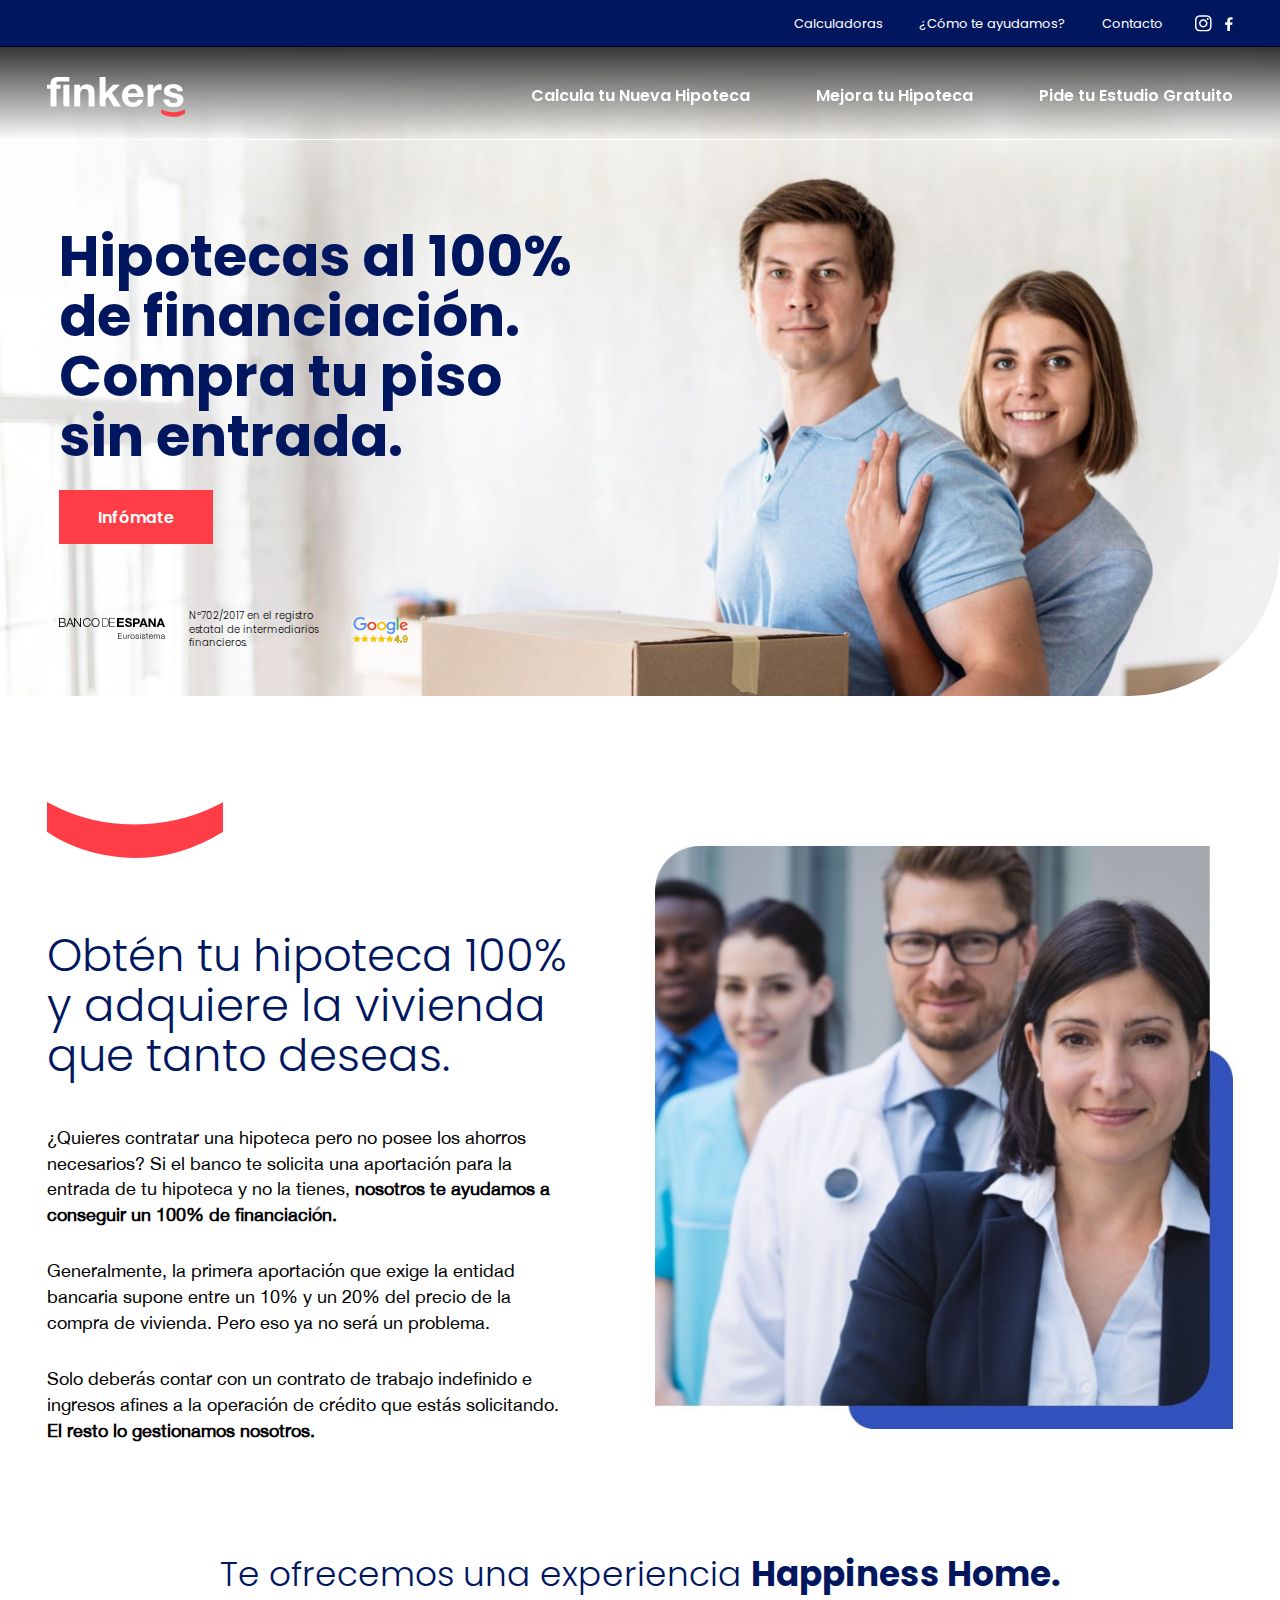
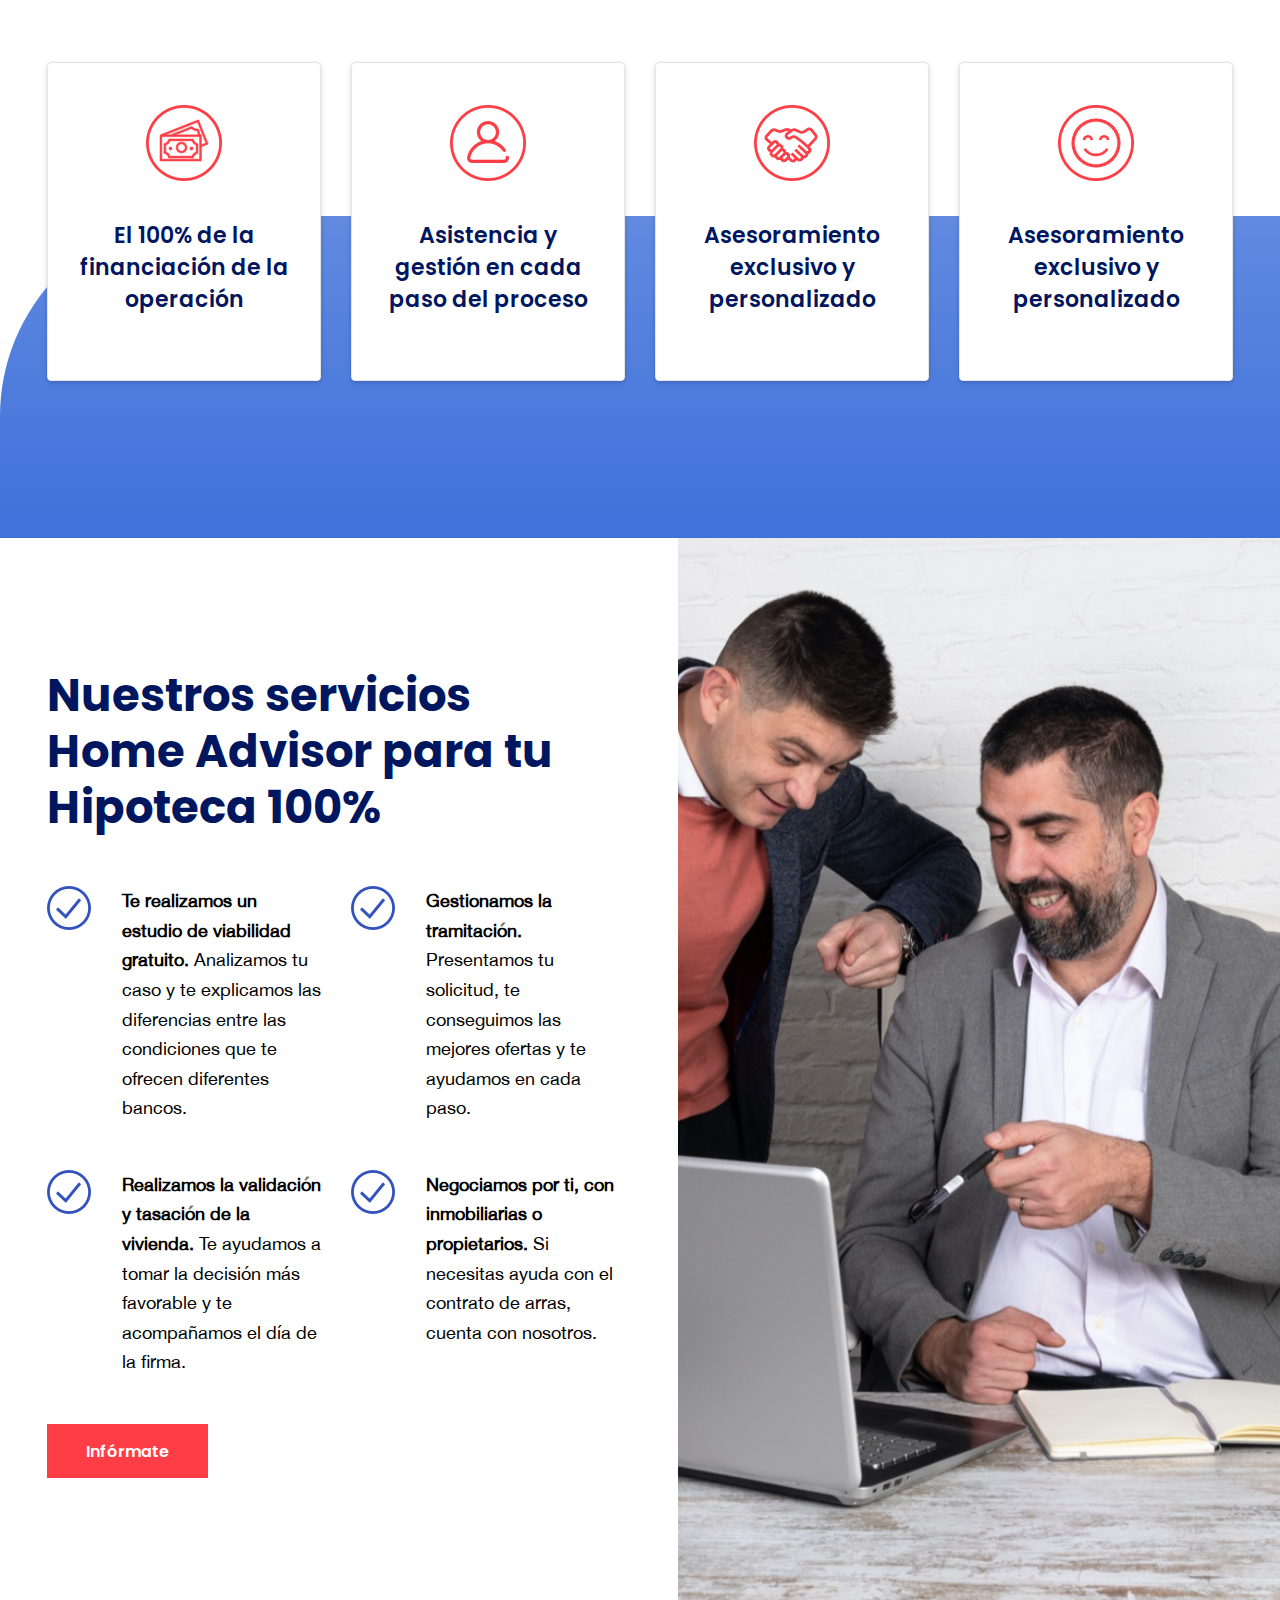
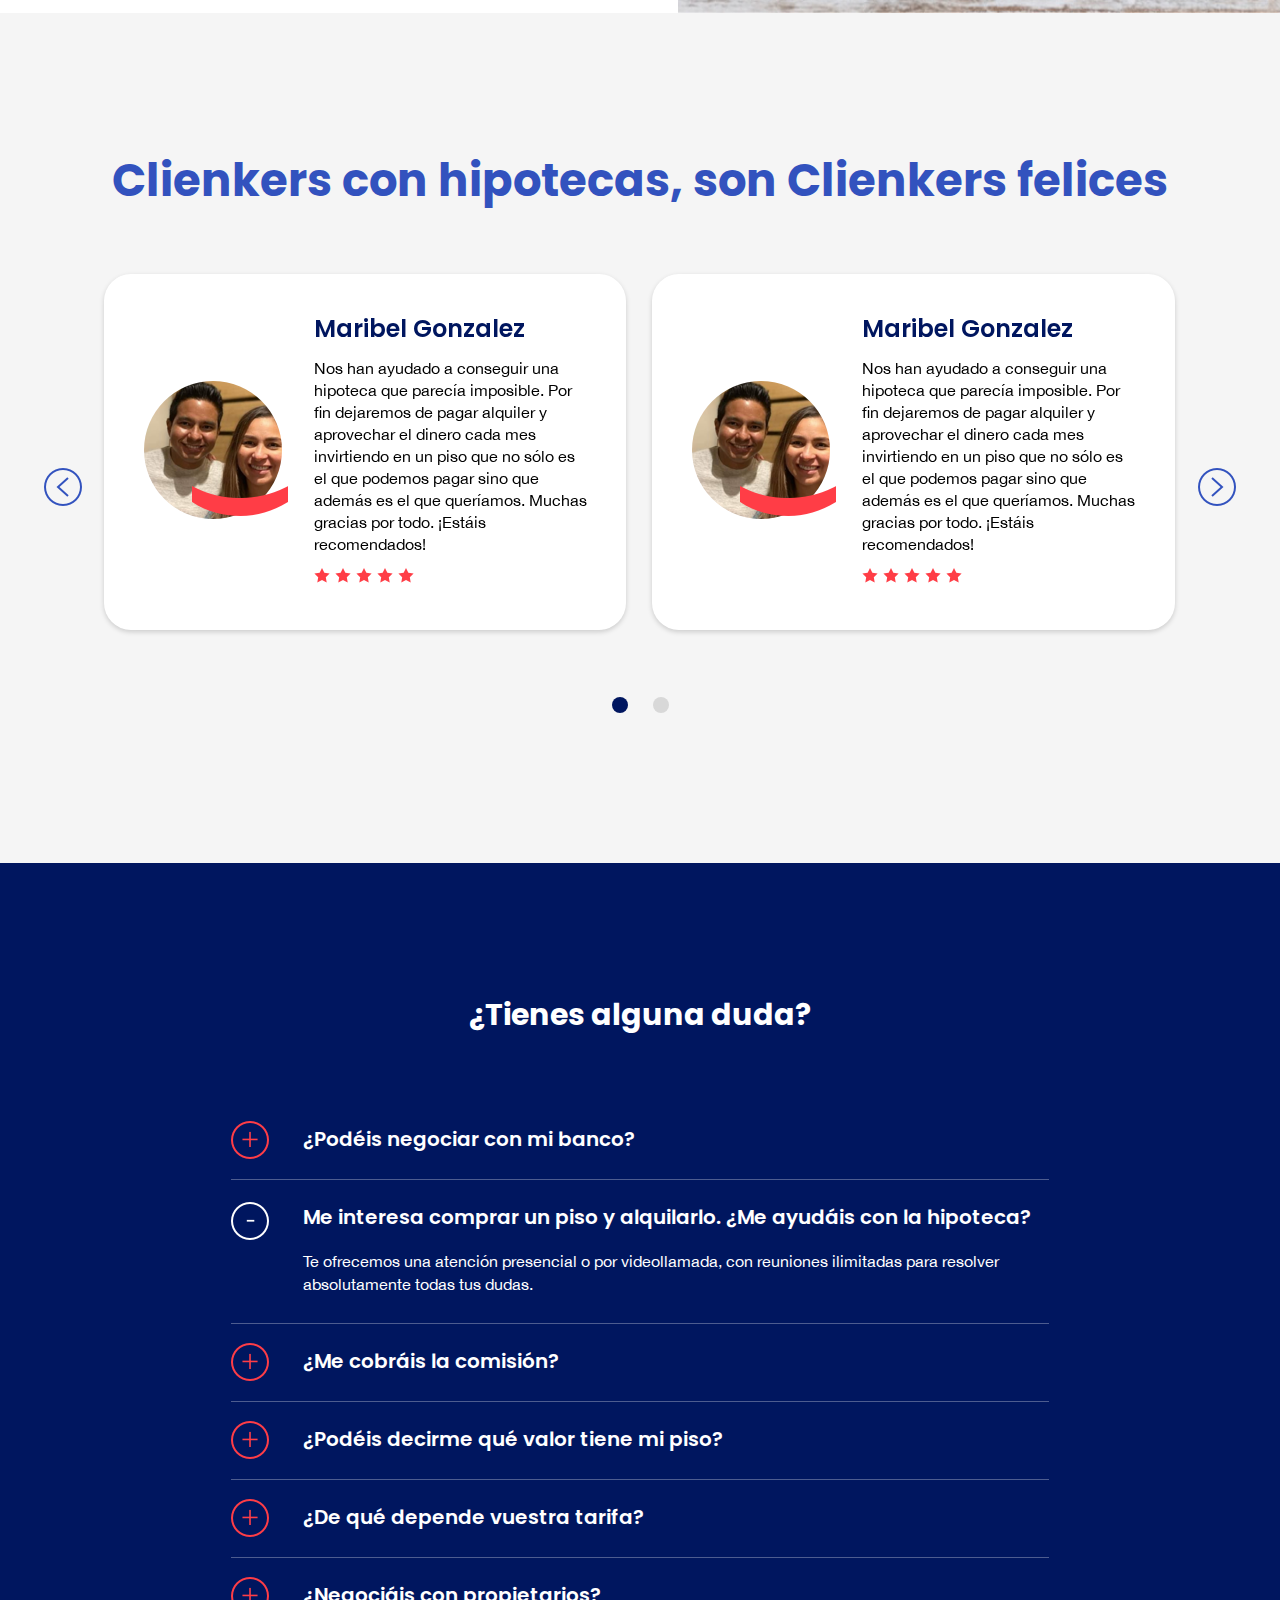
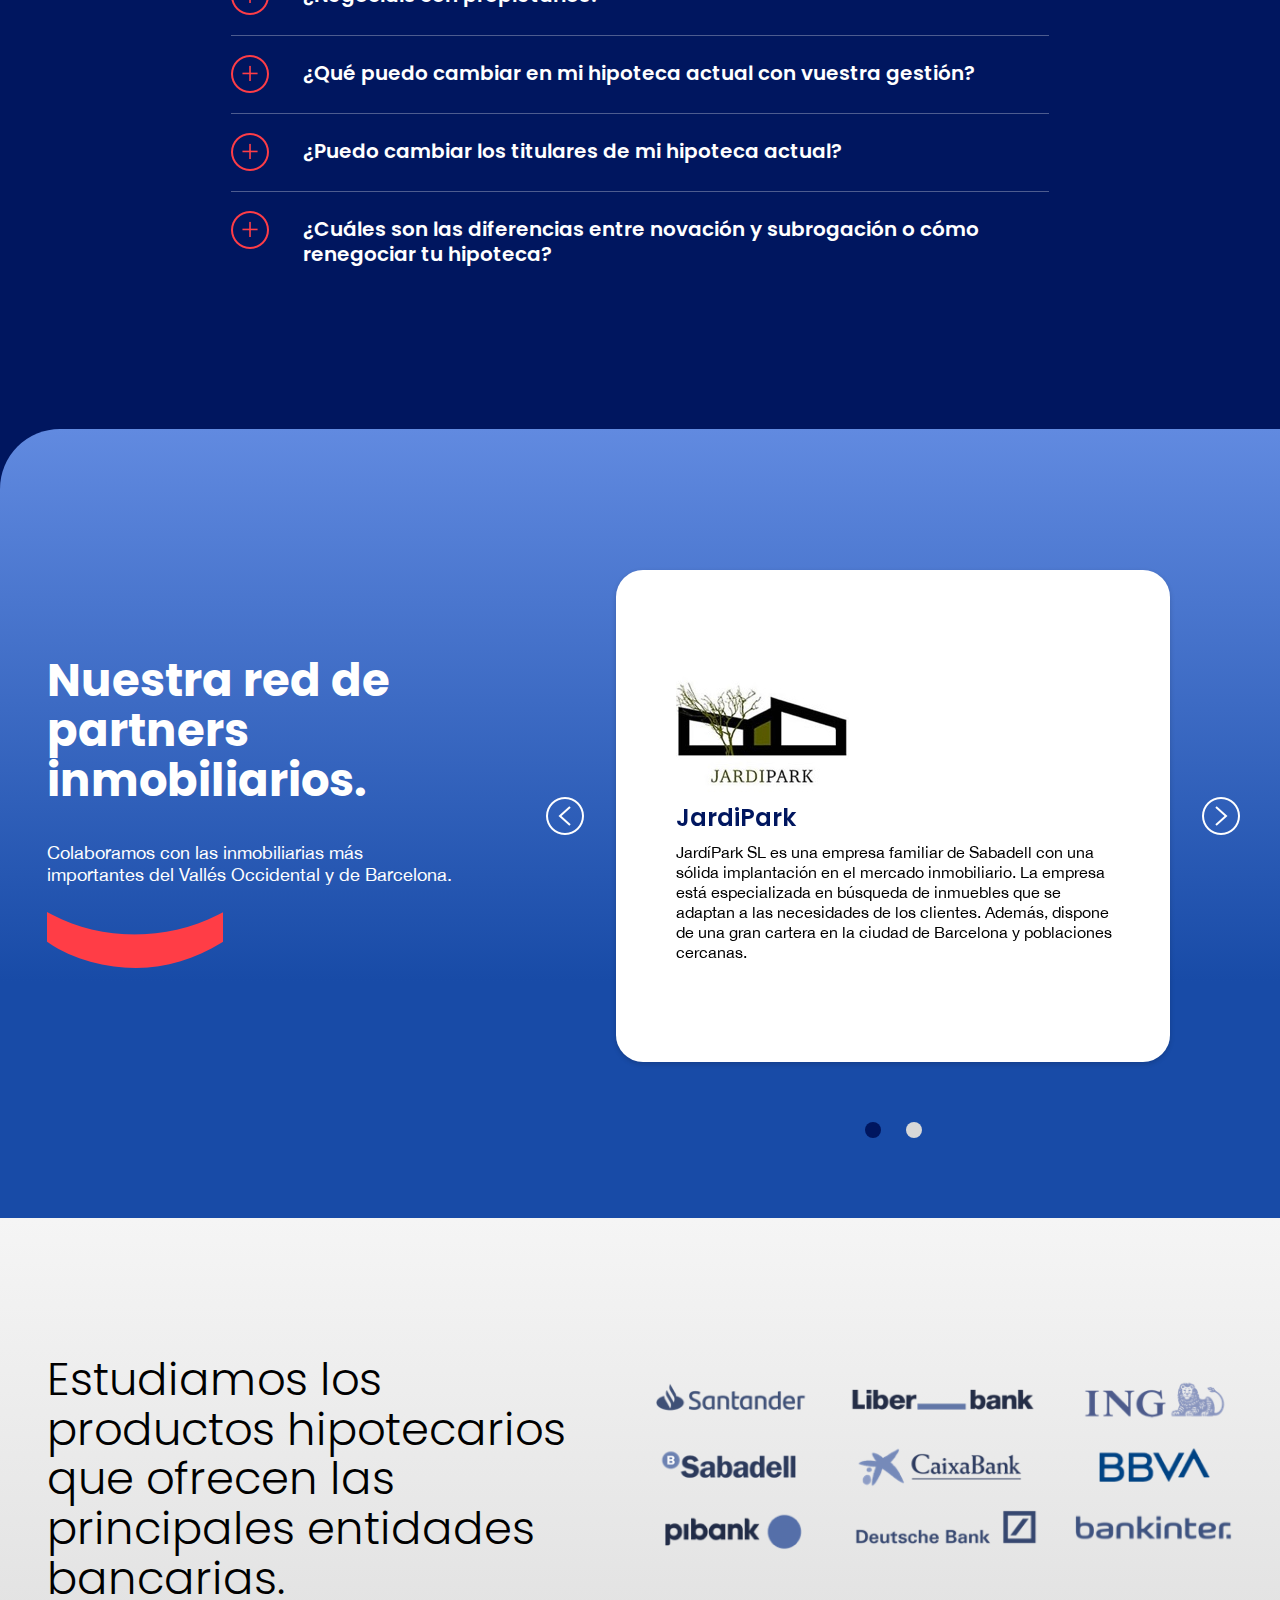
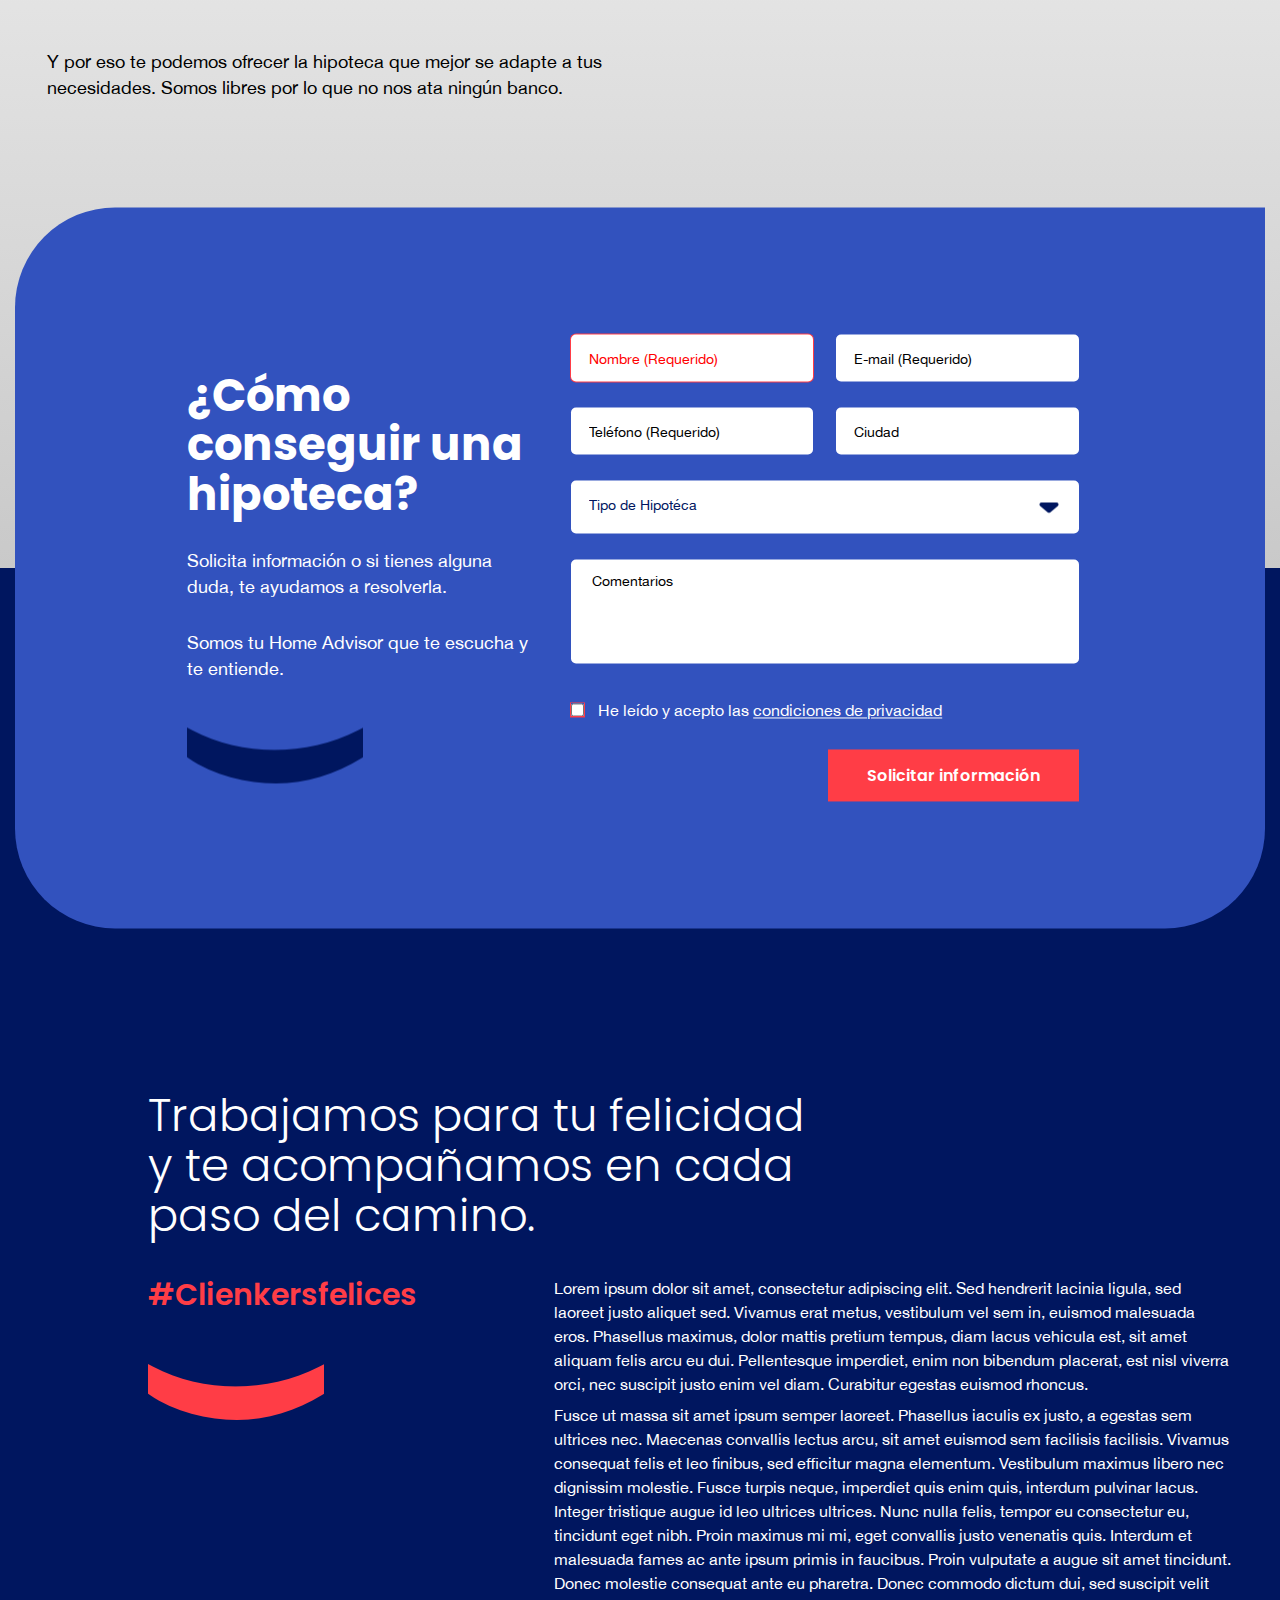
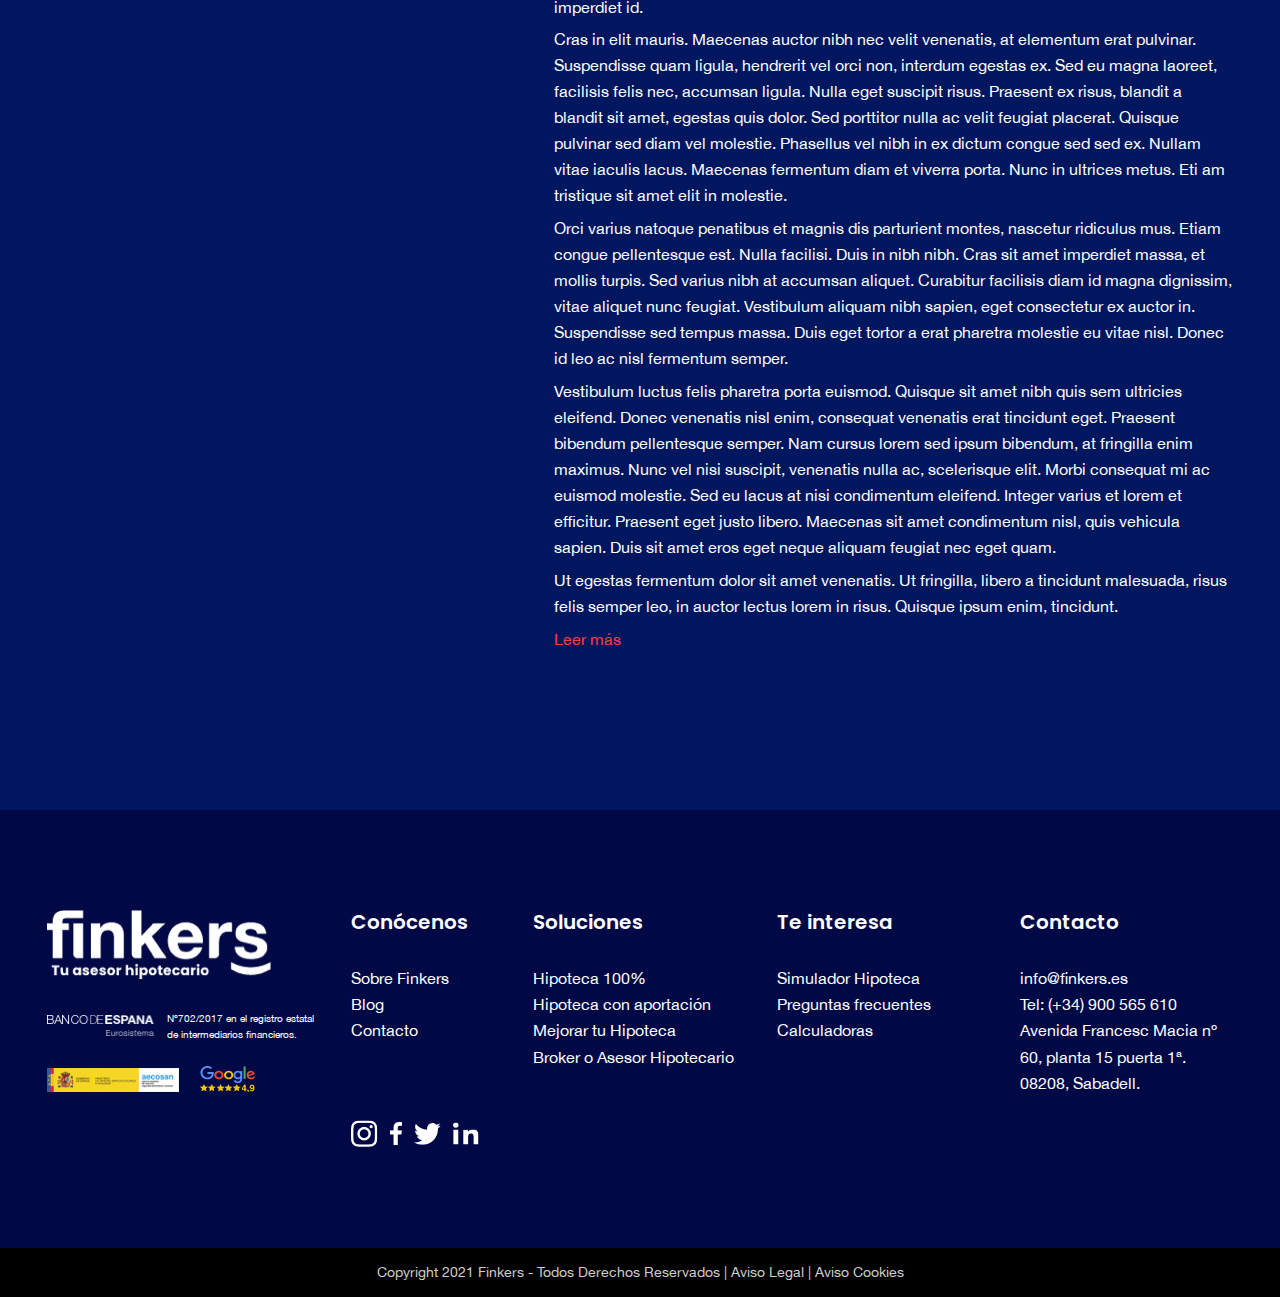
<file: hipotecas-1.html>
<!DOCTYPE html>
<html lang="es">
<head>
	<meta charset="utf-8">
	<title></title>
	<meta name="robots" content="noindex">
	<meta name="viewport" content="width=device-width, initial-scale=1, maximum-scale=1">

	<link rel="stylesheet" href="https://cdnjs.cloudflare.com/ajax/libs/OwlCarousel2/2.3.4/assets/owl.carousel.min.css" integrity="sha512-tS3S5qG0BlhnQROyJXvNjeEM4UpMXHrQfTGmbQ1gKmelCxlSEBUaxhRBj/EFTzpbP4RVSrpEikbmdJobCvhE3g==" crossorigin="anonymous" />
	<link rel="stylesheet" href="https://cdnjs.cloudflare.com/ajax/libs/OwlCarousel2/2.3.4/assets/owl.theme.default.css" integrity="sha512-OTcub78R3msOCtY3Tc6FzeDJ8N9qvQn1Ph49ou13xgA9VsH9+LRxoFU6EqLhW4+PKRfU+/HReXmSZXHEkpYoOA==" crossorigin="anonymous" />
	<link rel="stylesheet" href="css/main.min.css">
	<link rel="shortcut icon" href="img/qr_favicon.png" type="image/png">
	<link href="https://fonts.googleapis.com/css2?family=Poppins:wght@200;400;600&display=swap" rel="stylesheet">
	<!-- <link href="https://fonts.googleapis.com/css2?family=Poppins:wght@200;400;600&family=Roboto:wght@300;400;500&display=swap" rel="stylesheet"> -->
</head>
<body class="other hipotecas hipotecas1">
	<header>
		<div class="header-top">
			<div class="container">
				<div class="row">
					<div class="col-12">
						<nav class="col-5 col-md-12 p-0 d-flex justify-content-end ml-auto align-items-center">
							<a class="item-link" href="#">
								Calculadoras
							</a>
							<a class="item-link" href="#">
								¿Cómo te ayudamos?
							</a>
							<a class="item-link" href="#">
								Contacto
							</a>
							<ul class="p-0 m-0 social d-flex align-items-center">
								<li>
									<a href="#">
										<svg class="inline-svg-icon instagram">
											<use xlink:href="#instagram"></use>
										</svg>
									</a>
								</li>
								<li>
									<a href="#">
										<span class="icon icon-facebook"></span>
										<!-- <svg class="inline-svg-icon facebook">
											<use xlink:href="#facebook"></use>
										</svg> -->
									</a>
								</li>
							</ul>
						</nav>
					</div>
				</div>
			</div>
		</div>
		<div class="header-main">
			<div class="container">
				<div class="row align-items-center">
					<div class="col-3 col-md-2">
						<a class="logotype" href="">
							<!-- <img src="img/logotype.png" alt=""> -->
							<svg class="inline-svg-icon">
								<use xlink:href="#Group-20"></use>
							</svg>
						</a>
					</div>
					<div class="col-9 col-md-10">
						<nav class="ml-auto d-flex justify-content-end menu">
							<a class="item" href="#">Calcula tu Nueva Hipoteca</a>
							<a class="item" href="#">Mejora tu Hipoteca</a>
							<a class="item" href="#">Pide tu Estudio Gratuito </a>
						</nav>
					</div>
				</div>
			</div>
		</div>
		<div class="header-mobile">
			<div class="container">
				<div class="row align-items-center">
					<div class="col-6">
						<a class="logotype" href="">
							<svg class="inline-svg-icon">
								<use xlink:href="#Group-20"></use>
							</svg>
						</a>
					</div>
					<div class="col-6">
						<div class="mobile-menu-btn">
							<span class="item-line"></span>
							<span class="item-line"></span>
							<span class="item-line"></span>
						</div>
						<div class="nav-menu">
							<div>
								<span class="icon icon-b-bracket-sm red"></span>
							</div>
							<nav class="ml-auto menu">
								<ul class="list-unstyled menu">
									<li>
										<a class="item" href="#">Calcula tu Nueva Hipoteca</a>
									</li>
									<li>
										<a class="item" href="#">Mejora tu Hipoteca</a>
									</li>
									<li>
										<a class="item" href="#">Pide tu Estudio Gratuito </a>
									</li>
								</ul>
								<ul class="list-unstyled menu menu-second">
									<li>
										<a class="item" href="#">Calculadoras</a>
									</li>
									<li>
										<a class="item" href="#">¿Cómo te ayudamos?</a>
									</li>
									<li>
										<a class="item" href="#">Contacto</a>
									</li>
								</ul>
							</nav>
							<address>
								<ul class="list-unstyled">
									<li>
										info@finkers.es
									</li>
									<li>
										Tel: (+34) 900 565 610
									</li>
									<li>
										Avenida Francesc Macia nº 60, planta 15 puerta 1ª. 08208, Sabadell.
									</li>
								</ul>
							</address>
							<ul class="list-unstyled social d-flex align-items-center">
								<li>
									<a href="#">
										<span class="icon icon-instagram-m"></span>
									</a>
								</li>
								<li>
									<a href="#">
										<span class="icon icon-facebook"></span>
									</a>
								</li>
							</ul>
						</div>
					</div>
				</div>
			</div>
		</div>
	</header>
	<main>
		<section class="f_banner block-shadow">
			<div class="mobile-box-shadow"></div>
			<div class="slide">
				<picture>
					<source media="(max-width:575px)" srcset="img/hipotecas-1/mobile/header-copy.jpg">
					<source media="(max-width:990px)" srcset="img/hipotecas-1/table/finkers-header-tablet-home.jpg">
					<source media="(min-width:991px)" srcset="img/hipotecas-1/header.jpg">
					<source media="(min-width:1640px)" srcset="img/hipotecas-1/header@2x.jpg">
					<img class="img-responsive" src="img/hipotecas-1/header.jpg" alt="">
				</picture>
			</div>
			<div class="container">
				<div class="row">
					<div class="col-12">
						<div class="max-width">
							<h1 class="blue-dark">
								Hipotecas al 100%<br> 
								de financiación.<span class="small-display-br"></span>
								Compra tu piso<br> 
								sin entrada.
							</h1>
							<div class="block-btn">
								<a class="btn go-to" href="#form">Infómate</a>
							</div>
							<div class="sub-title">
								<div class="logotypes-and-text">
									<span class="icon icon-logo-bd-e black"></span>
									<div class="name">
										Nº702/2017 en el registro estatal de intermediarios financieros.
									</div>
									<span class="icon icon-google"></span>
								</div>
							</div>
						</div>
					</div>
				</div>
			</div>
		</section>
		<section class="f_hipoteca hipotecas paddingt-0">
			<div class="container">
				<div class="row align-items-center">
					<div class="col-md-6 col-sm-12">
						<div>
							<span class="icon icon-b-bracket red"></span>
						</div>
						<div class="content">
							<h2>
								Obtén tu hipoteca 100% y adquiere la vivienda que tanto deseas.
							</h2>
							<p>
								¿Quieres contratar una hipoteca pero no posee los ahorros necesarios? Si el banco te solicita una aportación para la entrada de tu hipoteca y no la tienes, <strong>nosotros te ayudamos a conseguir un 100% de financiación.</strong>
							</p>
							<p>
								Generalmente, la primera aportación que exige la entidad bancaria supone entre un 10% y un 20% del precio de la compra de vivienda. Pero eso ya no será un problema.
							</p>
							<p>
								Solo deberás contar con un contrato de trabajo indefinido e ingresos afines a la operación de crédito que estás solicitando. <strong>El resto lo gestionamos nosotros.</strong>
							</p>
						</div>
					</div>
					<div class="col-md-6 col-sm-12">
						<picture>
							<source srcset="img/hipotecas-1/mobile/group-11-copy.jpg" media="(max-width: 575px)">
							<source srcset="img/hipotecas-1/table/group-11-copy.jpg" media="(max-width: 991px)">
							<img class="img-responsive" src="img/hipotecas-1/group-11.jpg" alt="">
						</picture>
						
					</div>
				</div>
				<div class="row blog-list">
					<div class="col-12">
						<h3 class="title text-center">
							Te ofrecemos una experiencia <strong>Happiness Home.</strong>
						</h3>
					</div>
					<div class="col-lg-3 col-md-6 col-sm-12">
						<div class="blog-item">
							<div>
								<span class="icon icon-cash"></span>
							</div>
							<h3 class="text-center">
								El 100% de la<br> financiación de la<br> operación
							</h3>
						</div>
					</div>
					<div class="col-lg-3 col-md-6 col-sm-12">
						<div class="blog-item">
							<div>
								<span class="icon icon-people"></span>
							</div>
							<h3 class="text-center">
								Asistencia y<br> gestión en cada<br> paso del proceso
							</h3>
						</div>
					</div>
					<div class="col-lg-3 col-md-6 col-sm-12">
						<div class="blog-item last">
							<div>
								<span class="icon icon-hand"></span>
							</div>
							<h3 class="text-center">
								Asesoramiento<br> exclusivo y<br> personalizado
							</h3>
						</div>
					</div>
					<div class="col-lg-3 col-md-6 col-sm-12">
						<div class="blog-item last">
							<div>
								<span class="icon icon-smile"></span>
							</div>
							<h3 class="text-center">
								Asesoramiento<br> exclusivo y<br> personalizado
							</h3>
						</div>
					</div>
				</div>
			</div>
		</section>
		<section class="f_necesitas">
			<div class="container">
				<div class="row">
					<div class="col-md-12 col-lg-6">
						<div class="max-width">
							<h3 class="title blue-text">
								Nuestros servicios<br> Home Advisor para tu<br> Hipoteca 100%
							</h3>
							<ul class="list">
								<li>
									<span class="icon icon-check"></span><strong>Te realizamos un estudio de viabilidad gratuito.</strong> Analizamos tu caso y te explicamos las diferencias entre las condiciones que te ofrecen diferentes bancos.
								</li>
								<li>
									<span class="icon icon-check"></span><strong>Gestionamos la tramitación.</strong> Presentamos tu solicitud, te conseguimos las mejores ofertas y te ayudamos en cada paso.
								</li>
								<li>
									<span class="icon icon-check"></span><strong>Realizamos la validación y tasación de la vivienda.</strong> Te ayudamos a tomar la decisión más favorable y te acompañamos el día de la firma.
								</li>
								<li>
									<span class="icon icon-check"></span><strong>Negociamos por ti, con inmobiliarias o propietarios.</strong> Si necesitas ayuda con el contrato de arras, cuenta con nosotros.
								</li>
							</ul>
							<div class="block-btn">
								<a class="btn go-to" href="#form">Infórmate</a>
							</div>
						</div>
					</div>
				</div>
			</div>
		</section>
		<section class="f_clients">
			<div class="container">
				<div class="row">
					<div class="col-12">
						<h3 class="title">
							<strong>
								Clienkers con hipotecas, son Clienkers felices
							</strong>
						</h3>
					</div>
					<div class="col-12">
						<div class="f_clients__slider arrow-blue owl-carousel">
							<!-- item -->
							<div class="item">
								<div class="block-avatar">
									<img src="img/client/avatar/group-16.png" alt="">
								</div>
								<div class="block-content">
									<h4>
										Maribel Gonzalez
									</h4>
									<p>
										Nos han ayudado a conseguir una hipoteca que parecía imposible. Por fin dejaremos de pagar alquiler y aprovechar el dinero cada mes invirtiendo en un piso que no sólo es el que podemos pagar sino que además es el que queríamos. Muchas gracias por todo. ¡Estáis recomendados!
									</p>
									<div class="rating">
										<svg xmlns="http://www.w3.org/2000/svg" width="100" height="16" viewBox="0 0 100 16">
											<g fill="none" fill-rule="evenodd">
												<g fill="#FF3D46">
													<g>
														<path d="M8 12L3.298 14.472 4.196 9.236.392 5.528 5.649 4.764 8 0 10.351 4.764 15.608 5.528 11.804 9.236 12.702 14.472zM29 12L24.298 14.472 25.196 9.236 21.392 5.528 26.649 4.764 29 0 31.351 4.764 36.608 5.528 32.804 9.236 33.702 14.472zM50 12L45.298 14.472 46.196 9.236 42.392 5.528 47.649 4.764 50 0 52.351 4.764 57.608 5.528 53.804 9.236 54.702 14.472zM71 12L66.298 14.472 67.196 9.236 63.392 5.528 68.649 4.764 71 0 73.351 4.764 78.608 5.528 74.804 9.236 75.702 14.472zM92 12L87.298 14.472 88.196 9.236 84.392 5.528 89.649 4.764 92 0 94.351 4.764 99.608 5.528 95.804 9.236 96.702 14.472z" transform="translate(-475 -2823) translate(475 2823)"/>
													</g>
												</g>
											</g>
										</svg>
									</div>			
								</div>
							</div>
							<!-- /item -->
							<!-- item -->
							<div class="item">
								<div class="block-avatar">
									<img src="img/client/avatar/group-16.png" alt="">
								</div>
								<div class="block-content">
									<h4>
										Maribel Gonzalez
									</h4>
									<p>
										Nos han ayudado a conseguir una hipoteca que parecía imposible. Por fin dejaremos de pagar alquiler y aprovechar el dinero cada mes invirtiendo en un piso que no sólo es el que podemos pagar sino que además es el que queríamos. Muchas gracias por todo. ¡Estáis recomendados!
									</p>
									<div class="rating">
										<svg xmlns="http://www.w3.org/2000/svg" width="100" height="16" viewBox="0 0 100 16">
											<g fill="none" fill-rule="evenodd">
												<g fill="#FF3D46">
													<g>
														<path d="M8 12L3.298 14.472 4.196 9.236.392 5.528 5.649 4.764 8 0 10.351 4.764 15.608 5.528 11.804 9.236 12.702 14.472zM29 12L24.298 14.472 25.196 9.236 21.392 5.528 26.649 4.764 29 0 31.351 4.764 36.608 5.528 32.804 9.236 33.702 14.472zM50 12L45.298 14.472 46.196 9.236 42.392 5.528 47.649 4.764 50 0 52.351 4.764 57.608 5.528 53.804 9.236 54.702 14.472zM71 12L66.298 14.472 67.196 9.236 63.392 5.528 68.649 4.764 71 0 73.351 4.764 78.608 5.528 74.804 9.236 75.702 14.472zM92 12L87.298 14.472 88.196 9.236 84.392 5.528 89.649 4.764 92 0 94.351 4.764 99.608 5.528 95.804 9.236 96.702 14.472z" transform="translate(-475 -2823) translate(475 2823)"/>
													</g>
												</g>
											</g>
										</svg>
									</div>			
								</div>
							</div>
							<!-- /item -->
							<!-- item -->
							<div class="item">
								<div class="block-avatar">
									<img src="img/client/avatar/group-16.png" alt="">
								</div>
								<div class="block-content">
									<h4>
										Maribel Gonzalez
									</h4>
									<p>
										Nos han ayudado a conseguir una hipoteca que parecía imposible. Por fin dejaremos de pagar alquiler y aprovechar el dinero cada mes invirtiendo en un piso que no sólo es el que podemos pagar sino que además es el que queríamos. Muchas gracias por todo. ¡Estáis recomendados!
									</p>
									<div class="rating">
										<svg xmlns="http://www.w3.org/2000/svg" width="100" height="16" viewBox="0 0 100 16">
											<g fill="none" fill-rule="evenodd">
												<g fill="#FF3D46">
													<g>
														<path d="M8 12L3.298 14.472 4.196 9.236.392 5.528 5.649 4.764 8 0 10.351 4.764 15.608 5.528 11.804 9.236 12.702 14.472zM29 12L24.298 14.472 25.196 9.236 21.392 5.528 26.649 4.764 29 0 31.351 4.764 36.608 5.528 32.804 9.236 33.702 14.472zM50 12L45.298 14.472 46.196 9.236 42.392 5.528 47.649 4.764 50 0 52.351 4.764 57.608 5.528 53.804 9.236 54.702 14.472zM71 12L66.298 14.472 67.196 9.236 63.392 5.528 68.649 4.764 71 0 73.351 4.764 78.608 5.528 74.804 9.236 75.702 14.472zM92 12L87.298 14.472 88.196 9.236 84.392 5.528 89.649 4.764 92 0 94.351 4.764 99.608 5.528 95.804 9.236 96.702 14.472z" transform="translate(-475 -2823) translate(475 2823)"/>
													</g>
												</g>
											</g>
										</svg>
									</div>			
								</div>
							</div>
							<!-- /item -->
							<!-- item -->
							<div class="item">
								<div class="block-avatar">
									<img src="img/client/avatar/group-16.png" alt="">
								</div>
								<div class="block-content">
									<h4>
										Maribel Gonzalez
									</h4>
									<p>
										Nos han ayudado a conseguir una hipoteca que parecía imposible. Por fin dejaremos de pagar alquiler y aprovechar el dinero cada mes invirtiendo en un piso que no sólo es el que podemos pagar sino que además es el que queríamos. Muchas gracias por todo. ¡Estáis recomendados!
									</p>
									<div class="rating">
										<svg xmlns="http://www.w3.org/2000/svg" width="100" height="16" viewBox="0 0 100 16">
											<g fill="none" fill-rule="evenodd">
												<g fill="#FF3D46">
													<g>
														<path d="M8 12L3.298 14.472 4.196 9.236.392 5.528 5.649 4.764 8 0 10.351 4.764 15.608 5.528 11.804 9.236 12.702 14.472zM29 12L24.298 14.472 25.196 9.236 21.392 5.528 26.649 4.764 29 0 31.351 4.764 36.608 5.528 32.804 9.236 33.702 14.472zM50 12L45.298 14.472 46.196 9.236 42.392 5.528 47.649 4.764 50 0 52.351 4.764 57.608 5.528 53.804 9.236 54.702 14.472zM71 12L66.298 14.472 67.196 9.236 63.392 5.528 68.649 4.764 71 0 73.351 4.764 78.608 5.528 74.804 9.236 75.702 14.472zM92 12L87.298 14.472 88.196 9.236 84.392 5.528 89.649 4.764 92 0 94.351 4.764 99.608 5.528 95.804 9.236 96.702 14.472z" transform="translate(-475 -2823) translate(475 2823)"/>
													</g>
												</g>
											</g>
										</svg>
									</div>			
								</div>
							</div>
							<!-- /item -->
						</div>
					</div>
				</div>
			</div>
		</section>
		<section class="f_preguntas bg-blue">
			<div class="container">
				<div class="row">
					<div class="col-12">
						<h3 class="title">
							<strong>¿Tienes alguna duda?</strong>
						</h3>
					</div>
					<div class="col-12">
						<div class="tab-block">
							<!-- tab-block_item -->
							<div class="tab-block_item">
								<div class="item-title">
									¿Podéis negociar con mi banco?
								</div>
								<div class="content">
									<p>
										Podemos negociar con tu banco y con cualquier otro banco.
									</p>
								</div>
							</div>
							<!-- /tab-block_item -->
							<!-- tab-block_item -->
							<div class="tab-block_item">
								<div class="item-title active">
									Me interesa comprar un piso y alquilarlo. ¿Me ayudáis con la hipoteca?
								</div>
								<div class="content">
									<p>
										Te ofrecemos una atención presencial o por videollamada, con reuniones ilimitadas para resolver absolutamente todas tus dudas.
									</p>
								</div>
							</div>
							<!-- /tab-block_item -->
							<!-- tab-block_item -->
							<div class="tab-block_item">
								<div class="item-title">
									¿Me cobráis la comisión?
								</div>
								<div class="content">
									<p>
										Sabemos que una operación hipotecaria involucra gran cantidad de documentación. Te asistimos con el papeleo y simplificamos el proces
									</p>
								</div>
							</div>
							<!-- /tab-block_item -->
							<!-- tab-block_item -->
							<div class="tab-block_item">
								<div class="item-title">
									¿Podéis decirme qué valor tiene mi piso?
								</div>
								<div class="content">
									<p>
										¿Tienes elegida la casa de tus sueños? Te ayudamos a negociar con la inmobiliaria o el propietario para conseguir el mejor precio.
									</p>
								</div>
							</div>
							<!-- /tab-block_item -->
							<!-- tab-block_item -->
							<div class="tab-block_item">
								<div class="item-title">
									¿De qué depende vuestra tarifa?
								</div>
								<div class="content">
									<p>
										Si lo necesitas, validamos y tasamos la vivienda que has elegido para tu tranquilidad y seguridad.
									</p>
								</div>
							</div>
							<!-- /tab-block_item -->
							<!-- tab-block_item -->
							<div class="tab-block_item">
								<div class="item-title">
									¿Negociáis con propietarios?
								</div>
								<div class="content">
									<p>
										Trabajamos con las principales entidades bancarias, libres de condiciones y acuerdos. Te ayudamos con la gestión en el banco que elijas.
									</p>
								</div>
							</div>
							<!-- /tab-block_item -->
							<!-- tab-block_item -->
							<div class="tab-block_item">
								<div class="item-title">
									¿Qué puedo cambiar en mi hipoteca actual con vuestra gestión?
								</div>
								<div class="content">
									<ul>
										<li>- Te asistimos en la gestión de la tasación.</li>
										<li>- Redactamos o revisamos los documentos de compra (reservas, arras, etc).</li>
										<li>- Te ayudamos con la gestión de certificado eficiencia energética y cédula de habitabilidad.</li>
										<li>-Servicio de arquitecto en caso de que lo necesites.</li>
									</ul>
								</div>
							</div>
							<!-- /tab-block_item -->
							<!-- tab-block_item -->
							<div class="tab-block_item">
								<div class="item-title">
									¿Puedo cambiar los titulares de mi hipoteca actual?
								</div>
								<div class="content">
									<ul>
										<li>- Te asistimos en la gestión de la tasación.</li>
										<li>- Redactamos o revisamos los documentos de compra (reservas, arras, etc).</li>
										<li>- Te ayudamos con la gestión de certificado eficiencia energética y cédula de habitabilidad.</li>
										<li>-Servicio de arquitecto en caso de que lo necesites.</li>
									</ul>
								</div>
							</div>
							<!-- /tab-block_item -->
							<!-- tab-block_item -->
							<div class="tab-block_item">
								<div class="item-title">
									¿Cuáles son las diferencias entre novación y subrogación o cómo renegociar tu hipoteca?

								</div>
								<div class="content">
									<ul>
										<li>- Te asistimos en la gestión de la tasación.</li>
										<li>- Redactamos o revisamos los documentos de compra (reservas, arras, etc).</li>
										<li>- Te ayudamos con la gestión de certificado eficiencia energética y cédula de habitabilidad.</li>
										<li>-Servicio de arquitecto en caso de que lo necesites.</li>
									</ul>
								</div>
							</div>
							<!-- /tab-block_item -->
						</div>
					</div>
				</div>
			</div>
		</section>
		<section class="f_information max-width-xxl">
			<div class="container">
				<div class="row align-items-center">
					<div class="col-md-5 col-sm-12">
						<h3>
							<strong>Nuestra red de<br> partners inmobiliarios.</strong>			
						</h3>
						<p>
							Colaboramos con las inmobiliarias más<br> importantes del Vallés Occidental y de Barcelona.
						</p>
						<div>
							<span class="icon icon-b-bracket red"></span>
						</div>
					</div>
					<div class="col-md-7 col-sm-12">
						<div class="f_information__slider owl-carousel">
							<!-- item -->
							<div class="item">
								<img class="img-responsive" src="img/nuestra/bitmap.jpg" alt="">
								<h4>
									JardiPark
								</h4>
								<p>
									JardíPark SL es una empresa familiar de Sabadell con una sólida implantación en el mercado inmobiliario. La empresa está especializada en búsqueda de inmuebles que se adaptan a las necesidades de los clientes. Además, dispone de una gran cartera en la ciudad de Barcelona y poblaciones cercanas.
								</p>
							</div>
							<!-- /item -->
							<!-- item -->
							<div class="item">
								<img src="img/nuestra/bitmap.jpg" alt="">
								<h4>
									JardiPark
								</h4>
								<p>
									JardíPark SL es una empresa familiar de Sabadell con una sólida implantación en el mercado inmobiliario. La empresa está especializada en búsqueda de inmuebles que se adaptan a las necesidades de los clientes. Además, dispone de una gran cartera en la ciudad de Barcelona y poblaciones cercanas.
								</p>
							</div>
							<!-- /item -->
						</div>
					</div>
				</div>
			</div>
		</section>
		<section class="f_client">
			<div class="container">
				<div class="row align-items-center">
					<div class="hide-mobile col-12">
						<div class="row">
							<div class="col-md-12 col-lg-6">
								<div class="max-width">
									<h3 class="title">
										Estudiamos los<br> productos hipotecarios<br> que ofrecen las principales entidades bancarias.
									</h3>
									<p>
										Y por eso te podemos ofrecer la hipoteca que mejor se adapte a tus necesidades. Somos libres por lo que no nos ata ningún banco.
									</p>
								</div>
							</div>
							<div class="col-md-12 col-lg-6">
								<picture>
									<source media="(max-width:575px)" srcset="img/client/mobile/logos-bancos-copy.png">
									<source media="(max-width:990px)" srcset="img/client/table/logos-bancos-copy.png">
									<source media="(min-width:1640px)" srcset="img/client/logos-bancos.png">
									<img class="img-responsive" src="img/client/logos-bancos.png">
								</picture>
							</div>
						</div>
					</div>
					<div class="show-mobile col-12">
						<div class="row">
							<div class="col-md-12 col-lg-6">
								<div class="max-width">
									<h3 class="title">
										Estudiamos los<br> productos hipotecarios<br> que ofrecen las principales entidades bancarias.
									</h3>
								</div>
							</div>
							<div class="col-md-5">
								<p>
									Y por eso te podemos ofrecer la hipoteca que mejor se adapte a tus necesidades. Somos libres por lo que no nos ata ningún banco.
								</p>
							</div>
							<div class="col-md-7">
								<picture>
									<source media="(max-width:575px)" srcset="img/client/mobile/logos-bancos-copy.png">
									<source media="(max-width:990px)" srcset="img/client/table/logos-bancos-copy.png">
									<source media="(min-width:1640px)" srcset="img/client/logos-bancos.png">
									<img class="img-responsive" src="img/client/logos-bancos.png">
								</picture>
							</div>
						</div>
					</div>
				</div>
			</div>
		</section>
		<section id="form" class="f_form">
			<div class="container">
				<div class="row align-items-center">
					<div class="col-md-12 col-lg-5">
						<div class="max-width">
							<h3 class="title">
								¿Cómo conseguir una hipoteca?
							</h3>
							<p>
								Solicita información o si tienes alguna duda, te ayudamos a resolverla.
							</p>
							<p>
								Somos tu Home Advisor que te escucha y te entiende.
							</p>
							<div>
								<span class="icon icon-b-bracket"></span>
							</div>
						</div>
					</div>
					<div class="col-md-12 col-lg-7">
						<form action="" method="post">
							<div class="form-group">
								<div class="form-inline">
									<input name="name" class="error" type="text" placeholder="Nombre (Requerido)">
								</div>
								<div class="form-inline">
									<input name="email" type="email" placeholder="E-mail (Requerido)">
								</div>
							</div>
							<div class="form-group">
								<div class="form-inline">
									<input name="phone" type="tel" placeholder="Teléfono (Requerido)">
								</div>
								<div class="form-inline">
									<input name="cludad" type="text" placeholder="Ciudad">
								</div>
							</div>
							<div class="form-block">
								<div class="select">
									<select>
										<option value="choice">Tipo de Hipotéca</option>
										<option value="choice1">Tipo de Hipotéca 1</option>
										<option value="choice2">Tipo de Hipotéca 2</option>
										<option value="choice3">Tipo de Hipotéca 3</option>
									</select>
								</div>
							</div>
							<div class="form-block">
								<textarea placeholder="Comentarios"></textarea>
							</div>
							<div class="form-block">
								<label class="check-politics">
									<input type="checkbox" class="error" name="accept-politic">
									He leído y acepto las
								</label>
								<a href="#">condiciones de privacidad</a>
							</div>
							<div class="block-btn form-inline">
								<button type="submit" class="btn">Solicitar información</button>
							</div>
						</form>
						<div style="display: none" class="form-success">
							<span class="icon icon-success"></span>
							<p>
								<strong>Su mensaje se ha enviado con éxito.</strong><br>
								En breve nos pordemos en contacto contigo.
							</p>
						</div>
						<div style="display: none" class="form-error">
							<span class="icon icon-attention"></span>
							<p>
								<strong>Algo salió mal.</strong><br>
								Intentalo de nuevo más tarde.
							</p>
							<div class="block-btn">
								<a class="btn" href="">Volver a intentar</a>
							</div>
						</div>
					</div>
				</div>
			</div>
		</section>
		<section class="f_felices">
			<div class="container">
				<div class="row">
					<div class="offset-lg-1 col-md-12 col-lg-11">
						<h3 class="title">
							Trabajamos para tu felicidad<br> y te acompañamos en cada<br> paso del camino.
						</h3>
					</div>
					<div class="offset-lg-1 col-md-3 col-lg-4">
						<span class="tag">
							#Clienkersfelices
						</span>
						<span class="icon icon-b-bracket red"></span>
					</div>
					<div class="col-md-9 col-lg-7">
						<div class="content">
							<input type="checkbox" hidden name="lerma" id="lermas">
							<label class="lermas" for="lermas">Leer más</label>
							<div class="decr">
								<p>
									Lorem ipsum dolor sit amet, consectetur adipiscing elit. Sed hendrerit lacinia ligula, sed laoreet justo aliquet sed. Vivamus erat metus, vestibulum vel sem in, euismod malesuada eros. Phasellus maximus, dolor mattis pretium tempus, diam lacus vehicula est, sit amet aliquam felis arcu eu dui. Pellentesque imperdiet, enim non bibendum placerat, est nisl viverra orci, nec suscipit justo enim vel diam. Curabitur egestas euismod rhoncus. 
								</p>
								<p>
									Fusce ut massa sit amet ipsum semper laoreet. Phasellus iaculis ex justo, a egestas sem ultrices nec. Maecenas convallis lectus arcu, sit amet euismod sem facilisis facilisis. Vivamus consequat felis et leo finibus, sed efficitur magna elementum. Vestibulum maximus libero nec dignissim molestie. Fusce turpis neque, imperdiet quis enim quis, interdum pulvinar lacus. Integer tristique augue id leo ultrices ultrices. Nunc nulla felis, tempor eu consectetur eu, tincidunt eget nibh. Proin maximus mi mi, eget convallis justo venenatis quis. Interdum et malesuada fames ac ante ipsum primis in faucibus. Proin vulputate a augue sit amet tincidunt. Donec molestie consequat ante eu pharetra. Donec commodo dictum dui, sed suscipit velit imperdiet id.
								</p>
								<p>
									Cras in elit mauris. Maecenas auctor nibh nec velit venenatis, at elementum erat pulvinar. Suspendisse quam ligula, hendrerit vel orci non, interdum egestas ex. Sed eu magna laoreet, facilisis felis nec, accumsan ligula. Nulla eget suscipit risus. Praesent ex risus, blandit a blandit sit amet, egestas quis dolor. Sed porttitor nulla ac velit feugiat placerat. Quisque pulvinar sed diam vel molestie. Phasellus vel nibh in ex dictum congue sed sed ex. Nullam vitae iaculis lacus. Maecenas fermentum diam et viverra porta. Nunc in ultrices metus. Eti am tristique sit amet elit in molestie.
								</p>
								<p>
									Orci varius natoque penatibus et magnis dis parturient montes, nascetur ridiculus mus. Etiam congue pellentesque est. Nulla facilisi. Duis in nibh nibh. Cras sit amet imperdiet massa, et mollis turpis. Sed varius nibh at accumsan aliquet. Curabitur facilisis diam id magna dignissim, vitae aliquet nunc feugiat. Vestibulum aliquam nibh sapien, eget consectetur ex auctor in. Suspendisse sed tempus massa. Duis eget tortor a erat pharetra molestie eu vitae nisl. Donec id leo ac nisl fermentum semper.
								</p>
								<p>
									Vestibulum luctus felis pharetra porta euismod. Quisque sit amet nibh quis sem ultricies eleifend. Donec venenatis nisl enim, consequat venenatis erat tincidunt eget. Praesent bibendum pellentesque semper. Nam cursus lorem sed ipsum bibendum, at fringilla enim maximus. Nunc vel nisi suscipit, venenatis nulla ac, scelerisque elit. Morbi consequat mi ac euismod molestie. Sed eu lacus at nisi condimentum eleifend. Integer varius et lorem et efficitur. Praesent eget justo libero. Maecenas sit amet condimentum nisl, quis vehicula sapien. Duis sit amet eros eget neque aliquam feugiat nec eget quam.
								</p>
								<p>
									Ut egestas fermentum dolor sit amet venenatis. Ut fringilla, libero a tincidunt malesuada, risus felis semper leo, in auctor lectus lorem in risus. Quisque ipsum enim, tincidunt.
								</p>

							</div>
						</div>
					</div>
				</div>
			</div>
		</section>
	</main>
	<footer>
		<div class="footer_main">
			<div class="container">
				<div class="row">
					<div class="block block-1">
						<img src="img/finkers-marca-eslogan-negativo.png" alt="">
						<div class="logo-g">
							<span class="icon icon-logo-bd-e"></span>
							<div class="name">
								Nº702/2017 en el registro estatal de intermediarios financieros.
							</div>
						</div>
						<div class="block-icons">
							<span class="icon icon-associan"></span>
							<span class="icon icon-google"></span>
						</div>
					</div>
					<div class="block block-2">
						<h4>
							Conócenos
						</h4>
						<ul>
							<li><a href="">Sobre Finkers</a></li>
							<li><a href="">Blog</a></li>
							<li><a href="">Contacto</a></li>
						</ul>
						<div class="pc-social f_block-social">
							<ul class="social">
								<li>
									<a href="">
										<span class="icon icon-instagram-l"></span>
									</a>
								</li>
								<li>
									<a href="">
										<span class="icon icon-facebook-l"></span>
									</a>
								</li>
								<li>
									<a href="">
										<span class="icon icon-twitter-l"></span>
									</a>
								</li>
								<li>
									<a href="">
										<span class="icon icon-linked-in-l"></span>
									</a>
								</li>
							</ul>
						</div>
					</div>
					<div class="block">
						<h4>
							Soluciones
						</h4>
						<ul>
							<li><a href="">Hipoteca 100%</a></li>
							<li><a href="">Hipoteca con aportación</a></li>
							<li><a href="">Mejorar tu Hipoteca</a></li>
							<li><a href="">Broker o Asesor Hipotecario</a></li>
						</ul>
					</div>
					<div class="block">
						<h4>
							Te interesa
						</h4>
						<ul>
							<li><a href="">Simulador Hipoteca</a></li>
							<li><a href="">Preguntas frecuentes</a></li>
							<li><a href="">Calculadoras</a></li>
						</ul>
					</div>
					<div class="block">
						<h4>
							Contacto
						</h4>
						<address>
							<ul>
								<li><a href="mailto:info@finkers.es">info@finkers.es</a></li>
								<li><a href="tel:+34900565610">Tel: (+34) 900 565 610</a></li>
								<li>
									<a href="">Avenida Francesc Macia nº 60, planta 15 puerta 1ª. 08208, Sabadell.</a>
								</li>
							</ul>
						</address>
					</div>
					<div class="block mobile-social">
						<div class="f_block-social">
							<ul class="social">
								<li>
									<a href="">
										<span class="icon icon-instagram-l"></span>
									</a>
								</li>
								<li>
									<a href="">
										<span class="icon icon-facebook-l"></span>
									</a>
								</li>
								<li>
									<a href="">
										<span class="icon icon-twitter-l"></span>
									</a>
								</li>
								<li>
									<a href="">
										<span class="icon icon-linked-in-l"></span>
									</a>
								</li>
							</ul>
						</div>
					</div>
				</div>
			</div>
		</div>
		<div class="footer_copiryght">
			<div class="container">
				<div class="row">
					<div class="col-12">
					Copyright 2021 Finkers - <a href="">Todos Derechos Reservados</a> | <a href="">Aviso Legal</a> | <a href="">Aviso Cookies</a>
					</div>
				</div>
			</div>
		</div>
	</footer>
	<div style="display:none;">
		<svg width="781px" height="488px" viewBox="0 0 781 488" version="1.1" xmlns="http://www.w3.org/2000/svg" xmlns:xlink="http://www.w3.org/1999/xlink">
		    <title>Sprite</title>
			<defs>
		        <polygon id="path-1" points="0 0.256201052 16.5632202 0.256201052 16.5632202 16.3284423 0 16.3284423"></polygon>
		        <polygon id="path-3" points="0.2 0.3442 24.465 0.3442 24.465 8 0.2 8"></polygon>
		        <polygon id="path-5" points="0 0.18 22.293 0.18 22.293 29.6664 0 29.6664"></polygon>
		        <polygon id="path-7" points="0.6074 0.18 21.9804 0.18 21.9804 29.6664 0.6074 29.6664"></polygon>
		        <filter id="filter-9">
		            <feColorMatrix in="SourceGraphic" type="matrix" values="0 0 0 0 1.000000 0 0 0 0 0.239216 0 0 0 0 0.274510 0 0 0 1.000000 0"></feColorMatrix>
		        </filter>
		        <filter id="filter-10">
		            <feColorMatrix in="SourceGraphic" type="matrix" values="0 0 0 0 1.000000 0 0 0 0 0.239216 0 0 0 0 0.274510 0 0 0 1.000000 0"></feColorMatrix>
		        </filter>
		        <filter id="filter-11">
		            <feColorMatrix in="SourceGraphic" type="matrix" values="0 0 0 0 1.000000 0 0 0 0 0.239216 0 0 0 0 0.274510 0 0 0 1.000000 0"></feColorMatrix>
		        </filter>
		        <filter id="filter-12">
		            <feColorMatrix in="SourceGraphic" type="matrix" values="0 0 0 0 1.000000 0 0 0 0 0.239216 0 0 0 0 0.274510 0 0 0 1.000000 0"></feColorMatrix>
		        </filter>
		        <polygon id="path-13" points="0 0 176 0 176 56 0 56"></polygon>
		        <polygon id="path-15" points="0 0 176 0 176 56 0 56"></polygon>
		        <filter id="filter-17">
		            <feColorMatrix in="SourceGraphic" type="matrix" values="0 0 0 0 0.010615 0 0 0 0 0.110835 0 0 0 0 0.443387 0 0 0 1.000000 0"></feColorMatrix>
		        </filter>
		        <polygon id="path-18" points="0 0 248 0 248 79 0 79"></polygon>
		        <polygon id="path-20" points="0.000271448025 0.492996647 26.4118929 0.492996647 26.4118929 26.9649234 0.000271448025 26.9649234"></polygon>
		        <filter id="filter-22">
		            <feColorMatrix in="SourceGraphic" type="matrix" values="0 0 0 0 1.000000 0 0 0 0 0.239216 0 0 0 0 0.274510 0 0 0 1.000000 0"></feColorMatrix>
		        </filter>
		        <polygon id="path-23" points="0 0.256201052 16.5632202 0.256201052 16.5632202 16.3284423 0 16.3284423"></polygon>
			</defs>
			<g id="Sprite" stroke="none" stroke-width="1" fill="none" fill-rule="evenodd">
		        <g id="rrss" transform="translate(175.000000, 35.000000)">
		            <g id="instagram">
		                <g id="Group-3" transform="translate(0.000000, 0.043118)">
		                    <mask id="mask-2">
		                        <use xlink:href="#path-1"></use>
		                    </mask>
		                    <g id="Clip-2"></g>
		                    <path d="M8.28152499,0.256201052 C6.03278514,0.256201052 5.7510543,0.265818526 4.86670883,0.304288421 C3.98576798,0.343559772 3.38400451,0.479005861 2.8571423,0.678568441 C2.31240592,0.883741214 1.85023115,1.15864067 1.39060983,1.60505174 C0.930137363,2.05146282 0.646704217,2.50027826 0.434767721,3.02843786 C0.230491579,3.53976688 0.0900517322,4.12402841 0.0500476546,4.97918211 C0.0100435769,5.83593873 -0.000170230118,6.11003673 -0.000170230118,8.29240182 C-0.000170230118,10.4747669 0.0100435769,10.7488649 0.0500476546,11.6056215 C0.0900517322,12.4607752 0.230491579,13.0450368 0.434767721,13.5563658 C0.646704217,14.0845254 0.930137363,14.5325394 1.39060983,14.9797519 C1.85023115,15.4269644 2.31240592,15.7010624 2.8571423,15.9070367 C3.38400451,16.1049963 3.98576798,16.2412439 4.86670883,16.2805152 C5.7510543,16.3189851 6.03278514,16.3286026 8.28152499,16.3286026 C10.531116,16.3286026 10.8128468,16.3189851 11.6963412,16.2805152 C12.577282,16.2412439 13.1790455,16.1049963 13.7059077,15.9070367 C14.2506441,15.7010624 14.7119677,15.4269644 15.1724402,14.9797519 C15.6329126,14.5325394 15.9163458,14.0845254 16.1282823,13.5563658 C16.3325584,13.0450368 16.4729983,12.4607752 16.5130023,11.6056215 C16.5530064,10.7488649 16.5632202,10.4747669 16.5632202,8.29240182 C16.5632202,6.11003673 16.5530064,5.83593873 16.5130023,4.97918211 C16.4729983,4.12402841 16.3325584,3.53976688 16.1282823,3.02843786 C15.9163458,2.50027826 15.6329126,2.05146282 15.1724402,1.60505174 C14.7119677,1.15864067 14.2506441,0.883741214 13.7059077,0.678568441 C13.1790455,0.479005861 12.577282,0.343559772 11.6963412,0.304288421 C10.8128468,0.265818526 10.531116,0.256201052 8.28152499,0.256201052 M8.28152499,1.70443231 C10.4928142,1.70443231 10.7549686,1.71244687 11.6282491,1.75091676 C12.4351399,1.78698229 12.8734824,1.91761964 13.1654271,2.02822059 C13.5518494,2.17328415 13.8276222,2.34800159 14.1178646,2.6293127 C14.4072558,2.90982235 14.5868486,3.1775087 14.7375022,3.55339163 C14.8507052,3.83630565 14.985187,4.26187886 15.0226377,5.04490152 C15.0626417,5.89284212 15.0711532,6.14690372 15.0711532,8.29240182 C15.0711532,10.4378999 15.0626417,10.6919615 15.0226377,11.5399021 C14.985187,12.3229248 14.8507052,12.748498 14.7375022,13.0322135 C14.5868486,13.4072949 14.4072558,13.6749813 14.1178646,13.9554909 C13.8276222,14.236802 13.5518494,14.4115195 13.1654271,14.556583 C12.8734824,14.667184 12.4351399,14.7978213 11.6282491,14.8338869 C10.7549686,14.8723568 10.4928142,14.8803713 8.28152499,14.8803713 C6.07023577,14.8803713 5.80808138,14.8723568 4.93480088,14.8338869 C4.12791012,14.7978213 3.68956757,14.667184 3.39762292,14.556583 C3.01120055,14.4115195 2.73542776,14.236802 2.44518541,13.9554909 C2.15579421,13.6749813 1.97620144,13.4072949 1.82554778,13.0322135 C1.71234475,12.748498 1.57786296,12.3229248 1.54041233,11.5399021 C1.50040826,10.6919615 1.4927479,10.4378999 1.4927479,8.29240182 C1.4927479,6.14690372 1.50040826,5.89284212 1.54041233,5.04490152 C1.57786296,4.26187886 1.71234475,3.83630565 1.82554778,3.55339163 C1.97620144,3.1775087 2.15579421,2.90982235 2.44518541,2.6293127 C2.73542776,2.34800159 3.01120055,2.17328415 3.39762292,2.02822059 C3.68956757,1.91761964 4.12791012,1.78698229 4.93480088,1.75091676 C5.80893254,1.71244687 6.07023577,1.70443231 8.28152499,1.70443231" id="Fill-1" mask="url(#mask-2)"></path>
		                </g>
		                <path d="M8.28152499,11.0141469 C6.75711429,11.0141469 5.52124364,9.81436704 5.52124364,8.33568045 C5.52124364,6.85619241 6.75711429,5.65641256 8.28152499,5.65641256 C9.8059357,5.65641256 11.0418064,6.85619241 11.0418064,8.33568045 C11.0418064,9.81436704 9.8059357,11.0141469 8.28152499,11.0141469 M8.28152499,4.20898276 C5.93320052,4.20898276 4.02917666,6.05633917 4.02917666,8.33568045 C4.02917666,10.6150217 5.93320052,12.4623781 8.28152499,12.4623781 C10.6298495,12.4623781 12.5338733,10.6150217 12.5338733,8.33568045 C12.5338733,6.05633917 10.6298495,4.20898276 8.28152499,4.20898276" id="Fill-4"></path>
		                <path d="M13.6956939,4.04588643 C13.6956939,4.57805331 13.2505421,5.01003818 12.7024012,5.01003818 C12.153409,5.01003818 11.7082573,4.57805331 11.7082573,4.04588643 C11.7082573,3.51371955 12.153409,3.08173469 12.7024012,3.08173469 C13.2505421,3.08173469 13.6956939,3.51371955 13.6956939,4.04588643" id="Fill-6"></path>
		            </g>
		            <path d="M33.9471958,15.2434371 L33.9471958,8.84703714 L36.180365,8.84703714 L36.5146241,6.35352529 L33.9471958,6.35352529 L33.9471958,4.7614796 C33.9471958,4.04045518 34.1557099,3.54813881 35.2317059,3.54813881 L36.6045558,3.54739625 L36.6045558,1.31749271 C36.367391,1.2870478 35.5524354,1.21947497 34.6045721,1.21947497 C32.6252807,1.21947497 31.2699396,2.38157921 31.2699396,4.51495014 L31.2699396,6.35352529 L29.0311994,6.35352529 L29.0311994,8.84703714 L31.2699396,8.84703714 L31.2699396,15.2434371 L33.9471958,15.2434371 Z" id="facebook"></path>
		        </g>
		        <g id="Group-20" transform="translate(0, 0)">
		            <g id="Group-3" transform="translate(114.000000, 32.820300)">
		                <mask id="mask-4" fill="white">
		                    <use xlink:href="#path-3"></use>
		                </mask>
		                <g id="Clip-2"></g>
		                <path d="M23.771,0.7302 C21.958,1.6442 20.061,2.3282 18.132,2.7602 C14.298,3.6192 10.212,3.6382 6.397,2.7492 C4.512,2.3082 2.663,1.6222 0.899,0.7072 L0.2,0.3442 L0.2,4.3962 L0.404,4.5402 C1.227,5.1172 2.149,5.6312 3.145,6.0682 C4.135,6.5022 5.168,6.8672 6.214,7.1522 C7.259,7.4372 8.33,7.6522 9.396,7.7922 C10.461,7.9292 11.492,8.0002 12.46,8.0002 C14.508,8.0002 16.558,7.6962 18.553,7.0982 C20.542,6.5012 22.455,5.6462 24.236,4.5562 L24.465,4.4162 L24.465,0.3792 L23.771,0.7302 Z" id="Fill-1" fill="#FF3D46" mask="url(#mask-4)"></path>
		            </g>
		            <g id="Group-6" transform="translate(0.000000, 0.820300)">
		                <mask id="mask-6" fill="white">
		                    <use xlink:href="#path-5"></use>
		                </mask>
		                <g id="Clip-5"></g>
		                <path d="M10.791,0.1794 C8.365,0.1794 6.553,0.7934 5.354,2.0204 C4.623,2.7684 4.117,3.6484 3.832,4.6554 C3.649,5.2994 3.555,5.9954 3.555,6.7464 L3.555,8.0424 L0,8.0424 L0,12.0164 L3.555,12.0164 L3.555,29.6664 L9.495,29.6664 L9.495,12.0164 L13.594,12.0164 L13.594,8.0424 L9.495,8.0424 L9.495,7.1224 C9.495,6.2314 9.668,5.5964 10.018,5.2194 C10.365,4.8434 10.943,4.6564 11.75,4.6554 L11.76,4.6554 L13.928,4.6554 L22.293,4.6554 L22.293,0.1794 L10.791,0.1794 Z" id="Fill-4" fill="#FFFFFE" mask="url(#mask-6)"></path>
		            </g>
		            <path d="M22.2935,8.863 L22.2935,30.487 L18.9465,30.487 C17.5145,30.487 16.3545,29.327 16.3545,27.895 L16.3545,8.863 L22.2935,8.863 Z" id="Fill-7" fill="#FFFFFE"></path>
		            <path d="M32.9072,8.863 L32.9072,11.874 L33.0322,11.874 C33.7852,10.62 34.7612,9.707 35.9602,9.134 C37.1592,8.563 38.3862,8.277 39.6412,8.277 C41.2302,8.277 42.5332,8.494 43.5522,8.925 C44.5702,9.358 45.3712,9.958 45.9572,10.724 C46.5432,11.492 46.9532,12.426 47.1912,13.526 C47.4272,14.629 47.5462,15.848 47.5462,17.186 L47.5462,30.487 L41.6072,30.487 L41.6072,18.274 C41.6072,16.49 41.3282,15.158 40.7702,14.28 C40.2122,13.401 39.2232,12.962 37.8012,12.962 C36.1832,12.962 35.0122,13.443 34.2872,14.405 C33.5622,15.367 33.1992,16.95 33.1992,19.152 L33.1992,30.487 L27.2612,30.487 L27.2612,8.863 L32.9072,8.863 Z" id="Fill-9" fill="#FFFFFE"></path>
		            <g id="Group-13" transform="translate(52.000000, 0.820300)">
		                <mask id="mask-8" fill="white">
		                    <use xlink:href="#path-7"></use>
		                </mask>
		                <g id="Clip-12"></g>
		                <path d="M6.5464,0.1794 L6.5464,15.8224 L14.0334,8.0424 L21.0604,8.0424 L12.9044,15.9894 L21.9804,29.6664 L14.7864,29.6664 L8.8464,20.0044 L6.5464,22.2214 L6.5464,29.6664 L3.2044,29.6664 C1.7704,29.6664 0.6074,28.5034 0.6074,27.0694 L0.6074,0.1794 L6.5464,0.1794 Z" id="Fill-11" fill="#FFFFFE" mask="url(#mask-8)"></path>
		            </g>
		            <path d="M89.1421,13.9235 C88.4311,13.1435 87.3501,12.7525 85.9001,12.7525 C84.9521,12.7525 84.1651,12.9135 83.5381,13.2345 C82.9101,13.5545 82.4081,13.9515 82.0321,14.4255 C81.6551,14.9005 81.3901,15.4025 81.2371,15.9315 C81.0831,16.4615 80.9931,16.9355 80.9651,17.3535 L90.6271,17.3535 C90.3481,15.8485 89.8531,14.7045 89.1421,13.9235 M82.4291,25.3005 C83.3211,26.1655 84.6041,26.5975 86.2771,26.5975 C87.4751,26.5975 88.5081,26.2975 89.3721,25.6975 C90.2361,25.0985 90.7661,24.4635 90.9611,23.7945 L96.1901,23.7945 C95.3531,26.3885 94.0711,28.2425 92.3421,29.3585 C90.6131,30.4735 88.5211,31.0305 86.0681,31.0305 C84.3671,31.0305 82.8331,30.7595 81.4671,30.2155 C80.1001,29.6715 78.9431,28.8985 77.9951,27.8945 C77.0471,26.8905 76.3151,25.6915 75.7991,24.2965 C75.2831,22.9025 75.0261,21.3685 75.0261,19.6955 C75.0261,18.0785 75.2901,16.5725 75.8201,15.1785 C76.3501,13.7845 77.1021,12.5785 78.0791,11.5615 C79.0551,10.5425 80.2191,9.7405 81.5721,9.1555 C82.9241,8.5695 84.4221,8.2775 86.0681,8.2775 C87.9081,8.2775 89.5111,8.6325 90.8781,9.3435 C92.2441,10.0545 93.3671,11.0105 94.2451,12.2085 C95.1231,13.4075 95.7571,14.7745 96.1481,16.3085 C96.5381,17.8415 96.6781,19.4445 96.5661,21.1175 L80.9651,21.1175 C81.0491,23.0415 81.5371,24.4375 82.4291,25.3005" id="Fill-14" fill="#FFFFFE"></path>
		            <path d="M106.0967,8.863 C106.2047,8.863 106.2917,8.95 106.2917,9.058 L106.2917,12.878 L106.3757,12.878 C106.6537,12.209 107.0307,11.589 107.5047,11.017 C107.9787,10.446 108.5227,9.958 109.1367,9.552 C109.7487,9.149 110.4047,8.836 111.1017,8.612 C111.7987,8.389 112.5237,8.277 113.2777,8.277 C113.6277,8.277 114.0117,8.334 114.4297,8.446 C114.5137,8.468 114.5737,8.548 114.5737,8.635 L114.5737,13.774 C114.5737,13.894 114.4667,13.986 114.3477,13.967 C114.1187,13.927 113.8597,13.892 113.5697,13.861 C113.1797,13.819 112.8027,13.799 112.4407,13.799 C111.3527,13.799 110.4327,13.98 109.6797,14.342 C108.9277,14.705 108.3207,15.2 107.8607,15.827 C107.4007,16.455 107.0727,17.186 106.8777,18.023 C106.6817,18.859 106.5847,19.765 106.5847,20.742 L106.5847,27.895 C106.5847,29.327 105.4247,30.487 103.9927,30.487 L100.8407,30.487 C100.7327,30.487 100.6457,30.4 100.6457,30.292 L100.6457,9.058 C100.6457,8.95 100.7327,8.863 100.8407,8.863 L106.0967,8.863 Z" id="Fill-16" fill="#FFFFFE"></path>
		            <path d="M122.4795,25.112 C122.7445,25.573 123.0855,25.949 123.5045,26.242 C123.9225,26.535 124.4035,26.751 124.9475,26.89 C125.4915,27.03 126.0555,27.099 126.6415,27.099 C127.0595,27.099 127.4995,27.051 127.9585,26.953 C128.4185,26.856 128.8375,26.702 129.2135,26.493 C129.5905,26.284 129.9035,26.006 130.1545,25.656 C130.4055,25.307 130.5315,24.869 130.5315,24.339 C130.5315,23.447 129.9385,22.777 128.7535,22.331 C127.5675,21.885 125.9165,21.439 123.7975,20.993 C122.9325,20.798 122.0885,20.568 121.2665,20.302 C120.4435,20.038 119.7115,19.689 119.0705,19.257 C118.4295,18.825 117.9135,18.281 117.5225,17.626 C117.1325,16.97 116.9375,16.169 116.9375,15.22 C116.9375,13.827 117.2095,12.683 117.7535,11.791 C118.2965,10.898 119.0145,10.194 119.9075,9.678 C120.7995,9.163 121.8035,8.8 122.9185,8.591 C124.0335,8.382 125.1775,8.277 126.3485,8.277 C127.5195,8.277 128.6555,8.389 129.7575,8.612 C130.8585,8.836 131.8415,9.212 132.7065,9.741 C133.5705,10.271 134.2885,10.975 134.8605,11.853 C135.4315,12.732 135.7735,13.841 135.8855,15.178 L130.2385,15.178 C130.1545,14.036 129.7225,13.261 128.9415,12.857 C128.1605,12.453 127.2405,12.251 126.1815,12.251 C125.8465,12.251 125.4835,12.271 125.0935,12.313 C124.7035,12.355 124.3475,12.446 124.0275,12.586 C123.7065,12.725 123.4345,12.927 123.2115,13.192 C122.9875,13.457 122.8765,13.813 122.8765,14.258 C122.8765,14.788 123.0715,15.22 123.4625,15.555 C123.8535,15.889 124.3615,16.162 124.9895,16.371 C125.6165,16.58 126.3345,16.768 127.1435,16.935 C127.9515,17.102 128.7745,17.284 129.6115,17.479 C130.4755,17.675 131.3185,17.912 132.1415,18.19 C132.9635,18.469 133.6955,18.839 134.3375,19.299 C134.9785,19.758 135.4945,20.331 135.8855,21.013 C136.2755,21.697 136.4705,22.54 136.4705,23.544 C136.4705,24.966 136.1845,26.158 135.6135,27.12 C135.0415,28.082 134.2955,28.856 133.3755,29.441 C132.4555,30.027 131.4025,30.439 130.2175,30.675 C129.0325,30.912 127.8265,31.031 126.5995,31.031 C125.3445,31.031 124.1175,30.906 122.9185,30.655 C121.7195,30.403 120.6525,29.985 119.7195,29.399 C118.7845,28.814 118.0175,28.041 117.4185,27.078 C116.8185,26.117 116.4915,24.91 116.4355,23.461 L122.0825,23.461 C122.0825,24.102 122.2145,24.652 122.4795,25.112" id="Fill-18" fill="#FFFFFE"></path>
		        </g>
		        <image id="Bitmap" x="143" y="103" width="55" height="27" xlink:href="[data-uri]"></image>
		        <g id="Logo-BdE" transform="translate(21.000000, 105.000000)" fill="#FFFFFF">
		            <path d="M3.69078947,6.69033233 L0.888157895,6.69033233 L0.888157895,10.1570997 L3.69078947,10.1570997 C4.90789474,10.1570997 5.93421053,9.74924471 5.93421053,8.3489426 C5.93421053,7.26812689 5.125,6.69033233 3.69078947,6.69033233 Z M5.09210526,6.20770393 C6.13539004,6.36685026 6.8936861,7.31467529 6.84868421,8.40332326 C6.84868421,9.2734139 6.54605263,10.9796073 3.71710526,10.9796073 L0,10.9796073 L0,2 L3.69078947,2 C5.14473684,2 6.49342105,2.5234139 6.49342105,4.22280967 C6.50776106,5.13354702 5.93581823,5.94367566 5.09210526,6.20770393 Z M3.69078947,2.76812689 L0.888157895,2.76812689 L0.888157895,5.89501511 L3.69078947,5.89501511 C5.00657895,5.89501511 5.60526316,5.2152568 5.60526316,4.41314199 C5.60526316,3.35951662 4.96052632,2.76812689 3.69078947,2.76812689 Z M8.05921053,10.9796073 L7.10526316,10.9796073 L10.6184211,2 L11.5855263,2 L15,11 L14.0460526,11 L12.9868421,8.19939577 L9.10526316,8.19939577 L8.05921053,10.9796073 Z M12.6644737,7.41087613 L11.0657895,2.95845921 L9.38157895,7.43806647 L12.6644737,7.41087613 Z" id="Shape"></path>
		            <polygon id="Path" points="21.0956938 9.49432248 21.0956938 2 22 2 22 11 21.0086124 11 15.9043062 3.46479939 15.9043062 11 15 11 15 2 15.984689 2"></polygon>
		            <path d="M28.1011321,2.02608696 C29.8190698,1.92201853 31.3333849,3.14066991 31.5939623,4.83695652 L30.7109434,4.83695652 C30.4676257,3.59902837 29.3590434,2.72028456 28.0945912,2.76304348 C25.8445283,2.76304348 24.8895597,4.63478261 24.8895597,6.5 C24.8895597,8.36521739 25.8445283,10.2369565 28.0945912,10.2369565 C29.7232704,10.2369565 30.6651572,8.9326087 30.8221384,7.48478261 L31.7051572,7.48478261 C31.4827673,9.50652174 30.2465409,11 28.0945912,11 C25.3605031,11 24,8.85434783 24,6.5 C24,4.14565217 25.3605031,2 28.0945912,2 M36.5192453,11 C33.7851572,11 32.431195,8.85434783 32.431195,6.5 C32.431195,4.14565217 33.7851572,2 36.5192453,2 C39.2533333,2 40.6007547,4.14565217 40.6007547,6.5 C40.6007547,8.85434783 39.2402516,11 36.5192453,11 M36.5192453,2.76304348 C34.2691824,2.76304348 33.3142138,4.63478261 33.3142138,6.5 C33.3142138,8.36521739 34.2691824,10.2369565 36.5192453,10.2369565 C38.7693082,10.2369565 39.7177358,8.36521739 39.7177358,6.5 C39.7177358,4.63478261 38.7431447,2.78913043 36.5257862,2.78913043 M45.9381132,2.7173913 L43.7403774,2.7173913 L43.7403774,10.3347826 L46.0296855,10.3347826 C47.6191195,10.3347826 49.4244025,9.4673913 49.4244025,6.51304348 C49.4244025,3.02391304 47.1939623,2.7173913 45.9184906,2.7173913 M45.9773585,10.8304348 L43.1647799,10.8304348 L43.1647799,2.22826087 L46.003522,2.22826087 C49.0908176,2.22826087 50,4.34782609 50,6.52608696 C50,8.95869565 48.7572327,10.8434783 45.9773585,10.8434783" id="Shape"></path>
		            <polygon id="Path" points="50.6133333 6.57846854 50.6133333 10.4814253 56 10.4814253 56 11 50 11 50 2 55.9333333 2 55.9333333 2.52539803 50.6 2.52539803 50.6 6.09401061 55.6333333 6.09401061 55.6333333 6.61258529"></polygon>
		            <path d="M74,11 L75.9086796,11 L75.9086796,7.91055456 L77.8831756,7.91055456 C80.041958,7.91055456 80.8778281,6.54621348 80.8778281,5.1425164 C80.8778281,3.73881932 80.061703,2.3679189 77.9029206,2.3679189 L74,2.3679189 L74,11 Z M75.9086796,3.85032797 L77.38297,3.85032797 C78.2714932,3.85032797 79.05471,4.04710793 79.05471,5.16219439 C79.05471,6.27728086 78.2714932,6.47406082 77.38297,6.47406082 L75.9086796,6.47406082 L75.9086796,3.85032797 Z M80.2723159,11 L82.1809955,11 L82.8391608,9.07811568 L86.1299877,9.07811568 L86.788153,11 L88.7626491,11 L85.5047306,2.3679189 L83.5302345,2.3679189 L80.2723159,11 Z M84.4977376,4.50626118 L84.4977376,4.50626118 L85.5837104,7.66785927 L83.3459482,7.66785927 L84.4977376,4.50626118 Z M94.5281777,0 C94.5281777,0.229576625 94.3833813,0.419797257 94.0213904,0.419797257 C93.7416005,0.403736859 93.4681914,0.330032763 93.2184286,0.203339296 C92.9745884,0.0877503494 92.7111537,0.0187776359 92.4417935,0 C91.3755656,0 91.0728095,0.774001193 90.9148499,1.47584973 L91.6519951,1.47584973 C91.7243933,1.17412045 91.8362814,0.964221825 92.165364,0.964221825 C92.458529,0.984071643 92.7459119,1.05511865 93.0143974,1.17412045 C93.3333095,1.29208695 93.6684744,1.36066228 94.0082271,1.37745975 C94.3984716,1.40099564 94.771888,1.21616948 94.9888935,0.892069171 C95.1512298,0.613987895 95.2710188,0.313320398 95.3443028,0 L94.5281777,0 Z M89.486631,11 L91.2636775,11 L91.2636775,5.22778772 L91.2636775,5.22778772 L94.863842,11 L96.7659399,11 L96.7659399,2.3679189 L94.9823118,2.3679189 L94.9823118,8.14669052 L94.9823118,8.14669052 L91.3953106,2.3679189 L89.486631,2.3679189 L89.486631,11 Z M97.5425751,11 L99.4709996,11 L100.129165,9.07811568 L103.367339,9.07811568 L104.025504,11 L106,11 L102.781571,2.3679189 L100.807075,2.3679189 L97.5425751,11 Z M101.774578,4.50626118 L101.774578,4.50626118 L102.860551,7.66785927 L100.622789,7.66785927 L101.774578,4.50626118 Z" id="Shape"></path>
		            <polygon id="Path" points="59 23 63 23 63 22.5 59.5457364 22.5 59.5457364 20.1428571 62.7395349 20.1428571 62.7395349 19.6558442 59.5457364 19.6558442 59.5457364 17.487013 62.9565891 17.487013 62.9565891 17 59 17"></polygon>
		            <path d="M67.5222033,18.6170218 L66.9893238,18.6170218 L66.9893238,20.8254834 C66.9893238,21.6811837 66.5929135,22.5117163 65.6896178,22.5117163 C64.7863221,22.5117163 64.5523751,22.1090338 64.5263809,21.3540042 L64.5263809,18.6170218 L64,18.6170218 L64,21.3477123 C64,22.3229589 64.428903,22.9458583 65.520656,22.9458583 C66.1540227,22.9608581 66.7381676,22.6165967 67.015318,22.0649904 L67.015318,22.0649904 L67.015318,22.82002 L67.5027077,22.82002 L67.5222033,18.6170218 Z M68.8609005,22.82002 L69.3872814,22.82002 L69.3872814,20.5800988 C69.3692037,20.164435 69.5359657,19.7611974 69.8453449,19.4724815 C70.1547242,19.1837656 70.5770579,19.0372531 71.0054154,19.0700396 L71.0054154,18.5603946 C70.271944,18.4970751 69.5893244,18.9290125 69.3547888,19.6048522 L69.3547888,19.6048522 L69.3547888,18.6170218 L68.867399,18.6170218 L68.8609005,22.82002 Z M73.5268451,18.4911835 C72.2271391,18.4911835 71.4733096,19.5104735 71.4733096,20.7185209 C71.4733096,21.9265683 72.201145,22.964734 73.5268451,22.964734 C74.8525453,22.964734 75.5803806,21.945444 75.5803806,20.7373966 C75.5803806,19.5293492 74.8590438,18.5100593 73.5268451,18.5100593 M73.5268451,18.9442013 C74.5471143,18.9442013 75.0475012,19.837653 75.0475012,20.7373966 C75.0475012,21.6371403 74.5471143,22.530592 73.5268451,22.530592 C72.5065759,22.530592 72.0061891,21.6308484 72.0061891,20.7373966 C72.0061891,19.8439449 72.5065759,18.9442013 73.5268451,18.9442013 M79.8369178,19.8187773 C79.8305729,19.4286295 79.6536817,19.0593782 79.3501559,18.802687 C79.0466302,18.5459959 78.6449314,18.4259347 78.244778,18.4723078 C77.4779514,18.4723078 76.6136469,18.7931954 76.6136469,19.6488956 C76.6136469,20.3661737 77.1335293,20.5926826 77.8223735,20.7751481 L78.4722265,20.9198621 C78.9531177,21.0394085 79.4210119,21.1967063 79.4210119,21.6874756 C79.4210119,22.1782449 78.7321677,22.4865486 78.2382794,22.4865486 C77.9189244,22.5293864 77.5957282,22.4397343 77.3482525,22.2396621 C77.1007769,22.03959 76.9520097,21.7476825 76.9385734,21.4357991 L76.405694,21.4357991 C76.399302,21.8889238 76.6008485,22.3214476 76.9559514,22.6166648 C77.3110544,22.911882 77.7831217,23.0393717 78.244778,22.964734 C79.0505957,22.964734 79.986384,22.6123869 79.986384,21.7063513 C79.937842,21.0719615 79.4079468,20.5724152 78.7516633,20.5423473 L78.0433235,20.3850495 C77.6794058,20.2969627 77.1400279,20.1333729 77.1400279,19.6740633 C77.1400279,19.2147536 77.6989014,18.9504932 78.1732941,18.9504932 C78.4431565,18.9150617 78.7162781,18.9876407 78.9296499,19.1514861 C79.1430216,19.3153315 79.2782141,19.5562918 79.3040384,19.8187773 L79.8369178,19.8187773 Z M81.0976327,22.7948524 L81.6240136,22.7948524 L81.6240136,18.6170218 L81.0976327,18.6170218 L81.0976327,22.7948524 Z M81.0976327,17.799073 L81.6240136,17.799073 L81.6240136,17 L81.0976327,17 L81.0976327,17.799073 Z M86.1079994,19.8187773 C86.1037033,19.4279463 85.9274015,19.0574523 85.6233648,18.800329 C85.319328,18.5432057 84.9164366,18.4238772 84.5158595,18.4723078 C83.749033,18.4723078 82.8847285,18.7931954 82.8847285,19.6488956 C82.8847285,20.3661737 83.4046109,20.5926826 84.0999536,20.7751481 L84.7822992,20.9198621 C85.2566919,21.0394085 85.7310846,21.1967063 85.7310846,21.6874756 C85.7310846,22.1782449 85.0422404,22.4865486 84.5418536,22.4865486 C84.2228751,22.5273864 83.9008118,22.4370018 83.6538352,22.2373332 C83.4068587,22.0376646 83.2575493,21.7469671 83.2421476,21.4357991 L82.7157667,21.4357991 C82.7090099,21.8819413 82.9047069,22.308502 83.2511385,22.6027487 C83.5975701,22.8969954 84.0598696,23.0293137 84.5158595,22.964734 C85.3216772,22.964734 86.2574656,22.6123869 86.2574656,21.7063513 C86.2089236,21.0719615 85.6790284,20.5724152 85.0227449,20.5423473 L84.301408,20.3598818 C83.9439889,20.271795 83.4046109,20.1082053 83.4046109,19.6488956 C83.4046109,19.1895859 83.9569859,18.9253255 84.4313786,18.9253255 C84.7117871,18.8762055 85.0004857,18.9459342 85.2242103,19.1168166 C85.4479349,19.2876989 85.5851791,19.5433081 85.601114,19.8187773 L86.1079994,19.8187773 Z M88.2005261,17.3020119 L87.6741451,17.3020119 L87.6741451,18.5603946 L86.9008201,18.5603946 L86.9008201,18.9945366 L87.6611481,18.9945366 L87.6611481,21.8699411 C87.6611481,22.5872192 87.8950952,22.8137281 88.6034349,22.8137281 C88.7593997,22.8137281 88.9088659,22.8137281 89.0713291,22.8137281 L89.0713291,22.3732942 C88.9198581,22.3828731 88.767903,22.3828731 88.616432,22.3732942 C88.2395173,22.3732942 88.187529,22.1530772 88.187529,21.8196058 L88.187529,18.9882447 L89.0713291,18.9882447 L89.0713291,18.5541026 L88.2005261,18.5541026 L88.2005261,17.3020119 Z M93.8347517,20.8066077 C93.8802414,19.6237279 93.3213678,18.4471401 91.9241838,18.4471401 C90.5269998,18.4471401 89.9746248,19.5608088 89.9746248,20.6681856 C89.9746248,21.7755624 90.552994,22.895523 91.9241838,22.895523 C92.8725228,22.9660418 93.7095754,22.2999274 93.8217546,21.3854637 L93.2888751,21.3854637 C93.1921046,22.0330989 92.59882,22.5008421 91.9241838,22.461381 C90.9104131,22.461381 90.5075043,21.5553454 90.4945072,20.8066077 L93.8347517,20.8066077 Z M90.4945007,20.4479686 C90.4921861,19.6632185 91.1159816,19.0098411 91.9241838,18.9504932 C92.3139954,18.9682825 92.680106,19.1368682 92.9403546,19.4184168 C93.2006033,19.6999654 93.3331938,20.070897 93.3083707,20.4479686 L90.4945007,20.4479686 Z M94.8875135,22.8451877 L95.4138945,22.8451877 L95.4138945,20.4479686 C95.4138945,19.5671007 95.7973078,18.9001579 96.7136005,18.9001579 C97.3634535,18.9001579 97.6298932,19.3720514 97.6233947,19.9446155 L97.6233947,22.7948524 L98.1497756,22.7948524 L98.1497756,20.4479686 C98.1497756,19.6677713 98.4097168,18.9316175 99.3325081,18.9316175 C100.086338,18.9316175 100.352777,19.3091323 100.352777,20.0012428 L100.352777,22.8263119 L100.885657,22.8263119 L100.885657,19.9697832 C100.885657,18.9756609 100.398267,18.4974754 99.4429831,18.4974754 C98.8557148,18.4773131 98.3130392,18.7995055 98.0652948,19.3154242 C97.8993484,18.7929405 97.3802554,18.452646 96.817577,18.4974754 C96.2156201,18.4725579 95.6570678,18.8000108 95.4008974,19.328008 L95.4008974,19.328008 L95.4008974,18.6170218 L94.9135077,18.6170218 L94.8875135,22.8451877 Z M105.005725,21.2155821 C104.998107,21.5893754 104.831052,21.9434492 104.544218,22.1937499 C104.257383,22.4440507 103.876349,22.5682571 103.491567,22.5368839 C103.244803,22.5595018 102.99919,22.4836594 102.811515,22.3268919 C102.62384,22.1701244 102.510353,21.946005 102.497292,21.7063513 C102.497292,20.8821107 103.615039,20.8884026 104.518335,20.7373966 C104.661303,20.7373966 104.89525,20.6681856 104.966734,20.5486392 L104.966734,20.5486392 L105.005725,21.2155821 Z M102.711744,19.9257398 C102.711744,19.2462131 103.212131,18.9504932 103.868482,18.9504932 C104.524834,18.9504932 105.005725,19.1203749 105.005725,19.8124854 C105.005725,20.278087 104.765279,20.3347142 104.323379,20.3850495 C103.179638,20.5171797 101.990407,20.5549312 101.990407,21.7378109 C101.990407,22.5872192 102.64026,22.9961936 103.446078,22.9961936 C104.102948,23.0398931 104.724634,22.7043968 105.031719,22.1404934 L105.031719,22.1404934 C105.031719,22.5746354 105.109701,22.8703553 105.649079,22.8703553 C105.766933,22.8735444 105.884755,22.8629818 106,22.8388958 L106,22.3355427 C105.94665,22.3583523 105.889317,22.3711623 105.831038,22.3732942 C105.743533,22.3818924 105.65681,22.3510202 105.595898,22.2895881 C105.534987,22.228156 105.506665,22.1430003 105.519109,22.0586985 L105.519109,19.8187773 C105.519109,18.6925247 104.680798,18.4660159 103.92047,18.4660159 C102.926195,18.4660159 102.211357,18.893866 102.159369,19.8754045 L102.711744,19.9257398 Z" id="Shape"></path>
		            <polygon id="Path" points="58 11 65 11 65 9.3381459 60.023 9.3381459 60.023 7.13601824 64.51 7.13601824 64.51 5.59726444 60.023 5.59726444 60.023 3.67553191 64.881 3.67553191 64.881 2 58 2"></polygon>
		            <path d="M66,7.93435449 C66,10.0612691 67.7025316,11 69.5443038,11 C71.8037975,11 73,9.81838074 73,8.23632385 C73,6.26695842 71.1392405,5.87964989 70.5316456,5.72210066 C68.4493671,5.16411379 68.0506329,5.06564551 68.0506329,4.40919037 C68.0506329,3.75273523 68.7278481,3.47045952 69.2911392,3.47045952 C70.164557,3.47045952 70.8734177,3.73304158 70.9303797,4.7833698 L72.7025316,4.7833698 C72.7025316,2.81400438 71.1075949,2 69.3734177,2 C67.8670886,2 66.2594937,2.84682713 66.2594937,4.62582057 C66.2594937,6.24726477 67.5253165,6.73960613 68.7405063,7.0809628 C69.9556962,7.42231947 71.2088608,7.57330416 71.2088608,8.50547046 C71.2088608,9.43763676 70.2341772,9.58205689 69.5949367,9.58205689 C68.6139241,9.58205689 67.7531646,9.12910284 67.7531646,7.9868709 L66,7.93435449 Z" id="Path"></path>
		        </g>
		        <g filter="url(#filter-9)" id="question">
		            <g transform="translate(614.000000, 19.000000)">
		                <path d="M26.097561,36.7073171 C26.097561,37.8118767 25.2021206,38.7073171 24.097561,38.7073171 C22.9930014,38.7073171 22.097561,37.8118767 22.097561,36.7073171 C22.097561,35.6027575 22.9930014,34.7073171 24.097561,34.7073171 C25.2021206,34.7073171 26.097561,35.6027575 26.097561,36.7073171 Z" id="Path" fill="#000000" fill-rule="nonzero"></path>
		                <path d="M24.5,49 C10.9901581,49 0,38.0098419 0,24.5 C0,10.9901581 10.9901581,0 24.5,0 C38.0098419,0 49,10.9901581 49,24.5 C49,38.0098419 38.0098419,49 24.5,49 Z M24.5,3.0625 C12.6787949,3.0625 3.0625,12.6787949 3.0625,24.5 C3.0625,36.3212051 12.6787949,45.9375 24.5,45.9375 C36.3212051,45.9375 45.9375,36.3212051 45.9375,24.5 C45.9375,12.6787949 36.3212051,3.0625 24.5,3.0625 Z" id="Shape" fill="#000000" fill-rule="nonzero"></path>
		                <path d="M24.097561,30.7073171 C23.3182753,30.7073171 22.6858165,30.0822106 22.6858165,29.3119841 L22.6858165,27.4329175 C22.6858165,25.6618393 23.8228637,24.0747161 25.5130967,23.485038 C27.762375,22.7018666 29.2740721,20.3332752 29.2740721,18.6143176 C29.2740721,15.7919705 26.9531036,13.4979831 24.097561,13.4979831 C21.2420184,13.4979831 18.9210498,15.7919705 18.9210498,18.6143176 C18.9210498,19.3845441 18.2885911,20.0096506 17.5093054,20.0096506 C16.7300197,20.0096506 16.097561,19.3845441 16.097561,18.6143176 C16.097561,14.2552646 19.685515,10.7073171 24.097561,10.7073171 C28.509607,10.7073171 32.097561,14.2552646 32.097561,18.6143176 C32.097561,21.7177072 29.6183916,25.0125462 26.4523066,26.1176389 C25.8877466,26.3128357 25.5093054,26.8428988 25.5093054,27.4346208 L25.5093054,29.3119841 C25.5093054,30.0822106 24.8768466,30.7073171 24.097561,30.7073171 L24.097561,30.7073171 Z" id="Path" fill="#000000" fill-rule="nonzero"></path>
		            </g>
		        </g>
		        <g id="Group-25" transform="translate(496.000000, 19.000000)">
		            <g filter="url(#filter-10)" id="escritura">
		                <g transform="translate(15.000000, 11.500000)">
		                    <path d="M16,12 C16,11.72385 15.5632195,11.5 15.0243902,11.5 L4.97560976,11.5 C4.43678049,11.5 4,11.72385 4,12 C4,12.27615 4.43678049,12.5 4.97560976,12.5 L15.0243902,12.5 C15.5632195,12.5 16,12.27615 16,12 Z" id="Path" fill="#000000" fill-rule="nonzero"></path>
		                    <path d="M4.96904507,15.5 C4.43384148,15.5 4,15.72385 4,16 C4,16.27615 4.43384148,16.5 4.96904507,16.5 L11.0309549,16.5 C11.5661585,16.5 12,16.27615 12,16 C12,15.72385 11.5661585,15.5 11.0309549,15.5 L4.96904507,15.5 Z" id="Path" fill="#000000" fill-rule="nonzero"></path>
		                    <path d="M7.23789016,24.46875 L3.94196443,24.46875 C2.85516484,24.46875 1.97098221,23.5575313 1.97098221,22.4375 L1.97098221,4.5625 C1.97098221,3.44246875 2.85516484,2.53125 3.94196443,2.53125 L16.0580356,2.53125 C17.1448352,2.53125 18.0290178,3.44246875 18.0290178,4.5625 L18.0290178,10.8085938 C18.0290178,11.3695234 18.4702222,11.8242188 19.0145089,11.8242188 C19.5587956,11.8242188 20,11.3695234 20,10.8085938 L20,4.5625 C20,2.3224375 18.2316348,0.5 16.0580356,0.5 L3.94196443,0.5 C1.76836524,0.5 0,2.3224375 0,4.5625 L0,22.4375 C0,24.6775625 1.76836524,26.5 3.94196443,26.5 L7.23789016,26.5 C7.7821769,26.5 8.22338127,26.0453047 8.22338127,25.484375 C8.22338127,24.9234453 7.7821769,24.46875 7.23789016,24.46875 Z" id="Path" fill="#000000" fill-rule="nonzero"></path>
		                    <path d="M22.129836,15.4506055 C20.9696751,14.1833031 19.0819962,14.1832489 17.9225792,15.4497387 L12.4772026,21.3848353 C12.3615535,21.5108938 12.2762549,21.6661511 12.2287455,21.8369016 L11.0428463,26.1016011 C10.9377107,26.4797224 11.0293076,26.8902929 11.2819305,27.1731255 C11.4711744,27.3849926 11.7282606,27.5 11.9919425,27.5 C12.0801671,27.5 12.1692348,27.487107 12.2566659,27.4606169 L16.2599994,26.2492743 C16.4247448,26.1994359 16.5749101,26.1039305 16.6959152,25.9719672 L22.1298856,20.0473259 C23.2900464,18.7800235 23.2900464,16.7180162 22.129836,15.4506055 Z M15.47912,24.2371054 L13.46508,24.8465416 L14.0544838,22.726841 L17.7287231,18.7221677 L19.1316876,20.2546967 L15.47912,24.2371054 Z M20.727913,18.5144718 L20.5357431,18.7239553 L19.1330266,17.1916972 L19.3245518,16.9829178 C19.7112721,16.5604837 20.3404984,16.5604837 20.7272187,16.9829178 C21.113939,17.405352 21.113939,18.0926877 20.727913,18.5144718 Z" id="Shape" fill="#000000" fill-rule="nonzero"></path>
		                    <path d="M15.0243902,7.5 L4.97560976,7.5 C4.43678049,7.5 4,7.72385 4,8 C4,8.27615 4.43678049,8.5 4.97560976,8.5 L15.0243902,8.5 C15.5632195,8.5 16,8.27615 16,8 C16,7.72385 15.5632195,7.5 15.0243902,7.5 Z" id="Path" fill="#000000" fill-rule="nonzero"></path>
		                </g>
		            </g>
		            <circle id="Oval-Copy-5" stroke="#FF3D46" stroke-width="2.8" cx="25" cy="25" r="23.6"></circle>
		        </g>
		        <g filter="url(#filter-11)" id="euro">
		            <g transform="translate(555.000000, 19.000000)">
		                <path d="M24.5,0 C10.9913125,0 0,10.9913125 0,24.5 C0,38.0086875 10.9913125,49 24.5,49 C38.0086875,49 49,38.0086875 49,24.5 C49,10.9913125 38.0086875,0 24.5,0 Z M24.5,45.9375 C12.67875,45.9375 3.0625,36.32125 3.0625,24.5 C3.0625,12.67875 12.67875,3.0625 24.5,3.0625 C36.32125,3.0625 45.9375,12.67875 45.9375,24.5 C45.9375,36.32125 36.32125,45.9375 24.5,45.9375 Z" id="Shape" fill="#000000" fill-rule="nonzero"></path>
		                <path d="M29.5932282,31.678125 C28.4486531,32.471875 27.1871589,32.875 25.8456676,32.875 C23.0119209,32.875 20.5566226,30.975 19.2243617,28.1875 L24.3072601,28.1875 C25.156461,28.1875 25.8456676,27.4875 25.8456676,26.625 C25.8456676,25.7625 25.156461,25.0625 24.3072601,25.0625 L18.2828563,25.0625 C18.2120895,24.553125 18.15363,24.034375 18.15363,23.5 C18.15363,22.965625 18.2120895,22.446875 18.2828563,21.9375 L25.8456676,21.9375 C26.6948685,21.9375 27.3840751,21.2375 27.3840751,20.375 C27.3840751,19.5125 26.6948685,18.8125 25.8456676,18.8125 L19.2243617,18.8125 C20.5566226,16.025 23.0119209,14.125 25.8456676,14.125 C27.1871589,14.125 28.4486531,14.528125 29.5932282,15.321875 C30.2947421,15.80625 31.2547084,15.628125 31.7316147,14.9125 C32.2115978,14.2 32.0300657,13.228125 31.3285519,12.740625 C29.6855327,11.603125 27.7902147,11 25.8456676,11 C21.3381336,11 17.4798075,14.240625 15.8767869,18.8125 L13.5384075,18.8125 C12.6892066,18.8125 12,19.5125 12,20.375 C12,21.2375 12.6892066,21.9375 13.5384075,21.9375 L15.2121949,21.9375 C15.1568122,22.45625 15.076815,22.965625 15.076815,23.5 C15.076815,24.034375 15.1568122,24.54375 15.2121949,25.0625 L13.5384075,25.0625 C12.6892066,25.0625 12,25.7625 12,26.625 C12,27.4875 12.6892066,28.1875 13.5384075,28.1875 L15.8767869,28.1875 C17.4798075,32.759375 21.3381336,36 25.8456676,36 C27.7902147,36 29.6855327,35.396875 31.3285519,34.259375 C32.0300657,33.771875 32.2115978,32.8 31.7316147,32.0875 C31.2547084,31.375 30.2947421,31.19375 29.5932282,31.678125 Z" id="Path" fill="#000000" fill-rule="nonzero"></path>
		            </g>
		        </g>
		        <g id="Group-19" transform="translate(435.000000, 19.000000)">
		            <g filter="url(#filter-12)" id="hogar">
		                <g transform="translate(12.000000, 12.000000)">
		                    <path d="M25.7234782,8.82343523 L13.3990946,0.125768331 C13.1614388,-0.041922777 12.8385722,-0.041922777 12.6010179,0.125768331 L0.276532763,8.82343523 C-0.0244979346,9.0359125 -0.0899040646,9.44334413 0.130536937,9.73349967 C0.350977938,10.0236552 0.773731068,10.0866006 1.07471098,9.8742212 L13,1.45814418 L24.9253,9.87417225 C25.0455498,9.95909463 25.1852995,10 25.3238305,10 C25.5318301,10 25.7370876,9.90770068 25.8694233,9.73345073 C26.0899151,9.44334413 26.0245089,9.0359125 25.7234782,8.82343523 Z" id="Path" stroke="#FF3D46" fill="#000000" fill-rule="nonzero"></path>
		                    <path d="M22.3332966,11 C21.9651665,11 21.6666433,11.3076691 21.6666433,11.687193 L21.6666433,22.6255106 L16.3335171,22.6255106 L16.3335171,16.6546849 C16.3335171,14.7599062 14.8380448,13.2184614 13,13.2184614 C11.1619552,13.2184614 9.66648292,14.7600095 9.66648292,16.6546849 L9.66648292,22.6255623 L4.33330661,22.6255623 L4.33330661,11.6872447 C4.33330661,11.3077207 4.03478344,11 3.6666533,11 C3.29852317,11 3,11.3077207 3,11.6872447 L3,23.312807 C3,23.6923309 3.29852317,24 3.6666533,24 L10.3331362,24 C10.6837268,24 10.9706238,23.7207939 10.9971836,23.3663236 C10.9987873,23.3502583 10.9997895,23.3326949 10.9997895,23.312807 L10.9997895,16.6547365 C10.9997895,15.5178177 11.8970629,14.5928991 13,14.5928991 C14.1029371,14.5928991 15.0002105,15.5178693 15.0002105,16.6547365 L15.0002105,23.312807 C15.0002105,23.3325916 15.0012127,23.349845 15.0028164,23.3657037 C15.0290756,23.7204323 15.3160727,24 15.6668638,24 L22.3333467,24 C22.7015269,24 23,23.6923309 23,23.312807 L23,11.6872447 C23,11.3076691 22.7014768,11 22.3332966,11 Z" id="Path" stroke="#FF3D46" fill="#000000" fill-rule="nonzero"></path>
		                </g>
		            </g>
		            <circle id="Oval" stroke="#FF3D46" stroke-width="2.8" cx="25" cy="25" r="23.6"></circle>
		        </g>
		        <g id="Check" transform="translate(671.000000, 25.000000)" stroke="#3252BE" stroke-width="2">
		            <circle id="Oval" cx="19" cy="19" r="18"></circle>
		            <polyline id="Path-2" points="11 19.8395535 17.454111 26 28 13"></polyline>
		        </g>
		        <g id="Cruz" transform="translate(717.000000, 25.000000)" stroke="#ACACAC" stroke-width="2">
		            <circle id="Oval-Copy-8" cx="19" cy="19" r="18"></circle>
		            <line x1="12" y1="13" x2="27" y2="27" id="Path-3-Copy"></line>
		            <line x1="27" y1="13" x2="12" y2="27" id="Path-4-Copy"></line>
		        </g>
		        <g id="Sonrisa-Copy-2" transform="translate(588.000000, 89.000000)">
		            <mask id="mask-14" fill="white">
		                <use xlink:href="#path-13"></use>
		            </mask>
		            <g id="Clip-2"></g>
		            <path d="M170.963139,2.8217618 C157.81183,9.51197778 144.050328,14.508801 130.061391,17.673493 C102.25548,23.9547661 72.6151092,24.0974206 44.9495425,17.5867815 C31.2751318,14.3661465 17.8586661,9.34191125 5.0712532,2.6522547 L0,0 L0,29.6413658 L1.47722022,30.6874988 C7.4460109,34.9123094 14.1331644,38.6755909 21.3561777,41.8721704 C28.5392512,45.0463727 36.029085,47.7148509 43.6171043,49.800963 C51.1990217,51.8859563 58.9639968,53.4585123 66.6984622,54.4749955 C74.422388,55.4864438 81.9011274,56 88.9255509,56 C103.778742,56 118.645247,53.7801842 133.114017,49.4026493 C147.547285,45.0351841 161.417512,38.7796448 174.339167,30.8088949 L176,29.7840203 L176,0.259575233 L170.963139,2.8217618 Z" id="Fill-1" fill="#00165F" mask="url(#mask-14)"></path>
		        </g>
		        <g id="Group-3" transform="translate(390.000000, 89.000000)">
		            <mask id="mask-16" fill="white">
		                <use xlink:href="#path-15"></use>
		            </mask>
		            <g id="Clip-2"></g>
		            <path d="M170.963139,2.8217618 C157.81183,9.51197778 144.050328,14.508801 130.061391,17.673493 C102.25548,23.9547661 72.6151092,24.0974206 44.9495425,17.5867815 C31.2751318,14.3661465 17.8586661,9.34191125 5.0712532,2.6522547 L0,0 L0,29.6413658 L1.47722022,30.6874988 C7.4460109,34.9123094 14.1331644,38.6755909 21.3561777,41.8721704 C28.5392512,45.0463727 36.029085,47.7148509 43.6171043,49.800963 C51.1990217,51.8859563 58.9639968,53.4585123 66.6984622,54.4749955 C74.422388,55.4864438 81.9011274,56 88.9255509,56 C103.778742,56 118.645247,53.7801842 133.114017,49.4026493 C147.547285,45.0351841 161.417512,38.7796448 174.339167,30.8088949 L176,29.7840203 L176,0.259575233 L170.963139,2.8217618 Z" id="Fill-1" fill="#FF3D46" mask="url(#mask-16)"></path>
		        </g>
		        <g filter="url(#filter-17)" id="Sonrisa">
		            <g transform="translate(288.000000, 163.000000)">
		                <mask id="mask-19" fill="white">
		                    <use xlink:href="#path-18"></use>
		                </mask>
		                <g id="Clip-2"></g>
		                <path d="M240.902606,3.98069969 C222.371215,13.4186829 202.980008,20.4677729 183.268324,24.9322491 C144.087268,33.7933308 102.32129,33.9945755 63.3379917,24.8099239 C44.0695039,20.2665281 25.164484,13.1787677 7.14585677,3.74157359 L0,0 L0,41.8154982 L2.08153758,43.2912929 C10.4921063,49.2512937 19.9149135,54.5602086 30.0927959,59.0696689 C40.2143994,63.5475615 50.7682561,67.3120217 61.4604651,70.25493 C72.144076,73.1962598 83.0856318,75.414687 93.9841968,76.8486544 C104.86791,78.275519 115.406134,79 125.304185,79 C146.233682,79 167.181939,75.8684742 187.569751,69.6930231 C207.907538,63.5317776 227.451949,54.7069989 245.659736,43.4625482 L248,42.0167429 L248,0.36618649 L240.902606,3.98069969 Z" id="Fill-1" fill="#FF3D46" mask="url(#mask-19)"></path>
		            </g>
		        </g>
		        <image id="Finkers-Marca-Eslogan-Negativo" x="18" y="168" width="224" height="69.0666667" xlink:href="[data-uri]"></image>
		        <g id="Group-8" transform="translate(226.000000, 29.000000)">
		            <g id="rrss" transform="translate(0.000000, 0.559829)">
		                <g id="Group-12" transform="translate(-0.000271, 0.000000)">
		                    <g id="instagram" transform="translate(0.000271, 0.000000)"></g>
		                    <g id="Group-3" transform="translate(0.000271, 0.071018)"></g>
		                    <mask id="mask-21" fill="white">
		                        <use xlink:href="#path-20"></use>
		                    </mask>
		                    <g id="Clip-2"></g>
		                    <path d="M13.2059464,0.492996647 C9.62011802,0.492996647 9.17087154,0.508837192 7.76069905,0.572199372 C6.35595552,0.636881597 5.39638675,0.859969272 4.55625511,1.18866058 C3.68762143,1.52659221 2.95064004,1.97936778 2.21773037,2.71463308 C1.48346346,3.44989838 1.0315025,4.18912381 0.693549705,5.05903374 C0.367812075,5.90122271 0.143867454,6.86353582 0.0800771675,8.27202428 C0.0162868815,9.68315283 -7.37188088e-13,10.1346084 -7.37188088e-13,13.729092 C-7.37188088e-13,17.3235757 0.0162868815,17.7750312 0.0800771675,19.1861598 C0.143867454,20.5946482 0.367812075,21.5569613 0.693549705,22.3991503 C1.0315025,23.2690602 1.48346346,24.0069656 2.21773037,24.743551 C2.95064004,25.4801363 3.68762143,25.9315918 4.55625511,26.2708435 C5.39638675,26.5968947 6.35595552,26.8213025 7.76069905,26.8859847 C9.17087154,26.9493469 9.62011802,26.9651874 13.2059464,26.9651874 C16.7931321,26.9651874 17.2423786,26.9493469 18.6511938,26.8859847 C20.0559374,26.8213025 21.0155061,26.5968947 21.8556378,26.2708435 C22.7242715,25.9315918 23.4598956,25.4801363 24.1941625,24.743551 C24.9284294,24.0069656 25.3803904,23.2690602 25.7183432,22.3991503 C26.0440808,21.5569613 26.2680254,20.5946482 26.3318157,19.1861598 C26.395606,17.7750312 26.4118929,17.3235757 26.4118929,13.729092 C26.4118929,10.1346084 26.395606,9.68315283 26.3318157,8.27202428 C26.2680254,6.86353582 26.0440808,5.90122271 25.7183432,5.05903374 C25.3803904,4.18912381 24.9284294,3.44989838 24.1941625,2.71463308 C23.4598956,1.97936778 22.7242715,1.52659221 21.8556378,1.18866058 C21.0155061,0.859969272 20.0559374,0.636881597 18.6511938,0.572199372 C17.2423786,0.508837192 16.7931321,0.492996647 13.2059464,0.492996647 M13.2059464,2.87831871 C16.7320563,2.87831871 17.1500862,2.89151917 18.5426146,2.95488135 C19.8292783,3.01428339 20.5282569,3.22945079 20.9937903,3.41161706 C21.6099773,3.65054528 22.0497231,3.93831518 22.512542,4.40165112 C22.9740036,4.86366702 23.2603813,5.30456219 23.5006128,5.92366349 C23.6811257,6.38963952 23.8955697,7.09058363 23.9552882,8.380268 C24.0190785,9.77687605 24.0326509,10.1953304 24.0326509,13.729092 C24.0326509,17.2628536 24.0190785,17.681308 23.9552882,19.077916 C23.8955697,20.3676004 23.6811257,21.0685445 23.5006128,21.5358406 C23.2603813,22.1536219 22.9740036,22.594517 22.512542,23.0565329 C22.0497231,23.5198689 21.6099773,23.8076388 20.9937903,24.046567 C20.5282569,24.2287333 19.8292783,24.4439007 18.5426146,24.5033027 C17.1500862,24.5666649 16.7320563,24.5798653 13.2059464,24.5798653 C9.67983659,24.5798653 9.26180663,24.5666649 7.86927826,24.5033027 C6.58261462,24.4439007 5.88363595,24.2287333 5.41810259,24.046567 C4.80191557,23.8076388 4.36216977,23.5198689 3.89935089,23.0565329 C3.43788924,22.594517 3.15151158,22.1536219 2.91128007,21.5358406 C2.73076714,21.0685445 2.5163232,20.3676004 2.45660463,19.077916 C2.39281434,17.681308 2.38059918,17.2628536 2.38059918,13.729092 C2.38059918,10.1953304 2.39281434,9.77687605 2.45660463,8.380268 C2.5163232,7.09058363 2.73076714,6.38963952 2.91128007,5.92366349 C3.15151158,5.30456219 3.43788924,4.86366702 3.89935089,4.40165112 C4.36216977,3.93831518 4.80191557,3.65054528 5.41810259,3.41161706 C5.88363595,3.22945079 6.58261462,3.01428339 7.86927826,2.95488135 C9.26316387,2.89151917 9.67983659,2.87831871 13.2059464,2.87831871" id="Fill-1" fill="#FFFFFF" mask="url(#mask-21)"></path>
		                    <path d="M13.2059464,18.1409478 C10.7751294,18.1409478 8.80441671,16.1648398 8.80441671,13.729356 C8.80441671,11.2925522 10.7751294,9.31644421 13.2059464,9.31644421 C15.6367635,9.31644421 17.6074762,11.2925522 17.6074762,13.729356 C17.6074762,16.1648398 15.6367635,18.1409478 13.2059464,18.1409478 M13.2059464,6.93244219 C9.46132093,6.93244219 6.42517476,9.97514687 6.42517476,13.729356 C6.42517476,17.4835652 9.46132093,20.5262699 13.2059464,20.5262699 C16.950572,20.5262699 19.9867181,17.4835652 19.9867181,13.729356 C19.9867181,9.97514687 16.950572,6.93244219 13.2059464,6.93244219" id="Fill-4" fill="#FFFFFF" mask="url(#mask-21)"></path>
		                    <path d="M21.8393509,6.66381295 C21.8393509,7.54032311 21.1295143,8.25182758 20.2554517,8.25182758 C19.3800318,8.25182758 18.6701952,7.54032311 18.6701952,6.66381295 C18.6701952,5.78730279 19.3800318,5.07579832 20.2554517,5.07579832 C21.1295143,5.07579832 21.8393509,5.78730279 21.8393509,6.66381295" id="Fill-6" fill="#FFFFFF" mask="url(#mask-21)"></path>
		                </g>
		                <path d="M54.132015,25.1068376 L54.132015,14.5715906 L57.6930145,14.5715906 L58.2260223,10.4646299 L54.132015,10.4646299 L54.132015,7.84243699 C54.132015,6.65486735 54.4645103,5.84399333 56.1802877,5.84399333 L58.3694268,5.8427703 L58.3694268,2.16998799 C57.9912451,2.11984344 56.6917214,2.00854701 55.1802636,2.00854701 C52.0240962,2.00854701 49.8628766,3.92260106 49.8628766,7.43638846 L49.8628766,10.4646299 L46.2929936,10.4646299 L46.2929936,14.5715906 L49.8628766,14.5715906 L49.8628766,25.1068376 L54.132015,25.1068376 Z" id="facebook" fill="#FFFFFF"></path>
		            </g>
		        </g>
		        <image id="Bitmap" x="212" y="105" width="132" height="24" xlink:href="[data-uri]"></image>
		        <g id="rrss" transform="translate(298.000000, 35.000000)">
		            <g filter="url(#filter-22)" id="instagram">
		                <g>
		                    <g id="Group-3" transform="translate(0.000000, 0.043118)">
		                        <mask id="mask-24" fill="white">
		                            <use xlink:href="#path-23"></use>
		                        </mask>
		                        <g id="Clip-2"></g>
		                        <path d="M8.28152499,0.256201052 C6.03278514,0.256201052 5.7510543,0.265818526 4.86670883,0.304288421 C3.98576798,0.343559772 3.38400451,0.479005861 2.8571423,0.678568441 C2.31240592,0.883741214 1.85023115,1.15864067 1.39060983,1.60505174 C0.930137363,2.05146282 0.646704217,2.50027826 0.434767721,3.02843786 C0.230491579,3.53976688 0.0900517322,4.12402841 0.0500476546,4.97918211 C0.0100435769,5.83593873 -0.000170230118,6.11003673 -0.000170230118,8.29240182 C-0.000170230118,10.4747669 0.0100435769,10.7488649 0.0500476546,11.6056215 C0.0900517322,12.4607752 0.230491579,13.0450368 0.434767721,13.5563658 C0.646704217,14.0845254 0.930137363,14.5325394 1.39060983,14.9797519 C1.85023115,15.4269644 2.31240592,15.7010624 2.8571423,15.9070367 C3.38400451,16.1049963 3.98576798,16.2412439 4.86670883,16.2805152 C5.7510543,16.3189851 6.03278514,16.3286026 8.28152499,16.3286026 C10.531116,16.3286026 10.8128468,16.3189851 11.6963412,16.2805152 C12.577282,16.2412439 13.1790455,16.1049963 13.7059077,15.9070367 C14.2506441,15.7010624 14.7119677,15.4269644 15.1724402,14.9797519 C15.6329126,14.5325394 15.9163458,14.0845254 16.1282823,13.5563658 C16.3325584,13.0450368 16.4729983,12.4607752 16.5130023,11.6056215 C16.5530064,10.7488649 16.5632202,10.4747669 16.5632202,8.29240182 C16.5632202,6.11003673 16.5530064,5.83593873 16.5130023,4.97918211 C16.4729983,4.12402841 16.3325584,3.53976688 16.1282823,3.02843786 C15.9163458,2.50027826 15.6329126,2.05146282 15.1724402,1.60505174 C14.7119677,1.15864067 14.2506441,0.883741214 13.7059077,0.678568441 C13.1790455,0.479005861 12.577282,0.343559772 11.6963412,0.304288421 C10.8128468,0.265818526 10.531116,0.256201052 8.28152499,0.256201052 M8.28152499,1.70443231 C10.4928142,1.70443231 10.7549686,1.71244687 11.6282491,1.75091676 C12.4351399,1.78698229 12.8734824,1.91761964 13.1654271,2.02822059 C13.5518494,2.17328415 13.8276222,2.34800159 14.1178646,2.6293127 C14.4072558,2.90982235 14.5868486,3.1775087 14.7375022,3.55339163 C14.8507052,3.83630565 14.985187,4.26187886 15.0226377,5.04490152 C15.0626417,5.89284212 15.0711532,6.14690372 15.0711532,8.29240182 C15.0711532,10.4378999 15.0626417,10.6919615 15.0226377,11.5399021 C14.985187,12.3229248 14.8507052,12.748498 14.7375022,13.0322135 C14.5868486,13.4072949 14.4072558,13.6749813 14.1178646,13.9554909 C13.8276222,14.236802 13.5518494,14.4115195 13.1654271,14.556583 C12.8734824,14.667184 12.4351399,14.7978213 11.6282491,14.8338869 C10.7549686,14.8723568 10.4928142,14.8803713 8.28152499,14.8803713 C6.07023577,14.8803713 5.80808138,14.8723568 4.93480088,14.8338869 C4.12791012,14.7978213 3.68956757,14.667184 3.39762292,14.556583 C3.01120055,14.4115195 2.73542776,14.236802 2.44518541,13.9554909 C2.15579421,13.6749813 1.97620144,13.4072949 1.82554778,13.0322135 C1.71234475,12.748498 1.57786296,12.3229248 1.54041233,11.5399021 C1.50040826,10.6919615 1.4927479,10.4378999 1.4927479,8.29240182 C1.4927479,6.14690372 1.50040826,5.89284212 1.54041233,5.04490152 C1.57786296,4.26187886 1.71234475,3.83630565 1.82554778,3.55339163 C1.97620144,3.1775087 2.15579421,2.90982235 2.44518541,2.6293127 C2.73542776,2.34800159 3.01120055,2.17328415 3.39762292,2.02822059 C3.68956757,1.91761964 4.12791012,1.78698229 4.93480088,1.75091676 C5.80893254,1.71244687 6.07023577,1.70443231 8.28152499,1.70443231" id="Fill-1" fill="#FFFFFF" mask="url(#mask-24)"></path>
		                    </g>
		                    <path d="M8.28152499,11.0141469 C6.75711429,11.0141469 5.52124364,9.81436704 5.52124364,8.33568045 C5.52124364,6.85619241 6.75711429,5.65641256 8.28152499,5.65641256 C9.8059357,5.65641256 11.0418064,6.85619241 11.0418064,8.33568045 C11.0418064,9.81436704 9.8059357,11.0141469 8.28152499,11.0141469 M8.28152499,4.20898276 C5.93320052,4.20898276 4.02917666,6.05633917 4.02917666,8.33568045 C4.02917666,10.6150217 5.93320052,12.4623781 8.28152499,12.4623781 C10.6298495,12.4623781 12.5338733,10.6150217 12.5338733,8.33568045 C12.5338733,6.05633917 10.6298495,4.20898276 8.28152499,4.20898276" id="Fill-4" fill="#FFFFFF"></path>
		                    <path d="M13.6956939,4.04588643 C13.6956939,4.57805331 13.2505421,5.01003818 12.7024012,5.01003818 C12.153409,5.01003818 11.7082573,4.57805331 11.7082573,4.04588643 C11.7082573,3.51371955 12.153409,3.08173469 12.7024012,3.08173469 C13.2505421,3.08173469 13.6956939,3.51371955 13.6956939,4.04588643" id="Fill-6" fill="#FFFFFF"></path>
		                </g>
		            </g>
		            <path d="M33.9471958,15.2434371 L33.9471958,8.84703714 L36.180365,8.84703714 L36.5146241,6.35352529 L33.9471958,6.35352529 L33.9471958,4.7614796 C33.9471958,4.04045518 34.1557099,3.54813881 35.2317059,3.54813881 L36.6045558,3.54739625 L36.6045558,1.31749271 C36.367391,1.2870478 35.5524354,1.21947497 34.6045721,1.21947497 C32.6252807,1.21947497 31.2699396,2.38157921 31.2699396,4.51495014 L31.2699396,6.35352529 L29.0311994,6.35352529 L29.0311994,8.84703714 L31.2699396,8.84703714 L31.2699396,15.2434371 L33.9471958,15.2434371 Z" id="facebook" fill="#FF3D46"></path>
		        </g>
		        <g id="Quotes" transform="translate(348.000000, 17.000000)" fill="#FFFFFF" font-family="HelveticaNeue-Bold, Helvetica Neue" font-size="60" font-weight="bold" line-spacing="64">
		            <text id="“">
		                <tspan x="0" y="59">“</tspan>
		            </text>
		        </g>
		        <g id="alert" transform="translate(385.000000, 27.000000)" fill="#FFFFFF">
		            <path d="M37.3942098,27.3160546 L22.869643,2.2279818 C22.0619969,0.832958182 20.6154035,0 18.9999629,0 C17.3845965,0 15.9379289,0.832958182 15.1302828,2.2279818 L0.605790217,27.3159806 C-0.201930072,28.7111522 -0.201930072,30.3769206 0.605790217,31.7720182 C1.41351051,33.1671158 2.86002971,34 4.47547029,34 L33.5244555,34 C35.1398219,34 36.5864153,33.1670418 37.3942098,31.7720922 C38.2019301,30.3769206 38.2019301,28.7111522 37.3942098,27.3160546 Z M35.4661607,30.6620241 C35.0608533,31.3620524 34.3349961,31.7799377 33.5244555,31.7799377 L4.47547029,31.7799377 C3.66485547,31.7799377 2.93899823,31.3620524 2.53376504,30.6620241 C2.12853185,29.9619958 2.12853185,29.126225 2.53376504,28.4261967 L17.0584061,3.33812395 C17.4636393,2.63809565 18.1894965,2.22021029 19.0000371,2.22021029 C19.8105035,2.22021029 20.536435,2.63809565 20.9416681,3.33812395 L35.466235,28.4261967 C35.8713939,29.126225 35.8713939,29.9619958 35.4661607,30.6620241 Z" id="Shape" fill-rule="nonzero"></path>
		            <rect id="Rectangle" stroke="#FFFFFF" x="18" y="10" width="2" height="11"></rect>
		            <path d="M19,24 C17.8971897,24 17,24.8971897 17,26 C17,27.1028103 17.8971897,28 19,28 C20.1027103,28 21,27.1028103 21,26 C21,24.8971897 20.1028103,24 19,24 Z" id="Path"></path>
		        </g>
			</g>
		</svg>
	</div>
	<script src="js/scripts.min.js"></script>
	<!--<link rel="stylesheet" href="https://cdnjs.cloudflare.com/ajax/libs/OwlCarousel2/2.3.4/assets/owl.carousel.min.css" integrity="sha512-tS3S5qG0BlhnQROyJXvNjeEM4UpMXHrQfTGmbQ1gKmelCxlSEBUaxhRBj/EFTzpbP4RVSrpEikbmdJobCvhE3g==" crossorigin="anonymous" />
	<link rel="stylesheet" href="https://cdnjs.cloudflare.com/ajax/libs/OwlCarousel2/2.3.4/assets/owl.theme.default.css" integrity="sha512-OTcub78R3msOCtY3Tc6FzeDJ8N9qvQn1Ph49ou13xgA9VsH9+LRxoFU6EqLhW4+PKRfU+/HReXmSZXHEkpYoOA==" crossorigin="anonymous" />
	<script src="https://cdnjs.cloudflare.com/ajax/libs/OwlCarousel2/2.3.4/owl.carousel.min.js" integrity="sha512-bPs7Ae6pVvhOSiIcyUClR7/q2OAsRiovw4vAkX+zJbw3ShAeeqezq50RIIcIURq7Oa20rW2n2q+fyXBNcU9lrw==" crossorigin="anonymous"></script>
	<script type="text/javascript">
		$(document).ready(function(){
			if($(window).width() < 680) {
			  $(".owl-carousel").owlCarousel({
			  	items: 1,
			  	margin: 20,
			  	stagePadding: 64,
			  });
			}
		});
	</script>-->
	<script src="https://cdnjs.cloudflare.com/ajax/libs/OwlCarousel2/2.3.4/owl.carousel.min.js" integrity="sha512-bPs7Ae6pVvhOSiIcyUClR7/q2OAsRiovw4vAkX+zJbw3ShAeeqezq50RIIcIURq7Oa20rW2n2q+fyXBNcU9lrw==" crossorigin="anonymous"></script>
	<script>

		$(document).ready(function(){
			if($(window).width() < 475) {
				$(".f_clients .owl-carousel").owlCarousel({
					margin: 20,
					stagePadding: 3,
					items: 1,
					dots: true,
					nav: false,
				});
			} else {
				$(".f_clients .owl-carousel").owlCarousel({
					margin: 26,
					stagePadding: 15,
					dots: true,
					nav: true,
					responsive:{
						1168:{
							items: 2
						},
						1024: {
							items: 1
						},
						675: {
							items: 2
						}
					}
				});
			}
			
			$(".f_information .owl-carousel").owlCarousel({
				items: 1,
				nav: true,
				dots: true,
				autoHeight: true
			});
		});
		
	</script>
	<script src="js/common-new.js"></script>
</body>
</html>
</file>
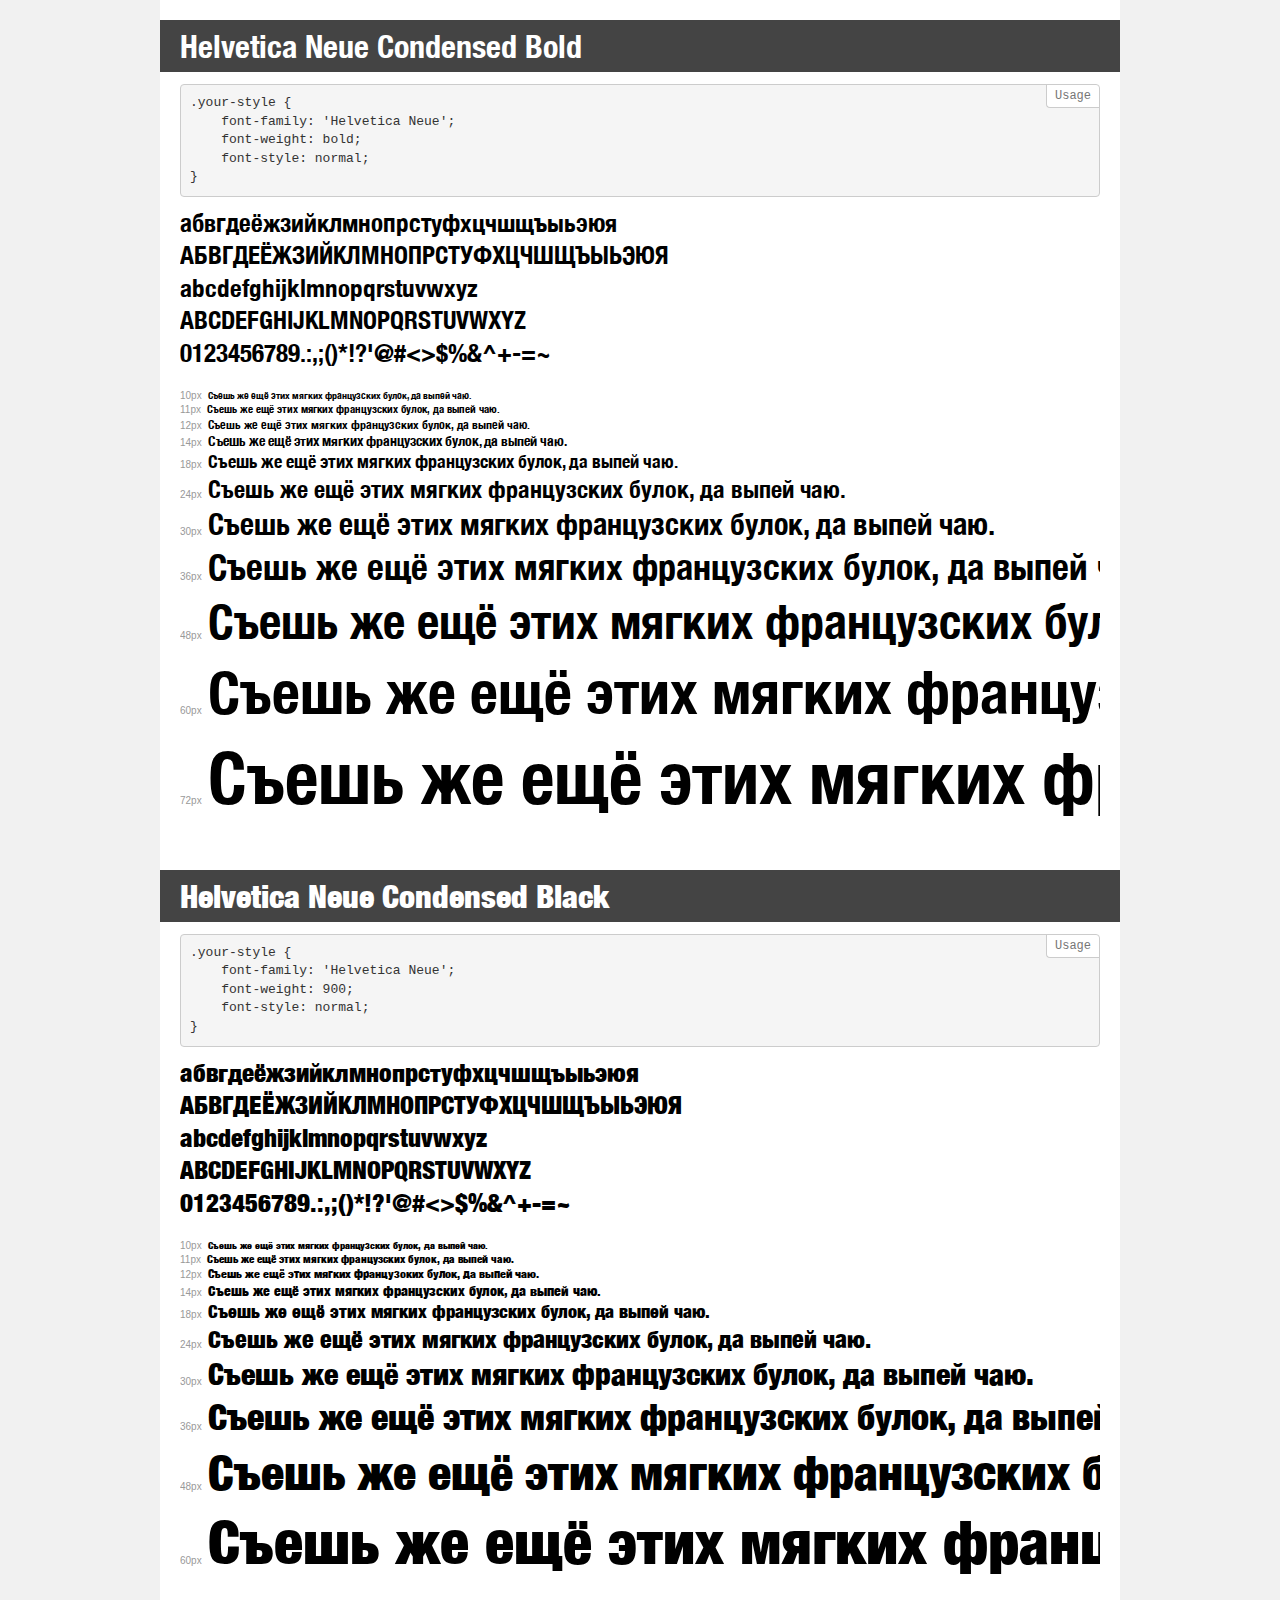
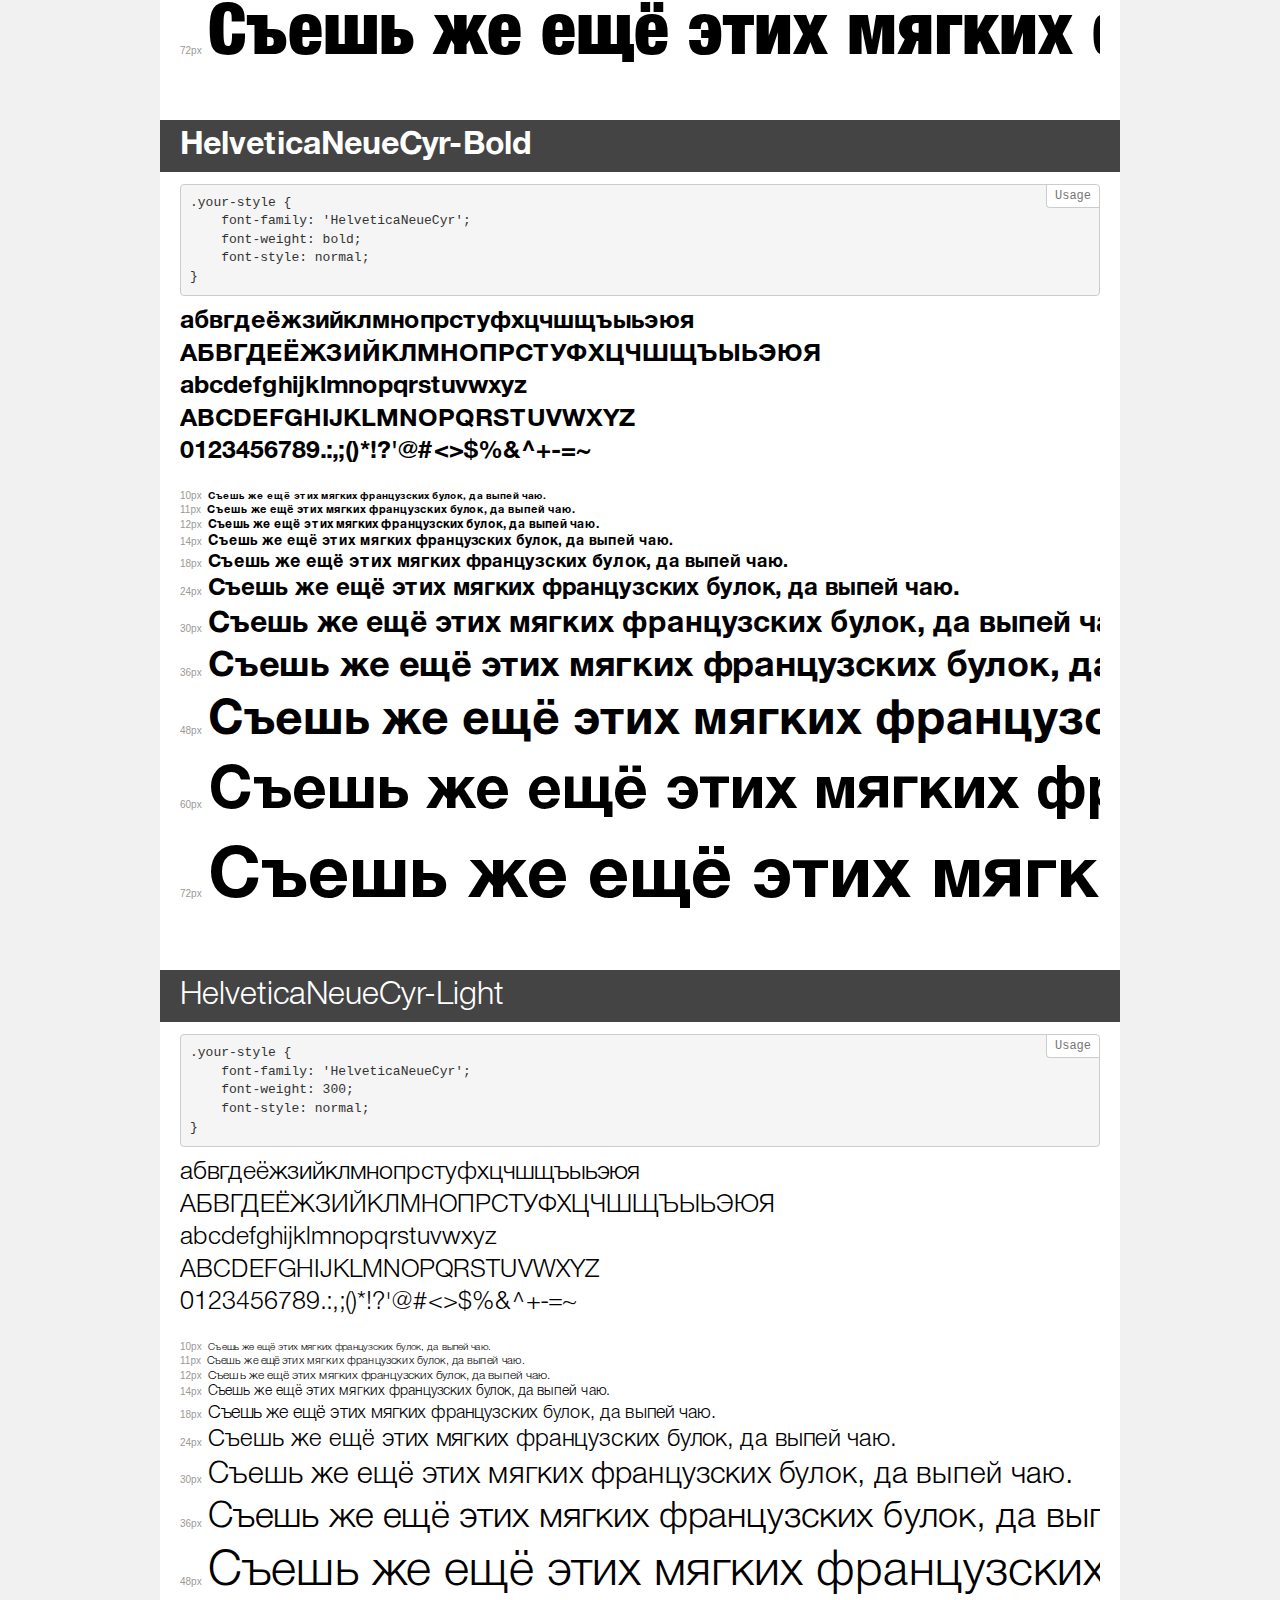
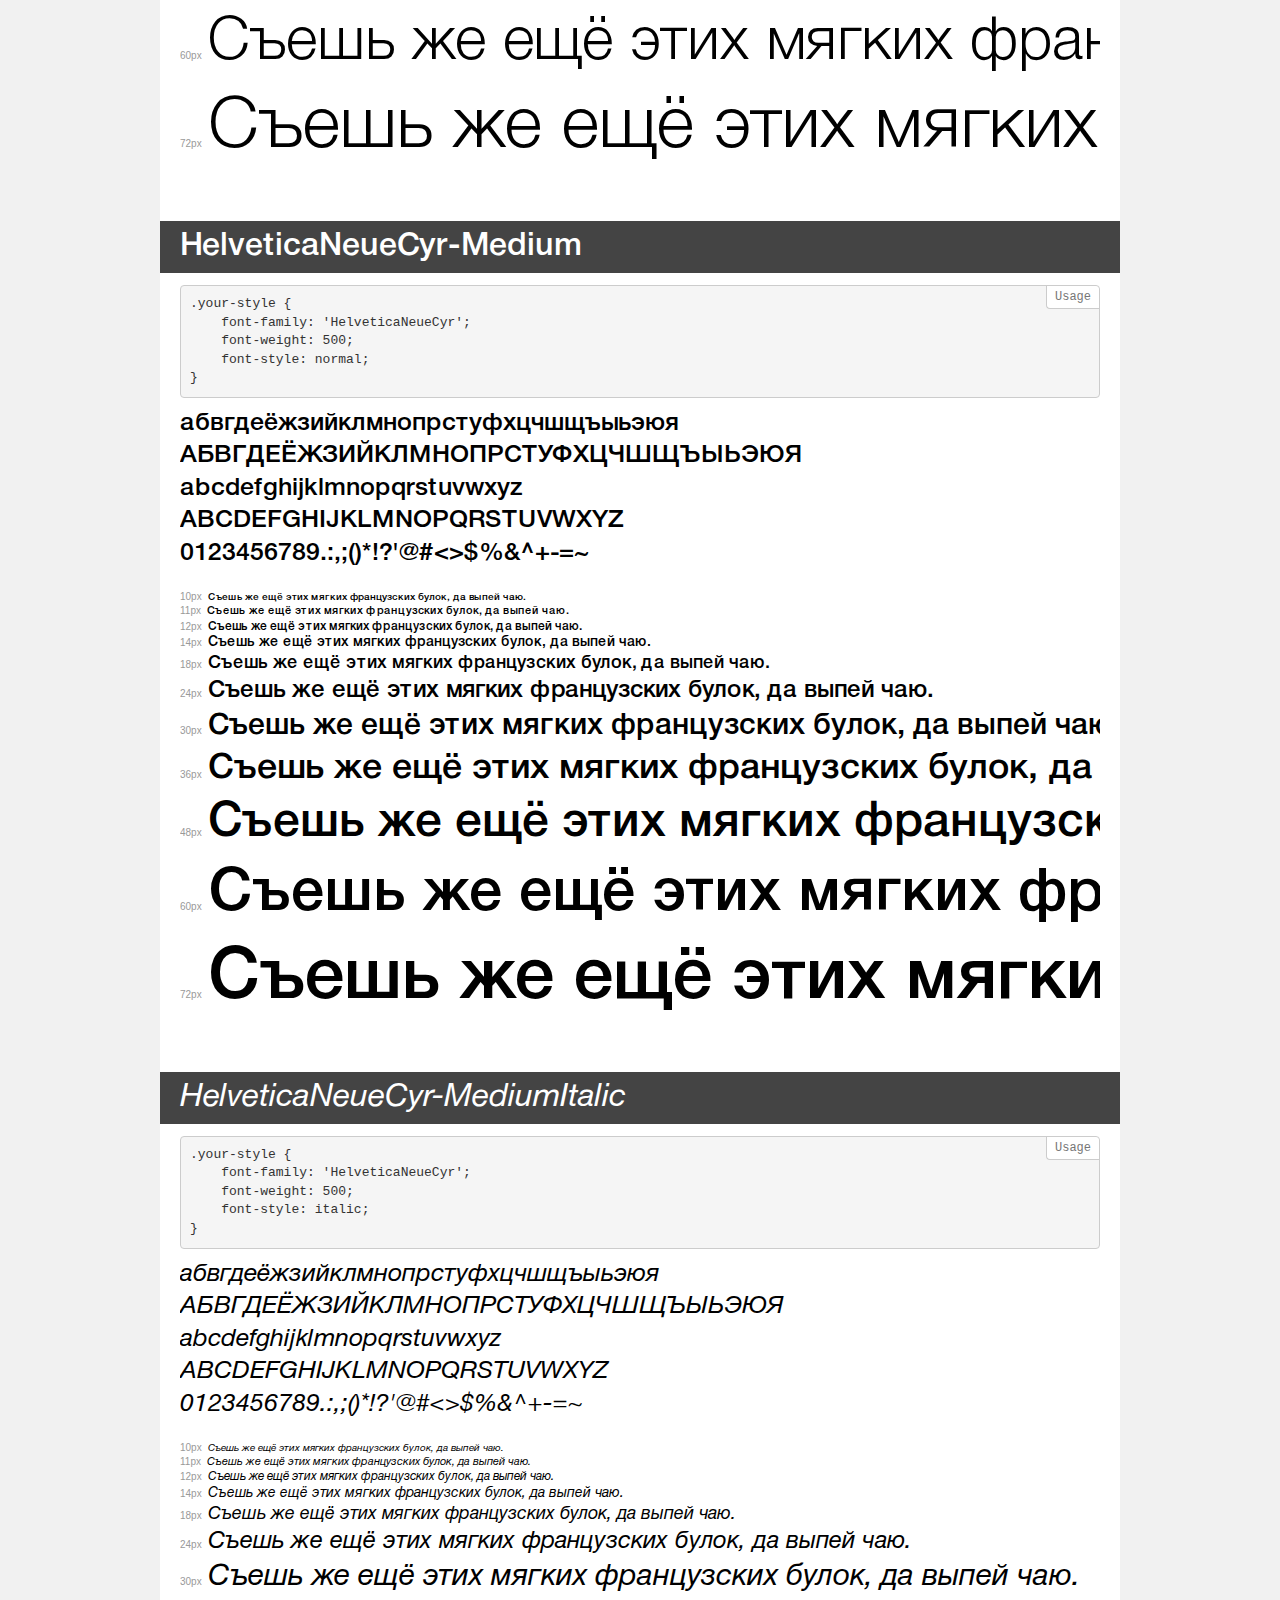
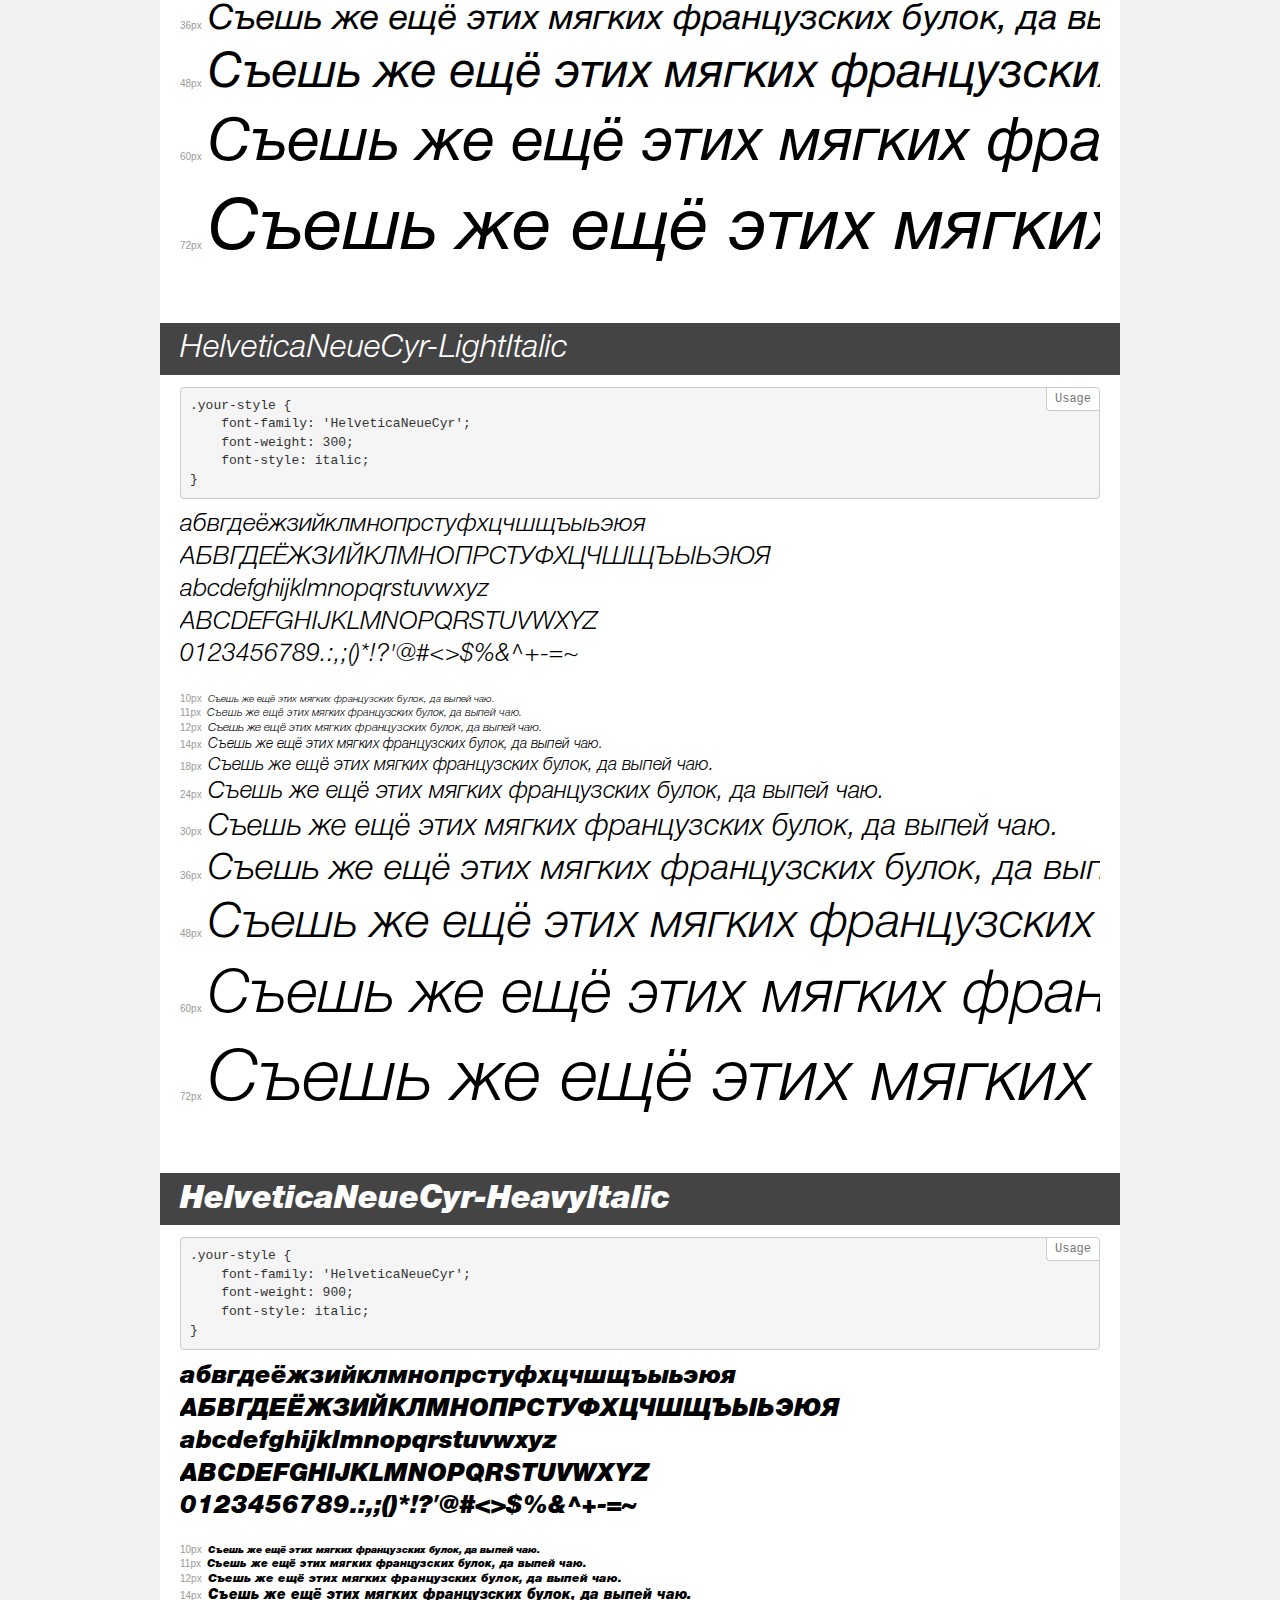
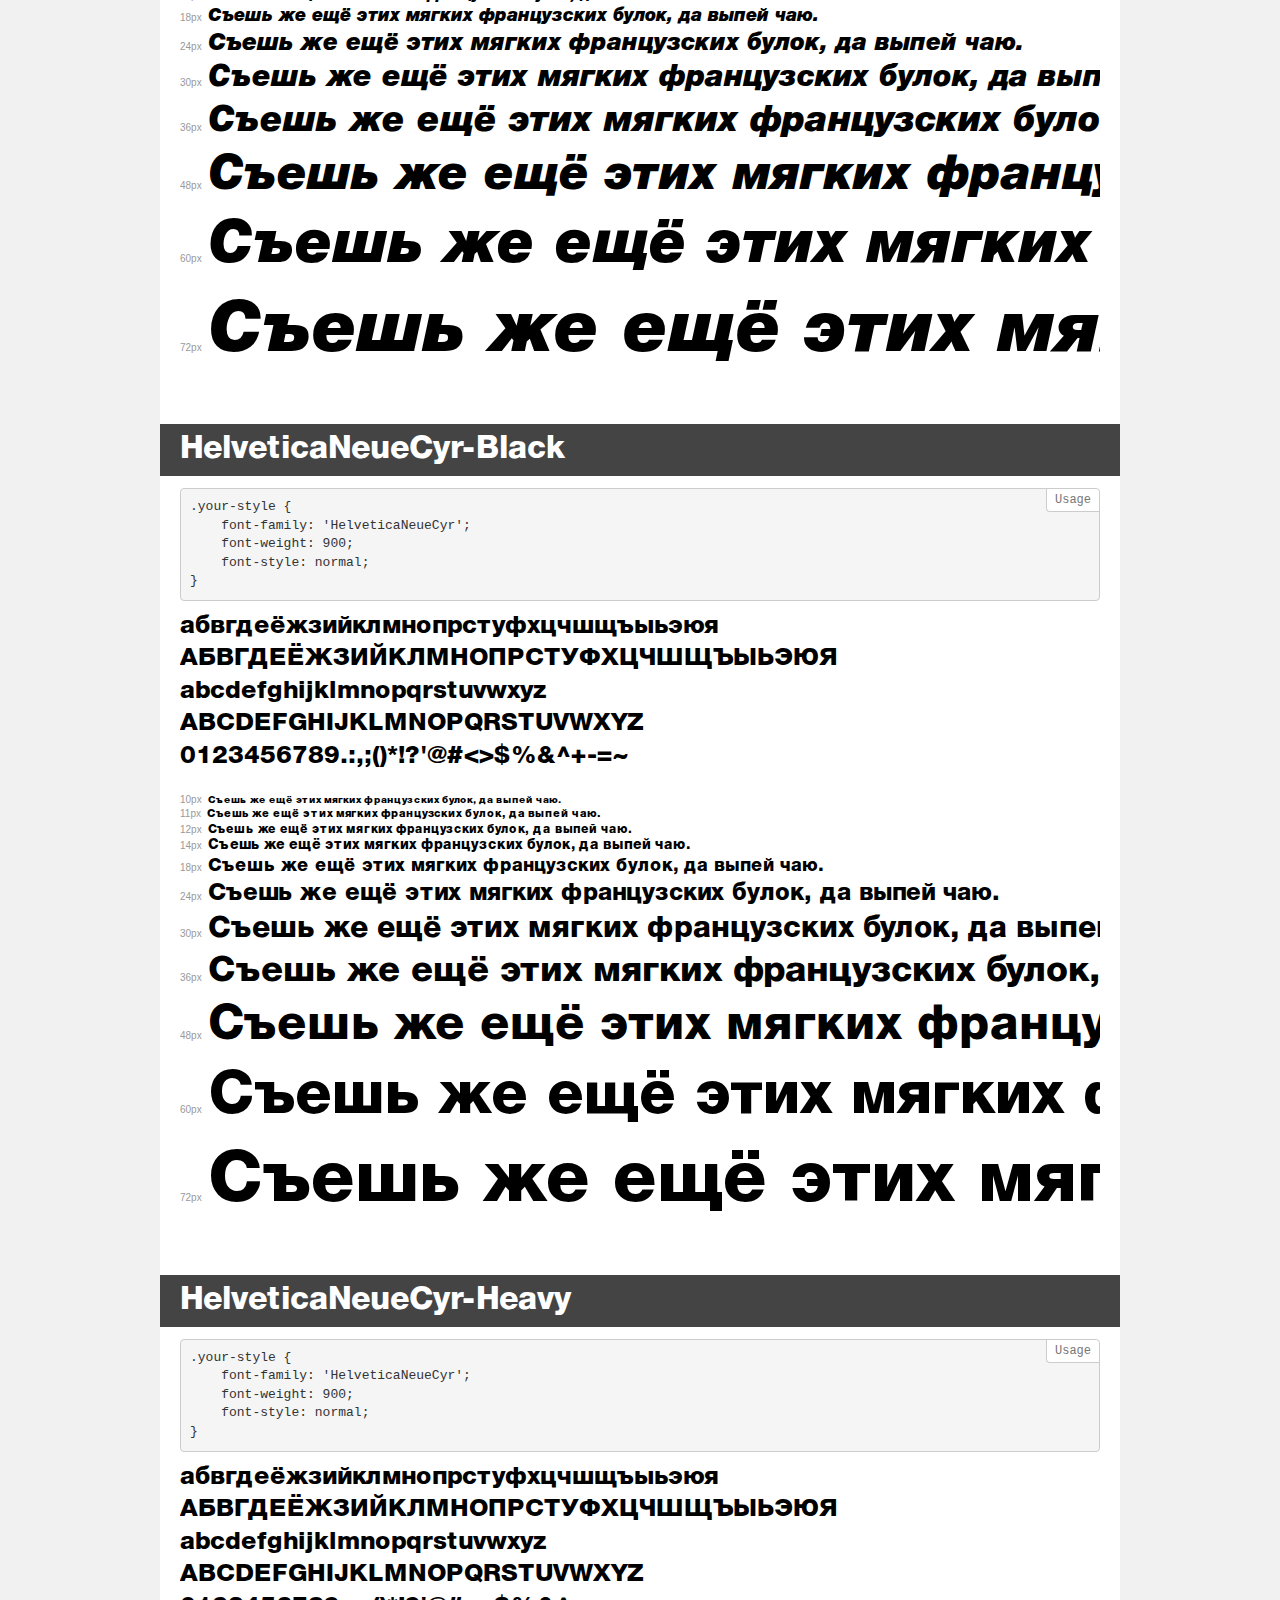
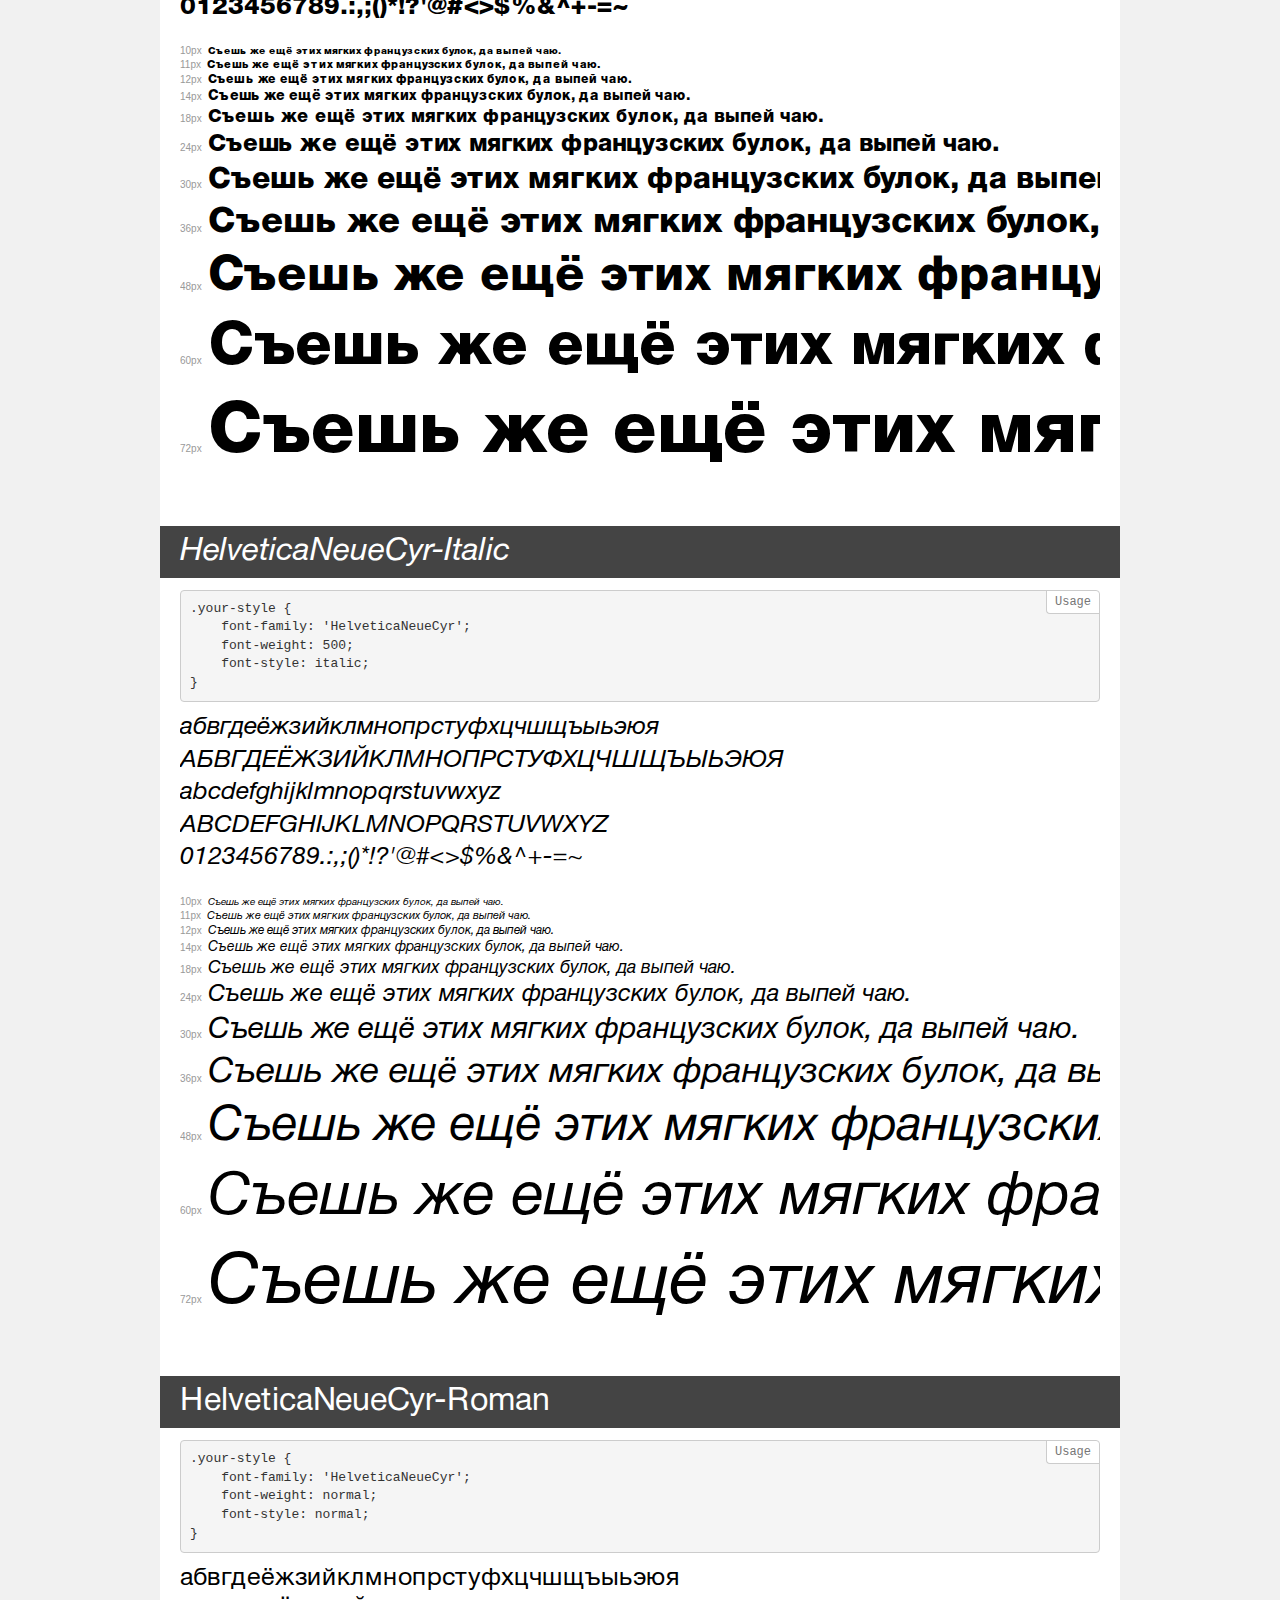
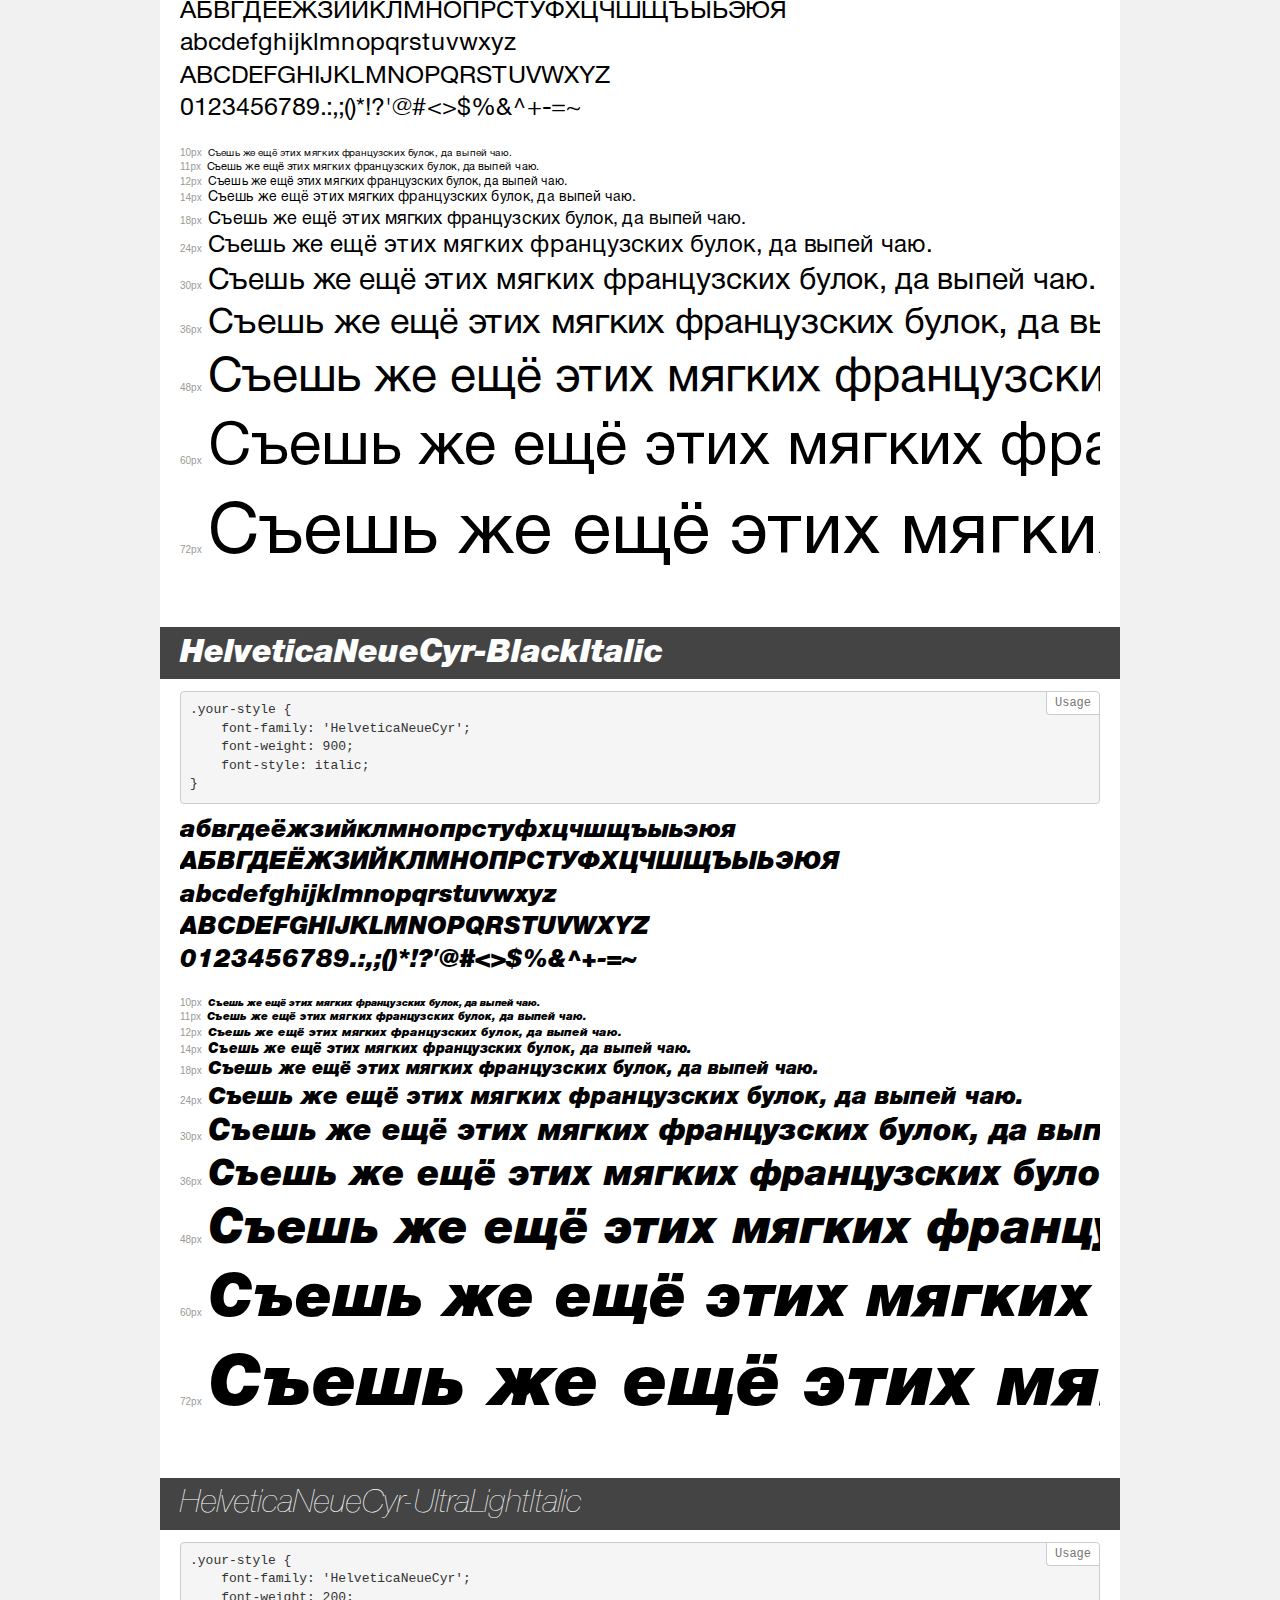
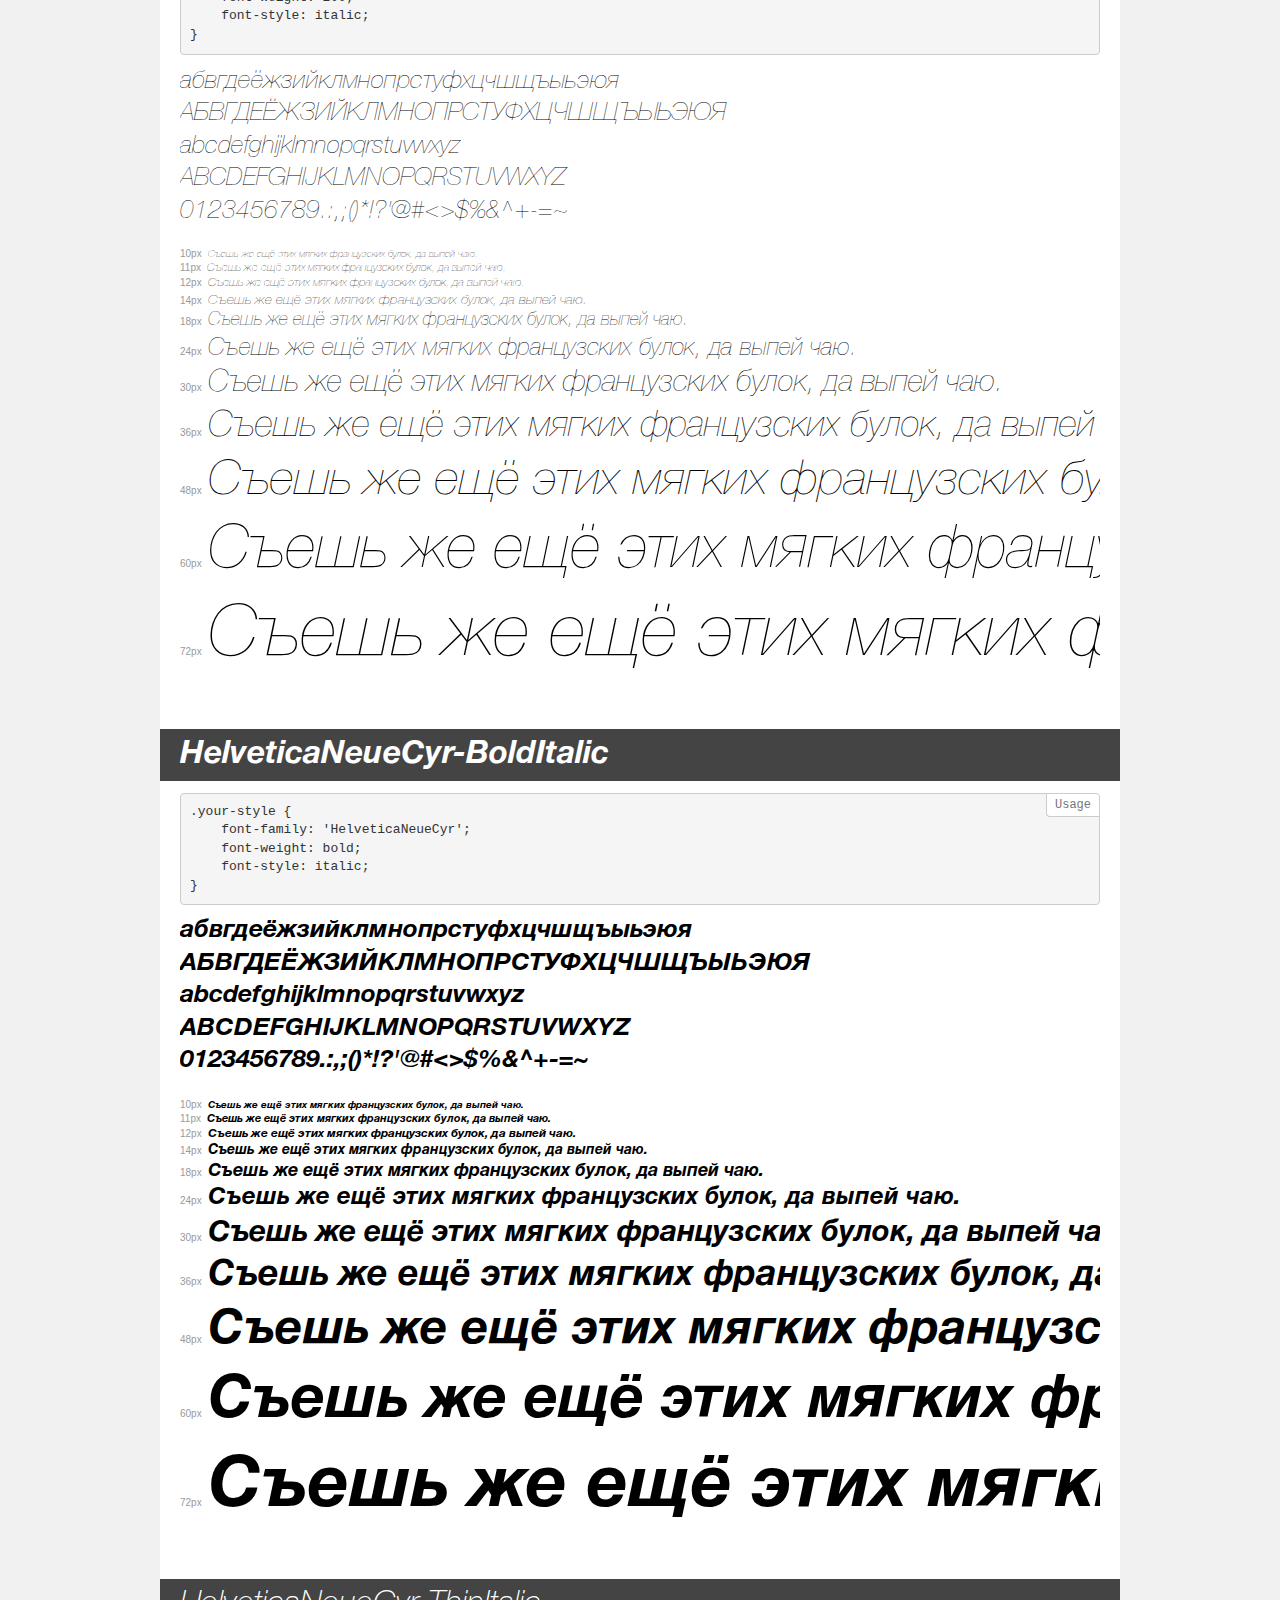
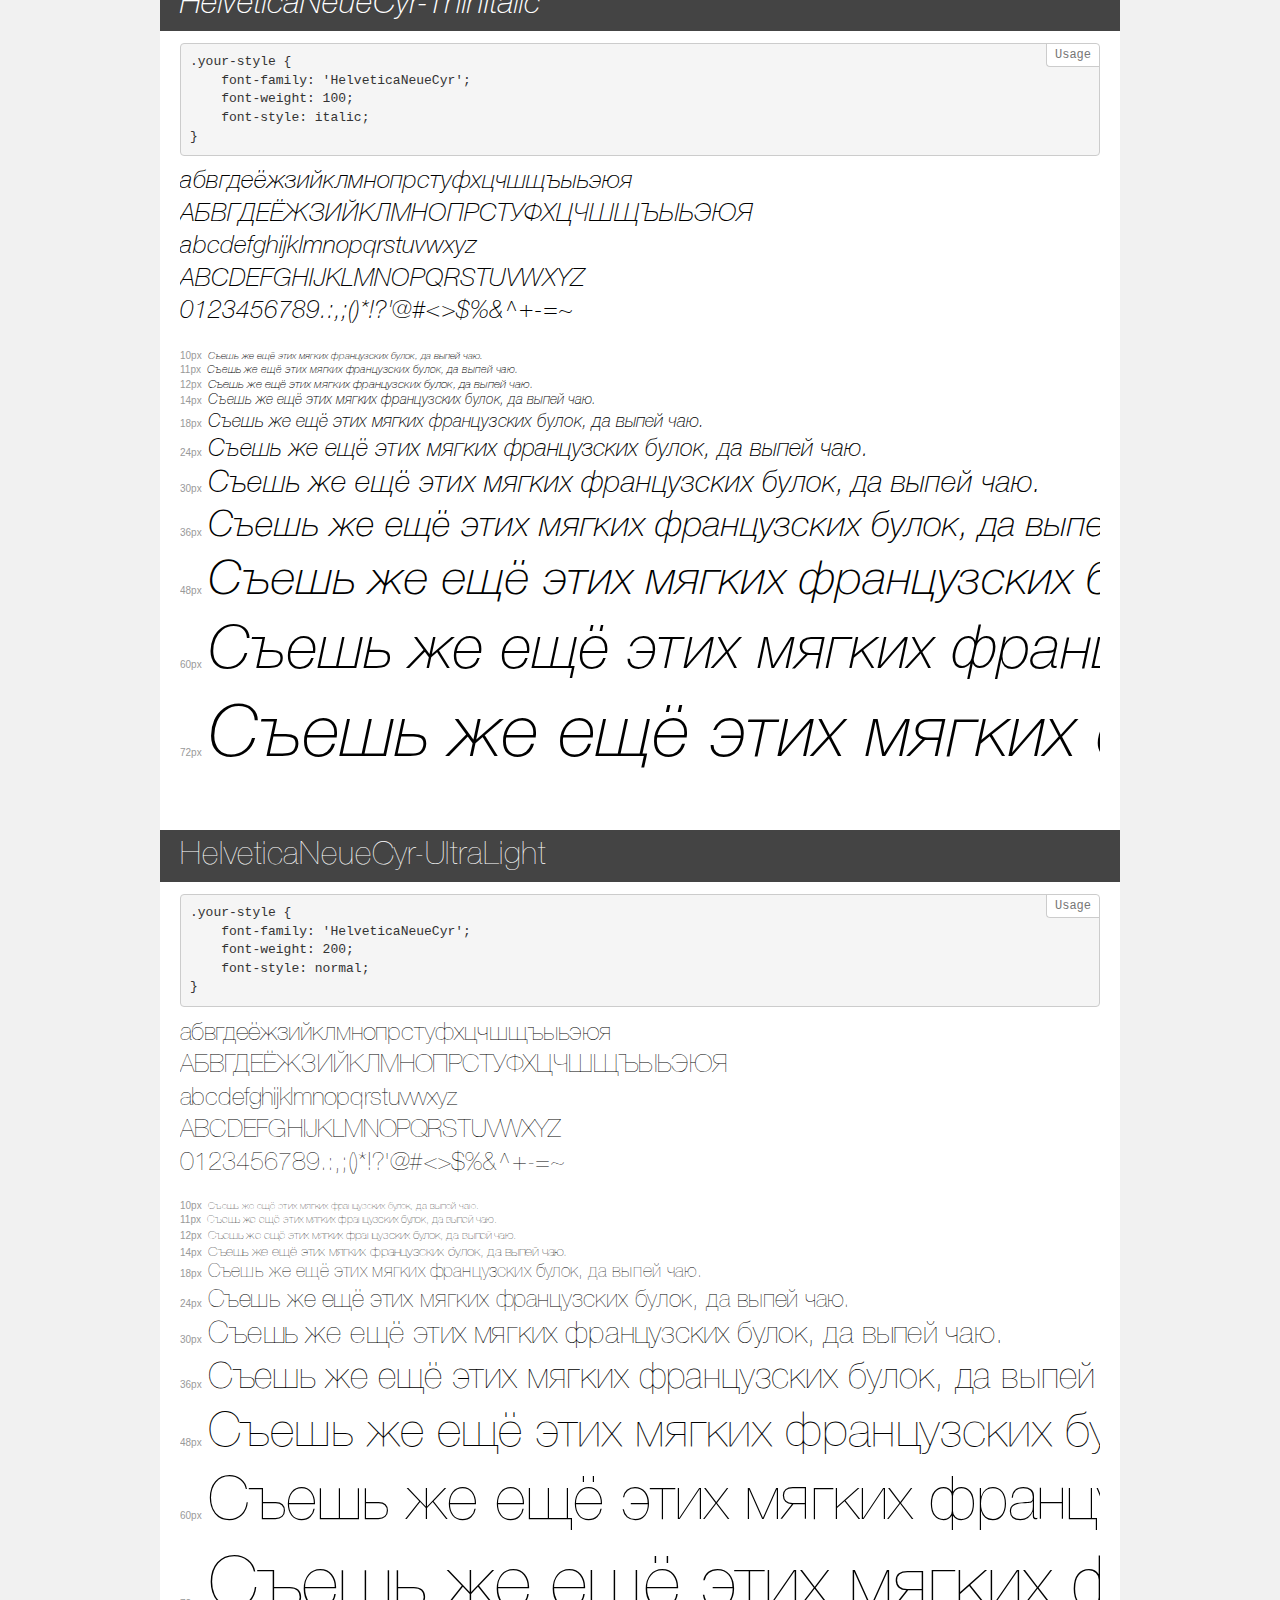
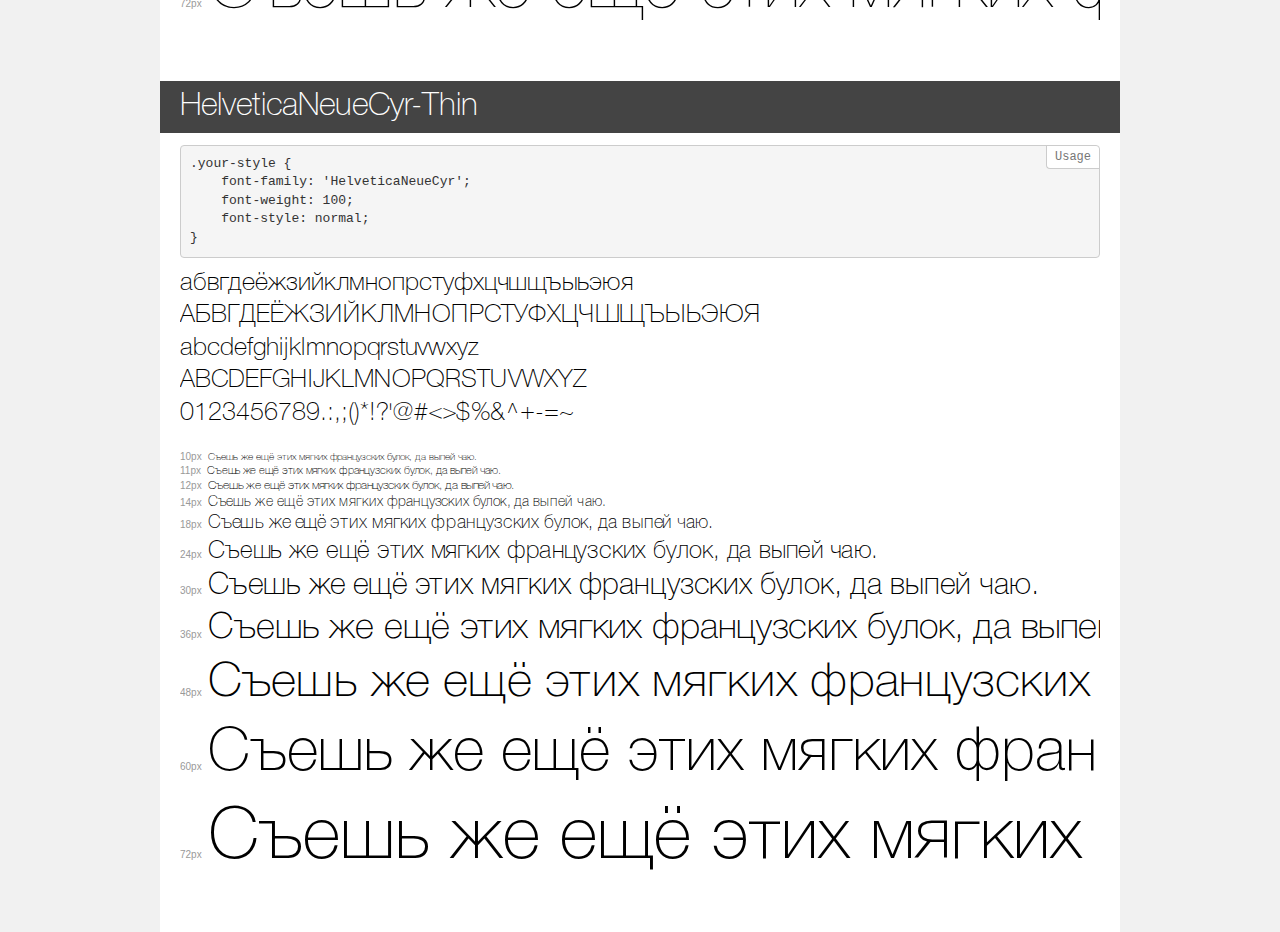
<file: fonts/helvetica-n/demo.html>
<!DOCTYPE html>
<html>
<head>
    <meta charset="utf-8">
    <meta http-equiv="X-UA-Compatible" content="IE=edge">
    <meta name="viewport" content="width=device-width, initial-scale=1">
    <meta name="robots" content="noindex, noarchive">
    <meta name="format-detection" content="telephone=no">
    <title>Transfonter demo</title>
    <link href="stylesheet.css" rel="stylesheet">
    <style>
        /*
        http://meyerweb.com/eric/tools/css/reset/
        v2.0 | 20110126
        License: none (public domain)
        */
        html, body, div, span, applet, object, iframe,
        h1, h2, h3, h4, h5, h6, p, blockquote, pre,
        a, abbr, acronym, address, big, cite, code,
        del, dfn, em, img, ins, kbd, q, s, samp,
        small, strike, strong, sub, sup, tt, var,
        b, u, i, center,
        dl, dt, dd, ol, ul, li,
        fieldset, form, label, legend,
        table, caption, tbody, tfoot, thead, tr, th, td,
        article, aside, canvas, details, embed,
        figure, figcaption, footer, header, hgroup,
        menu, nav, output, ruby, section, summary,
        time, mark, audio, video {
            margin: 0;
            padding: 0;
            border: 0;
            font-size: 100%;
            font: inherit;
            vertical-align: baseline;
        }
        /* HTML5 display-role reset for older browsers */
        article, aside, details, figcaption, figure,
        footer, header, hgroup, menu, nav, section {
            display: block;
        }
        body {
            line-height: 1;
        }
        ol, ul {
            list-style: none;
        }
        blockquote, q {
            quotes: none;
        }
        blockquote:before, blockquote:after,
        q:before, q:after {
            content: '';
            content: none;
        }
        table {
            border-collapse: collapse;
            border-spacing: 0;
        }
        /* common styles */
        body {
            background: #f1f1f1;
            color: #000;
        }
        .page {
            background: #fff;
            width: 920px;
            margin: 0 auto;
            padding: 20px 20px 0 20px;
            overflow: hidden;
        }
        .font-container {
            overflow-x: auto;
            overflow-y: hidden;
            margin-bottom: 40px;
            line-height: 1.3;
            white-space: nowrap;
            padding-bottom: 5px;
        }
        h1 {
            position: relative;
            background: #444;
            font-size: 32px;
            color: #fff;
            padding: 10px 20px;
            margin: 0 -20px 12px -20px;
        }
        .letters {
            font-size: 25px;
            margin-bottom: 20px;
        }
        .s10:before {
            content: '10px';
        }
        .s11:before {
            content: '11px';
        }
        .s12:before {
            content: '12px';
        }
        .s14:before {
            content: '14px';
        }
        .s18:before {
            content: '18px';
        }
        .s24:before {
            content: '24px';
        }
        .s30:before {
            content: '30px';
        }
        .s36:before {
            content: '36px';
        }
        .s48:before {
            content: '48px';
        }
        .s60:before {
            content: '60px';
        }
        .s72:before {
            content: '72px';
        }
        .s10:before, .s11:before, .s12:before, .s14:before,
        .s18:before, .s24:before, .s30:before, .s36:before,
        .s48:before, .s60:before, .s72:before {
            font-family: Arial, sans-serif;
            font-size: 10px;
            font-weight: normal;
            font-style: normal;
            color: #999;
            padding-right: 6px;
        }
        pre {
            display: block;
            position: relative;
            padding: 9px;
            margin: 0 0 10px;
            font-family: Monaco, Menlo, Consolas, "Courier New", monospace !important;
            font-size: 13px;
            line-height: 1.428571429;
            color: #333;
            font-weight: normal !important;
            font-style: normal !important;
            background-color: #f5f5f5;
            border: 1px solid #ccc;
            overflow-x: auto;
            border-radius: 4px;
        }
        pre:after {
            display: block;
            position: absolute;
            right: 0;
            top: 0;
            content: 'Usage';
            line-height: 1;
            padding: 5px 8px;
            font-size: 12px;
            color: #767676;
            background-color: #fff;
            border: 1px solid #ccc;
            border-right: none;
            border-top: none;
            border-radius: 0 4px 0 4px;
            z-index: 10;
        }
        /* responsive */
        @media (max-width: 959px) {
            .page {
                width: auto;
                margin: 0;
            }
        }
    </style>
</head>
<body>
<div class="page">
    <div class="demo" style="font-family: 'Helvetica Neue'; font-weight: bold; font-style: normal;">
        <h1>Helvetica Neue Condensed Bold</h1>
        <pre>.your-style {
    font-family: 'Helvetica Neue';
    font-weight: bold;
    font-style: normal;
}</pre>
        <div class="font-container">
            <p class="letters">
                абвгдеёжзийклмнопрстуфхцчшщъыьэюя<br>
АБВГДЕЁЖЗИЙКЛМНОПРСТУФХЦЧШЩЪЫЬЭЮЯ<br>
abcdefghijklmnopqrstuvwxyz<br>
ABCDEFGHIJKLMNOPQRSTUVWXYZ<br>
                0123456789.:,;()*!?'@#<>$%&^+-=~
            </p>
            <p class="s10" style="font-size: 10px;">Съешь же ещё этих мягких французских булок, да выпей чаю.</p>
            <p class="s11" style="font-size: 11px;">Съешь же ещё этих мягких французских булок, да выпей чаю.</p>
            <p class="s12" style="font-size: 12px;">Съешь же ещё этих мягких французских булок, да выпей чаю.</p>
            <p class="s14" style="font-size: 14px;">Съешь же ещё этих мягких французских булок, да выпей чаю.</p>
            <p class="s18" style="font-size: 18px;">Съешь же ещё этих мягких французских булок, да выпей чаю.</p>
            <p class="s24" style="font-size: 24px;">Съешь же ещё этих мягких французских булок, да выпей чаю.</p>
            <p class="s30" style="font-size: 30px;">Съешь же ещё этих мягких французских булок, да выпей чаю.</p>
            <p class="s36" style="font-size: 36px;">Съешь же ещё этих мягких французских булок, да выпей чаю.</p>
            <p class="s48" style="font-size: 48px;">Съешь же ещё этих мягких французских булок, да выпей чаю.</p>
            <p class="s60" style="font-size: 60px;">Съешь же ещё этих мягких французских булок, да выпей чаю.</p>
            <p class="s72" style="font-size: 72px;">Съешь же ещё этих мягких французских булок, да выпей чаю.</p>
        </div>
    </div>
    <div class="demo" style="font-family: 'Helvetica Neue'; font-weight: 900; font-style: normal;">
        <h1>Helvetica Neue Condensed Black</h1>
        <pre>.your-style {
    font-family: 'Helvetica Neue';
    font-weight: 900;
    font-style: normal;
}</pre>
        <div class="font-container">
            <p class="letters">
                абвгдеёжзийклмнопрстуфхцчшщъыьэюя<br>
АБВГДЕЁЖЗИЙКЛМНОПРСТУФХЦЧШЩЪЫЬЭЮЯ<br>
abcdefghijklmnopqrstuvwxyz<br>
ABCDEFGHIJKLMNOPQRSTUVWXYZ<br>
                0123456789.:,;()*!?'@#<>$%&^+-=~
            </p>
            <p class="s10" style="font-size: 10px;">Съешь же ещё этих мягких французских булок, да выпей чаю.</p>
            <p class="s11" style="font-size: 11px;">Съешь же ещё этих мягких французских булок, да выпей чаю.</p>
            <p class="s12" style="font-size: 12px;">Съешь же ещё этих мягких французских булок, да выпей чаю.</p>
            <p class="s14" style="font-size: 14px;">Съешь же ещё этих мягких французских булок, да выпей чаю.</p>
            <p class="s18" style="font-size: 18px;">Съешь же ещё этих мягких французских булок, да выпей чаю.</p>
            <p class="s24" style="font-size: 24px;">Съешь же ещё этих мягких французских булок, да выпей чаю.</p>
            <p class="s30" style="font-size: 30px;">Съешь же ещё этих мягких французских булок, да выпей чаю.</p>
            <p class="s36" style="font-size: 36px;">Съешь же ещё этих мягких французских булок, да выпей чаю.</p>
            <p class="s48" style="font-size: 48px;">Съешь же ещё этих мягких французских булок, да выпей чаю.</p>
            <p class="s60" style="font-size: 60px;">Съешь же ещё этих мягких французских булок, да выпей чаю.</p>
            <p class="s72" style="font-size: 72px;">Съешь же ещё этих мягких французских булок, да выпей чаю.</p>
        </div>
    </div>
    <div class="demo" style="font-family: 'HelveticaNeueCyr'; font-weight: bold; font-style: normal;">
        <h1>HelveticaNeueCyr-Bold</h1>
        <pre>.your-style {
    font-family: 'HelveticaNeueCyr';
    font-weight: bold;
    font-style: normal;
}</pre>
        <div class="font-container">
            <p class="letters">
                абвгдеёжзийклмнопрстуфхцчшщъыьэюя<br>
АБВГДЕЁЖЗИЙКЛМНОПРСТУФХЦЧШЩЪЫЬЭЮЯ<br>
abcdefghijklmnopqrstuvwxyz<br>
ABCDEFGHIJKLMNOPQRSTUVWXYZ<br>
                0123456789.:,;()*!?'@#<>$%&^+-=~
            </p>
            <p class="s10" style="font-size: 10px;">Съешь же ещё этих мягких французских булок, да выпей чаю.</p>
            <p class="s11" style="font-size: 11px;">Съешь же ещё этих мягких французских булок, да выпей чаю.</p>
            <p class="s12" style="font-size: 12px;">Съешь же ещё этих мягких французских булок, да выпей чаю.</p>
            <p class="s14" style="font-size: 14px;">Съешь же ещё этих мягких французских булок, да выпей чаю.</p>
            <p class="s18" style="font-size: 18px;">Съешь же ещё этих мягких французских булок, да выпей чаю.</p>
            <p class="s24" style="font-size: 24px;">Съешь же ещё этих мягких французских булок, да выпей чаю.</p>
            <p class="s30" style="font-size: 30px;">Съешь же ещё этих мягких французских булок, да выпей чаю.</p>
            <p class="s36" style="font-size: 36px;">Съешь же ещё этих мягких французских булок, да выпей чаю.</p>
            <p class="s48" style="font-size: 48px;">Съешь же ещё этих мягких французских булок, да выпей чаю.</p>
            <p class="s60" style="font-size: 60px;">Съешь же ещё этих мягких французских булок, да выпей чаю.</p>
            <p class="s72" style="font-size: 72px;">Съешь же ещё этих мягких французских булок, да выпей чаю.</p>
        </div>
    </div>
    <div class="demo" style="font-family: 'HelveticaNeueCyr'; font-weight: 300; font-style: normal;">
        <h1>HelveticaNeueCyr-Light</h1>
        <pre>.your-style {
    font-family: 'HelveticaNeueCyr';
    font-weight: 300;
    font-style: normal;
}</pre>
        <div class="font-container">
            <p class="letters">
                абвгдеёжзийклмнопрстуфхцчшщъыьэюя<br>
АБВГДЕЁЖЗИЙКЛМНОПРСТУФХЦЧШЩЪЫЬЭЮЯ<br>
abcdefghijklmnopqrstuvwxyz<br>
ABCDEFGHIJKLMNOPQRSTUVWXYZ<br>
                0123456789.:,;()*!?'@#<>$%&^+-=~
            </p>
            <p class="s10" style="font-size: 10px;">Съешь же ещё этих мягких французских булок, да выпей чаю.</p>
            <p class="s11" style="font-size: 11px;">Съешь же ещё этих мягких французских булок, да выпей чаю.</p>
            <p class="s12" style="font-size: 12px;">Съешь же ещё этих мягких французских булок, да выпей чаю.</p>
            <p class="s14" style="font-size: 14px;">Съешь же ещё этих мягких французских булок, да выпей чаю.</p>
            <p class="s18" style="font-size: 18px;">Съешь же ещё этих мягких французских булок, да выпей чаю.</p>
            <p class="s24" style="font-size: 24px;">Съешь же ещё этих мягких французских булок, да выпей чаю.</p>
            <p class="s30" style="font-size: 30px;">Съешь же ещё этих мягких французских булок, да выпей чаю.</p>
            <p class="s36" style="font-size: 36px;">Съешь же ещё этих мягких французских булок, да выпей чаю.</p>
            <p class="s48" style="font-size: 48px;">Съешь же ещё этих мягких французских булок, да выпей чаю.</p>
            <p class="s60" style="font-size: 60px;">Съешь же ещё этих мягких французских булок, да выпей чаю.</p>
            <p class="s72" style="font-size: 72px;">Съешь же ещё этих мягких французских булок, да выпей чаю.</p>
        </div>
    </div>
    <div class="demo" style="font-family: 'HelveticaNeueCyr'; font-weight: 500; font-style: normal;">
        <h1>HelveticaNeueCyr-Medium</h1>
        <pre>.your-style {
    font-family: 'HelveticaNeueCyr';
    font-weight: 500;
    font-style: normal;
}</pre>
        <div class="font-container">
            <p class="letters">
                абвгдеёжзийклмнопрстуфхцчшщъыьэюя<br>
АБВГДЕЁЖЗИЙКЛМНОПРСТУФХЦЧШЩЪЫЬЭЮЯ<br>
abcdefghijklmnopqrstuvwxyz<br>
ABCDEFGHIJKLMNOPQRSTUVWXYZ<br>
                0123456789.:,;()*!?'@#<>$%&^+-=~
            </p>
            <p class="s10" style="font-size: 10px;">Съешь же ещё этих мягких французских булок, да выпей чаю.</p>
            <p class="s11" style="font-size: 11px;">Съешь же ещё этих мягких французских булок, да выпей чаю.</p>
            <p class="s12" style="font-size: 12px;">Съешь же ещё этих мягких французских булок, да выпей чаю.</p>
            <p class="s14" style="font-size: 14px;">Съешь же ещё этих мягких французских булок, да выпей чаю.</p>
            <p class="s18" style="font-size: 18px;">Съешь же ещё этих мягких французских булок, да выпей чаю.</p>
            <p class="s24" style="font-size: 24px;">Съешь же ещё этих мягких французских булок, да выпей чаю.</p>
            <p class="s30" style="font-size: 30px;">Съешь же ещё этих мягких французских булок, да выпей чаю.</p>
            <p class="s36" style="font-size: 36px;">Съешь же ещё этих мягких французских булок, да выпей чаю.</p>
            <p class="s48" style="font-size: 48px;">Съешь же ещё этих мягких французских булок, да выпей чаю.</p>
            <p class="s60" style="font-size: 60px;">Съешь же ещё этих мягких французских булок, да выпей чаю.</p>
            <p class="s72" style="font-size: 72px;">Съешь же ещё этих мягких французских булок, да выпей чаю.</p>
        </div>
    </div>
    <div class="demo" style="font-family: 'HelveticaNeueCyr'; font-weight: 500; font-style: italic;">
        <h1>HelveticaNeueCyr-MediumItalic</h1>
        <pre>.your-style {
    font-family: 'HelveticaNeueCyr';
    font-weight: 500;
    font-style: italic;
}</pre>
        <div class="font-container">
            <p class="letters">
                абвгдеёжзийклмнопрстуфхцчшщъыьэюя<br>
АБВГДЕЁЖЗИЙКЛМНОПРСТУФХЦЧШЩЪЫЬЭЮЯ<br>
abcdefghijklmnopqrstuvwxyz<br>
ABCDEFGHIJKLMNOPQRSTUVWXYZ<br>
                0123456789.:,;()*!?'@#<>$%&^+-=~
            </p>
            <p class="s10" style="font-size: 10px;">Съешь же ещё этих мягких французских булок, да выпей чаю.</p>
            <p class="s11" style="font-size: 11px;">Съешь же ещё этих мягких французских булок, да выпей чаю.</p>
            <p class="s12" style="font-size: 12px;">Съешь же ещё этих мягких французских булок, да выпей чаю.</p>
            <p class="s14" style="font-size: 14px;">Съешь же ещё этих мягких французских булок, да выпей чаю.</p>
            <p class="s18" style="font-size: 18px;">Съешь же ещё этих мягких французских булок, да выпей чаю.</p>
            <p class="s24" style="font-size: 24px;">Съешь же ещё этих мягких французских булок, да выпей чаю.</p>
            <p class="s30" style="font-size: 30px;">Съешь же ещё этих мягких французских булок, да выпей чаю.</p>
            <p class="s36" style="font-size: 36px;">Съешь же ещё этих мягких французских булок, да выпей чаю.</p>
            <p class="s48" style="font-size: 48px;">Съешь же ещё этих мягких французских булок, да выпей чаю.</p>
            <p class="s60" style="font-size: 60px;">Съешь же ещё этих мягких французских булок, да выпей чаю.</p>
            <p class="s72" style="font-size: 72px;">Съешь же ещё этих мягких французских булок, да выпей чаю.</p>
        </div>
    </div>
    <div class="demo" style="font-family: 'HelveticaNeueCyr'; font-weight: 300; font-style: italic;">
        <h1>HelveticaNeueCyr-LightItalic</h1>
        <pre>.your-style {
    font-family: 'HelveticaNeueCyr';
    font-weight: 300;
    font-style: italic;
}</pre>
        <div class="font-container">
            <p class="letters">
                абвгдеёжзийклмнопрстуфхцчшщъыьэюя<br>
АБВГДЕЁЖЗИЙКЛМНОПРСТУФХЦЧШЩЪЫЬЭЮЯ<br>
abcdefghijklmnopqrstuvwxyz<br>
ABCDEFGHIJKLMNOPQRSTUVWXYZ<br>
                0123456789.:,;()*!?'@#<>$%&^+-=~
            </p>
            <p class="s10" style="font-size: 10px;">Съешь же ещё этих мягких французских булок, да выпей чаю.</p>
            <p class="s11" style="font-size: 11px;">Съешь же ещё этих мягких французских булок, да выпей чаю.</p>
            <p class="s12" style="font-size: 12px;">Съешь же ещё этих мягких французских булок, да выпей чаю.</p>
            <p class="s14" style="font-size: 14px;">Съешь же ещё этих мягких французских булок, да выпей чаю.</p>
            <p class="s18" style="font-size: 18px;">Съешь же ещё этих мягких французских булок, да выпей чаю.</p>
            <p class="s24" style="font-size: 24px;">Съешь же ещё этих мягких французских булок, да выпей чаю.</p>
            <p class="s30" style="font-size: 30px;">Съешь же ещё этих мягких французских булок, да выпей чаю.</p>
            <p class="s36" style="font-size: 36px;">Съешь же ещё этих мягких французских булок, да выпей чаю.</p>
            <p class="s48" style="font-size: 48px;">Съешь же ещё этих мягких французских булок, да выпей чаю.</p>
            <p class="s60" style="font-size: 60px;">Съешь же ещё этих мягких французских булок, да выпей чаю.</p>
            <p class="s72" style="font-size: 72px;">Съешь же ещё этих мягких французских булок, да выпей чаю.</p>
        </div>
    </div>
    <div class="demo" style="font-family: 'HelveticaNeueCyr'; font-weight: 900; font-style: italic;">
        <h1>HelveticaNeueCyr-HeavyItalic</h1>
        <pre>.your-style {
    font-family: 'HelveticaNeueCyr';
    font-weight: 900;
    font-style: italic;
}</pre>
        <div class="font-container">
            <p class="letters">
                абвгдеёжзийклмнопрстуфхцчшщъыьэюя<br>
АБВГДЕЁЖЗИЙКЛМНОПРСТУФХЦЧШЩЪЫЬЭЮЯ<br>
abcdefghijklmnopqrstuvwxyz<br>
ABCDEFGHIJKLMNOPQRSTUVWXYZ<br>
                0123456789.:,;()*!?'@#<>$%&^+-=~
            </p>
            <p class="s10" style="font-size: 10px;">Съешь же ещё этих мягких французских булок, да выпей чаю.</p>
            <p class="s11" style="font-size: 11px;">Съешь же ещё этих мягких французских булок, да выпей чаю.</p>
            <p class="s12" style="font-size: 12px;">Съешь же ещё этих мягких французских булок, да выпей чаю.</p>
            <p class="s14" style="font-size: 14px;">Съешь же ещё этих мягких французских булок, да выпей чаю.</p>
            <p class="s18" style="font-size: 18px;">Съешь же ещё этих мягких французских булок, да выпей чаю.</p>
            <p class="s24" style="font-size: 24px;">Съешь же ещё этих мягких французских булок, да выпей чаю.</p>
            <p class="s30" style="font-size: 30px;">Съешь же ещё этих мягких французских булок, да выпей чаю.</p>
            <p class="s36" style="font-size: 36px;">Съешь же ещё этих мягких французских булок, да выпей чаю.</p>
            <p class="s48" style="font-size: 48px;">Съешь же ещё этих мягких французских булок, да выпей чаю.</p>
            <p class="s60" style="font-size: 60px;">Съешь же ещё этих мягких французских булок, да выпей чаю.</p>
            <p class="s72" style="font-size: 72px;">Съешь же ещё этих мягких французских булок, да выпей чаю.</p>
        </div>
    </div>
    <div class="demo" style="font-family: 'HelveticaNeueCyr'; font-weight: 900; font-style: normal;">
        <h1>HelveticaNeueCyr-Black</h1>
        <pre>.your-style {
    font-family: 'HelveticaNeueCyr';
    font-weight: 900;
    font-style: normal;
}</pre>
        <div class="font-container">
            <p class="letters">
                абвгдеёжзийклмнопрстуфхцчшщъыьэюя<br>
АБВГДЕЁЖЗИЙКЛМНОПРСТУФХЦЧШЩЪЫЬЭЮЯ<br>
abcdefghijklmnopqrstuvwxyz<br>
ABCDEFGHIJKLMNOPQRSTUVWXYZ<br>
                0123456789.:,;()*!?'@#<>$%&^+-=~
            </p>
            <p class="s10" style="font-size: 10px;">Съешь же ещё этих мягких французских булок, да выпей чаю.</p>
            <p class="s11" style="font-size: 11px;">Съешь же ещё этих мягких французских булок, да выпей чаю.</p>
            <p class="s12" style="font-size: 12px;">Съешь же ещё этих мягких французских булок, да выпей чаю.</p>
            <p class="s14" style="font-size: 14px;">Съешь же ещё этих мягких французских булок, да выпей чаю.</p>
            <p class="s18" style="font-size: 18px;">Съешь же ещё этих мягких французских булок, да выпей чаю.</p>
            <p class="s24" style="font-size: 24px;">Съешь же ещё этих мягких французских булок, да выпей чаю.</p>
            <p class="s30" style="font-size: 30px;">Съешь же ещё этих мягких французских булок, да выпей чаю.</p>
            <p class="s36" style="font-size: 36px;">Съешь же ещё этих мягких французских булок, да выпей чаю.</p>
            <p class="s48" style="font-size: 48px;">Съешь же ещё этих мягких французских булок, да выпей чаю.</p>
            <p class="s60" style="font-size: 60px;">Съешь же ещё этих мягких французских булок, да выпей чаю.</p>
            <p class="s72" style="font-size: 72px;">Съешь же ещё этих мягких французских булок, да выпей чаю.</p>
        </div>
    </div>
    <div class="demo" style="font-family: 'HelveticaNeueCyr'; font-weight: 900; font-style: normal;">
        <h1>HelveticaNeueCyr-Heavy</h1>
        <pre>.your-style {
    font-family: 'HelveticaNeueCyr';
    font-weight: 900;
    font-style: normal;
}</pre>
        <div class="font-container">
            <p class="letters">
                абвгдеёжзийклмнопрстуфхцчшщъыьэюя<br>
АБВГДЕЁЖЗИЙКЛМНОПРСТУФХЦЧШЩЪЫЬЭЮЯ<br>
abcdefghijklmnopqrstuvwxyz<br>
ABCDEFGHIJKLMNOPQRSTUVWXYZ<br>
                0123456789.:,;()*!?'@#<>$%&^+-=~
            </p>
            <p class="s10" style="font-size: 10px;">Съешь же ещё этих мягких французских булок, да выпей чаю.</p>
            <p class="s11" style="font-size: 11px;">Съешь же ещё этих мягких французских булок, да выпей чаю.</p>
            <p class="s12" style="font-size: 12px;">Съешь же ещё этих мягких французских булок, да выпей чаю.</p>
            <p class="s14" style="font-size: 14px;">Съешь же ещё этих мягких французских булок, да выпей чаю.</p>
            <p class="s18" style="font-size: 18px;">Съешь же ещё этих мягких французских булок, да выпей чаю.</p>
            <p class="s24" style="font-size: 24px;">Съешь же ещё этих мягких французских булок, да выпей чаю.</p>
            <p class="s30" style="font-size: 30px;">Съешь же ещё этих мягких французских булок, да выпей чаю.</p>
            <p class="s36" style="font-size: 36px;">Съешь же ещё этих мягких французских булок, да выпей чаю.</p>
            <p class="s48" style="font-size: 48px;">Съешь же ещё этих мягких французских булок, да выпей чаю.</p>
            <p class="s60" style="font-size: 60px;">Съешь же ещё этих мягких французских булок, да выпей чаю.</p>
            <p class="s72" style="font-size: 72px;">Съешь же ещё этих мягких французских булок, да выпей чаю.</p>
        </div>
    </div>
    <div class="demo" style="font-family: 'HelveticaNeueCyr'; font-weight: 500; font-style: italic;">
        <h1>HelveticaNeueCyr-Italic</h1>
        <pre>.your-style {
    font-family: 'HelveticaNeueCyr';
    font-weight: 500;
    font-style: italic;
}</pre>
        <div class="font-container">
            <p class="letters">
                абвгдеёжзийклмнопрстуфхцчшщъыьэюя<br>
АБВГДЕЁЖЗИЙКЛМНОПРСТУФХЦЧШЩЪЫЬЭЮЯ<br>
abcdefghijklmnopqrstuvwxyz<br>
ABCDEFGHIJKLMNOPQRSTUVWXYZ<br>
                0123456789.:,;()*!?'@#<>$%&^+-=~
            </p>
            <p class="s10" style="font-size: 10px;">Съешь же ещё этих мягких французских булок, да выпей чаю.</p>
            <p class="s11" style="font-size: 11px;">Съешь же ещё этих мягких французских булок, да выпей чаю.</p>
            <p class="s12" style="font-size: 12px;">Съешь же ещё этих мягких французских булок, да выпей чаю.</p>
            <p class="s14" style="font-size: 14px;">Съешь же ещё этих мягких французских булок, да выпей чаю.</p>
            <p class="s18" style="font-size: 18px;">Съешь же ещё этих мягких французских булок, да выпей чаю.</p>
            <p class="s24" style="font-size: 24px;">Съешь же ещё этих мягких французских булок, да выпей чаю.</p>
            <p class="s30" style="font-size: 30px;">Съешь же ещё этих мягких французских булок, да выпей чаю.</p>
            <p class="s36" style="font-size: 36px;">Съешь же ещё этих мягких французских булок, да выпей чаю.</p>
            <p class="s48" style="font-size: 48px;">Съешь же ещё этих мягких французских булок, да выпей чаю.</p>
            <p class="s60" style="font-size: 60px;">Съешь же ещё этих мягких французских булок, да выпей чаю.</p>
            <p class="s72" style="font-size: 72px;">Съешь же ещё этих мягких французских булок, да выпей чаю.</p>
        </div>
    </div>
    <div class="demo" style="font-family: 'HelveticaNeueCyr'; font-weight: normal; font-style: normal;">
        <h1>HelveticaNeueCyr-Roman</h1>
        <pre>.your-style {
    font-family: 'HelveticaNeueCyr';
    font-weight: normal;
    font-style: normal;
}</pre>
        <div class="font-container">
            <p class="letters">
                абвгдеёжзийклмнопрстуфхцчшщъыьэюя<br>
АБВГДЕЁЖЗИЙКЛМНОПРСТУФХЦЧШЩЪЫЬЭЮЯ<br>
abcdefghijklmnopqrstuvwxyz<br>
ABCDEFGHIJKLMNOPQRSTUVWXYZ<br>
                0123456789.:,;()*!?'@#<>$%&^+-=~
            </p>
            <p class="s10" style="font-size: 10px;">Съешь же ещё этих мягких французских булок, да выпей чаю.</p>
            <p class="s11" style="font-size: 11px;">Съешь же ещё этих мягких французских булок, да выпей чаю.</p>
            <p class="s12" style="font-size: 12px;">Съешь же ещё этих мягких французских булок, да выпей чаю.</p>
            <p class="s14" style="font-size: 14px;">Съешь же ещё этих мягких французских булок, да выпей чаю.</p>
            <p class="s18" style="font-size: 18px;">Съешь же ещё этих мягких французских булок, да выпей чаю.</p>
            <p class="s24" style="font-size: 24px;">Съешь же ещё этих мягких французских булок, да выпей чаю.</p>
            <p class="s30" style="font-size: 30px;">Съешь же ещё этих мягких французских булок, да выпей чаю.</p>
            <p class="s36" style="font-size: 36px;">Съешь же ещё этих мягких французских булок, да выпей чаю.</p>
            <p class="s48" style="font-size: 48px;">Съешь же ещё этих мягких французских булок, да выпей чаю.</p>
            <p class="s60" style="font-size: 60px;">Съешь же ещё этих мягких французских булок, да выпей чаю.</p>
            <p class="s72" style="font-size: 72px;">Съешь же ещё этих мягких французских булок, да выпей чаю.</p>
        </div>
    </div>
    <div class="demo" style="font-family: 'HelveticaNeueCyr'; font-weight: 900; font-style: italic;">
        <h1>HelveticaNeueCyr-BlackItalic</h1>
        <pre>.your-style {
    font-family: 'HelveticaNeueCyr';
    font-weight: 900;
    font-style: italic;
}</pre>
        <div class="font-container">
            <p class="letters">
                абвгдеёжзийклмнопрстуфхцчшщъыьэюя<br>
АБВГДЕЁЖЗИЙКЛМНОПРСТУФХЦЧШЩЪЫЬЭЮЯ<br>
abcdefghijklmnopqrstuvwxyz<br>
ABCDEFGHIJKLMNOPQRSTUVWXYZ<br>
                0123456789.:,;()*!?'@#<>$%&^+-=~
            </p>
            <p class="s10" style="font-size: 10px;">Съешь же ещё этих мягких французских булок, да выпей чаю.</p>
            <p class="s11" style="font-size: 11px;">Съешь же ещё этих мягких французских булок, да выпей чаю.</p>
            <p class="s12" style="font-size: 12px;">Съешь же ещё этих мягких французских булок, да выпей чаю.</p>
            <p class="s14" style="font-size: 14px;">Съешь же ещё этих мягких французских булок, да выпей чаю.</p>
            <p class="s18" style="font-size: 18px;">Съешь же ещё этих мягких французских булок, да выпей чаю.</p>
            <p class="s24" style="font-size: 24px;">Съешь же ещё этих мягких французских булок, да выпей чаю.</p>
            <p class="s30" style="font-size: 30px;">Съешь же ещё этих мягких французских булок, да выпей чаю.</p>
            <p class="s36" style="font-size: 36px;">Съешь же ещё этих мягких французских булок, да выпей чаю.</p>
            <p class="s48" style="font-size: 48px;">Съешь же ещё этих мягких французских булок, да выпей чаю.</p>
            <p class="s60" style="font-size: 60px;">Съешь же ещё этих мягких французских булок, да выпей чаю.</p>
            <p class="s72" style="font-size: 72px;">Съешь же ещё этих мягких французских булок, да выпей чаю.</p>
        </div>
    </div>
    <div class="demo" style="font-family: 'HelveticaNeueCyr'; font-weight: 200; font-style: italic;">
        <h1>HelveticaNeueCyr-UltraLightItalic</h1>
        <pre>.your-style {
    font-family: 'HelveticaNeueCyr';
    font-weight: 200;
    font-style: italic;
}</pre>
        <div class="font-container">
            <p class="letters">
                абвгдеёжзийклмнопрстуфхцчшщъыьэюя<br>
АБВГДЕЁЖЗИЙКЛМНОПРСТУФХЦЧШЩЪЫЬЭЮЯ<br>
abcdefghijklmnopqrstuvwxyz<br>
ABCDEFGHIJKLMNOPQRSTUVWXYZ<br>
                0123456789.:,;()*!?'@#<>$%&^+-=~
            </p>
            <p class="s10" style="font-size: 10px;">Съешь же ещё этих мягких французских булок, да выпей чаю.</p>
            <p class="s11" style="font-size: 11px;">Съешь же ещё этих мягких французских булок, да выпей чаю.</p>
            <p class="s12" style="font-size: 12px;">Съешь же ещё этих мягких французских булок, да выпей чаю.</p>
            <p class="s14" style="font-size: 14px;">Съешь же ещё этих мягких французских булок, да выпей чаю.</p>
            <p class="s18" style="font-size: 18px;">Съешь же ещё этих мягких французских булок, да выпей чаю.</p>
            <p class="s24" style="font-size: 24px;">Съешь же ещё этих мягких французских булок, да выпей чаю.</p>
            <p class="s30" style="font-size: 30px;">Съешь же ещё этих мягких французских булок, да выпей чаю.</p>
            <p class="s36" style="font-size: 36px;">Съешь же ещё этих мягких французских булок, да выпей чаю.</p>
            <p class="s48" style="font-size: 48px;">Съешь же ещё этих мягких французских булок, да выпей чаю.</p>
            <p class="s60" style="font-size: 60px;">Съешь же ещё этих мягких французских булок, да выпей чаю.</p>
            <p class="s72" style="font-size: 72px;">Съешь же ещё этих мягких французских булок, да выпей чаю.</p>
        </div>
    </div>
    <div class="demo" style="font-family: 'HelveticaNeueCyr'; font-weight: bold; font-style: italic;">
        <h1>HelveticaNeueCyr-BoldItalic</h1>
        <pre>.your-style {
    font-family: 'HelveticaNeueCyr';
    font-weight: bold;
    font-style: italic;
}</pre>
        <div class="font-container">
            <p class="letters">
                абвгдеёжзийклмнопрстуфхцчшщъыьэюя<br>
АБВГДЕЁЖЗИЙКЛМНОПРСТУФХЦЧШЩЪЫЬЭЮЯ<br>
abcdefghijklmnopqrstuvwxyz<br>
ABCDEFGHIJKLMNOPQRSTUVWXYZ<br>
                0123456789.:,;()*!?'@#<>$%&^+-=~
            </p>
            <p class="s10" style="font-size: 10px;">Съешь же ещё этих мягких французских булок, да выпей чаю.</p>
            <p class="s11" style="font-size: 11px;">Съешь же ещё этих мягких французских булок, да выпей чаю.</p>
            <p class="s12" style="font-size: 12px;">Съешь же ещё этих мягких французских булок, да выпей чаю.</p>
            <p class="s14" style="font-size: 14px;">Съешь же ещё этих мягких французских булок, да выпей чаю.</p>
            <p class="s18" style="font-size: 18px;">Съешь же ещё этих мягких французских булок, да выпей чаю.</p>
            <p class="s24" style="font-size: 24px;">Съешь же ещё этих мягких французских булок, да выпей чаю.</p>
            <p class="s30" style="font-size: 30px;">Съешь же ещё этих мягких французских булок, да выпей чаю.</p>
            <p class="s36" style="font-size: 36px;">Съешь же ещё этих мягких французских булок, да выпей чаю.</p>
            <p class="s48" style="font-size: 48px;">Съешь же ещё этих мягких французских булок, да выпей чаю.</p>
            <p class="s60" style="font-size: 60px;">Съешь же ещё этих мягких французских булок, да выпей чаю.</p>
            <p class="s72" style="font-size: 72px;">Съешь же ещё этих мягких французских булок, да выпей чаю.</p>
        </div>
    </div>
    <div class="demo" style="font-family: 'HelveticaNeueCyr'; font-weight: 100; font-style: italic;">
        <h1>HelveticaNeueCyr-ThinItalic</h1>
        <pre>.your-style {
    font-family: 'HelveticaNeueCyr';
    font-weight: 100;
    font-style: italic;
}</pre>
        <div class="font-container">
            <p class="letters">
                абвгдеёжзийклмнопрстуфхцчшщъыьэюя<br>
АБВГДЕЁЖЗИЙКЛМНОПРСТУФХЦЧШЩЪЫЬЭЮЯ<br>
abcdefghijklmnopqrstuvwxyz<br>
ABCDEFGHIJKLMNOPQRSTUVWXYZ<br>
                0123456789.:,;()*!?'@#<>$%&^+-=~
            </p>
            <p class="s10" style="font-size: 10px;">Съешь же ещё этих мягких французских булок, да выпей чаю.</p>
            <p class="s11" style="font-size: 11px;">Съешь же ещё этих мягких французских булок, да выпей чаю.</p>
            <p class="s12" style="font-size: 12px;">Съешь же ещё этих мягких французских булок, да выпей чаю.</p>
            <p class="s14" style="font-size: 14px;">Съешь же ещё этих мягких французских булок, да выпей чаю.</p>
            <p class="s18" style="font-size: 18px;">Съешь же ещё этих мягких французских булок, да выпей чаю.</p>
            <p class="s24" style="font-size: 24px;">Съешь же ещё этих мягких французских булок, да выпей чаю.</p>
            <p class="s30" style="font-size: 30px;">Съешь же ещё этих мягких французских булок, да выпей чаю.</p>
            <p class="s36" style="font-size: 36px;">Съешь же ещё этих мягких французских булок, да выпей чаю.</p>
            <p class="s48" style="font-size: 48px;">Съешь же ещё этих мягких французских булок, да выпей чаю.</p>
            <p class="s60" style="font-size: 60px;">Съешь же ещё этих мягких французских булок, да выпей чаю.</p>
            <p class="s72" style="font-size: 72px;">Съешь же ещё этих мягких французских булок, да выпей чаю.</p>
        </div>
    </div>
    <div class="demo" style="font-family: 'HelveticaNeueCyr'; font-weight: 200; font-style: normal;">
        <h1>HelveticaNeueCyr-UltraLight</h1>
        <pre>.your-style {
    font-family: 'HelveticaNeueCyr';
    font-weight: 200;
    font-style: normal;
}</pre>
        <div class="font-container">
            <p class="letters">
                абвгдеёжзийклмнопрстуфхцчшщъыьэюя<br>
АБВГДЕЁЖЗИЙКЛМНОПРСТУФХЦЧШЩЪЫЬЭЮЯ<br>
abcdefghijklmnopqrstuvwxyz<br>
ABCDEFGHIJKLMNOPQRSTUVWXYZ<br>
                0123456789.:,;()*!?'@#<>$%&^+-=~
            </p>
            <p class="s10" style="font-size: 10px;">Съешь же ещё этих мягких французских булок, да выпей чаю.</p>
            <p class="s11" style="font-size: 11px;">Съешь же ещё этих мягких французских булок, да выпей чаю.</p>
            <p class="s12" style="font-size: 12px;">Съешь же ещё этих мягких французских булок, да выпей чаю.</p>
            <p class="s14" style="font-size: 14px;">Съешь же ещё этих мягких французских булок, да выпей чаю.</p>
            <p class="s18" style="font-size: 18px;">Съешь же ещё этих мягких французских булок, да выпей чаю.</p>
            <p class="s24" style="font-size: 24px;">Съешь же ещё этих мягких французских булок, да выпей чаю.</p>
            <p class="s30" style="font-size: 30px;">Съешь же ещё этих мягких французских булок, да выпей чаю.</p>
            <p class="s36" style="font-size: 36px;">Съешь же ещё этих мягких французских булок, да выпей чаю.</p>
            <p class="s48" style="font-size: 48px;">Съешь же ещё этих мягких французских булок, да выпей чаю.</p>
            <p class="s60" style="font-size: 60px;">Съешь же ещё этих мягких французских булок, да выпей чаю.</p>
            <p class="s72" style="font-size: 72px;">Съешь же ещё этих мягких французских булок, да выпей чаю.</p>
        </div>
    </div>
    <div class="demo" style="font-family: 'HelveticaNeueCyr'; font-weight: 100; font-style: normal;">
        <h1>HelveticaNeueCyr-Thin</h1>
        <pre>.your-style {
    font-family: 'HelveticaNeueCyr';
    font-weight: 100;
    font-style: normal;
}</pre>
        <div class="font-container">
            <p class="letters">
                абвгдеёжзийклмнопрстуфхцчшщъыьэюя<br>
АБВГДЕЁЖЗИЙКЛМНОПРСТУФХЦЧШЩЪЫЬЭЮЯ<br>
abcdefghijklmnopqrstuvwxyz<br>
ABCDEFGHIJKLMNOPQRSTUVWXYZ<br>
                0123456789.:,;()*!?'@#<>$%&^+-=~
            </p>
            <p class="s10" style="font-size: 10px;">Съешь же ещё этих мягких французских булок, да выпей чаю.</p>
            <p class="s11" style="font-size: 11px;">Съешь же ещё этих мягких французских булок, да выпей чаю.</p>
            <p class="s12" style="font-size: 12px;">Съешь же ещё этих мягких французских булок, да выпей чаю.</p>
            <p class="s14" style="font-size: 14px;">Съешь же ещё этих мягких французских булок, да выпей чаю.</p>
            <p class="s18" style="font-size: 18px;">Съешь же ещё этих мягких французских булок, да выпей чаю.</p>
            <p class="s24" style="font-size: 24px;">Съешь же ещё этих мягких французских булок, да выпей чаю.</p>
            <p class="s30" style="font-size: 30px;">Съешь же ещё этих мягких французских булок, да выпей чаю.</p>
            <p class="s36" style="font-size: 36px;">Съешь же ещё этих мягких французских булок, да выпей чаю.</p>
            <p class="s48" style="font-size: 48px;">Съешь же ещё этих мягких французских булок, да выпей чаю.</p>
            <p class="s60" style="font-size: 60px;">Съешь же ещё этих мягких французских булок, да выпей чаю.</p>
            <p class="s72" style="font-size: 72px;">Съешь же ещё этих мягких французских булок, да выпей чаю.</p>
        </div>
    </div>
</div>
</body>
</html>
</file>
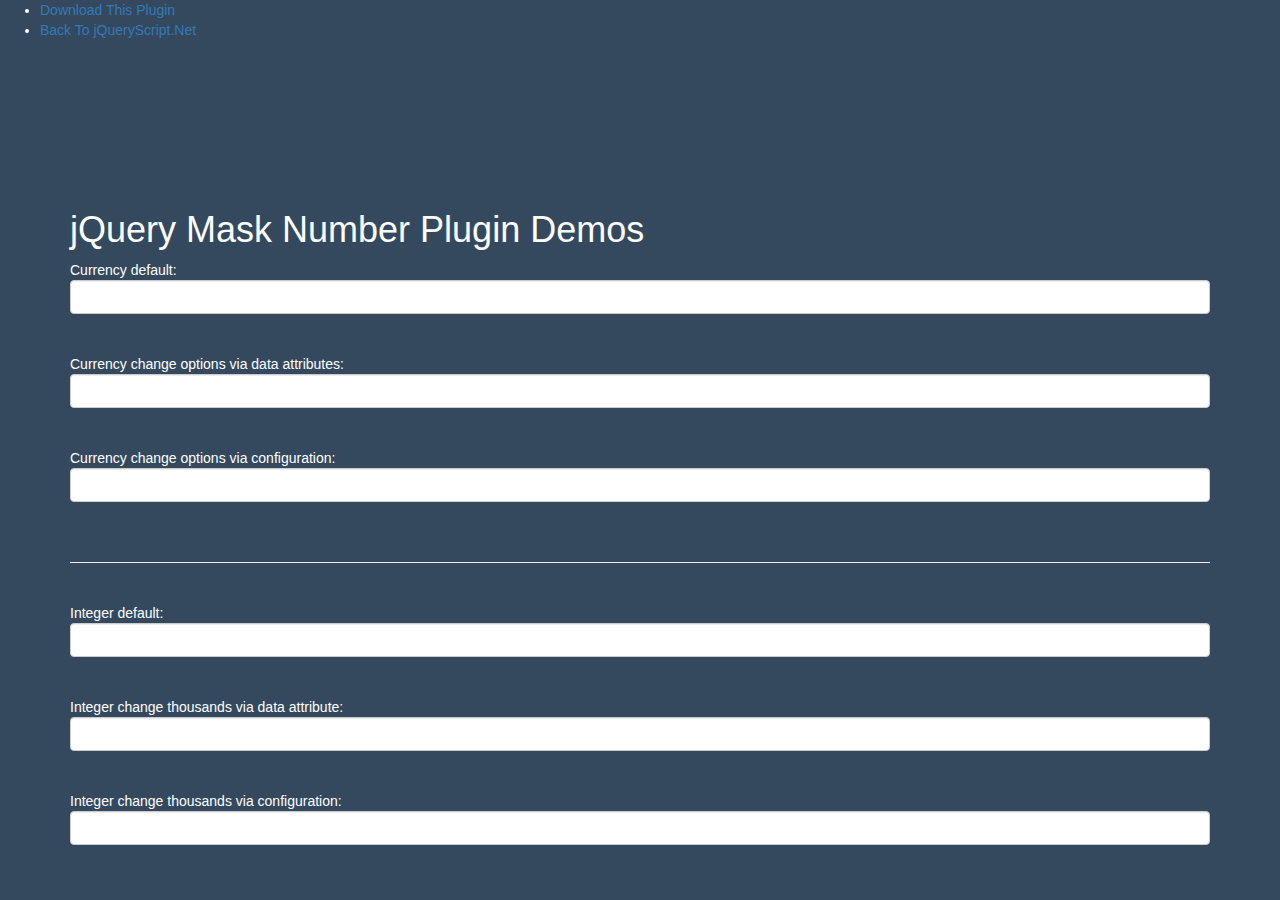
<file: js/number/jQuery-Plugin-For-Number-Input-Formatting-Mask-Number/example/example.html>
<!doctype html>
<html>
<head>
<meta charset="utf-8">
<meta http-equiv="X-UA-Compatible" content="IE=edge,chrome=1">
<meta name="viewport" content="width=device-width, initial-scale=1">
<link href="http://www.jqueryscript.net/css/jquerysctipttop.css" rel="stylesheet" type="text/css">
<link rel="stylesheet" href="http://netdna.bootstrapcdn.com/bootstrap/3.3.5/css/bootstrap.min.css">
<style>
body { background-color:#34495E; color:#fff;}
</style>
<title>jQuery Mask Number Plugin Demos</title>
</head>
<body><div id="jquery-script-menu">
<div class="jquery-script-center">
<ul>
<li><a href="http://www.jqueryscript.net/form/jQuery-Plugin-For-Number-Input-Formatting-Mask-Number.html">Download This Plugin</a></li>
<li><a href="http://www.jqueryscript.net/">Back To jQueryScript.Net</a></li>
</ul>
<div class="jquery-script-ads"><script type="text/javascript"><!--
google_ad_client = "ca-pub-2783044520727903";
/* jQuery_demo */
google_ad_slot = "2780937993";
google_ad_width = 728;
google_ad_height = 90;
//-->
</script>
<script type="text/javascript"
src="http://pagead2.googlesyndication.com/pagead/show_ads.js">
</script></div>
<div class="jquery-script-clear"></div>
</div>
</div>
<div class="container" style="margin-top:150px;">
<h1>jQuery Mask Number Plugin Demos</h1>
    <span>Currency default:</span>
    <input class="form-control"  name="currency-default"/>
    <br/><br/>
    <span>Currency change options via data attributes:</span>
    <input class="form-control"  name="currency-data-attributes" data-decimal="," data-thousands="."/>
    <br/><br/>
    <span>Currency change options via configuration:</span>
    <input class="form-control"  name="currency-configuration"/>
    <br/><br/>
    <hr/>
    <br/>
    <span>Integer default:</span>
    <input class="form-control"  name="integer-default"/>
    <br/><br/>
    <span>Integer change thousands via data attribute:</span>
    <input class="form-control"  name="integer-data-attribute" data-thousands="."/>
    <br/><br/>
    <span>Integer change thousands via configuration:</span>
    <input class="form-control"  name="integer-configuration"/>

    <script src="http://code.jquery.com/jquery-1.12.4.min.js"></script>
    <script src="../dist/jquery.masknumber.js"></script>

    <script type="text/javascript">
        $(document).ready(function () {

            $('[name=currency-default]').maskNumber();
            $('[name=currency-data-attributes]').maskNumber();
            $('[name=currency-configuration]').maskNumber({decimal: '_', thousands: '*'});
            $('[name=integer-default]').maskNumber({integer: true});
            $('[name=integer-data-attribute]').maskNumber({integer: true});
            $('[name=integer-configuration]').maskNumber({integer: true, thousands: '_'});
        });
    </script>
</div><script type="text/javascript">

  var _gaq = _gaq || [];
  _gaq.push(['_setAccount', 'UA-36251023-1']);
  _gaq.push(['_setDomainName', 'jqueryscript.net']);
  _gaq.push(['_trackPageview']);

  (function() {
    var ga = document.createElement('script'); ga.type = 'text/javascript'; ga.async = true;
    ga.src = ('https:' == document.location.protocol ? 'https://ssl' : 'http://www') + '.google-analytics.com/ga.js';
    var s = document.getElementsByTagName('script')[0]; s.parentNode.insertBefore(ga, s);
  })();

</script>
<script type="text/javascript">

  var _gaq = _gaq || [];
  _gaq.push(['_setAccount', 'UA-36251023-1']);
  _gaq.push(['_setDomainName', 'jqueryscript.net']);
  _gaq.push(['_trackPageview']);

  (function() {
    var ga = document.createElement('script'); ga.type = 'text/javascript'; ga.async = true;
    ga.src = ('https:' == document.location.protocol ? 'https://ssl' : 'http://www') + '.google-analytics.com/ga.js';
    var s = document.getElementsByTagName('script')[0]; s.parentNode.insertBefore(ga, s);
  })();

</script>
</body>
</html>
</file>
<file: fonts/helvetica-n/stylesheet.css>
@font-face {
    font-family: 'Helvetica Neue';
    src: url('HelveticaNeueBoldCondensed.eot');
    src: local('Helvetica Neue Condensed Bold'), local('HelveticaNeueBoldCondensed'),
        url('HelveticaNeueBoldCondensed.eot?#iefix') format('embedded-opentype'),
        url('HelveticaNeueBoldCondensed.woff2') format('woff2'),
        url('HelveticaNeueBoldCondensed.woff') format('woff'),
        url('HelveticaNeueBoldCondensed.ttf') format('truetype');
    font-weight: bold;
    font-style: normal;
}

@font-face {
    font-family: 'Helvetica Neue';
    src: url('HelveticaNeueBlackCondensed.eot');
    src: local('Helvetica Neue Condensed Black'), local('HelveticaNeueBlackCondensed'),
        url('HelveticaNeueBlackCondensed.eot?#iefix') format('embedded-opentype'),
        url('HelveticaNeueBlackCondensed.woff2') format('woff2'),
        url('HelveticaNeueBlackCondensed.woff') format('woff'),
        url('HelveticaNeueBlackCondensed.ttf') format('truetype');
    font-weight: 900;
    font-style: normal;
}

@font-face {
    font-family: 'HelveticaNeueCyr';
    src: url('HelveticaNeueCyr-Bold.eot');
    src: local('HelveticaNeueCyr-Bold'),
        url('HelveticaNeueCyr-Bold.eot?#iefix') format('embedded-opentype'),
        url('HelveticaNeueCyr-Bold.woff2') format('woff2'),
        url('HelveticaNeueCyr-Bold.woff') format('woff'),
        url('HelveticaNeueCyr-Bold.ttf') format('truetype');
    font-weight: bold;
    font-style: normal;
}

@font-face {
    font-family: 'HelveticaNeueCyr';
    src: url('HelveticaNeueCyr-Light.eot');
    src: local('HelveticaNeueCyr-Light'),
        url('HelveticaNeueCyr-Light.eot?#iefix') format('embedded-opentype'),
        url('HelveticaNeueCyr-Light.woff2') format('woff2'),
        url('HelveticaNeueCyr-Light.woff') format('woff'),
        url('HelveticaNeueCyr-Light.ttf') format('truetype');
    font-weight: 300;
    font-style: normal;
}

@font-face {
    font-family: 'HelveticaNeueCyr';
    src: url('HelveticaNeueCyr-Medium.eot');
    src: local('HelveticaNeueCyr-Medium'),
        url('HelveticaNeueCyr-Medium.eot?#iefix') format('embedded-opentype'),
        url('HelveticaNeueCyr-Medium.woff2') format('woff2'),
        url('HelveticaNeueCyr-Medium.woff') format('woff'),
        url('HelveticaNeueCyr-Medium.ttf') format('truetype');
    font-weight: 500;
    font-style: normal;
}

@font-face {
    font-family: 'HelveticaNeueCyr';
    src: url('HelveticaNeueCyr-MediumItalic.eot');
    src: local('HelveticaNeueCyr-MediumItalic'),
        url('HelveticaNeueCyr-MediumItalic.eot?#iefix') format('embedded-opentype'),
        url('HelveticaNeueCyr-MediumItalic.woff2') format('woff2'),
        url('HelveticaNeueCyr-MediumItalic.woff') format('woff'),
        url('HelveticaNeueCyr-MediumItalic.ttf') format('truetype');
    font-weight: 500;
    font-style: italic;
}

@font-face {
    font-family: 'HelveticaNeueCyr';
    src: url('HelveticaNeueCyr-LightItalic.eot');
    src: local('HelveticaNeueCyr-LightItalic'),
        url('HelveticaNeueCyr-LightItalic.eot?#iefix') format('embedded-opentype'),
        url('HelveticaNeueCyr-LightItalic.woff2') format('woff2'),
        url('HelveticaNeueCyr-LightItalic.woff') format('woff'),
        url('HelveticaNeueCyr-LightItalic.ttf') format('truetype');
    font-weight: 300;
    font-style: italic;
}

@font-face {
    font-family: 'HelveticaNeueCyr';
    src: url('HelveticaNeueCyr-HeavyItalic.eot');
    src: local('HelveticaNeueCyr-HeavyItalic'),
        url('HelveticaNeueCyr-HeavyItalic.eot?#iefix') format('embedded-opentype'),
        url('HelveticaNeueCyr-HeavyItalic.woff2') format('woff2'),
        url('HelveticaNeueCyr-HeavyItalic.woff') format('woff'),
        url('HelveticaNeueCyr-HeavyItalic.ttf') format('truetype');
    font-weight: 900;
    font-style: italic;
}

@font-face {
    font-family: 'HelveticaNeueCyr';
    src: url('HelveticaNeueCyr-Black.eot');
    src: local('HelveticaNeueCyr-Black'),
        url('HelveticaNeueCyr-Black.eot?#iefix') format('embedded-opentype'),
        url('HelveticaNeueCyr-Black.woff2') format('woff2'),
        url('HelveticaNeueCyr-Black.woff') format('woff'),
        url('HelveticaNeueCyr-Black.ttf') format('truetype');
    font-weight: 900;
    font-style: normal;
}

@font-face {
    font-family: 'HelveticaNeueCyr';
    src: url('HelveticaNeueCyr-Heavy.eot');
    src: local('HelveticaNeueCyr-Heavy'),
        url('HelveticaNeueCyr-Heavy.eot?#iefix') format('embedded-opentype'),
        url('HelveticaNeueCyr-Heavy.woff2') format('woff2'),
        url('HelveticaNeueCyr-Heavy.woff') format('woff'),
        url('HelveticaNeueCyr-Heavy.ttf') format('truetype');
    font-weight: 900;
    font-style: normal;
}

@font-face {
    font-family: 'HelveticaNeueCyr';
    src: url('HelveticaNeueCyr-Italic.eot');
    src: local('HelveticaNeueCyr-Italic'),
        url('HelveticaNeueCyr-Italic.eot?#iefix') format('embedded-opentype'),
        url('HelveticaNeueCyr-Italic.woff2') format('woff2'),
        url('HelveticaNeueCyr-Italic.woff') format('woff'),
        url('HelveticaNeueCyr-Italic.ttf') format('truetype');
    font-weight: 500;
    font-style: italic;
}

@font-face {
    font-family: 'HelveticaNeueCyr';
    src: url('HelveticaNeueCyr-Roman.eot');
    src: local('HelveticaNeueCyr-Roman'),
        url('HelveticaNeueCyr-Roman.eot?#iefix') format('embedded-opentype'),
        url('HelveticaNeueCyr-Roman.woff2') format('woff2'),
        url('HelveticaNeueCyr-Roman.woff') format('woff'),
        url('HelveticaNeueCyr-Roman.ttf') format('truetype');
    font-weight: normal;
    font-style: normal;
}

@font-face {
    font-family: 'HelveticaNeueCyr';
    src: url('HelveticaNeueCyr-BlackItalic.eot');
    src: local('HelveticaNeueCyr-BlackItalic'),
        url('HelveticaNeueCyr-BlackItalic.eot?#iefix') format('embedded-opentype'),
        url('HelveticaNeueCyr-BlackItalic.woff2') format('woff2'),
        url('HelveticaNeueCyr-BlackItalic.woff') format('woff'),
        url('HelveticaNeueCyr-BlackItalic.ttf') format('truetype');
    font-weight: 900;
    font-style: italic;
}

@font-face {
    font-family: 'HelveticaNeueCyr';
    src: url('HelveticaNeueCyr-UltraLightItalic.eot');
    src: local('HelveticaNeueCyr-UltraLightItalic'),
        url('HelveticaNeueCyr-UltraLightItalic.eot?#iefix') format('embedded-opentype'),
        url('HelveticaNeueCyr-UltraLightItalic.woff2') format('woff2'),
        url('HelveticaNeueCyr-UltraLightItalic.woff') format('woff'),
        url('HelveticaNeueCyr-UltraLightItalic.ttf') format('truetype');
    font-weight: 200;
    font-style: italic;
}

@font-face {
    font-family: 'HelveticaNeueCyr';
    src: url('HelveticaNeueCyr-BoldItalic.eot');
    src: local('HelveticaNeueCyr-BoldItalic'),
        url('HelveticaNeueCyr-BoldItalic.eot?#iefix') format('embedded-opentype'),
        url('HelveticaNeueCyr-BoldItalic.woff2') format('woff2'),
        url('HelveticaNeueCyr-BoldItalic.woff') format('woff'),
        url('HelveticaNeueCyr-BoldItalic.ttf') format('truetype');
    font-weight: bold;
    font-style: italic;
}

@font-face {
    font-family: 'HelveticaNeueCyr';
    src: url('HelveticaNeueCyr-ThinItalic.eot');
    src: local('HelveticaNeueCyr-ThinItalic'),
        url('HelveticaNeueCyr-ThinItalic.eot?#iefix') format('embedded-opentype'),
        url('HelveticaNeueCyr-ThinItalic.woff2') format('woff2'),
        url('HelveticaNeueCyr-ThinItalic.woff') format('woff'),
        url('HelveticaNeueCyr-ThinItalic.ttf') format('truetype');
    font-weight: 100;
    font-style: italic;
}

@font-face {
    font-family: 'HelveticaNeueCyr';
    src: url('HelveticaNeueCyr-UltraLight.eot');
    src: local('HelveticaNeueCyr-UltraLight'),
        url('HelveticaNeueCyr-UltraLight.eot?#iefix') format('embedded-opentype'),
        url('HelveticaNeueCyr-UltraLight.woff2') format('woff2'),
        url('HelveticaNeueCyr-UltraLight.woff') format('woff'),
        url('HelveticaNeueCyr-UltraLight.ttf') format('truetype');
    font-weight: 200;
    font-style: normal;
}

@font-face {
    font-family: 'HelveticaNeueCyr';
    src: url('HelveticaNeueCyr-Thin.eot');
    src: local('HelveticaNeueCyr-Thin'),
        url('HelveticaNeueCyr-Thin.eot?#iefix') format('embedded-opentype'),
        url('HelveticaNeueCyr-Thin.woff2') format('woff2'),
        url('HelveticaNeueCyr-Thin.woff') format('woff'),
        url('HelveticaNeueCyr-Thin.ttf') format('truetype');
    font-weight: 100;
    font-style: normal;
}
</file>
<file: css/main.min.css>
@import url(../libs/normalize-css/normalize.css);
@import url(../libs/slick/slick.css);
@import url(../libs/slick/slick-theme.css);
@font-face {
  font-family: 'raleway-example';
  src: url("../fonts/RalewayRegular.woff") format("woff");
}

@font-face {
  font-family: 'raleway-example';
  src: url("../fonts/RalewayBold.woff") format("woff");
  font-weight: bold;
}

@font-face {
  font-family: 'Helvetica Neue';
  src: url("../fonts/helveticaneue.woff") format("woff");
  font-weight: normal;
  font-style: normal;
}

@font-face {
  font-family: 'HelveticaNeueCyr';
  src: url("../fonts/helvetica/HelveticaNeueCyr-Medium.eot");
  src: local("../fonts/helvetica/HelveticaNeueCyr-Medium"), url("../fonts/helvetica/HelveticaNeueCyr-Medium.eot?#iefix") format("embedded-opentype"), url("../fonts/helvetica/HelveticaNeueCyr-Medium.woff2") format("woff2"), url("../fonts/helvetica/HelveticaNeueCyr-Medium.woff") format("woff"), url("../fonts/helvetica/HelveticaNeueCyr-Medium.ttf") format("truetype");
  font-weight: 500;
  font-style: normal;
}

/*!
 * Bootstrap Grid v4.5.2 (https://getbootstrap.com/)
 * Copyright 2011-2020 The Bootstrap Authors
 * Copyright 2011-2020 Twitter, Inc.
 * Licensed under MIT (https://github.com/twbs/bootstrap/blob/main/LICENSE)
 */
html {
  -webkit-box-sizing: border-box;
          box-sizing: border-box;
  -ms-overflow-style: scrollbar;
}

*,
*::before,
*::after {
  -webkit-box-sizing: inherit;
          box-sizing: inherit;
}

.container,
.container-fluid,
.container-sm,
.container-md,
.container-lg,
.container-xl {
  width: 100%;
  padding-right: 15px;
  padding-left: 15px;
  margin-right: auto;
  margin-left: auto;
}

@media (min-width: 576px) {
  .container, .container-sm {
    max-width: 540px;
  }
}

@media (min-width: 768px) {
  .container, .container-sm, .container-md {
    max-width: 720px;
  }
}

@media (min-width: 992px) {
  .container, .container-sm, .container-md, .container-lg {
    max-width: 960px;
  }
}

@media (min-width: 1200px) {
  .container, .container-sm, .container-md, .container-lg, .container-xl {
    max-width: 1140px;
  }
}

.row {
  display: -webkit-box;
  display: -webkit-flex;
  display: -ms-flexbox;
  display: flex;
  -webkit-flex-wrap: wrap;
      -ms-flex-wrap: wrap;
          flex-wrap: wrap;
  margin-right: -15px;
  margin-left: -15px;
}

.no-gutters {
  margin-right: 0;
  margin-left: 0;
}

.no-gutters > .col,
.no-gutters > [class*="col-"] {
  padding-right: 0;
  padding-left: 0;
}

.col-1, .col-2, .col-3, .col-4, .col-5, .col-6, .col-7, .col-8, .col-9, .col-10, .col-11, .col-12, .col,
.col-auto, .col-sm-1, .col-sm-2, .col-sm-3, .col-sm-4, .col-sm-5, .col-sm-6, .col-sm-7, .col-sm-8, .col-sm-9, .col-sm-10, .col-sm-11, .col-sm-12, .col-sm,
.col-sm-auto, .col-md-1, .col-md-2, .col-md-3, .col-md-4, .col-md-5, .col-md-6, .col-md-7, .col-md-8, .col-md-9, .col-md-10, .col-md-11, .col-md-12, .col-md,
.col-md-auto, .col-lg-1, .col-lg-2, .col-lg-3, .col-lg-4, .col-lg-5, .col-lg-6, .col-lg-7, .col-lg-8, .col-lg-9, .col-lg-10, .col-lg-11, .col-lg-12, .col-lg,
.col-lg-auto, .col-xl-1, .col-xl-2, .col-xl-3, .col-xl-4, .col-xl-5, .col-xl-6, .col-xl-7, .col-xl-8, .col-xl-9, .col-xl-10, .col-xl-11, .col-xl-12, .col-xl,
.col-xl-auto {
  position: relative;
  width: 100%;
  padding-right: 15px;
  padding-left: 15px;
}

.col {
  -webkit-flex-basis: 0;
      -ms-flex-preferred-size: 0;
          flex-basis: 0;
  -webkit-box-flex: 1;
  -webkit-flex-grow: 1;
      -ms-flex-positive: 1;
          flex-grow: 1;
  max-width: 100%;
}

.row-cols-1 > * {
  -webkit-box-flex: 0;
  -webkit-flex: 0 0 100%;
      -ms-flex: 0 0 100%;
          flex: 0 0 100%;
  max-width: 100%;
}

.row-cols-2 > * {
  -webkit-box-flex: 0;
  -webkit-flex: 0 0 50%;
      -ms-flex: 0 0 50%;
          flex: 0 0 50%;
  max-width: 50%;
}

.row-cols-3 > * {
  -webkit-box-flex: 0;
  -webkit-flex: 0 0 33.33333%;
      -ms-flex: 0 0 33.33333%;
          flex: 0 0 33.33333%;
  max-width: 33.33333%;
}

.row-cols-4 > * {
  -webkit-box-flex: 0;
  -webkit-flex: 0 0 25%;
      -ms-flex: 0 0 25%;
          flex: 0 0 25%;
  max-width: 25%;
}

.row-cols-5 > * {
  -webkit-box-flex: 0;
  -webkit-flex: 0 0 20%;
      -ms-flex: 0 0 20%;
          flex: 0 0 20%;
  max-width: 20%;
}

.row-cols-6 > * {
  -webkit-box-flex: 0;
  -webkit-flex: 0 0 16.66667%;
      -ms-flex: 0 0 16.66667%;
          flex: 0 0 16.66667%;
  max-width: 16.66667%;
}

.col-auto {
  -webkit-box-flex: 0;
  -webkit-flex: 0 0 auto;
      -ms-flex: 0 0 auto;
          flex: 0 0 auto;
  width: auto;
  max-width: 100%;
}

.col-1 {
  -webkit-box-flex: 0;
  -webkit-flex: 0 0 8.33333%;
      -ms-flex: 0 0 8.33333%;
          flex: 0 0 8.33333%;
  max-width: 8.33333%;
}

.col-2 {
  -webkit-box-flex: 0;
  -webkit-flex: 0 0 16.66667%;
      -ms-flex: 0 0 16.66667%;
          flex: 0 0 16.66667%;
  max-width: 16.66667%;
}

.col-3 {
  -webkit-box-flex: 0;
  -webkit-flex: 0 0 25%;
      -ms-flex: 0 0 25%;
          flex: 0 0 25%;
  max-width: 25%;
}

.col-4 {
  -webkit-box-flex: 0;
  -webkit-flex: 0 0 33.33333%;
      -ms-flex: 0 0 33.33333%;
          flex: 0 0 33.33333%;
  max-width: 33.33333%;
}

.col-5 {
  -webkit-box-flex: 0;
  -webkit-flex: 0 0 41.66667%;
      -ms-flex: 0 0 41.66667%;
          flex: 0 0 41.66667%;
  max-width: 41.66667%;
}

.col-6 {
  -webkit-box-flex: 0;
  -webkit-flex: 0 0 50%;
      -ms-flex: 0 0 50%;
          flex: 0 0 50%;
  max-width: 50%;
}

.col-7 {
  -webkit-box-flex: 0;
  -webkit-flex: 0 0 58.33333%;
      -ms-flex: 0 0 58.33333%;
          flex: 0 0 58.33333%;
  max-width: 58.33333%;
}

.col-8 {
  -webkit-box-flex: 0;
  -webkit-flex: 0 0 66.66667%;
      -ms-flex: 0 0 66.66667%;
          flex: 0 0 66.66667%;
  max-width: 66.66667%;
}

.col-9 {
  -webkit-box-flex: 0;
  -webkit-flex: 0 0 75%;
      -ms-flex: 0 0 75%;
          flex: 0 0 75%;
  max-width: 75%;
}

.col-10 {
  -webkit-box-flex: 0;
  -webkit-flex: 0 0 83.33333%;
      -ms-flex: 0 0 83.33333%;
          flex: 0 0 83.33333%;
  max-width: 83.33333%;
}

.col-11 {
  -webkit-box-flex: 0;
  -webkit-flex: 0 0 91.66667%;
      -ms-flex: 0 0 91.66667%;
          flex: 0 0 91.66667%;
  max-width: 91.66667%;
}

.col-12 {
  -webkit-box-flex: 0;
  -webkit-flex: 0 0 100%;
      -ms-flex: 0 0 100%;
          flex: 0 0 100%;
  max-width: 100%;
}

.order-first {
  -webkit-box-ordinal-group: 0;
  -webkit-order: -1;
      -ms-flex-order: -1;
          order: -1;
}

.order-last {
  -webkit-box-ordinal-group: 14;
  -webkit-order: 13;
      -ms-flex-order: 13;
          order: 13;
}

.order-0 {
  -webkit-box-ordinal-group: 1;
  -webkit-order: 0;
      -ms-flex-order: 0;
          order: 0;
}

.order-1 {
  -webkit-box-ordinal-group: 2;
  -webkit-order: 1;
      -ms-flex-order: 1;
          order: 1;
}

.order-2 {
  -webkit-box-ordinal-group: 3;
  -webkit-order: 2;
      -ms-flex-order: 2;
          order: 2;
}

.order-3 {
  -webkit-box-ordinal-group: 4;
  -webkit-order: 3;
      -ms-flex-order: 3;
          order: 3;
}

.order-4 {
  -webkit-box-ordinal-group: 5;
  -webkit-order: 4;
      -ms-flex-order: 4;
          order: 4;
}

.order-5 {
  -webkit-box-ordinal-group: 6;
  -webkit-order: 5;
      -ms-flex-order: 5;
          order: 5;
}

.order-6 {
  -webkit-box-ordinal-group: 7;
  -webkit-order: 6;
      -ms-flex-order: 6;
          order: 6;
}

.order-7 {
  -webkit-box-ordinal-group: 8;
  -webkit-order: 7;
      -ms-flex-order: 7;
          order: 7;
}

.order-8 {
  -webkit-box-ordinal-group: 9;
  -webkit-order: 8;
      -ms-flex-order: 8;
          order: 8;
}

.order-9 {
  -webkit-box-ordinal-group: 10;
  -webkit-order: 9;
      -ms-flex-order: 9;
          order: 9;
}

.order-10 {
  -webkit-box-ordinal-group: 11;
  -webkit-order: 10;
      -ms-flex-order: 10;
          order: 10;
}

.order-11 {
  -webkit-box-ordinal-group: 12;
  -webkit-order: 11;
      -ms-flex-order: 11;
          order: 11;
}

.order-12 {
  -webkit-box-ordinal-group: 13;
  -webkit-order: 12;
      -ms-flex-order: 12;
          order: 12;
}

.offset-1 {
  margin-left: 8.33333%;
}

.offset-2 {
  margin-left: 16.66667%;
}

.offset-3 {
  margin-left: 25%;
}

.offset-4 {
  margin-left: 33.33333%;
}

.offset-5 {
  margin-left: 41.66667%;
}

.offset-6 {
  margin-left: 50%;
}

.offset-7 {
  margin-left: 58.33333%;
}

.offset-8 {
  margin-left: 66.66667%;
}

.offset-9 {
  margin-left: 75%;
}

.offset-10 {
  margin-left: 83.33333%;
}

.offset-11 {
  margin-left: 91.66667%;
}

@media (min-width: 576px) {
  .col-sm {
    -webkit-flex-basis: 0;
        -ms-flex-preferred-size: 0;
            flex-basis: 0;
    -webkit-box-flex: 1;
    -webkit-flex-grow: 1;
        -ms-flex-positive: 1;
            flex-grow: 1;
    max-width: 100%;
  }
  .row-cols-sm-1 > * {
    -webkit-box-flex: 0;
    -webkit-flex: 0 0 100%;
        -ms-flex: 0 0 100%;
            flex: 0 0 100%;
    max-width: 100%;
  }
  .row-cols-sm-2 > * {
    -webkit-box-flex: 0;
    -webkit-flex: 0 0 50%;
        -ms-flex: 0 0 50%;
            flex: 0 0 50%;
    max-width: 50%;
  }
  .row-cols-sm-3 > * {
    -webkit-box-flex: 0;
    -webkit-flex: 0 0 33.33333%;
        -ms-flex: 0 0 33.33333%;
            flex: 0 0 33.33333%;
    max-width: 33.33333%;
  }
  .row-cols-sm-4 > * {
    -webkit-box-flex: 0;
    -webkit-flex: 0 0 25%;
        -ms-flex: 0 0 25%;
            flex: 0 0 25%;
    max-width: 25%;
  }
  .row-cols-sm-5 > * {
    -webkit-box-flex: 0;
    -webkit-flex: 0 0 20%;
        -ms-flex: 0 0 20%;
            flex: 0 0 20%;
    max-width: 20%;
  }
  .row-cols-sm-6 > * {
    -webkit-box-flex: 0;
    -webkit-flex: 0 0 16.66667%;
        -ms-flex: 0 0 16.66667%;
            flex: 0 0 16.66667%;
    max-width: 16.66667%;
  }
  .col-sm-auto {
    -webkit-box-flex: 0;
    -webkit-flex: 0 0 auto;
        -ms-flex: 0 0 auto;
            flex: 0 0 auto;
    width: auto;
    max-width: 100%;
  }
  .col-sm-1 {
    -webkit-box-flex: 0;
    -webkit-flex: 0 0 8.33333%;
        -ms-flex: 0 0 8.33333%;
            flex: 0 0 8.33333%;
    max-width: 8.33333%;
  }
  .col-sm-2 {
    -webkit-box-flex: 0;
    -webkit-flex: 0 0 16.66667%;
        -ms-flex: 0 0 16.66667%;
            flex: 0 0 16.66667%;
    max-width: 16.66667%;
  }
  .col-sm-3 {
    -webkit-box-flex: 0;
    -webkit-flex: 0 0 25%;
        -ms-flex: 0 0 25%;
            flex: 0 0 25%;
    max-width: 25%;
  }
  .col-sm-4 {
    -webkit-box-flex: 0;
    -webkit-flex: 0 0 33.33333%;
        -ms-flex: 0 0 33.33333%;
            flex: 0 0 33.33333%;
    max-width: 33.33333%;
  }
  .col-sm-5 {
    -webkit-box-flex: 0;
    -webkit-flex: 0 0 41.66667%;
        -ms-flex: 0 0 41.66667%;
            flex: 0 0 41.66667%;
    max-width: 41.66667%;
  }
  .col-sm-6 {
    -webkit-box-flex: 0;
    -webkit-flex: 0 0 50%;
        -ms-flex: 0 0 50%;
            flex: 0 0 50%;
    max-width: 50%;
  }
  .col-sm-7 {
    -webkit-box-flex: 0;
    -webkit-flex: 0 0 58.33333%;
        -ms-flex: 0 0 58.33333%;
            flex: 0 0 58.33333%;
    max-width: 58.33333%;
  }
  .col-sm-8 {
    -webkit-box-flex: 0;
    -webkit-flex: 0 0 66.66667%;
        -ms-flex: 0 0 66.66667%;
            flex: 0 0 66.66667%;
    max-width: 66.66667%;
  }
  .col-sm-9 {
    -webkit-box-flex: 0;
    -webkit-flex: 0 0 75%;
        -ms-flex: 0 0 75%;
            flex: 0 0 75%;
    max-width: 75%;
  }
  .col-sm-10 {
    -webkit-box-flex: 0;
    -webkit-flex: 0 0 83.33333%;
        -ms-flex: 0 0 83.33333%;
            flex: 0 0 83.33333%;
    max-width: 83.33333%;
  }
  .col-sm-11 {
    -webkit-box-flex: 0;
    -webkit-flex: 0 0 91.66667%;
        -ms-flex: 0 0 91.66667%;
            flex: 0 0 91.66667%;
    max-width: 91.66667%;
  }
  .col-sm-12 {
    -webkit-box-flex: 0;
    -webkit-flex: 0 0 100%;
        -ms-flex: 0 0 100%;
            flex: 0 0 100%;
    max-width: 100%;
  }
  .order-sm-first {
    -webkit-box-ordinal-group: 0;
    -webkit-order: -1;
        -ms-flex-order: -1;
            order: -1;
  }
  .order-sm-last {
    -webkit-box-ordinal-group: 14;
    -webkit-order: 13;
        -ms-flex-order: 13;
            order: 13;
  }
  .order-sm-0 {
    -webkit-box-ordinal-group: 1;
    -webkit-order: 0;
        -ms-flex-order: 0;
            order: 0;
  }
  .order-sm-1 {
    -webkit-box-ordinal-group: 2;
    -webkit-order: 1;
        -ms-flex-order: 1;
            order: 1;
  }
  .order-sm-2 {
    -webkit-box-ordinal-group: 3;
    -webkit-order: 2;
        -ms-flex-order: 2;
            order: 2;
  }
  .order-sm-3 {
    -webkit-box-ordinal-group: 4;
    -webkit-order: 3;
        -ms-flex-order: 3;
            order: 3;
  }
  .order-sm-4 {
    -webkit-box-ordinal-group: 5;
    -webkit-order: 4;
        -ms-flex-order: 4;
            order: 4;
  }
  .order-sm-5 {
    -webkit-box-ordinal-group: 6;
    -webkit-order: 5;
        -ms-flex-order: 5;
            order: 5;
  }
  .order-sm-6 {
    -webkit-box-ordinal-group: 7;
    -webkit-order: 6;
        -ms-flex-order: 6;
            order: 6;
  }
  .order-sm-7 {
    -webkit-box-ordinal-group: 8;
    -webkit-order: 7;
        -ms-flex-order: 7;
            order: 7;
  }
  .order-sm-8 {
    -webkit-box-ordinal-group: 9;
    -webkit-order: 8;
        -ms-flex-order: 8;
            order: 8;
  }
  .order-sm-9 {
    -webkit-box-ordinal-group: 10;
    -webkit-order: 9;
        -ms-flex-order: 9;
            order: 9;
  }
  .order-sm-10 {
    -webkit-box-ordinal-group: 11;
    -webkit-order: 10;
        -ms-flex-order: 10;
            order: 10;
  }
  .order-sm-11 {
    -webkit-box-ordinal-group: 12;
    -webkit-order: 11;
        -ms-flex-order: 11;
            order: 11;
  }
  .order-sm-12 {
    -webkit-box-ordinal-group: 13;
    -webkit-order: 12;
        -ms-flex-order: 12;
            order: 12;
  }
  .offset-sm-0 {
    margin-left: 0;
  }
  .offset-sm-1 {
    margin-left: 8.33333%;
  }
  .offset-sm-2 {
    margin-left: 16.66667%;
  }
  .offset-sm-3 {
    margin-left: 25%;
  }
  .offset-sm-4 {
    margin-left: 33.33333%;
  }
  .offset-sm-5 {
    margin-left: 41.66667%;
  }
  .offset-sm-6 {
    margin-left: 50%;
  }
  .offset-sm-7 {
    margin-left: 58.33333%;
  }
  .offset-sm-8 {
    margin-left: 66.66667%;
  }
  .offset-sm-9 {
    margin-left: 75%;
  }
  .offset-sm-10 {
    margin-left: 83.33333%;
  }
  .offset-sm-11 {
    margin-left: 91.66667%;
  }
}

@media (min-width: 768px) {
  .col-md {
    -webkit-flex-basis: 0;
        -ms-flex-preferred-size: 0;
            flex-basis: 0;
    -webkit-box-flex: 1;
    -webkit-flex-grow: 1;
        -ms-flex-positive: 1;
            flex-grow: 1;
    max-width: 100%;
  }
  .row-cols-md-1 > * {
    -webkit-box-flex: 0;
    -webkit-flex: 0 0 100%;
        -ms-flex: 0 0 100%;
            flex: 0 0 100%;
    max-width: 100%;
  }
  .row-cols-md-2 > * {
    -webkit-box-flex: 0;
    -webkit-flex: 0 0 50%;
        -ms-flex: 0 0 50%;
            flex: 0 0 50%;
    max-width: 50%;
  }
  .row-cols-md-3 > * {
    -webkit-box-flex: 0;
    -webkit-flex: 0 0 33.33333%;
        -ms-flex: 0 0 33.33333%;
            flex: 0 0 33.33333%;
    max-width: 33.33333%;
  }
  .row-cols-md-4 > * {
    -webkit-box-flex: 0;
    -webkit-flex: 0 0 25%;
        -ms-flex: 0 0 25%;
            flex: 0 0 25%;
    max-width: 25%;
  }
  .row-cols-md-5 > * {
    -webkit-box-flex: 0;
    -webkit-flex: 0 0 20%;
        -ms-flex: 0 0 20%;
            flex: 0 0 20%;
    max-width: 20%;
  }
  .row-cols-md-6 > * {
    -webkit-box-flex: 0;
    -webkit-flex: 0 0 16.66667%;
        -ms-flex: 0 0 16.66667%;
            flex: 0 0 16.66667%;
    max-width: 16.66667%;
  }
  .col-md-auto {
    -webkit-box-flex: 0;
    -webkit-flex: 0 0 auto;
        -ms-flex: 0 0 auto;
            flex: 0 0 auto;
    width: auto;
    max-width: 100%;
  }
  .col-md-1 {
    -webkit-box-flex: 0;
    -webkit-flex: 0 0 8.33333%;
        -ms-flex: 0 0 8.33333%;
            flex: 0 0 8.33333%;
    max-width: 8.33333%;
  }
  .col-md-2 {
    -webkit-box-flex: 0;
    -webkit-flex: 0 0 16.66667%;
        -ms-flex: 0 0 16.66667%;
            flex: 0 0 16.66667%;
    max-width: 16.66667%;
  }
  .col-md-3 {
    -webkit-box-flex: 0;
    -webkit-flex: 0 0 25%;
        -ms-flex: 0 0 25%;
            flex: 0 0 25%;
    max-width: 25%;
  }
  .col-md-4 {
    -webkit-box-flex: 0;
    -webkit-flex: 0 0 33.33333%;
        -ms-flex: 0 0 33.33333%;
            flex: 0 0 33.33333%;
    max-width: 33.33333%;
  }
  .col-md-5 {
    -webkit-box-flex: 0;
    -webkit-flex: 0 0 41.66667%;
        -ms-flex: 0 0 41.66667%;
            flex: 0 0 41.66667%;
    max-width: 41.66667%;
  }
  .col-md-6 {
    -webkit-box-flex: 0;
    -webkit-flex: 0 0 50%;
        -ms-flex: 0 0 50%;
            flex: 0 0 50%;
    max-width: 50%;
  }
  .col-md-7 {
    -webkit-box-flex: 0;
    -webkit-flex: 0 0 58.33333%;
        -ms-flex: 0 0 58.33333%;
            flex: 0 0 58.33333%;
    max-width: 58.33333%;
  }
  .col-md-8 {
    -webkit-box-flex: 0;
    -webkit-flex: 0 0 66.66667%;
        -ms-flex: 0 0 66.66667%;
            flex: 0 0 66.66667%;
    max-width: 66.66667%;
  }
  .col-md-9 {
    -webkit-box-flex: 0;
    -webkit-flex: 0 0 75%;
        -ms-flex: 0 0 75%;
            flex: 0 0 75%;
    max-width: 75%;
  }
  .col-md-10 {
    -webkit-box-flex: 0;
    -webkit-flex: 0 0 83.33333%;
        -ms-flex: 0 0 83.33333%;
            flex: 0 0 83.33333%;
    max-width: 83.33333%;
  }
  .col-md-11 {
    -webkit-box-flex: 0;
    -webkit-flex: 0 0 91.66667%;
        -ms-flex: 0 0 91.66667%;
            flex: 0 0 91.66667%;
    max-width: 91.66667%;
  }
  .col-md-12 {
    -webkit-box-flex: 0;
    -webkit-flex: 0 0 100%;
        -ms-flex: 0 0 100%;
            flex: 0 0 100%;
    max-width: 100%;
  }
  .order-md-first {
    -webkit-box-ordinal-group: 0;
    -webkit-order: -1;
        -ms-flex-order: -1;
            order: -1;
  }
  .order-md-last {
    -webkit-box-ordinal-group: 14;
    -webkit-order: 13;
        -ms-flex-order: 13;
            order: 13;
  }
  .order-md-0 {
    -webkit-box-ordinal-group: 1;
    -webkit-order: 0;
        -ms-flex-order: 0;
            order: 0;
  }
  .order-md-1 {
    -webkit-box-ordinal-group: 2;
    -webkit-order: 1;
        -ms-flex-order: 1;
            order: 1;
  }
  .order-md-2 {
    -webkit-box-ordinal-group: 3;
    -webkit-order: 2;
        -ms-flex-order: 2;
            order: 2;
  }
  .order-md-3 {
    -webkit-box-ordinal-group: 4;
    -webkit-order: 3;
        -ms-flex-order: 3;
            order: 3;
  }
  .order-md-4 {
    -webkit-box-ordinal-group: 5;
    -webkit-order: 4;
        -ms-flex-order: 4;
            order: 4;
  }
  .order-md-5 {
    -webkit-box-ordinal-group: 6;
    -webkit-order: 5;
        -ms-flex-order: 5;
            order: 5;
  }
  .order-md-6 {
    -webkit-box-ordinal-group: 7;
    -webkit-order: 6;
        -ms-flex-order: 6;
            order: 6;
  }
  .order-md-7 {
    -webkit-box-ordinal-group: 8;
    -webkit-order: 7;
        -ms-flex-order: 7;
            order: 7;
  }
  .order-md-8 {
    -webkit-box-ordinal-group: 9;
    -webkit-order: 8;
        -ms-flex-order: 8;
            order: 8;
  }
  .order-md-9 {
    -webkit-box-ordinal-group: 10;
    -webkit-order: 9;
        -ms-flex-order: 9;
            order: 9;
  }
  .order-md-10 {
    -webkit-box-ordinal-group: 11;
    -webkit-order: 10;
        -ms-flex-order: 10;
            order: 10;
  }
  .order-md-11 {
    -webkit-box-ordinal-group: 12;
    -webkit-order: 11;
        -ms-flex-order: 11;
            order: 11;
  }
  .order-md-12 {
    -webkit-box-ordinal-group: 13;
    -webkit-order: 12;
        -ms-flex-order: 12;
            order: 12;
  }
  .offset-md-0 {
    margin-left: 0;
  }
  .offset-md-1 {
    margin-left: 8.33333%;
  }
  .offset-md-2 {
    margin-left: 16.66667%;
  }
  .offset-md-3 {
    margin-left: 25%;
  }
  .offset-md-4 {
    margin-left: 33.33333%;
  }
  .offset-md-5 {
    margin-left: 41.66667%;
  }
  .offset-md-6 {
    margin-left: 50%;
  }
  .offset-md-7 {
    margin-left: 58.33333%;
  }
  .offset-md-8 {
    margin-left: 66.66667%;
  }
  .offset-md-9 {
    margin-left: 75%;
  }
  .offset-md-10 {
    margin-left: 83.33333%;
  }
  .offset-md-11 {
    margin-left: 91.66667%;
  }
}

@media (min-width: 992px) {
  .col-lg {
    -webkit-flex-basis: 0;
        -ms-flex-preferred-size: 0;
            flex-basis: 0;
    -webkit-box-flex: 1;
    -webkit-flex-grow: 1;
        -ms-flex-positive: 1;
            flex-grow: 1;
    max-width: 100%;
  }
  .row-cols-lg-1 > * {
    -webkit-box-flex: 0;
    -webkit-flex: 0 0 100%;
        -ms-flex: 0 0 100%;
            flex: 0 0 100%;
    max-width: 100%;
  }
  .row-cols-lg-2 > * {
    -webkit-box-flex: 0;
    -webkit-flex: 0 0 50%;
        -ms-flex: 0 0 50%;
            flex: 0 0 50%;
    max-width: 50%;
  }
  .row-cols-lg-3 > * {
    -webkit-box-flex: 0;
    -webkit-flex: 0 0 33.33333%;
        -ms-flex: 0 0 33.33333%;
            flex: 0 0 33.33333%;
    max-width: 33.33333%;
  }
  .row-cols-lg-4 > * {
    -webkit-box-flex: 0;
    -webkit-flex: 0 0 25%;
        -ms-flex: 0 0 25%;
            flex: 0 0 25%;
    max-width: 25%;
  }
  .row-cols-lg-5 > * {
    -webkit-box-flex: 0;
    -webkit-flex: 0 0 20%;
        -ms-flex: 0 0 20%;
            flex: 0 0 20%;
    max-width: 20%;
  }
  .row-cols-lg-6 > * {
    -webkit-box-flex: 0;
    -webkit-flex: 0 0 16.66667%;
        -ms-flex: 0 0 16.66667%;
            flex: 0 0 16.66667%;
    max-width: 16.66667%;
  }
  .col-lg-auto {
    -webkit-box-flex: 0;
    -webkit-flex: 0 0 auto;
        -ms-flex: 0 0 auto;
            flex: 0 0 auto;
    width: auto;
    max-width: 100%;
  }
  .col-lg-1 {
    -webkit-box-flex: 0;
    -webkit-flex: 0 0 8.33333%;
        -ms-flex: 0 0 8.33333%;
            flex: 0 0 8.33333%;
    max-width: 8.33333%;
  }
  .col-lg-2 {
    -webkit-box-flex: 0;
    -webkit-flex: 0 0 16.66667%;
        -ms-flex: 0 0 16.66667%;
            flex: 0 0 16.66667%;
    max-width: 16.66667%;
  }
  .col-lg-3 {
    -webkit-box-flex: 0;
    -webkit-flex: 0 0 25%;
        -ms-flex: 0 0 25%;
            flex: 0 0 25%;
    max-width: 25%;
  }
  .col-lg-4 {
    -webkit-box-flex: 0;
    -webkit-flex: 0 0 33.33333%;
        -ms-flex: 0 0 33.33333%;
            flex: 0 0 33.33333%;
    max-width: 33.33333%;
  }
  .col-lg-5 {
    -webkit-box-flex: 0;
    -webkit-flex: 0 0 41.66667%;
        -ms-flex: 0 0 41.66667%;
            flex: 0 0 41.66667%;
    max-width: 41.66667%;
  }
  .col-lg-6 {
    -webkit-box-flex: 0;
    -webkit-flex: 0 0 50%;
        -ms-flex: 0 0 50%;
            flex: 0 0 50%;
    max-width: 50%;
  }
  .col-lg-7 {
    -webkit-box-flex: 0;
    -webkit-flex: 0 0 58.33333%;
        -ms-flex: 0 0 58.33333%;
            flex: 0 0 58.33333%;
    max-width: 58.33333%;
  }
  .col-lg-8 {
    -webkit-box-flex: 0;
    -webkit-flex: 0 0 66.66667%;
        -ms-flex: 0 0 66.66667%;
            flex: 0 0 66.66667%;
    max-width: 66.66667%;
  }
  .col-lg-9 {
    -webkit-box-flex: 0;
    -webkit-flex: 0 0 75%;
        -ms-flex: 0 0 75%;
            flex: 0 0 75%;
    max-width: 75%;
  }
  .col-lg-10 {
    -webkit-box-flex: 0;
    -webkit-flex: 0 0 83.33333%;
        -ms-flex: 0 0 83.33333%;
            flex: 0 0 83.33333%;
    max-width: 83.33333%;
  }
  .col-lg-11 {
    -webkit-box-flex: 0;
    -webkit-flex: 0 0 91.66667%;
        -ms-flex: 0 0 91.66667%;
            flex: 0 0 91.66667%;
    max-width: 91.66667%;
  }
  .col-lg-12 {
    -webkit-box-flex: 0;
    -webkit-flex: 0 0 100%;
        -ms-flex: 0 0 100%;
            flex: 0 0 100%;
    max-width: 100%;
  }
  .order-lg-first {
    -webkit-box-ordinal-group: 0;
    -webkit-order: -1;
        -ms-flex-order: -1;
            order: -1;
  }
  .order-lg-last {
    -webkit-box-ordinal-group: 14;
    -webkit-order: 13;
        -ms-flex-order: 13;
            order: 13;
  }
  .order-lg-0 {
    -webkit-box-ordinal-group: 1;
    -webkit-order: 0;
        -ms-flex-order: 0;
            order: 0;
  }
  .order-lg-1 {
    -webkit-box-ordinal-group: 2;
    -webkit-order: 1;
        -ms-flex-order: 1;
            order: 1;
  }
  .order-lg-2 {
    -webkit-box-ordinal-group: 3;
    -webkit-order: 2;
        -ms-flex-order: 2;
            order: 2;
  }
  .order-lg-3 {
    -webkit-box-ordinal-group: 4;
    -webkit-order: 3;
        -ms-flex-order: 3;
            order: 3;
  }
  .order-lg-4 {
    -webkit-box-ordinal-group: 5;
    -webkit-order: 4;
        -ms-flex-order: 4;
            order: 4;
  }
  .order-lg-5 {
    -webkit-box-ordinal-group: 6;
    -webkit-order: 5;
        -ms-flex-order: 5;
            order: 5;
  }
  .order-lg-6 {
    -webkit-box-ordinal-group: 7;
    -webkit-order: 6;
        -ms-flex-order: 6;
            order: 6;
  }
  .order-lg-7 {
    -webkit-box-ordinal-group: 8;
    -webkit-order: 7;
        -ms-flex-order: 7;
            order: 7;
  }
  .order-lg-8 {
    -webkit-box-ordinal-group: 9;
    -webkit-order: 8;
        -ms-flex-order: 8;
            order: 8;
  }
  .order-lg-9 {
    -webkit-box-ordinal-group: 10;
    -webkit-order: 9;
        -ms-flex-order: 9;
            order: 9;
  }
  .order-lg-10 {
    -webkit-box-ordinal-group: 11;
    -webkit-order: 10;
        -ms-flex-order: 10;
            order: 10;
  }
  .order-lg-11 {
    -webkit-box-ordinal-group: 12;
    -webkit-order: 11;
        -ms-flex-order: 11;
            order: 11;
  }
  .order-lg-12 {
    -webkit-box-ordinal-group: 13;
    -webkit-order: 12;
        -ms-flex-order: 12;
            order: 12;
  }
  .offset-lg-0 {
    margin-left: 0;
  }
  .offset-lg-1 {
    margin-left: 8.33333%;
  }
  .offset-lg-2 {
    margin-left: 16.66667%;
  }
  .offset-lg-3 {
    margin-left: 25%;
  }
  .offset-lg-4 {
    margin-left: 33.33333%;
  }
  .offset-lg-5 {
    margin-left: 41.66667%;
  }
  .offset-lg-6 {
    margin-left: 50%;
  }
  .offset-lg-7 {
    margin-left: 58.33333%;
  }
  .offset-lg-8 {
    margin-left: 66.66667%;
  }
  .offset-lg-9 {
    margin-left: 75%;
  }
  .offset-lg-10 {
    margin-left: 83.33333%;
  }
  .offset-lg-11 {
    margin-left: 91.66667%;
  }
}

@media (min-width: 1200px) {
  .col-xl {
    -webkit-flex-basis: 0;
        -ms-flex-preferred-size: 0;
            flex-basis: 0;
    -webkit-box-flex: 1;
    -webkit-flex-grow: 1;
        -ms-flex-positive: 1;
            flex-grow: 1;
    max-width: 100%;
  }
  .row-cols-xl-1 > * {
    -webkit-box-flex: 0;
    -webkit-flex: 0 0 100%;
        -ms-flex: 0 0 100%;
            flex: 0 0 100%;
    max-width: 100%;
  }
  .row-cols-xl-2 > * {
    -webkit-box-flex: 0;
    -webkit-flex: 0 0 50%;
        -ms-flex: 0 0 50%;
            flex: 0 0 50%;
    max-width: 50%;
  }
  .row-cols-xl-3 > * {
    -webkit-box-flex: 0;
    -webkit-flex: 0 0 33.33333%;
        -ms-flex: 0 0 33.33333%;
            flex: 0 0 33.33333%;
    max-width: 33.33333%;
  }
  .row-cols-xl-4 > * {
    -webkit-box-flex: 0;
    -webkit-flex: 0 0 25%;
        -ms-flex: 0 0 25%;
            flex: 0 0 25%;
    max-width: 25%;
  }
  .row-cols-xl-5 > * {
    -webkit-box-flex: 0;
    -webkit-flex: 0 0 20%;
        -ms-flex: 0 0 20%;
            flex: 0 0 20%;
    max-width: 20%;
  }
  .row-cols-xl-6 > * {
    -webkit-box-flex: 0;
    -webkit-flex: 0 0 16.66667%;
        -ms-flex: 0 0 16.66667%;
            flex: 0 0 16.66667%;
    max-width: 16.66667%;
  }
  .col-xl-auto {
    -webkit-box-flex: 0;
    -webkit-flex: 0 0 auto;
        -ms-flex: 0 0 auto;
            flex: 0 0 auto;
    width: auto;
    max-width: 100%;
  }
  .col-xl-1 {
    -webkit-box-flex: 0;
    -webkit-flex: 0 0 8.33333%;
        -ms-flex: 0 0 8.33333%;
            flex: 0 0 8.33333%;
    max-width: 8.33333%;
  }
  .col-xl-2 {
    -webkit-box-flex: 0;
    -webkit-flex: 0 0 16.66667%;
        -ms-flex: 0 0 16.66667%;
            flex: 0 0 16.66667%;
    max-width: 16.66667%;
  }
  .col-xl-3 {
    -webkit-box-flex: 0;
    -webkit-flex: 0 0 25%;
        -ms-flex: 0 0 25%;
            flex: 0 0 25%;
    max-width: 25%;
  }
  .col-xl-4 {
    -webkit-box-flex: 0;
    -webkit-flex: 0 0 33.33333%;
        -ms-flex: 0 0 33.33333%;
            flex: 0 0 33.33333%;
    max-width: 33.33333%;
  }
  .col-xl-5 {
    -webkit-box-flex: 0;
    -webkit-flex: 0 0 41.66667%;
        -ms-flex: 0 0 41.66667%;
            flex: 0 0 41.66667%;
    max-width: 41.66667%;
  }
  .col-xl-6 {
    -webkit-box-flex: 0;
    -webkit-flex: 0 0 50%;
        -ms-flex: 0 0 50%;
            flex: 0 0 50%;
    max-width: 50%;
  }
  .col-xl-7 {
    -webkit-box-flex: 0;
    -webkit-flex: 0 0 58.33333%;
        -ms-flex: 0 0 58.33333%;
            flex: 0 0 58.33333%;
    max-width: 58.33333%;
  }
  .col-xl-8 {
    -webkit-box-flex: 0;
    -webkit-flex: 0 0 66.66667%;
        -ms-flex: 0 0 66.66667%;
            flex: 0 0 66.66667%;
    max-width: 66.66667%;
  }
  .col-xl-9 {
    -webkit-box-flex: 0;
    -webkit-flex: 0 0 75%;
        -ms-flex: 0 0 75%;
            flex: 0 0 75%;
    max-width: 75%;
  }
  .col-xl-10 {
    -webkit-box-flex: 0;
    -webkit-flex: 0 0 83.33333%;
        -ms-flex: 0 0 83.33333%;
            flex: 0 0 83.33333%;
    max-width: 83.33333%;
  }
  .col-xl-11 {
    -webkit-box-flex: 0;
    -webkit-flex: 0 0 91.66667%;
        -ms-flex: 0 0 91.66667%;
            flex: 0 0 91.66667%;
    max-width: 91.66667%;
  }
  .col-xl-12 {
    -webkit-box-flex: 0;
    -webkit-flex: 0 0 100%;
        -ms-flex: 0 0 100%;
            flex: 0 0 100%;
    max-width: 100%;
  }
  .order-xl-first {
    -webkit-box-ordinal-group: 0;
    -webkit-order: -1;
        -ms-flex-order: -1;
            order: -1;
  }
  .order-xl-last {
    -webkit-box-ordinal-group: 14;
    -webkit-order: 13;
        -ms-flex-order: 13;
            order: 13;
  }
  .order-xl-0 {
    -webkit-box-ordinal-group: 1;
    -webkit-order: 0;
        -ms-flex-order: 0;
            order: 0;
  }
  .order-xl-1 {
    -webkit-box-ordinal-group: 2;
    -webkit-order: 1;
        -ms-flex-order: 1;
            order: 1;
  }
  .order-xl-2 {
    -webkit-box-ordinal-group: 3;
    -webkit-order: 2;
        -ms-flex-order: 2;
            order: 2;
  }
  .order-xl-3 {
    -webkit-box-ordinal-group: 4;
    -webkit-order: 3;
        -ms-flex-order: 3;
            order: 3;
  }
  .order-xl-4 {
    -webkit-box-ordinal-group: 5;
    -webkit-order: 4;
        -ms-flex-order: 4;
            order: 4;
  }
  .order-xl-5 {
    -webkit-box-ordinal-group: 6;
    -webkit-order: 5;
        -ms-flex-order: 5;
            order: 5;
  }
  .order-xl-6 {
    -webkit-box-ordinal-group: 7;
    -webkit-order: 6;
        -ms-flex-order: 6;
            order: 6;
  }
  .order-xl-7 {
    -webkit-box-ordinal-group: 8;
    -webkit-order: 7;
        -ms-flex-order: 7;
            order: 7;
  }
  .order-xl-8 {
    -webkit-box-ordinal-group: 9;
    -webkit-order: 8;
        -ms-flex-order: 8;
            order: 8;
  }
  .order-xl-9 {
    -webkit-box-ordinal-group: 10;
    -webkit-order: 9;
        -ms-flex-order: 9;
            order: 9;
  }
  .order-xl-10 {
    -webkit-box-ordinal-group: 11;
    -webkit-order: 10;
        -ms-flex-order: 10;
            order: 10;
  }
  .order-xl-11 {
    -webkit-box-ordinal-group: 12;
    -webkit-order: 11;
        -ms-flex-order: 11;
            order: 11;
  }
  .order-xl-12 {
    -webkit-box-ordinal-group: 13;
    -webkit-order: 12;
        -ms-flex-order: 12;
            order: 12;
  }
  .offset-xl-0 {
    margin-left: 0;
  }
  .offset-xl-1 {
    margin-left: 8.33333%;
  }
  .offset-xl-2 {
    margin-left: 16.66667%;
  }
  .offset-xl-3 {
    margin-left: 25%;
  }
  .offset-xl-4 {
    margin-left: 33.33333%;
  }
  .offset-xl-5 {
    margin-left: 41.66667%;
  }
  .offset-xl-6 {
    margin-left: 50%;
  }
  .offset-xl-7 {
    margin-left: 58.33333%;
  }
  .offset-xl-8 {
    margin-left: 66.66667%;
  }
  .offset-xl-9 {
    margin-left: 75%;
  }
  .offset-xl-10 {
    margin-left: 83.33333%;
  }
  .offset-xl-11 {
    margin-left: 91.66667%;
  }
}

.d-none {
  display: none !important;
}

.d-inline {
  display: inline !important;
}

.d-inline-block {
  display: inline-block !important;
}

.d-block {
  display: block !important;
}

.d-table {
  display: table !important;
}

.d-table-row {
  display: table-row !important;
}

.d-table-cell {
  display: table-cell !important;
}

.d-flex {
  display: -webkit-box !important;
  display: -webkit-flex !important;
  display: -ms-flexbox !important;
  display: flex !important;
}

.d-inline-flex {
  display: -webkit-inline-box !important;
  display: -webkit-inline-flex !important;
  display: -ms-inline-flexbox !important;
  display: inline-flex !important;
}

@media (min-width: 576px) {
  .d-sm-none {
    display: none !important;
  }
  .d-sm-inline {
    display: inline !important;
  }
  .d-sm-inline-block {
    display: inline-block !important;
  }
  .d-sm-block {
    display: block !important;
  }
  .d-sm-table {
    display: table !important;
  }
  .d-sm-table-row {
    display: table-row !important;
  }
  .d-sm-table-cell {
    display: table-cell !important;
  }
  .d-sm-flex {
    display: -webkit-box !important;
    display: -webkit-flex !important;
    display: -ms-flexbox !important;
    display: flex !important;
  }
  .d-sm-inline-flex {
    display: -webkit-inline-box !important;
    display: -webkit-inline-flex !important;
    display: -ms-inline-flexbox !important;
    display: inline-flex !important;
  }
}

@media (min-width: 768px) {
  .d-md-none {
    display: none !important;
  }
  .d-md-inline {
    display: inline !important;
  }
  .d-md-inline-block {
    display: inline-block !important;
  }
  .d-md-block {
    display: block !important;
  }
  .d-md-table {
    display: table !important;
  }
  .d-md-table-row {
    display: table-row !important;
  }
  .d-md-table-cell {
    display: table-cell !important;
  }
  .d-md-flex {
    display: -webkit-box !important;
    display: -webkit-flex !important;
    display: -ms-flexbox !important;
    display: flex !important;
  }
  .d-md-inline-flex {
    display: -webkit-inline-box !important;
    display: -webkit-inline-flex !important;
    display: -ms-inline-flexbox !important;
    display: inline-flex !important;
  }
}

@media (min-width: 992px) {
  .d-lg-none {
    display: none !important;
  }
  .d-lg-inline {
    display: inline !important;
  }
  .d-lg-inline-block {
    display: inline-block !important;
  }
  .d-lg-block {
    display: block !important;
  }
  .d-lg-table {
    display: table !important;
  }
  .d-lg-table-row {
    display: table-row !important;
  }
  .d-lg-table-cell {
    display: table-cell !important;
  }
  .d-lg-flex {
    display: -webkit-box !important;
    display: -webkit-flex !important;
    display: -ms-flexbox !important;
    display: flex !important;
  }
  .d-lg-inline-flex {
    display: -webkit-inline-box !important;
    display: -webkit-inline-flex !important;
    display: -ms-inline-flexbox !important;
    display: inline-flex !important;
  }
}

@media (min-width: 1200px) {
  .d-xl-none {
    display: none !important;
  }
  .d-xl-inline {
    display: inline !important;
  }
  .d-xl-inline-block {
    display: inline-block !important;
  }
  .d-xl-block {
    display: block !important;
  }
  .d-xl-table {
    display: table !important;
  }
  .d-xl-table-row {
    display: table-row !important;
  }
  .d-xl-table-cell {
    display: table-cell !important;
  }
  .d-xl-flex {
    display: -webkit-box !important;
    display: -webkit-flex !important;
    display: -ms-flexbox !important;
    display: flex !important;
  }
  .d-xl-inline-flex {
    display: -webkit-inline-box !important;
    display: -webkit-inline-flex !important;
    display: -ms-inline-flexbox !important;
    display: inline-flex !important;
  }
}

@media print {
  .d-print-none {
    display: none !important;
  }
  .d-print-inline {
    display: inline !important;
  }
  .d-print-inline-block {
    display: inline-block !important;
  }
  .d-print-block {
    display: block !important;
  }
  .d-print-table {
    display: table !important;
  }
  .d-print-table-row {
    display: table-row !important;
  }
  .d-print-table-cell {
    display: table-cell !important;
  }
  .d-print-flex {
    display: -webkit-box !important;
    display: -webkit-flex !important;
    display: -ms-flexbox !important;
    display: flex !important;
  }
  .d-print-inline-flex {
    display: -webkit-inline-box !important;
    display: -webkit-inline-flex !important;
    display: -ms-inline-flexbox !important;
    display: inline-flex !important;
  }
}

.flex-row {
  -webkit-box-orient: horizontal !important;
  -webkit-box-direction: normal !important;
  -webkit-flex-direction: row !important;
      -ms-flex-direction: row !important;
          flex-direction: row !important;
}

.flex-column {
  -webkit-box-orient: vertical !important;
  -webkit-box-direction: normal !important;
  -webkit-flex-direction: column !important;
      -ms-flex-direction: column !important;
          flex-direction: column !important;
}

.flex-row-reverse {
  -webkit-box-orient: horizontal !important;
  -webkit-box-direction: reverse !important;
  -webkit-flex-direction: row-reverse !important;
      -ms-flex-direction: row-reverse !important;
          flex-direction: row-reverse !important;
}

.flex-column-reverse {
  -webkit-box-orient: vertical !important;
  -webkit-box-direction: reverse !important;
  -webkit-flex-direction: column-reverse !important;
      -ms-flex-direction: column-reverse !important;
          flex-direction: column-reverse !important;
}

.flex-wrap {
  -webkit-flex-wrap: wrap !important;
      -ms-flex-wrap: wrap !important;
          flex-wrap: wrap !important;
}

.flex-nowrap {
  -webkit-flex-wrap: nowrap !important;
      -ms-flex-wrap: nowrap !important;
          flex-wrap: nowrap !important;
}

.flex-wrap-reverse {
  -webkit-flex-wrap: wrap-reverse !important;
      -ms-flex-wrap: wrap-reverse !important;
          flex-wrap: wrap-reverse !important;
}

.flex-fill {
  -webkit-box-flex: 1 !important;
  -webkit-flex: 1 1 auto !important;
      -ms-flex: 1 1 auto !important;
          flex: 1 1 auto !important;
}

.flex-grow-0 {
  -webkit-box-flex: 0 !important;
  -webkit-flex-grow: 0 !important;
      -ms-flex-positive: 0 !important;
          flex-grow: 0 !important;
}

.flex-grow-1 {
  -webkit-box-flex: 1 !important;
  -webkit-flex-grow: 1 !important;
      -ms-flex-positive: 1 !important;
          flex-grow: 1 !important;
}

.flex-shrink-0 {
  -webkit-flex-shrink: 0 !important;
      -ms-flex-negative: 0 !important;
          flex-shrink: 0 !important;
}

.flex-shrink-1 {
  -webkit-flex-shrink: 1 !important;
      -ms-flex-negative: 1 !important;
          flex-shrink: 1 !important;
}

.justify-content-start {
  -webkit-box-pack: start !important;
  -webkit-justify-content: flex-start !important;
      -ms-flex-pack: start !important;
          justify-content: flex-start !important;
}

.justify-content-end {
  -webkit-box-pack: end !important;
  -webkit-justify-content: flex-end !important;
      -ms-flex-pack: end !important;
          justify-content: flex-end !important;
}

.justify-content-center {
  -webkit-box-pack: center !important;
  -webkit-justify-content: center !important;
      -ms-flex-pack: center !important;
          justify-content: center !important;
}

.justify-content-between {
  -webkit-box-pack: justify !important;
  -webkit-justify-content: space-between !important;
      -ms-flex-pack: justify !important;
          justify-content: space-between !important;
}

.justify-content-around {
  -webkit-justify-content: space-around !important;
      -ms-flex-pack: distribute !important;
          justify-content: space-around !important;
}

.align-items-start {
  -webkit-box-align: start !important;
  -webkit-align-items: flex-start !important;
      -ms-flex-align: start !important;
          align-items: flex-start !important;
}

.align-items-end {
  -webkit-box-align: end !important;
  -webkit-align-items: flex-end !important;
      -ms-flex-align: end !important;
          align-items: flex-end !important;
}

.align-items-center {
  -webkit-box-align: center !important;
  -webkit-align-items: center !important;
      -ms-flex-align: center !important;
          align-items: center !important;
}

.align-items-baseline {
  -webkit-box-align: baseline !important;
  -webkit-align-items: baseline !important;
      -ms-flex-align: baseline !important;
          align-items: baseline !important;
}

.align-items-stretch {
  -webkit-box-align: stretch !important;
  -webkit-align-items: stretch !important;
      -ms-flex-align: stretch !important;
          align-items: stretch !important;
}

.align-content-start {
  -webkit-align-content: flex-start !important;
      -ms-flex-line-pack: start !important;
          align-content: flex-start !important;
}

.align-content-end {
  -webkit-align-content: flex-end !important;
      -ms-flex-line-pack: end !important;
          align-content: flex-end !important;
}

.align-content-center {
  -webkit-align-content: center !important;
      -ms-flex-line-pack: center !important;
          align-content: center !important;
}

.align-content-between {
  -webkit-align-content: space-between !important;
      -ms-flex-line-pack: justify !important;
          align-content: space-between !important;
}

.align-content-around {
  -webkit-align-content: space-around !important;
      -ms-flex-line-pack: distribute !important;
          align-content: space-around !important;
}

.align-content-stretch {
  -webkit-align-content: stretch !important;
      -ms-flex-line-pack: stretch !important;
          align-content: stretch !important;
}

.align-self-auto {
  -webkit-align-self: auto !important;
      -ms-flex-item-align: auto !important;
          align-self: auto !important;
}

.align-self-start {
  -webkit-align-self: flex-start !important;
      -ms-flex-item-align: start !important;
          align-self: flex-start !important;
}

.align-self-end {
  -webkit-align-self: flex-end !important;
      -ms-flex-item-align: end !important;
          align-self: flex-end !important;
}

.align-self-center {
  -webkit-align-self: center !important;
      -ms-flex-item-align: center !important;
          align-self: center !important;
}

.align-self-baseline {
  -webkit-align-self: baseline !important;
      -ms-flex-item-align: baseline !important;
          align-self: baseline !important;
}

.align-self-stretch {
  -webkit-align-self: stretch !important;
      -ms-flex-item-align: stretch !important;
          align-self: stretch !important;
}

@media (min-width: 576px) {
  .flex-sm-row {
    -webkit-box-orient: horizontal !important;
    -webkit-box-direction: normal !important;
    -webkit-flex-direction: row !important;
        -ms-flex-direction: row !important;
            flex-direction: row !important;
  }
  .flex-sm-column {
    -webkit-box-orient: vertical !important;
    -webkit-box-direction: normal !important;
    -webkit-flex-direction: column !important;
        -ms-flex-direction: column !important;
            flex-direction: column !important;
  }
  .flex-sm-row-reverse {
    -webkit-box-orient: horizontal !important;
    -webkit-box-direction: reverse !important;
    -webkit-flex-direction: row-reverse !important;
        -ms-flex-direction: row-reverse !important;
            flex-direction: row-reverse !important;
  }
  .flex-sm-column-reverse {
    -webkit-box-orient: vertical !important;
    -webkit-box-direction: reverse !important;
    -webkit-flex-direction: column-reverse !important;
        -ms-flex-direction: column-reverse !important;
            flex-direction: column-reverse !important;
  }
  .flex-sm-wrap {
    -webkit-flex-wrap: wrap !important;
        -ms-flex-wrap: wrap !important;
            flex-wrap: wrap !important;
  }
  .flex-sm-nowrap {
    -webkit-flex-wrap: nowrap !important;
        -ms-flex-wrap: nowrap !important;
            flex-wrap: nowrap !important;
  }
  .flex-sm-wrap-reverse {
    -webkit-flex-wrap: wrap-reverse !important;
        -ms-flex-wrap: wrap-reverse !important;
            flex-wrap: wrap-reverse !important;
  }
  .flex-sm-fill {
    -webkit-box-flex: 1 !important;
    -webkit-flex: 1 1 auto !important;
        -ms-flex: 1 1 auto !important;
            flex: 1 1 auto !important;
  }
  .flex-sm-grow-0 {
    -webkit-box-flex: 0 !important;
    -webkit-flex-grow: 0 !important;
        -ms-flex-positive: 0 !important;
            flex-grow: 0 !important;
  }
  .flex-sm-grow-1 {
    -webkit-box-flex: 1 !important;
    -webkit-flex-grow: 1 !important;
        -ms-flex-positive: 1 !important;
            flex-grow: 1 !important;
  }
  .flex-sm-shrink-0 {
    -webkit-flex-shrink: 0 !important;
        -ms-flex-negative: 0 !important;
            flex-shrink: 0 !important;
  }
  .flex-sm-shrink-1 {
    -webkit-flex-shrink: 1 !important;
        -ms-flex-negative: 1 !important;
            flex-shrink: 1 !important;
  }
  .justify-content-sm-start {
    -webkit-box-pack: start !important;
    -webkit-justify-content: flex-start !important;
        -ms-flex-pack: start !important;
            justify-content: flex-start !important;
  }
  .justify-content-sm-end {
    -webkit-box-pack: end !important;
    -webkit-justify-content: flex-end !important;
        -ms-flex-pack: end !important;
            justify-content: flex-end !important;
  }
  .justify-content-sm-center {
    -webkit-box-pack: center !important;
    -webkit-justify-content: center !important;
        -ms-flex-pack: center !important;
            justify-content: center !important;
  }
  .justify-content-sm-between {
    -webkit-box-pack: justify !important;
    -webkit-justify-content: space-between !important;
        -ms-flex-pack: justify !important;
            justify-content: space-between !important;
  }
  .justify-content-sm-around {
    -webkit-justify-content: space-around !important;
        -ms-flex-pack: distribute !important;
            justify-content: space-around !important;
  }
  .align-items-sm-start {
    -webkit-box-align: start !important;
    -webkit-align-items: flex-start !important;
        -ms-flex-align: start !important;
            align-items: flex-start !important;
  }
  .align-items-sm-end {
    -webkit-box-align: end !important;
    -webkit-align-items: flex-end !important;
        -ms-flex-align: end !important;
            align-items: flex-end !important;
  }
  .align-items-sm-center {
    -webkit-box-align: center !important;
    -webkit-align-items: center !important;
        -ms-flex-align: center !important;
            align-items: center !important;
  }
  .align-items-sm-baseline {
    -webkit-box-align: baseline !important;
    -webkit-align-items: baseline !important;
        -ms-flex-align: baseline !important;
            align-items: baseline !important;
  }
  .align-items-sm-stretch {
    -webkit-box-align: stretch !important;
    -webkit-align-items: stretch !important;
        -ms-flex-align: stretch !important;
            align-items: stretch !important;
  }
  .align-content-sm-start {
    -webkit-align-content: flex-start !important;
        -ms-flex-line-pack: start !important;
            align-content: flex-start !important;
  }
  .align-content-sm-end {
    -webkit-align-content: flex-end !important;
        -ms-flex-line-pack: end !important;
            align-content: flex-end !important;
  }
  .align-content-sm-center {
    -webkit-align-content: center !important;
        -ms-flex-line-pack: center !important;
            align-content: center !important;
  }
  .align-content-sm-between {
    -webkit-align-content: space-between !important;
        -ms-flex-line-pack: justify !important;
            align-content: space-between !important;
  }
  .align-content-sm-around {
    -webkit-align-content: space-around !important;
        -ms-flex-line-pack: distribute !important;
            align-content: space-around !important;
  }
  .align-content-sm-stretch {
    -webkit-align-content: stretch !important;
        -ms-flex-line-pack: stretch !important;
            align-content: stretch !important;
  }
  .align-self-sm-auto {
    -webkit-align-self: auto !important;
        -ms-flex-item-align: auto !important;
            align-self: auto !important;
  }
  .align-self-sm-start {
    -webkit-align-self: flex-start !important;
        -ms-flex-item-align: start !important;
            align-self: flex-start !important;
  }
  .align-self-sm-end {
    -webkit-align-self: flex-end !important;
        -ms-flex-item-align: end !important;
            align-self: flex-end !important;
  }
  .align-self-sm-center {
    -webkit-align-self: center !important;
        -ms-flex-item-align: center !important;
            align-self: center !important;
  }
  .align-self-sm-baseline {
    -webkit-align-self: baseline !important;
        -ms-flex-item-align: baseline !important;
            align-self: baseline !important;
  }
  .align-self-sm-stretch {
    -webkit-align-self: stretch !important;
        -ms-flex-item-align: stretch !important;
            align-self: stretch !important;
  }
}

@media (min-width: 768px) {
  .flex-md-row {
    -webkit-box-orient: horizontal !important;
    -webkit-box-direction: normal !important;
    -webkit-flex-direction: row !important;
        -ms-flex-direction: row !important;
            flex-direction: row !important;
  }
  .flex-md-column {
    -webkit-box-orient: vertical !important;
    -webkit-box-direction: normal !important;
    -webkit-flex-direction: column !important;
        -ms-flex-direction: column !important;
            flex-direction: column !important;
  }
  .flex-md-row-reverse {
    -webkit-box-orient: horizontal !important;
    -webkit-box-direction: reverse !important;
    -webkit-flex-direction: row-reverse !important;
        -ms-flex-direction: row-reverse !important;
            flex-direction: row-reverse !important;
  }
  .flex-md-column-reverse {
    -webkit-box-orient: vertical !important;
    -webkit-box-direction: reverse !important;
    -webkit-flex-direction: column-reverse !important;
        -ms-flex-direction: column-reverse !important;
            flex-direction: column-reverse !important;
  }
  .flex-md-wrap {
    -webkit-flex-wrap: wrap !important;
        -ms-flex-wrap: wrap !important;
            flex-wrap: wrap !important;
  }
  .flex-md-nowrap {
    -webkit-flex-wrap: nowrap !important;
        -ms-flex-wrap: nowrap !important;
            flex-wrap: nowrap !important;
  }
  .flex-md-wrap-reverse {
    -webkit-flex-wrap: wrap-reverse !important;
        -ms-flex-wrap: wrap-reverse !important;
            flex-wrap: wrap-reverse !important;
  }
  .flex-md-fill {
    -webkit-box-flex: 1 !important;
    -webkit-flex: 1 1 auto !important;
        -ms-flex: 1 1 auto !important;
            flex: 1 1 auto !important;
  }
  .flex-md-grow-0 {
    -webkit-box-flex: 0 !important;
    -webkit-flex-grow: 0 !important;
        -ms-flex-positive: 0 !important;
            flex-grow: 0 !important;
  }
  .flex-md-grow-1 {
    -webkit-box-flex: 1 !important;
    -webkit-flex-grow: 1 !important;
        -ms-flex-positive: 1 !important;
            flex-grow: 1 !important;
  }
  .flex-md-shrink-0 {
    -webkit-flex-shrink: 0 !important;
        -ms-flex-negative: 0 !important;
            flex-shrink: 0 !important;
  }
  .flex-md-shrink-1 {
    -webkit-flex-shrink: 1 !important;
        -ms-flex-negative: 1 !important;
            flex-shrink: 1 !important;
  }
  .justify-content-md-start {
    -webkit-box-pack: start !important;
    -webkit-justify-content: flex-start !important;
        -ms-flex-pack: start !important;
            justify-content: flex-start !important;
  }
  .justify-content-md-end {
    -webkit-box-pack: end !important;
    -webkit-justify-content: flex-end !important;
        -ms-flex-pack: end !important;
            justify-content: flex-end !important;
  }
  .justify-content-md-center {
    -webkit-box-pack: center !important;
    -webkit-justify-content: center !important;
        -ms-flex-pack: center !important;
            justify-content: center !important;
  }
  .justify-content-md-between {
    -webkit-box-pack: justify !important;
    -webkit-justify-content: space-between !important;
        -ms-flex-pack: justify !important;
            justify-content: space-between !important;
  }
  .justify-content-md-around {
    -webkit-justify-content: space-around !important;
        -ms-flex-pack: distribute !important;
            justify-content: space-around !important;
  }
  .align-items-md-start {
    -webkit-box-align: start !important;
    -webkit-align-items: flex-start !important;
        -ms-flex-align: start !important;
            align-items: flex-start !important;
  }
  .align-items-md-end {
    -webkit-box-align: end !important;
    -webkit-align-items: flex-end !important;
        -ms-flex-align: end !important;
            align-items: flex-end !important;
  }
  .align-items-md-center {
    -webkit-box-align: center !important;
    -webkit-align-items: center !important;
        -ms-flex-align: center !important;
            align-items: center !important;
  }
  .align-items-md-baseline {
    -webkit-box-align: baseline !important;
    -webkit-align-items: baseline !important;
        -ms-flex-align: baseline !important;
            align-items: baseline !important;
  }
  .align-items-md-stretch {
    -webkit-box-align: stretch !important;
    -webkit-align-items: stretch !important;
        -ms-flex-align: stretch !important;
            align-items: stretch !important;
  }
  .align-content-md-start {
    -webkit-align-content: flex-start !important;
        -ms-flex-line-pack: start !important;
            align-content: flex-start !important;
  }
  .align-content-md-end {
    -webkit-align-content: flex-end !important;
        -ms-flex-line-pack: end !important;
            align-content: flex-end !important;
  }
  .align-content-md-center {
    -webkit-align-content: center !important;
        -ms-flex-line-pack: center !important;
            align-content: center !important;
  }
  .align-content-md-between {
    -webkit-align-content: space-between !important;
        -ms-flex-line-pack: justify !important;
            align-content: space-between !important;
  }
  .align-content-md-around {
    -webkit-align-content: space-around !important;
        -ms-flex-line-pack: distribute !important;
            align-content: space-around !important;
  }
  .align-content-md-stretch {
    -webkit-align-content: stretch !important;
        -ms-flex-line-pack: stretch !important;
            align-content: stretch !important;
  }
  .align-self-md-auto {
    -webkit-align-self: auto !important;
        -ms-flex-item-align: auto !important;
            align-self: auto !important;
  }
  .align-self-md-start {
    -webkit-align-self: flex-start !important;
        -ms-flex-item-align: start !important;
            align-self: flex-start !important;
  }
  .align-self-md-end {
    -webkit-align-self: flex-end !important;
        -ms-flex-item-align: end !important;
            align-self: flex-end !important;
  }
  .align-self-md-center {
    -webkit-align-self: center !important;
        -ms-flex-item-align: center !important;
            align-self: center !important;
  }
  .align-self-md-baseline {
    -webkit-align-self: baseline !important;
        -ms-flex-item-align: baseline !important;
            align-self: baseline !important;
  }
  .align-self-md-stretch {
    -webkit-align-self: stretch !important;
        -ms-flex-item-align: stretch !important;
            align-self: stretch !important;
  }
}

@media (min-width: 992px) {
  .flex-lg-row {
    -webkit-box-orient: horizontal !important;
    -webkit-box-direction: normal !important;
    -webkit-flex-direction: row !important;
        -ms-flex-direction: row !important;
            flex-direction: row !important;
  }
  .flex-lg-column {
    -webkit-box-orient: vertical !important;
    -webkit-box-direction: normal !important;
    -webkit-flex-direction: column !important;
        -ms-flex-direction: column !important;
            flex-direction: column !important;
  }
  .flex-lg-row-reverse {
    -webkit-box-orient: horizontal !important;
    -webkit-box-direction: reverse !important;
    -webkit-flex-direction: row-reverse !important;
        -ms-flex-direction: row-reverse !important;
            flex-direction: row-reverse !important;
  }
  .flex-lg-column-reverse {
    -webkit-box-orient: vertical !important;
    -webkit-box-direction: reverse !important;
    -webkit-flex-direction: column-reverse !important;
        -ms-flex-direction: column-reverse !important;
            flex-direction: column-reverse !important;
  }
  .flex-lg-wrap {
    -webkit-flex-wrap: wrap !important;
        -ms-flex-wrap: wrap !important;
            flex-wrap: wrap !important;
  }
  .flex-lg-nowrap {
    -webkit-flex-wrap: nowrap !important;
        -ms-flex-wrap: nowrap !important;
            flex-wrap: nowrap !important;
  }
  .flex-lg-wrap-reverse {
    -webkit-flex-wrap: wrap-reverse !important;
        -ms-flex-wrap: wrap-reverse !important;
            flex-wrap: wrap-reverse !important;
  }
  .flex-lg-fill {
    -webkit-box-flex: 1 !important;
    -webkit-flex: 1 1 auto !important;
        -ms-flex: 1 1 auto !important;
            flex: 1 1 auto !important;
  }
  .flex-lg-grow-0 {
    -webkit-box-flex: 0 !important;
    -webkit-flex-grow: 0 !important;
        -ms-flex-positive: 0 !important;
            flex-grow: 0 !important;
  }
  .flex-lg-grow-1 {
    -webkit-box-flex: 1 !important;
    -webkit-flex-grow: 1 !important;
        -ms-flex-positive: 1 !important;
            flex-grow: 1 !important;
  }
  .flex-lg-shrink-0 {
    -webkit-flex-shrink: 0 !important;
        -ms-flex-negative: 0 !important;
            flex-shrink: 0 !important;
  }
  .flex-lg-shrink-1 {
    -webkit-flex-shrink: 1 !important;
        -ms-flex-negative: 1 !important;
            flex-shrink: 1 !important;
  }
  .justify-content-lg-start {
    -webkit-box-pack: start !important;
    -webkit-justify-content: flex-start !important;
        -ms-flex-pack: start !important;
            justify-content: flex-start !important;
  }
  .justify-content-lg-end {
    -webkit-box-pack: end !important;
    -webkit-justify-content: flex-end !important;
        -ms-flex-pack: end !important;
            justify-content: flex-end !important;
  }
  .justify-content-lg-center {
    -webkit-box-pack: center !important;
    -webkit-justify-content: center !important;
        -ms-flex-pack: center !important;
            justify-content: center !important;
  }
  .justify-content-lg-between {
    -webkit-box-pack: justify !important;
    -webkit-justify-content: space-between !important;
        -ms-flex-pack: justify !important;
            justify-content: space-between !important;
  }
  .justify-content-lg-around {
    -webkit-justify-content: space-around !important;
        -ms-flex-pack: distribute !important;
            justify-content: space-around !important;
  }
  .align-items-lg-start {
    -webkit-box-align: start !important;
    -webkit-align-items: flex-start !important;
        -ms-flex-align: start !important;
            align-items: flex-start !important;
  }
  .align-items-lg-end {
    -webkit-box-align: end !important;
    -webkit-align-items: flex-end !important;
        -ms-flex-align: end !important;
            align-items: flex-end !important;
  }
  .align-items-lg-center {
    -webkit-box-align: center !important;
    -webkit-align-items: center !important;
        -ms-flex-align: center !important;
            align-items: center !important;
  }
  .align-items-lg-baseline {
    -webkit-box-align: baseline !important;
    -webkit-align-items: baseline !important;
        -ms-flex-align: baseline !important;
            align-items: baseline !important;
  }
  .align-items-lg-stretch {
    -webkit-box-align: stretch !important;
    -webkit-align-items: stretch !important;
        -ms-flex-align: stretch !important;
            align-items: stretch !important;
  }
  .align-content-lg-start {
    -webkit-align-content: flex-start !important;
        -ms-flex-line-pack: start !important;
            align-content: flex-start !important;
  }
  .align-content-lg-end {
    -webkit-align-content: flex-end !important;
        -ms-flex-line-pack: end !important;
            align-content: flex-end !important;
  }
  .align-content-lg-center {
    -webkit-align-content: center !important;
        -ms-flex-line-pack: center !important;
            align-content: center !important;
  }
  .align-content-lg-between {
    -webkit-align-content: space-between !important;
        -ms-flex-line-pack: justify !important;
            align-content: space-between !important;
  }
  .align-content-lg-around {
    -webkit-align-content: space-around !important;
        -ms-flex-line-pack: distribute !important;
            align-content: space-around !important;
  }
  .align-content-lg-stretch {
    -webkit-align-content: stretch !important;
        -ms-flex-line-pack: stretch !important;
            align-content: stretch !important;
  }
  .align-self-lg-auto {
    -webkit-align-self: auto !important;
        -ms-flex-item-align: auto !important;
            align-self: auto !important;
  }
  .align-self-lg-start {
    -webkit-align-self: flex-start !important;
        -ms-flex-item-align: start !important;
            align-self: flex-start !important;
  }
  .align-self-lg-end {
    -webkit-align-self: flex-end !important;
        -ms-flex-item-align: end !important;
            align-self: flex-end !important;
  }
  .align-self-lg-center {
    -webkit-align-self: center !important;
        -ms-flex-item-align: center !important;
            align-self: center !important;
  }
  .align-self-lg-baseline {
    -webkit-align-self: baseline !important;
        -ms-flex-item-align: baseline !important;
            align-self: baseline !important;
  }
  .align-self-lg-stretch {
    -webkit-align-self: stretch !important;
        -ms-flex-item-align: stretch !important;
            align-self: stretch !important;
  }
}

@media (min-width: 1200px) {
  .flex-xl-row {
    -webkit-box-orient: horizontal !important;
    -webkit-box-direction: normal !important;
    -webkit-flex-direction: row !important;
        -ms-flex-direction: row !important;
            flex-direction: row !important;
  }
  .flex-xl-column {
    -webkit-box-orient: vertical !important;
    -webkit-box-direction: normal !important;
    -webkit-flex-direction: column !important;
        -ms-flex-direction: column !important;
            flex-direction: column !important;
  }
  .flex-xl-row-reverse {
    -webkit-box-orient: horizontal !important;
    -webkit-box-direction: reverse !important;
    -webkit-flex-direction: row-reverse !important;
        -ms-flex-direction: row-reverse !important;
            flex-direction: row-reverse !important;
  }
  .flex-xl-column-reverse {
    -webkit-box-orient: vertical !important;
    -webkit-box-direction: reverse !important;
    -webkit-flex-direction: column-reverse !important;
        -ms-flex-direction: column-reverse !important;
            flex-direction: column-reverse !important;
  }
  .flex-xl-wrap {
    -webkit-flex-wrap: wrap !important;
        -ms-flex-wrap: wrap !important;
            flex-wrap: wrap !important;
  }
  .flex-xl-nowrap {
    -webkit-flex-wrap: nowrap !important;
        -ms-flex-wrap: nowrap !important;
            flex-wrap: nowrap !important;
  }
  .flex-xl-wrap-reverse {
    -webkit-flex-wrap: wrap-reverse !important;
        -ms-flex-wrap: wrap-reverse !important;
            flex-wrap: wrap-reverse !important;
  }
  .flex-xl-fill {
    -webkit-box-flex: 1 !important;
    -webkit-flex: 1 1 auto !important;
        -ms-flex: 1 1 auto !important;
            flex: 1 1 auto !important;
  }
  .flex-xl-grow-0 {
    -webkit-box-flex: 0 !important;
    -webkit-flex-grow: 0 !important;
        -ms-flex-positive: 0 !important;
            flex-grow: 0 !important;
  }
  .flex-xl-grow-1 {
    -webkit-box-flex: 1 !important;
    -webkit-flex-grow: 1 !important;
        -ms-flex-positive: 1 !important;
            flex-grow: 1 !important;
  }
  .flex-xl-shrink-0 {
    -webkit-flex-shrink: 0 !important;
        -ms-flex-negative: 0 !important;
            flex-shrink: 0 !important;
  }
  .flex-xl-shrink-1 {
    -webkit-flex-shrink: 1 !important;
        -ms-flex-negative: 1 !important;
            flex-shrink: 1 !important;
  }
  .justify-content-xl-start {
    -webkit-box-pack: start !important;
    -webkit-justify-content: flex-start !important;
        -ms-flex-pack: start !important;
            justify-content: flex-start !important;
  }
  .justify-content-xl-end {
    -webkit-box-pack: end !important;
    -webkit-justify-content: flex-end !important;
        -ms-flex-pack: end !important;
            justify-content: flex-end !important;
  }
  .justify-content-xl-center {
    -webkit-box-pack: center !important;
    -webkit-justify-content: center !important;
        -ms-flex-pack: center !important;
            justify-content: center !important;
  }
  .justify-content-xl-between {
    -webkit-box-pack: justify !important;
    -webkit-justify-content: space-between !important;
        -ms-flex-pack: justify !important;
            justify-content: space-between !important;
  }
  .justify-content-xl-around {
    -webkit-justify-content: space-around !important;
        -ms-flex-pack: distribute !important;
            justify-content: space-around !important;
  }
  .align-items-xl-start {
    -webkit-box-align: start !important;
    -webkit-align-items: flex-start !important;
        -ms-flex-align: start !important;
            align-items: flex-start !important;
  }
  .align-items-xl-end {
    -webkit-box-align: end !important;
    -webkit-align-items: flex-end !important;
        -ms-flex-align: end !important;
            align-items: flex-end !important;
  }
  .align-items-xl-center {
    -webkit-box-align: center !important;
    -webkit-align-items: center !important;
        -ms-flex-align: center !important;
            align-items: center !important;
  }
  .align-items-xl-baseline {
    -webkit-box-align: baseline !important;
    -webkit-align-items: baseline !important;
        -ms-flex-align: baseline !important;
            align-items: baseline !important;
  }
  .align-items-xl-stretch {
    -webkit-box-align: stretch !important;
    -webkit-align-items: stretch !important;
        -ms-flex-align: stretch !important;
            align-items: stretch !important;
  }
  .align-content-xl-start {
    -webkit-align-content: flex-start !important;
        -ms-flex-line-pack: start !important;
            align-content: flex-start !important;
  }
  .align-content-xl-end {
    -webkit-align-content: flex-end !important;
        -ms-flex-line-pack: end !important;
            align-content: flex-end !important;
  }
  .align-content-xl-center {
    -webkit-align-content: center !important;
        -ms-flex-line-pack: center !important;
            align-content: center !important;
  }
  .align-content-xl-between {
    -webkit-align-content: space-between !important;
        -ms-flex-line-pack: justify !important;
            align-content: space-between !important;
  }
  .align-content-xl-around {
    -webkit-align-content: space-around !important;
        -ms-flex-line-pack: distribute !important;
            align-content: space-around !important;
  }
  .align-content-xl-stretch {
    -webkit-align-content: stretch !important;
        -ms-flex-line-pack: stretch !important;
            align-content: stretch !important;
  }
  .align-self-xl-auto {
    -webkit-align-self: auto !important;
        -ms-flex-item-align: auto !important;
            align-self: auto !important;
  }
  .align-self-xl-start {
    -webkit-align-self: flex-start !important;
        -ms-flex-item-align: start !important;
            align-self: flex-start !important;
  }
  .align-self-xl-end {
    -webkit-align-self: flex-end !important;
        -ms-flex-item-align: end !important;
            align-self: flex-end !important;
  }
  .align-self-xl-center {
    -webkit-align-self: center !important;
        -ms-flex-item-align: center !important;
            align-self: center !important;
  }
  .align-self-xl-baseline {
    -webkit-align-self: baseline !important;
        -ms-flex-item-align: baseline !important;
            align-self: baseline !important;
  }
  .align-self-xl-stretch {
    -webkit-align-self: stretch !important;
        -ms-flex-item-align: stretch !important;
            align-self: stretch !important;
  }
}

.m-0 {
  margin: 0 !important;
}

.mt-0,
.my-0 {
  margin-top: 0 !important;
}

.mr-0,
.mx-0 {
  margin-right: 0 !important;
}

.mb-0,
.my-0 {
  margin-bottom: 0 !important;
}

.ml-0,
.mx-0 {
  margin-left: 0 !important;
}

.m-1 {
  margin: 0.25rem !important;
}

.mt-1,
.my-1 {
  margin-top: 0.25rem !important;
}

.mr-1,
.mx-1 {
  margin-right: 0.25rem !important;
}

.mb-1,
.my-1 {
  margin-bottom: 0.25rem !important;
}

.ml-1,
.mx-1 {
  margin-left: 0.25rem !important;
}

.m-2 {
  margin: 0.5rem !important;
}

.mt-2,
.my-2 {
  margin-top: 0.5rem !important;
}

.mr-2,
.mx-2 {
  margin-right: 0.5rem !important;
}

.mb-2,
.my-2 {
  margin-bottom: 0.5rem !important;
}

.ml-2,
.mx-2 {
  margin-left: 0.5rem !important;
}

.m-3 {
  margin: 1rem !important;
}

.mt-3,
.my-3 {
  margin-top: 1rem !important;
}

.mr-3,
.mx-3 {
  margin-right: 1rem !important;
}

.mb-3,
.my-3 {
  margin-bottom: 1rem !important;
}

.ml-3,
.mx-3 {
  margin-left: 1rem !important;
}

.m-4 {
  margin: 1.5rem !important;
}

.mt-4,
.my-4 {
  margin-top: 1.5rem !important;
}

.mr-4,
.mx-4 {
  margin-right: 1.5rem !important;
}

.mb-4,
.my-4 {
  margin-bottom: 1.5rem !important;
}

.ml-4,
.mx-4 {
  margin-left: 1.5rem !important;
}

.m-5 {
  margin: 3rem !important;
}

.mt-5,
.my-5 {
  margin-top: 3rem !important;
}

.mr-5,
.mx-5 {
  margin-right: 3rem !important;
}

.mb-5,
.my-5 {
  margin-bottom: 3rem !important;
}

.ml-5,
.mx-5 {
  margin-left: 3rem !important;
}

.p-0 {
  padding: 0 !important;
}

.pt-0,
.py-0 {
  padding-top: 0 !important;
}

.pr-0,
.px-0 {
  padding-right: 0 !important;
}

.pb-0,
.py-0 {
  padding-bottom: 0 !important;
}

.pl-0,
.px-0 {
  padding-left: 0 !important;
}

.p-1 {
  padding: 0.25rem !important;
}

.pt-1,
.py-1 {
  padding-top: 0.25rem !important;
}

.pr-1,
.px-1 {
  padding-right: 0.25rem !important;
}

.pb-1,
.py-1 {
  padding-bottom: 0.25rem !important;
}

.pl-1,
.px-1 {
  padding-left: 0.25rem !important;
}

.p-2 {
  padding: 0.5rem !important;
}

.pt-2,
.py-2 {
  padding-top: 0.5rem !important;
}

.pr-2,
.px-2 {
  padding-right: 0.5rem !important;
}

.pb-2,
.py-2 {
  padding-bottom: 0.5rem !important;
}

.pl-2,
.px-2 {
  padding-left: 0.5rem !important;
}

.p-3 {
  padding: 1rem !important;
}

.pt-3,
.py-3 {
  padding-top: 1rem !important;
}

.pr-3,
.px-3 {
  padding-right: 1rem !important;
}

.pb-3,
.py-3 {
  padding-bottom: 1rem !important;
}

.pl-3,
.px-3 {
  padding-left: 1rem !important;
}

.p-4 {
  padding: 1.5rem !important;
}

.pt-4,
.py-4 {
  padding-top: 1.5rem !important;
}

.pr-4,
.px-4 {
  padding-right: 1.5rem !important;
}

.pb-4,
.py-4 {
  padding-bottom: 1.5rem !important;
}

.pl-4,
.px-4 {
  padding-left: 1.5rem !important;
}

.p-5 {
  padding: 3rem !important;
}

.pt-5,
.py-5 {
  padding-top: 3rem !important;
}

.pr-5,
.px-5 {
  padding-right: 3rem !important;
}

.pb-5,
.py-5 {
  padding-bottom: 3rem !important;
}

.pl-5,
.px-5 {
  padding-left: 3rem !important;
}

.m-n1 {
  margin: -0.25rem !important;
}

.mt-n1,
.my-n1 {
  margin-top: -0.25rem !important;
}

.mr-n1,
.mx-n1 {
  margin-right: -0.25rem !important;
}

.mb-n1,
.my-n1 {
  margin-bottom: -0.25rem !important;
}

.ml-n1,
.mx-n1 {
  margin-left: -0.25rem !important;
}

.m-n2 {
  margin: -0.5rem !important;
}

.mt-n2,
.my-n2 {
  margin-top: -0.5rem !important;
}

.mr-n2,
.mx-n2 {
  margin-right: -0.5rem !important;
}

.mb-n2,
.my-n2 {
  margin-bottom: -0.5rem !important;
}

.ml-n2,
.mx-n2 {
  margin-left: -0.5rem !important;
}

.m-n3 {
  margin: -1rem !important;
}

.mt-n3,
.my-n3 {
  margin-top: -1rem !important;
}

.mr-n3,
.mx-n3 {
  margin-right: -1rem !important;
}

.mb-n3,
.my-n3 {
  margin-bottom: -1rem !important;
}

.ml-n3,
.mx-n3 {
  margin-left: -1rem !important;
}

.m-n4 {
  margin: -1.5rem !important;
}

.mt-n4,
.my-n4 {
  margin-top: -1.5rem !important;
}

.mr-n4,
.mx-n4 {
  margin-right: -1.5rem !important;
}

.mb-n4,
.my-n4 {
  margin-bottom: -1.5rem !important;
}

.ml-n4,
.mx-n4 {
  margin-left: -1.5rem !important;
}

.m-n5 {
  margin: -3rem !important;
}

.mt-n5,
.my-n5 {
  margin-top: -3rem !important;
}

.mr-n5,
.mx-n5 {
  margin-right: -3rem !important;
}

.mb-n5,
.my-n5 {
  margin-bottom: -3rem !important;
}

.ml-n5,
.mx-n5 {
  margin-left: -3rem !important;
}

.m-auto {
  margin: auto !important;
}

.mt-auto,
.my-auto {
  margin-top: auto !important;
}

.mr-auto,
.mx-auto {
  margin-right: auto !important;
}

.mb-auto,
.my-auto {
  margin-bottom: auto !important;
}

.ml-auto,
.mx-auto {
  margin-left: auto !important;
}

@media (min-width: 576px) {
  .m-sm-0 {
    margin: 0 !important;
  }
  .mt-sm-0,
  .my-sm-0 {
    margin-top: 0 !important;
  }
  .mr-sm-0,
  .mx-sm-0 {
    margin-right: 0 !important;
  }
  .mb-sm-0,
  .my-sm-0 {
    margin-bottom: 0 !important;
  }
  .ml-sm-0,
  .mx-sm-0 {
    margin-left: 0 !important;
  }
  .m-sm-1 {
    margin: 0.25rem !important;
  }
  .mt-sm-1,
  .my-sm-1 {
    margin-top: 0.25rem !important;
  }
  .mr-sm-1,
  .mx-sm-1 {
    margin-right: 0.25rem !important;
  }
  .mb-sm-1,
  .my-sm-1 {
    margin-bottom: 0.25rem !important;
  }
  .ml-sm-1,
  .mx-sm-1 {
    margin-left: 0.25rem !important;
  }
  .m-sm-2 {
    margin: 0.5rem !important;
  }
  .mt-sm-2,
  .my-sm-2 {
    margin-top: 0.5rem !important;
  }
  .mr-sm-2,
  .mx-sm-2 {
    margin-right: 0.5rem !important;
  }
  .mb-sm-2,
  .my-sm-2 {
    margin-bottom: 0.5rem !important;
  }
  .ml-sm-2,
  .mx-sm-2 {
    margin-left: 0.5rem !important;
  }
  .m-sm-3 {
    margin: 1rem !important;
  }
  .mt-sm-3,
  .my-sm-3 {
    margin-top: 1rem !important;
  }
  .mr-sm-3,
  .mx-sm-3 {
    margin-right: 1rem !important;
  }
  .mb-sm-3,
  .my-sm-3 {
    margin-bottom: 1rem !important;
  }
  .ml-sm-3,
  .mx-sm-3 {
    margin-left: 1rem !important;
  }
  .m-sm-4 {
    margin: 1.5rem !important;
  }
  .mt-sm-4,
  .my-sm-4 {
    margin-top: 1.5rem !important;
  }
  .mr-sm-4,
  .mx-sm-4 {
    margin-right: 1.5rem !important;
  }
  .mb-sm-4,
  .my-sm-4 {
    margin-bottom: 1.5rem !important;
  }
  .ml-sm-4,
  .mx-sm-4 {
    margin-left: 1.5rem !important;
  }
  .m-sm-5 {
    margin: 3rem !important;
  }
  .mt-sm-5,
  .my-sm-5 {
    margin-top: 3rem !important;
  }
  .mr-sm-5,
  .mx-sm-5 {
    margin-right: 3rem !important;
  }
  .mb-sm-5,
  .my-sm-5 {
    margin-bottom: 3rem !important;
  }
  .ml-sm-5,
  .mx-sm-5 {
    margin-left: 3rem !important;
  }
  .p-sm-0 {
    padding: 0 !important;
  }
  .pt-sm-0,
  .py-sm-0 {
    padding-top: 0 !important;
  }
  .pr-sm-0,
  .px-sm-0 {
    padding-right: 0 !important;
  }
  .pb-sm-0,
  .py-sm-0 {
    padding-bottom: 0 !important;
  }
  .pl-sm-0,
  .px-sm-0 {
    padding-left: 0 !important;
  }
  .p-sm-1 {
    padding: 0.25rem !important;
  }
  .pt-sm-1,
  .py-sm-1 {
    padding-top: 0.25rem !important;
  }
  .pr-sm-1,
  .px-sm-1 {
    padding-right: 0.25rem !important;
  }
  .pb-sm-1,
  .py-sm-1 {
    padding-bottom: 0.25rem !important;
  }
  .pl-sm-1,
  .px-sm-1 {
    padding-left: 0.25rem !important;
  }
  .p-sm-2 {
    padding: 0.5rem !important;
  }
  .pt-sm-2,
  .py-sm-2 {
    padding-top: 0.5rem !important;
  }
  .pr-sm-2,
  .px-sm-2 {
    padding-right: 0.5rem !important;
  }
  .pb-sm-2,
  .py-sm-2 {
    padding-bottom: 0.5rem !important;
  }
  .pl-sm-2,
  .px-sm-2 {
    padding-left: 0.5rem !important;
  }
  .p-sm-3 {
    padding: 1rem !important;
  }
  .pt-sm-3,
  .py-sm-3 {
    padding-top: 1rem !important;
  }
  .pr-sm-3,
  .px-sm-3 {
    padding-right: 1rem !important;
  }
  .pb-sm-3,
  .py-sm-3 {
    padding-bottom: 1rem !important;
  }
  .pl-sm-3,
  .px-sm-3 {
    padding-left: 1rem !important;
  }
  .p-sm-4 {
    padding: 1.5rem !important;
  }
  .pt-sm-4,
  .py-sm-4 {
    padding-top: 1.5rem !important;
  }
  .pr-sm-4,
  .px-sm-4 {
    padding-right: 1.5rem !important;
  }
  .pb-sm-4,
  .py-sm-4 {
    padding-bottom: 1.5rem !important;
  }
  .pl-sm-4,
  .px-sm-4 {
    padding-left: 1.5rem !important;
  }
  .p-sm-5 {
    padding: 3rem !important;
  }
  .pt-sm-5,
  .py-sm-5 {
    padding-top: 3rem !important;
  }
  .pr-sm-5,
  .px-sm-5 {
    padding-right: 3rem !important;
  }
  .pb-sm-5,
  .py-sm-5 {
    padding-bottom: 3rem !important;
  }
  .pl-sm-5,
  .px-sm-5 {
    padding-left: 3rem !important;
  }
  .m-sm-n1 {
    margin: -0.25rem !important;
  }
  .mt-sm-n1,
  .my-sm-n1 {
    margin-top: -0.25rem !important;
  }
  .mr-sm-n1,
  .mx-sm-n1 {
    margin-right: -0.25rem !important;
  }
  .mb-sm-n1,
  .my-sm-n1 {
    margin-bottom: -0.25rem !important;
  }
  .ml-sm-n1,
  .mx-sm-n1 {
    margin-left: -0.25rem !important;
  }
  .m-sm-n2 {
    margin: -0.5rem !important;
  }
  .mt-sm-n2,
  .my-sm-n2 {
    margin-top: -0.5rem !important;
  }
  .mr-sm-n2,
  .mx-sm-n2 {
    margin-right: -0.5rem !important;
  }
  .mb-sm-n2,
  .my-sm-n2 {
    margin-bottom: -0.5rem !important;
  }
  .ml-sm-n2,
  .mx-sm-n2 {
    margin-left: -0.5rem !important;
  }
  .m-sm-n3 {
    margin: -1rem !important;
  }
  .mt-sm-n3,
  .my-sm-n3 {
    margin-top: -1rem !important;
  }
  .mr-sm-n3,
  .mx-sm-n3 {
    margin-right: -1rem !important;
  }
  .mb-sm-n3,
  .my-sm-n3 {
    margin-bottom: -1rem !important;
  }
  .ml-sm-n3,
  .mx-sm-n3 {
    margin-left: -1rem !important;
  }
  .m-sm-n4 {
    margin: -1.5rem !important;
  }
  .mt-sm-n4,
  .my-sm-n4 {
    margin-top: -1.5rem !important;
  }
  .mr-sm-n4,
  .mx-sm-n4 {
    margin-right: -1.5rem !important;
  }
  .mb-sm-n4,
  .my-sm-n4 {
    margin-bottom: -1.5rem !important;
  }
  .ml-sm-n4,
  .mx-sm-n4 {
    margin-left: -1.5rem !important;
  }
  .m-sm-n5 {
    margin: -3rem !important;
  }
  .mt-sm-n5,
  .my-sm-n5 {
    margin-top: -3rem !important;
  }
  .mr-sm-n5,
  .mx-sm-n5 {
    margin-right: -3rem !important;
  }
  .mb-sm-n5,
  .my-sm-n5 {
    margin-bottom: -3rem !important;
  }
  .ml-sm-n5,
  .mx-sm-n5 {
    margin-left: -3rem !important;
  }
  .m-sm-auto {
    margin: auto !important;
  }
  .mt-sm-auto,
  .my-sm-auto {
    margin-top: auto !important;
  }
  .mr-sm-auto,
  .mx-sm-auto {
    margin-right: auto !important;
  }
  .mb-sm-auto,
  .my-sm-auto {
    margin-bottom: auto !important;
  }
  .ml-sm-auto,
  .mx-sm-auto {
    margin-left: auto !important;
  }
}

@media (min-width: 768px) {
  .m-md-0 {
    margin: 0 !important;
  }
  .mt-md-0,
  .my-md-0 {
    margin-top: 0 !important;
  }
  .mr-md-0,
  .mx-md-0 {
    margin-right: 0 !important;
  }
  .mb-md-0,
  .my-md-0 {
    margin-bottom: 0 !important;
  }
  .ml-md-0,
  .mx-md-0 {
    margin-left: 0 !important;
  }
  .m-md-1 {
    margin: 0.25rem !important;
  }
  .mt-md-1,
  .my-md-1 {
    margin-top: 0.25rem !important;
  }
  .mr-md-1,
  .mx-md-1 {
    margin-right: 0.25rem !important;
  }
  .mb-md-1,
  .my-md-1 {
    margin-bottom: 0.25rem !important;
  }
  .ml-md-1,
  .mx-md-1 {
    margin-left: 0.25rem !important;
  }
  .m-md-2 {
    margin: 0.5rem !important;
  }
  .mt-md-2,
  .my-md-2 {
    margin-top: 0.5rem !important;
  }
  .mr-md-2,
  .mx-md-2 {
    margin-right: 0.5rem !important;
  }
  .mb-md-2,
  .my-md-2 {
    margin-bottom: 0.5rem !important;
  }
  .ml-md-2,
  .mx-md-2 {
    margin-left: 0.5rem !important;
  }
  .m-md-3 {
    margin: 1rem !important;
  }
  .mt-md-3,
  .my-md-3 {
    margin-top: 1rem !important;
  }
  .mr-md-3,
  .mx-md-3 {
    margin-right: 1rem !important;
  }
  .mb-md-3,
  .my-md-3 {
    margin-bottom: 1rem !important;
  }
  .ml-md-3,
  .mx-md-3 {
    margin-left: 1rem !important;
  }
  .m-md-4 {
    margin: 1.5rem !important;
  }
  .mt-md-4,
  .my-md-4 {
    margin-top: 1.5rem !important;
  }
  .mr-md-4,
  .mx-md-4 {
    margin-right: 1.5rem !important;
  }
  .mb-md-4,
  .my-md-4 {
    margin-bottom: 1.5rem !important;
  }
  .ml-md-4,
  .mx-md-4 {
    margin-left: 1.5rem !important;
  }
  .m-md-5 {
    margin: 3rem !important;
  }
  .mt-md-5,
  .my-md-5 {
    margin-top: 3rem !important;
  }
  .mr-md-5,
  .mx-md-5 {
    margin-right: 3rem !important;
  }
  .mb-md-5,
  .my-md-5 {
    margin-bottom: 3rem !important;
  }
  .ml-md-5,
  .mx-md-5 {
    margin-left: 3rem !important;
  }
  .p-md-0 {
    padding: 0 !important;
  }
  .pt-md-0,
  .py-md-0 {
    padding-top: 0 !important;
  }
  .pr-md-0,
  .px-md-0 {
    padding-right: 0 !important;
  }
  .pb-md-0,
  .py-md-0 {
    padding-bottom: 0 !important;
  }
  .pl-md-0,
  .px-md-0 {
    padding-left: 0 !important;
  }
  .p-md-1 {
    padding: 0.25rem !important;
  }
  .pt-md-1,
  .py-md-1 {
    padding-top: 0.25rem !important;
  }
  .pr-md-1,
  .px-md-1 {
    padding-right: 0.25rem !important;
  }
  .pb-md-1,
  .py-md-1 {
    padding-bottom: 0.25rem !important;
  }
  .pl-md-1,
  .px-md-1 {
    padding-left: 0.25rem !important;
  }
  .p-md-2 {
    padding: 0.5rem !important;
  }
  .pt-md-2,
  .py-md-2 {
    padding-top: 0.5rem !important;
  }
  .pr-md-2,
  .px-md-2 {
    padding-right: 0.5rem !important;
  }
  .pb-md-2,
  .py-md-2 {
    padding-bottom: 0.5rem !important;
  }
  .pl-md-2,
  .px-md-2 {
    padding-left: 0.5rem !important;
  }
  .p-md-3 {
    padding: 1rem !important;
  }
  .pt-md-3,
  .py-md-3 {
    padding-top: 1rem !important;
  }
  .pr-md-3,
  .px-md-3 {
    padding-right: 1rem !important;
  }
  .pb-md-3,
  .py-md-3 {
    padding-bottom: 1rem !important;
  }
  .pl-md-3,
  .px-md-3 {
    padding-left: 1rem !important;
  }
  .p-md-4 {
    padding: 1.5rem !important;
  }
  .pt-md-4,
  .py-md-4 {
    padding-top: 1.5rem !important;
  }
  .pr-md-4,
  .px-md-4 {
    padding-right: 1.5rem !important;
  }
  .pb-md-4,
  .py-md-4 {
    padding-bottom: 1.5rem !important;
  }
  .pl-md-4,
  .px-md-4 {
    padding-left: 1.5rem !important;
  }
  .p-md-5 {
    padding: 3rem !important;
  }
  .pt-md-5,
  .py-md-5 {
    padding-top: 3rem !important;
  }
  .pr-md-5,
  .px-md-5 {
    padding-right: 3rem !important;
  }
  .pb-md-5,
  .py-md-5 {
    padding-bottom: 3rem !important;
  }
  .pl-md-5,
  .px-md-5 {
    padding-left: 3rem !important;
  }
  .m-md-n1 {
    margin: -0.25rem !important;
  }
  .mt-md-n1,
  .my-md-n1 {
    margin-top: -0.25rem !important;
  }
  .mr-md-n1,
  .mx-md-n1 {
    margin-right: -0.25rem !important;
  }
  .mb-md-n1,
  .my-md-n1 {
    margin-bottom: -0.25rem !important;
  }
  .ml-md-n1,
  .mx-md-n1 {
    margin-left: -0.25rem !important;
  }
  .m-md-n2 {
    margin: -0.5rem !important;
  }
  .mt-md-n2,
  .my-md-n2 {
    margin-top: -0.5rem !important;
  }
  .mr-md-n2,
  .mx-md-n2 {
    margin-right: -0.5rem !important;
  }
  .mb-md-n2,
  .my-md-n2 {
    margin-bottom: -0.5rem !important;
  }
  .ml-md-n2,
  .mx-md-n2 {
    margin-left: -0.5rem !important;
  }
  .m-md-n3 {
    margin: -1rem !important;
  }
  .mt-md-n3,
  .my-md-n3 {
    margin-top: -1rem !important;
  }
  .mr-md-n3,
  .mx-md-n3 {
    margin-right: -1rem !important;
  }
  .mb-md-n3,
  .my-md-n3 {
    margin-bottom: -1rem !important;
  }
  .ml-md-n3,
  .mx-md-n3 {
    margin-left: -1rem !important;
  }
  .m-md-n4 {
    margin: -1.5rem !important;
  }
  .mt-md-n4,
  .my-md-n4 {
    margin-top: -1.5rem !important;
  }
  .mr-md-n4,
  .mx-md-n4 {
    margin-right: -1.5rem !important;
  }
  .mb-md-n4,
  .my-md-n4 {
    margin-bottom: -1.5rem !important;
  }
  .ml-md-n4,
  .mx-md-n4 {
    margin-left: -1.5rem !important;
  }
  .m-md-n5 {
    margin: -3rem !important;
  }
  .mt-md-n5,
  .my-md-n5 {
    margin-top: -3rem !important;
  }
  .mr-md-n5,
  .mx-md-n5 {
    margin-right: -3rem !important;
  }
  .mb-md-n5,
  .my-md-n5 {
    margin-bottom: -3rem !important;
  }
  .ml-md-n5,
  .mx-md-n5 {
    margin-left: -3rem !important;
  }
  .m-md-auto {
    margin: auto !important;
  }
  .mt-md-auto,
  .my-md-auto {
    margin-top: auto !important;
  }
  .mr-md-auto,
  .mx-md-auto {
    margin-right: auto !important;
  }
  .mb-md-auto,
  .my-md-auto {
    margin-bottom: auto !important;
  }
  .ml-md-auto,
  .mx-md-auto {
    margin-left: auto !important;
  }
}

@media (min-width: 992px) {
  .m-lg-0 {
    margin: 0 !important;
  }
  .mt-lg-0,
  .my-lg-0 {
    margin-top: 0 !important;
  }
  .mr-lg-0,
  .mx-lg-0 {
    margin-right: 0 !important;
  }
  .mb-lg-0,
  .my-lg-0 {
    margin-bottom: 0 !important;
  }
  .ml-lg-0,
  .mx-lg-0 {
    margin-left: 0 !important;
  }
  .m-lg-1 {
    margin: 0.25rem !important;
  }
  .mt-lg-1,
  .my-lg-1 {
    margin-top: 0.25rem !important;
  }
  .mr-lg-1,
  .mx-lg-1 {
    margin-right: 0.25rem !important;
  }
  .mb-lg-1,
  .my-lg-1 {
    margin-bottom: 0.25rem !important;
  }
  .ml-lg-1,
  .mx-lg-1 {
    margin-left: 0.25rem !important;
  }
  .m-lg-2 {
    margin: 0.5rem !important;
  }
  .mt-lg-2,
  .my-lg-2 {
    margin-top: 0.5rem !important;
  }
  .mr-lg-2,
  .mx-lg-2 {
    margin-right: 0.5rem !important;
  }
  .mb-lg-2,
  .my-lg-2 {
    margin-bottom: 0.5rem !important;
  }
  .ml-lg-2,
  .mx-lg-2 {
    margin-left: 0.5rem !important;
  }
  .m-lg-3 {
    margin: 1rem !important;
  }
  .mt-lg-3,
  .my-lg-3 {
    margin-top: 1rem !important;
  }
  .mr-lg-3,
  .mx-lg-3 {
    margin-right: 1rem !important;
  }
  .mb-lg-3,
  .my-lg-3 {
    margin-bottom: 1rem !important;
  }
  .ml-lg-3,
  .mx-lg-3 {
    margin-left: 1rem !important;
  }
  .m-lg-4 {
    margin: 1.5rem !important;
  }
  .mt-lg-4,
  .my-lg-4 {
    margin-top: 1.5rem !important;
  }
  .mr-lg-4,
  .mx-lg-4 {
    margin-right: 1.5rem !important;
  }
  .mb-lg-4,
  .my-lg-4 {
    margin-bottom: 1.5rem !important;
  }
  .ml-lg-4,
  .mx-lg-4 {
    margin-left: 1.5rem !important;
  }
  .m-lg-5 {
    margin: 3rem !important;
  }
  .mt-lg-5,
  .my-lg-5 {
    margin-top: 3rem !important;
  }
  .mr-lg-5,
  .mx-lg-5 {
    margin-right: 3rem !important;
  }
  .mb-lg-5,
  .my-lg-5 {
    margin-bottom: 3rem !important;
  }
  .ml-lg-5,
  .mx-lg-5 {
    margin-left: 3rem !important;
  }
  .p-lg-0 {
    padding: 0 !important;
  }
  .pt-lg-0,
  .py-lg-0 {
    padding-top: 0 !important;
  }
  .pr-lg-0,
  .px-lg-0 {
    padding-right: 0 !important;
  }
  .pb-lg-0,
  .py-lg-0 {
    padding-bottom: 0 !important;
  }
  .pl-lg-0,
  .px-lg-0 {
    padding-left: 0 !important;
  }
  .p-lg-1 {
    padding: 0.25rem !important;
  }
  .pt-lg-1,
  .py-lg-1 {
    padding-top: 0.25rem !important;
  }
  .pr-lg-1,
  .px-lg-1 {
    padding-right: 0.25rem !important;
  }
  .pb-lg-1,
  .py-lg-1 {
    padding-bottom: 0.25rem !important;
  }
  .pl-lg-1,
  .px-lg-1 {
    padding-left: 0.25rem !important;
  }
  .p-lg-2 {
    padding: 0.5rem !important;
  }
  .pt-lg-2,
  .py-lg-2 {
    padding-top: 0.5rem !important;
  }
  .pr-lg-2,
  .px-lg-2 {
    padding-right: 0.5rem !important;
  }
  .pb-lg-2,
  .py-lg-2 {
    padding-bottom: 0.5rem !important;
  }
  .pl-lg-2,
  .px-lg-2 {
    padding-left: 0.5rem !important;
  }
  .p-lg-3 {
    padding: 1rem !important;
  }
  .pt-lg-3,
  .py-lg-3 {
    padding-top: 1rem !important;
  }
  .pr-lg-3,
  .px-lg-3 {
    padding-right: 1rem !important;
  }
  .pb-lg-3,
  .py-lg-3 {
    padding-bottom: 1rem !important;
  }
  .pl-lg-3,
  .px-lg-3 {
    padding-left: 1rem !important;
  }
  .p-lg-4 {
    padding: 1.5rem !important;
  }
  .pt-lg-4,
  .py-lg-4 {
    padding-top: 1.5rem !important;
  }
  .pr-lg-4,
  .px-lg-4 {
    padding-right: 1.5rem !important;
  }
  .pb-lg-4,
  .py-lg-4 {
    padding-bottom: 1.5rem !important;
  }
  .pl-lg-4,
  .px-lg-4 {
    padding-left: 1.5rem !important;
  }
  .p-lg-5 {
    padding: 3rem !important;
  }
  .pt-lg-5,
  .py-lg-5 {
    padding-top: 3rem !important;
  }
  .pr-lg-5,
  .px-lg-5 {
    padding-right: 3rem !important;
  }
  .pb-lg-5,
  .py-lg-5 {
    padding-bottom: 3rem !important;
  }
  .pl-lg-5,
  .px-lg-5 {
    padding-left: 3rem !important;
  }
  .m-lg-n1 {
    margin: -0.25rem !important;
  }
  .mt-lg-n1,
  .my-lg-n1 {
    margin-top: -0.25rem !important;
  }
  .mr-lg-n1,
  .mx-lg-n1 {
    margin-right: -0.25rem !important;
  }
  .mb-lg-n1,
  .my-lg-n1 {
    margin-bottom: -0.25rem !important;
  }
  .ml-lg-n1,
  .mx-lg-n1 {
    margin-left: -0.25rem !important;
  }
  .m-lg-n2 {
    margin: -0.5rem !important;
  }
  .mt-lg-n2,
  .my-lg-n2 {
    margin-top: -0.5rem !important;
  }
  .mr-lg-n2,
  .mx-lg-n2 {
    margin-right: -0.5rem !important;
  }
  .mb-lg-n2,
  .my-lg-n2 {
    margin-bottom: -0.5rem !important;
  }
  .ml-lg-n2,
  .mx-lg-n2 {
    margin-left: -0.5rem !important;
  }
  .m-lg-n3 {
    margin: -1rem !important;
  }
  .mt-lg-n3,
  .my-lg-n3 {
    margin-top: -1rem !important;
  }
  .mr-lg-n3,
  .mx-lg-n3 {
    margin-right: -1rem !important;
  }
  .mb-lg-n3,
  .my-lg-n3 {
    margin-bottom: -1rem !important;
  }
  .ml-lg-n3,
  .mx-lg-n3 {
    margin-left: -1rem !important;
  }
  .m-lg-n4 {
    margin: -1.5rem !important;
  }
  .mt-lg-n4,
  .my-lg-n4 {
    margin-top: -1.5rem !important;
  }
  .mr-lg-n4,
  .mx-lg-n4 {
    margin-right: -1.5rem !important;
  }
  .mb-lg-n4,
  .my-lg-n4 {
    margin-bottom: -1.5rem !important;
  }
  .ml-lg-n4,
  .mx-lg-n4 {
    margin-left: -1.5rem !important;
  }
  .m-lg-n5 {
    margin: -3rem !important;
  }
  .mt-lg-n5,
  .my-lg-n5 {
    margin-top: -3rem !important;
  }
  .mr-lg-n5,
  .mx-lg-n5 {
    margin-right: -3rem !important;
  }
  .mb-lg-n5,
  .my-lg-n5 {
    margin-bottom: -3rem !important;
  }
  .ml-lg-n5,
  .mx-lg-n5 {
    margin-left: -3rem !important;
  }
  .m-lg-auto {
    margin: auto !important;
  }
  .mt-lg-auto,
  .my-lg-auto {
    margin-top: auto !important;
  }
  .mr-lg-auto,
  .mx-lg-auto {
    margin-right: auto !important;
  }
  .mb-lg-auto,
  .my-lg-auto {
    margin-bottom: auto !important;
  }
  .ml-lg-auto,
  .mx-lg-auto {
    margin-left: auto !important;
  }
}

@media (min-width: 1200px) {
  .m-xl-0 {
    margin: 0 !important;
  }
  .mt-xl-0,
  .my-xl-0 {
    margin-top: 0 !important;
  }
  .mr-xl-0,
  .mx-xl-0 {
    margin-right: 0 !important;
  }
  .mb-xl-0,
  .my-xl-0 {
    margin-bottom: 0 !important;
  }
  .ml-xl-0,
  .mx-xl-0 {
    margin-left: 0 !important;
  }
  .m-xl-1 {
    margin: 0.25rem !important;
  }
  .mt-xl-1,
  .my-xl-1 {
    margin-top: 0.25rem !important;
  }
  .mr-xl-1,
  .mx-xl-1 {
    margin-right: 0.25rem !important;
  }
  .mb-xl-1,
  .my-xl-1 {
    margin-bottom: 0.25rem !important;
  }
  .ml-xl-1,
  .mx-xl-1 {
    margin-left: 0.25rem !important;
  }
  .m-xl-2 {
    margin: 0.5rem !important;
  }
  .mt-xl-2,
  .my-xl-2 {
    margin-top: 0.5rem !important;
  }
  .mr-xl-2,
  .mx-xl-2 {
    margin-right: 0.5rem !important;
  }
  .mb-xl-2,
  .my-xl-2 {
    margin-bottom: 0.5rem !important;
  }
  .ml-xl-2,
  .mx-xl-2 {
    margin-left: 0.5rem !important;
  }
  .m-xl-3 {
    margin: 1rem !important;
  }
  .mt-xl-3,
  .my-xl-3 {
    margin-top: 1rem !important;
  }
  .mr-xl-3,
  .mx-xl-3 {
    margin-right: 1rem !important;
  }
  .mb-xl-3,
  .my-xl-3 {
    margin-bottom: 1rem !important;
  }
  .ml-xl-3,
  .mx-xl-3 {
    margin-left: 1rem !important;
  }
  .m-xl-4 {
    margin: 1.5rem !important;
  }
  .mt-xl-4,
  .my-xl-4 {
    margin-top: 1.5rem !important;
  }
  .mr-xl-4,
  .mx-xl-4 {
    margin-right: 1.5rem !important;
  }
  .mb-xl-4,
  .my-xl-4 {
    margin-bottom: 1.5rem !important;
  }
  .ml-xl-4,
  .mx-xl-4 {
    margin-left: 1.5rem !important;
  }
  .m-xl-5 {
    margin: 3rem !important;
  }
  .mt-xl-5,
  .my-xl-5 {
    margin-top: 3rem !important;
  }
  .mr-xl-5,
  .mx-xl-5 {
    margin-right: 3rem !important;
  }
  .mb-xl-5,
  .my-xl-5 {
    margin-bottom: 3rem !important;
  }
  .ml-xl-5,
  .mx-xl-5 {
    margin-left: 3rem !important;
  }
  .p-xl-0 {
    padding: 0 !important;
  }
  .pt-xl-0,
  .py-xl-0 {
    padding-top: 0 !important;
  }
  .pr-xl-0,
  .px-xl-0 {
    padding-right: 0 !important;
  }
  .pb-xl-0,
  .py-xl-0 {
    padding-bottom: 0 !important;
  }
  .pl-xl-0,
  .px-xl-0 {
    padding-left: 0 !important;
  }
  .p-xl-1 {
    padding: 0.25rem !important;
  }
  .pt-xl-1,
  .py-xl-1 {
    padding-top: 0.25rem !important;
  }
  .pr-xl-1,
  .px-xl-1 {
    padding-right: 0.25rem !important;
  }
  .pb-xl-1,
  .py-xl-1 {
    padding-bottom: 0.25rem !important;
  }
  .pl-xl-1,
  .px-xl-1 {
    padding-left: 0.25rem !important;
  }
  .p-xl-2 {
    padding: 0.5rem !important;
  }
  .pt-xl-2,
  .py-xl-2 {
    padding-top: 0.5rem !important;
  }
  .pr-xl-2,
  .px-xl-2 {
    padding-right: 0.5rem !important;
  }
  .pb-xl-2,
  .py-xl-2 {
    padding-bottom: 0.5rem !important;
  }
  .pl-xl-2,
  .px-xl-2 {
    padding-left: 0.5rem !important;
  }
  .p-xl-3 {
    padding: 1rem !important;
  }
  .pt-xl-3,
  .py-xl-3 {
    padding-top: 1rem !important;
  }
  .pr-xl-3,
  .px-xl-3 {
    padding-right: 1rem !important;
  }
  .pb-xl-3,
  .py-xl-3 {
    padding-bottom: 1rem !important;
  }
  .pl-xl-3,
  .px-xl-3 {
    padding-left: 1rem !important;
  }
  .p-xl-4 {
    padding: 1.5rem !important;
  }
  .pt-xl-4,
  .py-xl-4 {
    padding-top: 1.5rem !important;
  }
  .pr-xl-4,
  .px-xl-4 {
    padding-right: 1.5rem !important;
  }
  .pb-xl-4,
  .py-xl-4 {
    padding-bottom: 1.5rem !important;
  }
  .pl-xl-4,
  .px-xl-4 {
    padding-left: 1.5rem !important;
  }
  .p-xl-5 {
    padding: 3rem !important;
  }
  .pt-xl-5,
  .py-xl-5 {
    padding-top: 3rem !important;
  }
  .pr-xl-5,
  .px-xl-5 {
    padding-right: 3rem !important;
  }
  .pb-xl-5,
  .py-xl-5 {
    padding-bottom: 3rem !important;
  }
  .pl-xl-5,
  .px-xl-5 {
    padding-left: 3rem !important;
  }
  .m-xl-n1 {
    margin: -0.25rem !important;
  }
  .mt-xl-n1,
  .my-xl-n1 {
    margin-top: -0.25rem !important;
  }
  .mr-xl-n1,
  .mx-xl-n1 {
    margin-right: -0.25rem !important;
  }
  .mb-xl-n1,
  .my-xl-n1 {
    margin-bottom: -0.25rem !important;
  }
  .ml-xl-n1,
  .mx-xl-n1 {
    margin-left: -0.25rem !important;
  }
  .m-xl-n2 {
    margin: -0.5rem !important;
  }
  .mt-xl-n2,
  .my-xl-n2 {
    margin-top: -0.5rem !important;
  }
  .mr-xl-n2,
  .mx-xl-n2 {
    margin-right: -0.5rem !important;
  }
  .mb-xl-n2,
  .my-xl-n2 {
    margin-bottom: -0.5rem !important;
  }
  .ml-xl-n2,
  .mx-xl-n2 {
    margin-left: -0.5rem !important;
  }
  .m-xl-n3 {
    margin: -1rem !important;
  }
  .mt-xl-n3,
  .my-xl-n3 {
    margin-top: -1rem !important;
  }
  .mr-xl-n3,
  .mx-xl-n3 {
    margin-right: -1rem !important;
  }
  .mb-xl-n3,
  .my-xl-n3 {
    margin-bottom: -1rem !important;
  }
  .ml-xl-n3,
  .mx-xl-n3 {
    margin-left: -1rem !important;
  }
  .m-xl-n4 {
    margin: -1.5rem !important;
  }
  .mt-xl-n4,
  .my-xl-n4 {
    margin-top: -1.5rem !important;
  }
  .mr-xl-n4,
  .mx-xl-n4 {
    margin-right: -1.5rem !important;
  }
  .mb-xl-n4,
  .my-xl-n4 {
    margin-bottom: -1.5rem !important;
  }
  .ml-xl-n4,
  .mx-xl-n4 {
    margin-left: -1.5rem !important;
  }
  .m-xl-n5 {
    margin: -3rem !important;
  }
  .mt-xl-n5,
  .my-xl-n5 {
    margin-top: -3rem !important;
  }
  .mr-xl-n5,
  .mx-xl-n5 {
    margin-right: -3rem !important;
  }
  .mb-xl-n5,
  .my-xl-n5 {
    margin-bottom: -3rem !important;
  }
  .ml-xl-n5,
  .mx-xl-n5 {
    margin-left: -3rem !important;
  }
  .m-xl-auto {
    margin: auto !important;
  }
  .mt-xl-auto,
  .my-xl-auto {
    margin-top: auto !important;
  }
  .mr-xl-auto,
  .mx-xl-auto {
    margin-right: auto !important;
  }
  .mb-xl-auto,
  .my-xl-auto {
    margin-bottom: auto !important;
  }
  .ml-xl-auto,
  .mx-xl-auto {
    margin-left: auto !important;
  }
}

/*!
 * Bootstrap Reboot v4.5.2 (https://getbootstrap.com/)
 * Copyright 2011-2020 The Bootstrap Authors
 * Copyright 2011-2020 Twitter, Inc.
 * Licensed under MIT (https://github.com/twbs/bootstrap/blob/main/LICENSE)
 * Forked from Normalize.css, licensed MIT (https://github.com/necolas/normalize.css/blob/master/LICENSE.md)
 */
*,
*::before,
*::after {
  -webkit-box-sizing: border-box;
          box-sizing: border-box;
}

html {
  font-family: sans-serif;
  line-height: 1.15;
  -webkit-text-size-adjust: 100%;
  -webkit-tap-highlight-color: rgba(0, 0, 0, 0);
}

article, aside, figcaption, figure, footer, header, hgroup, main, nav, section {
  display: block;
}

body {
  margin: 0;
  font-family: -apple-system, BlinkMacSystemFont, "Segoe UI", Roboto, "Helvetica Neue", Arial, "Noto Sans", sans-serif, "Apple Color Emoji", "Segoe UI Emoji", "Segoe UI Symbol", "Noto Color Emoji";
  font-size: 1rem;
  font-weight: 400;
  line-height: 1.5;
  color: #212529;
  text-align: left;
  background-color: #fff;
}

[tabindex="-1"]:focus:not(:focus-visible) {
  outline: 0 !important;
}

hr {
  -webkit-box-sizing: content-box;
          box-sizing: content-box;
  height: 0;
  overflow: visible;
}

h1, h2, h3, h4, h5, h6 {
  margin-top: 0;
  margin-bottom: 0.5rem;
}

p {
  margin-top: 0;
  margin-bottom: 1rem;
}

abbr[title],
abbr[data-original-title] {
  text-decoration: underline;
  -webkit-text-decoration: underline dotted;
          text-decoration: underline dotted;
  cursor: help;
  border-bottom: 0;
  -webkit-text-decoration-skip-ink: none;
          text-decoration-skip-ink: none;
}

address {
  margin-bottom: 1rem;
  font-style: normal;
  line-height: inherit;
}

ol,
ul,
dl {
  margin-top: 0;
  margin-bottom: 1rem;
}

ol ol,
ul ul,
ol ul,
ul ol {
  margin-bottom: 0;
}

dt {
  font-weight: 700;
}

dd {
  margin-bottom: .5rem;
  margin-left: 0;
}

blockquote {
  margin: 0 0 1rem;
}

b,
strong {
  font-weight: bolder;
}

small {
  font-size: 80%;
}

sub,
sup {
  position: relative;
  font-size: 75%;
  line-height: 0;
  vertical-align: baseline;
}

sub {
  bottom: -.25em;
}

sup {
  top: -.5em;
}

a {
  color: #007bff;
  text-decoration: none;
  background-color: transparent;
}

a:hover {
  color: #0056b3;
  text-decoration: underline;
}

a:not([href]):not([class]) {
  color: inherit;
  text-decoration: none;
}

a:not([href]):not([class]):hover {
  color: inherit;
  text-decoration: none;
}

pre,
code,
kbd,
samp {
  font-family: SFMono-Regular, Menlo, Monaco, Consolas, "Liberation Mono", "Courier New", monospace;
  font-size: 1em;
}

pre {
  margin-top: 0;
  margin-bottom: 1rem;
  overflow: auto;
  -ms-overflow-style: scrollbar;
}

figure {
  margin: 0 0 1rem;
}

img {
  vertical-align: middle;
  border-style: none;
}

svg {
  overflow: hidden;
  vertical-align: middle;
}

table {
  border-collapse: collapse;
}

caption {
  padding-top: 0.75rem;
  padding-bottom: 0.75rem;
  color: #6c757d;
  text-align: left;
  caption-side: bottom;
}

th {
  text-align: inherit;
}

label {
  display: inline-block;
  margin-bottom: 0.5rem;
}

button {
  border-radius: 0;
}

button:focus {
  outline: 1px dotted;
  outline: 5px auto -webkit-focus-ring-color;
}

input,
button,
select,
optgroup,
textarea {
  margin: 0;
  font-family: inherit;
  font-size: inherit;
  line-height: inherit;
}

button,
input {
  overflow: visible;
}

button,
select {
  text-transform: none;
}

[role="button"] {
  cursor: pointer;
}

select {
  word-wrap: normal;
}

button,
[type="button"],
[type="reset"],
[type="submit"] {
  -webkit-appearance: button;
}

button:not(:disabled),
[type="button"]:not(:disabled),
[type="reset"]:not(:disabled),
[type="submit"]:not(:disabled) {
  cursor: pointer;
}

button::-moz-focus-inner,
[type="button"]::-moz-focus-inner,
[type="reset"]::-moz-focus-inner,
[type="submit"]::-moz-focus-inner {
  padding: 0;
  border-style: none;
}

input[type="radio"],
input[type="checkbox"] {
  -webkit-box-sizing: border-box;
          box-sizing: border-box;
  padding: 0;
}

textarea {
  overflow: auto;
  resize: vertical;
}

fieldset {
  min-width: 0;
  padding: 0;
  margin: 0;
  border: 0;
}

legend {
  display: block;
  width: 100%;
  max-width: 100%;
  padding: 0;
  margin-bottom: .5rem;
  font-size: 1.5rem;
  line-height: inherit;
  color: inherit;
  white-space: normal;
}

progress {
  vertical-align: baseline;
}

[type="number"]::-webkit-inner-spin-button,
[type="number"]::-webkit-outer-spin-button {
  height: auto;
}

[type="search"] {
  outline-offset: -2px;
  -webkit-appearance: none;
}

[type="search"]::-webkit-search-decoration {
  -webkit-appearance: none;
}

::-webkit-file-upload-button {
  font: inherit;
  -webkit-appearance: button;
}

output {
  display: inline-block;
}

summary {
  display: list-item;
  cursor: pointer;
}

template {
  display: none;
}

[hidden] {
  display: none !important;
}

* {
  -webkit-box-sizing: border-box;
          box-sizing: border-box;
}

*:before, *:after {
  -webkit-box-sizing: border-box;
          box-sizing: border-box;
}

html, body {
  height: 100%;
}

body {
  font-size: 16px;
  min-width: 320px;
  position: relative;
  line-height: 1.65;
  overflow-x: hidden;
  opacity: 1;
  font-family: "Helvetica Neue", sans-serif;
  font-weight: normal;
  color: #000000;
  background: #ffffff;
}

h1, h2, h3, h4, h5, h6 {
  font-family: "Poppins", sans-serif;
}

h1 strong, h2 strong, h3 strong, h4 strong, h5 strong, h6 strong {
  font-weight: bold;
}

h1 {
  font-size: 3.5em;
  font-weight: bold;
  font-stretch: normal;
  font-style: normal;
  line-height: 1.07;
  letter-spacing: normal;
  color: #ffffff;
}

h2 {
  font-size: 2.81em;
  font-weight: 300;
  font-stretch: normal;
  font-style: normal;
  line-height: 1.11;
  letter-spacing: normal;
  color: #00165f;
}

p {
  font-size: 1.125em;
  line-height: 1.44;
  margin: 0;
  margin-bottom: 30px;
}

ul {
  list-style: none;
}

img {
  max-width: 100%;
  max-height: 100%;
}

a {
  text-decoration: none;
}

b {
  font-weight: 600;
}

strong {
  font-weight: bold;
}

form input::-webkit-input-placeholder {
  color: #000000;
}

form input::-moz-placeholder {
  color: #000000;
}

form input:-ms-input-placeholder {
  color: #000000;
}

form input:-moz-placeholder {
  color: #000000;
}

form textarea::-webkit-input-placeholder {
  color: #000000;
}

form textarea::-moz-placeholder {
  color: #000000;
}

form textarea:-ms-input-placeholder {
  color: #000000;
}

form textarea:-moz-placeholder {
  color: #000000;
}

form input.error,
form textarea.error {
  -webkit-box-shadow: 0px 0px 0px 1px #ff0000;
          box-shadow: 0px 0px 0px 1px #ff0000;
  border-radius: 8px;
}

form .border-gradient.bottom input.error {
  -webkit-box-shadow: 0 1px 0px 0px #ff3d46;
          box-shadow: 0 1px 0px 0px #ff3d46;
  border-radius: 0;
}

form .form-title {
  font-family: "Poppins", sans-serif;
  font-size: 1.5em;
  font-weight: 600;
  font-stretch: normal;
  font-style: normal;
  line-height: 1.58;
  letter-spacing: normal;
  color: #00165f;
  margin-bottom: 20px;
}

form .form-group {
  display: -webkit-box;
  display: -webkit-flex;
  display: -ms-flexbox;
  display: flex;
  margin-left: -11.5px;
  margin-right: -11.5px;
}

form .form-group .form-inline {
  padding: 0 11.5px;
  margin-bottom: 15px;
}

form label {
  margin-bottom: 0;
  display: block;
}

form label.check-politics {
  display: inline-block;
}

form label span {
  font-family: "Helvetica Neue", sans-serif;
  font-size: 16px;
  font-weight: normal;
  font-stretch: normal;
  font-style: normal;
  line-height: 1.44;
  letter-spacing: normal;
  color: #000000;
  display: block;
  margin-bottom: 24px;
}

form input,
form select {
  padding: 12px 16px;
  border-radius: 8px;
  border-style: solid;
  border-width: 1px;
  border-image-slice: 1;
  border-image-source: linear-gradient(to left, #1675df, #0c2b6b 0%);
  width: 100%;
}

form input:focus, form input:active, form input:visited,
form select:focus,
form select:active,
form select:visited {
  outline: none;
}

form input.error,
form select.error {
  -webkit-box-shadow: 0 0 0 1px #ff3d46;
          box-shadow: 0 0 0 1px #ff3d46;
}

form input input.error::-webkit-input-placeholder,
form select input.error::-webkit-input-placeholder {
  color: #ff3d46;
}

form input input.error::-moz-placeholder,
form select input.error::-moz-placeholder {
  color: #ff3d46;
}

form input input.error:-ms-input-placeholder,
form select input.error:-ms-input-placeholder {
  color: #ff3d46;
}

form input input.error:-moz-placeholder,
form select input.error:-moz-placeholder {
  color: #ff3d46;
}

form select {
  background: #ffffff;
  padding-top: 16px;
  padding-bottom: 15px;
  -webkit-appearance: none;
     -moz-appearance: none;
          appearance: none;
  border: none;
  cursor: inherit;
  line-height: inherit;
  outline: none;
}

form .select {
  position: relative;
}

form .select::after {
  content: '';
  display: block;
  position: absolute;
  top: 50%;
  right: 16px;
  -webkit-transform: translateY(-50%);
      -ms-transform: translateY(-50%);
          transform: translateY(-50%);
  width: 26px;
  height: 12px;
  background: url(../img/sprite/Sprite.png) no-repeat -499px -305px;
}

.img-responsive {
  display: block;
  max-width: 100%;
  height: auto;
}

.text-center {
  text-align: center;
}

.rounded-circle {
  border-radius: 20px !important;
}

.position-relative {
  position: relative;
}

.text-center {
  text-align: center;
}

.text-right {
  text-align: right;
}

.text-left {
  text-align: left;
}

.icon-plus {
  display: inline-block;
  background: url(../img/icon_phone_sprite.png) no-repeat -25px -25px;
  -webkit-box-flex: 0;
  -webkit-flex: 0 0 20px;
      -ms-flex: 0 0 20px;
          flex: 0 0 20px;
  width: 20px;
  height: 20px;
  line-height: 22px;
  border-radius: 100px;
  text-align: center;
  font-style: normal;
}

.icon-plus.btn-more:hover {
  cursor: pointer;
}

.animation-border {
  -webkit-animation: pulse-border 1500ms ease-out infinite;
          animation: pulse-border 1500ms ease-out infinite;
  -webkit-transition: all 0.3s linear;
  -o-transition: all 0.3s linear;
  transition: all 0.3s linear;
}

@-webkit-keyframes pulse-border {
  0% {
    -webkit-transform: translateX(-50%) translateY(-50%) translateZ(0) scale(1);
            transform: translateX(-50%) translateY(-50%) translateZ(0) scale(1);
    opacity: 1;
  }
  100% {
    -webkit-transform: translateX(-50%) translateY(-50%) translateZ(0) scale(1.7);
            transform: translateX(-50%) translateY(-50%) translateZ(0) scale(1.7);
    opacity: 0;
  }
}

@keyframes pulse-border {
  0% {
    -webkit-transform: translateX(-50%) translateY(-50%) translateZ(0) scale(1);
            transform: translateX(-50%) translateY(-50%) translateZ(0) scale(1);
    opacity: 1;
  }
  100% {
    -webkit-transform: translateX(-50%) translateY(-50%) translateZ(0) scale(1.7);
            transform: translateX(-50%) translateY(-50%) translateZ(0) scale(1.7);
    opacity: 0;
  }
}

.form-success {
  text-align: center;
  padding-bottom: 8px;
  position: relative;
}

.form-success::after {
  content: '';
  display: block;
  width: 282px;
  height: 1px;
  margin: 0 auto;
  background-color: #ffffff;
  position: absolute;
  bottom: 0;
  left: 0;
  right: 0;
}

.form-success.blue::after {
  background-color: #3252be;
}

.form-success.blue p {
  color: #00165f;
}

.form-success.blue .icon-success {
  width: 38px;
  height: 38px;
  background-position: -654px -508px;
}

.form-success .icon {
  margin-bottom: 15px;
}

.form-success p {
  color: #ffffff;
  font-size: 1.25em;
}

.form-error {
  text-align: center;
}

.form-error.blue p {
  color: #00165f;
}

.form-error.blue .icon-attention {
  background-position: -710px -510px;
}

.form-error .icon {
  margin-bottom: 15px;
}

.form-error p {
  margin-bottom: 22px;
}

.form-error .block-btn .btn {
  margin: 0 auto;
  font-weight: 400;
  padding: 14px 46px;
}

.home-page .logotypes-and-text .name {
  color: #ffffff;
  font-size: 10px;
}

.logotypes-and-text {
  display: -webkit-box;
  display: -webkit-flex;
  display: -ms-flexbox;
  display: flex;
  -webkit-box-align: center;
  -webkit-align-items: center;
      -ms-flex-align: center;
          align-items: center;
  -webkit-flex-wrap: wrap;
      -ms-flex-wrap: wrap;
          flex-wrap: wrap;
  padding-top: 20px;
}

.logotypes-and-text .name {
  font-size: .4em;
  display: inline-block;
  width: 150px;
  color: #000000;
  margin: 0 14px;
}

.list-unstyled {
  margin: 0;
  padding: 0;
}

.two-column {
  display: -webkit-box;
  display: -webkit-flex;
  display: -ms-flexbox;
  display: flex;
  -webkit-flex-wrap: wrap;
      -ms-flex-wrap: wrap;
          flex-wrap: wrap;
}

.two-column ul {
  width: 33.333%;
}

.bg-blue .tab-block_item .item-title.active::before {
  background-position: -571px -399px;
}

.tab-block.arrow-right .tab-block_item .item-title {
  padding-right: 45px;
  -webkit-transition: all .3s;
  -o-transition: all .3s;
  transition: all .3s;
}

.tab-block.arrow-right .tab-block_item .item-title.active {
  color: #ff3d46;
}

.tab-block.arrow-right .tab-block_item .item-title.active::before {
  background-position: -422px -305px;
  height: 13px;
  top: 6px;
}

.tab-block.arrow-right .tab-block_item .item-title.active:hover::before {
  background-position: -422px -305px;
}

.tab-block.arrow-right .tab-block_item .item-title::before {
  top: 3px;
  left: auto;
  right: 0;
  width: 20px;
  height: 19px;
  background-position: -360px -301px;
}

.tab-block.arrow-right .tab-block_item .item-title:hover::before {
  background-position: -453px -301px;
}

.tab-block_item {
  color: #000000;
  border-bottom: 1px solid rgba(50, 82, 190, 0.2);
  padding-top: 25px;
  padding-bottom: 27px;
  max-width: 545px;
  margin: 0 0 0 auto;
}

.tab-block_item:last-child {
  border: none;
}

.tab-block_item .item-title {
  font-family: "Poppins", sans-serif;
  font-size: 1.25em;
  font-weight: 600;
  font-stretch: normal;
  font-style: normal;
  line-height: 1.25;
  letter-spacing: normal;
  color: #00165f;
  cursor: pointer;
  margin-bottom: 0;
  position: relative;
}

.tab-block_item .item-title:hover {
  color: #ff3d46;
}

.tab-block_item .item-title.active {
  margin-bottom: 20px;
}

.tab-block_item .item-title.active + .content {
  display: block;
}

.tab-block_item .item-title.active::before {
  content: '';
  width: 38px;
  height: 40px;
  display: block;
  position: absolute;
  top: -4px;
  left: -72px;
  background-image: url(../img/sprite/Sprite.png);
  background-repeat: no-repeat;
  background-position: -619px -399px;
}

.tab-block_item .item-title.active:hover::before {
  background-position: -411px -399px;
}

.tab-block_item .item-title::before {
  content: '';
  width: 38px;
  height: 40px;
  display: block;
  position: absolute;
  top: -8px;
  left: -72px;
  background-image: url(../img/sprite/Sprite.png);
  background-repeat: no-repeat;
  background-position: -466px -399px;
}

.tab-block_item .content {
  display: none;
}

.tab-block_item .content p {
  font-size: 1em;
}

.tab-block_item .content p:last-child {
  margin-bottom: 0;
}

ul.blue-circle {
  padding-left: 33px;
  margin-bottom: 21px;
}

ul.blue-circle li {
  position: relative;
}

ul.blue-circle li:before {
  content: '';
  width: 14px;
  height: 14px;
  border-radius: 100px;
  background-color: #3252be;
  display: block;
  position: absolute;
  top: 6px;
  left: -33px;
}

form#cf-form label.error {
  margin-top: 0;
}

form#basica-contact-form label.error {
  bottom: -1px;
}

form#basica-contact-form label.check-politics .error {
  bottom: -21px;
}

form#basica-contact-form select ~ .error {
  bottom: -21px;
}

form label.error {
  color: #ff0000;
  position: absolute;
  font-size: 14px;
  margin-top: 5px;
}

form .border-gradient {
  background: -o-linear-gradient(135deg, #1675df 0%, #0c2b6b 100%);
  background: linear-gradient(-45deg, #1675df 0%, #0c2b6b 100%);
  padding: 1px;
  border-radius: 9px;
}

form .border-gradient.error {
  background: #ff3d46;
}

form .border-gradient.bottom {
  padding: 0 0 1px 0;
  border-radius: 0;
}

form .border-gradient.bottom.error {
  background: #ff3d46;
}

form .border-gradient.bottom.error input::-webkit-input-placeholder {
  color: #ff3d46;
  font-weight: normal;
}

form .border-gradient.bottom.error input::-moz-placeholder {
  color: #ff3d46;
  font-weight: normal;
}

form .border-gradient.bottom.error input:-ms-input-placeholder {
  color: #ff3d46;
  font-weight: normal;
}

form .border-gradient.bottom.error input:-moz-placeholder {
  color: #ff3d46;
  font-weight: normal;
}

form .border-gradient.bottom.error textarea::-webkit-input-placeholder {
  color: #ff3d46;
  font-weight: normal;
}

form .border-gradient.bottom.error textarea::-moz-placeholder {
  color: #ff3d46;
  font-weight: normal;
}

form .border-gradient.bottom.error textarea:-ms-input-placeholder {
  color: #ff3d46;
  font-weight: normal;
}

form .border-gradient.bottom.error textarea:-moz-placeholder {
  color: #ff3d46;
  font-weight: normal;
}

form .border-gradient.bottom input,
form .border-gradient.bottom select {
  border: 0;
  border-radius: 0;
}

form .border-gradient.bottom input::-webkit-input-placeholder {
  color: #acacac;
  font-weight: normal;
}

form .border-gradient.bottom input::-moz-placeholder {
  color: #acacac;
  font-weight: normal;
}

form .border-gradient.bottom input:-ms-input-placeholder {
  color: #acacac;
  font-weight: normal;
}

form .border-gradient.bottom input:-moz-placeholder {
  color: #acacac;
  font-weight: normal;
}

form .border-gradient.bottom textarea::-webkit-input-placeholder {
  color: #acacac;
  font-weight: normal;
}

form .border-gradient.bottom textarea::-moz-placeholder {
  color: #acacac;
  font-weight: normal;
}

form .border-gradient.bottom textarea:-ms-input-placeholder {
  color: #acacac;
  font-weight: normal;
}

form .border-gradient.bottom textarea:-moz-placeholder {
  color: #acacac;
  font-weight: normal;
}

.border-gradient {
  background: -o-linear-gradient(135deg, #1675df 0%, #0c2b6b 100%);
  background: linear-gradient(-45deg, #1675df 0%, #0c2b6b 100%);
  padding: 1px;
  border-radius: 9px;
}

.pagination {
  display: -webkit-box;
  display: -webkit-flex;
  display: -ms-flexbox;
  display: flex;
  -webkit-box-align: center;
  -webkit-align-items: center;
      -ms-flex-align: center;
          align-items: center;
  -webkit-box-pack: center;
  -webkit-justify-content: center;
      -ms-flex-pack: center;
          justify-content: center;
}

.pagination__prev, .pagination__next {
  display: inline-block;
  width: 38px;
  height: 38px;
  background: url(../img/sprite/Sprite.png) no-repeat;
  border-radius: 100px;
  margin: 0 8px;
}

.pagination__prev {
  background-position: -545px -508px;
}

.pagination__prev:hover {
  background-position: -362px -340px;
}

.pagination__next {
  background-position: -589px -508px;
}

.pagination__next:hover {
  background-position: -407px -340px;
}

.pagination__list {
  margin: 0;
  padding: 0;
}

.pagination__link {
  display: inline-block;
  font-size: 0.875em;
  font-weight: bold;
  font-stretch: normal;
  font-style: normal;
  line-height: normal;
  letter-spacing: normal;
  margin: 0 8px;
}

.pagination__link.active a {
  border-color: #3252be;
  color: #3252be;
}

.pagination__link a {
  color: #acacac;
  text-decoration: none;
  border: 2px solid #acacac;
  border-radius: 100px;
  display: inline-block;
  width: 38px;
  height: 38px;
  text-align: center;
  line-height: 35px;
}

.pagination__link a:hover {
  text-decoration: none;
  color: #3252be;
  border-color: #3252be;
}

.tag {
  border-bottom: 1px solid #979797;
  padding-top: 38px;
  padding-bottom: 27px;
  margin-bottom: 57px;
  display: -webkit-box;
  display: -webkit-flex;
  display: -ms-flexbox;
  display: flex;
  -webkit-box-align: center;
  -webkit-align-items: center;
      -ms-flex-align: center;
          align-items: center;
}

.tag .autor {
  font-size: 1em;
  font-weight: normal;
  font-stretch: normal;
  font-style: normal;
  line-height: 1.63;
  letter-spacing: normal;
  color: #000000;
  margin-right: 35px;
}

.tag .autor a {
  color: #3252be;
}

.tag .autor a:hover {
  text-decoration: none;
  color: #ff3d46;
}

.tag__list {
  padding: 0;
  margin: 0;
  display: -webkit-box;
  display: -webkit-flex;
  display: -ms-flexbox;
  display: flex;
  -webkit-box-align: center;
  -webkit-align-items: center;
      -ms-flex-align: center;
          align-items: center;
}

.tag__list li:first-child {
  margin-right: 15px;
}

.tag__list .tag__link {
  padding: 1px;
  border-radius: 16.5px;
  display: inline-block;
  background: -webkit-gradient(linear, right top, left top, from(#1675df), to(#0c2b6b));
  background: -o-linear-gradient(right, #1675df 0%, #0c2b6b 100%);
  background: linear-gradient(to left, #1675df 0%, #0c2b6b 100%);
  margin-right: 11px;
}

.tag__list .tag__link:hover {
  background: #3252be;
}

.tag__list a {
  display: block;
  background-color: #ffffff;
  padding: 2px 15px 2px 20px;
  border-radius: 16.5px;
  color: #000000;
}

.tag__list a:hover {
  text-decoration: none;
  background-color: #3252be;
  color: #ffffff;
}

.f_block-social {
  margin-top: 76px;
}

.f_block-social .container {
  position: relative;
  padding-top: 24px;
  padding-bottom: 26px;
}

.f_block-social .container::before {
  content: '';
  width: -webkit-calc(100% - 30px);
  width: calc(100% - 30px);
  height: 100%;
  margin: 0 auto;
  border-radius: 16px;
  background-color: #00145e;
  position: absolute;
  left: 0;
  right: 0;
  top: 0;
}

.f_block-social .max-width {
  max-width: 870px;
  width: 100%;
  margin: 0 auto;
  display: -webkit-box;
  display: -webkit-flex;
  display: -ms-flexbox;
  display: flex;
  -webkit-box-align: center;
  -webkit-align-items: center;
      -ms-flex-align: center;
          align-items: center;
  -webkit-box-pack: justify;
  -webkit-justify-content: space-between;
      -ms-flex-pack: justify;
          justify-content: space-between;
}

.f_block-social .title {
  font-size: 1.125em;
  font-weight: bold;
  font-stretch: normal;
  font-style: normal;
  line-height: 1.44;
  letter-spacing: normal;
  color: #ffffff;
}

.f_block-social .social {
  margin: 0;
  padding: 0;
  display: -webkit-box;
  display: -webkit-flex;
  display: -ms-flexbox;
  display: flex;
  -webkit-box-align: center;
  -webkit-align-items: center;
      -ms-flex-align: center;
          align-items: center;
}

.f_block-social .social li {
  margin-right: 12px;
  font-size: 0;
}

.f_block-social .social li:last-child {
  margin-right: 0;
}

.f_block-social .social li a {
  display: inline-block;
}

.last-f_form-padding-top .footer_main {
  padding-top: 523px;
}

.mobile-social,
.show-mobile,
.show-mobile-m {
  display: none;
}

.tooltip {
  display: none;
  position: absolute;
  top: -webkit-calc(100% + 10px);
  top: calc(100% + 10px);
  left: 50%;
  -webkit-transform: translateX(-50%);
      -ms-transform: translateX(-50%);
          transform: translateX(-50%);
  padding: 30px 22px 30px 24px;
  border-radius: 10px;
  -webkit-box-shadow: 0 2px 4px 0 rgba(0, 0, 0, 0.5);
          box-shadow: 0 2px 4px 0 rgba(0, 0, 0, 0.5);
  border: 1px solid #979797;
  background-color: #ffffff;
  z-index: 9;
  width: 288px;
  margin: 0 auto;
}

.tooltip::before, .tooltip::after {
  content: '';
  width: 27px;
  height: 13px;
  background-color: transparent;
  position: absolute;
  top: -26px;
  left: 0;
  right: 0;
  margin: 0 auto;
  z-index: 8;
  border: 13px solid transparent;
  border-bottom: 12px solid #979797;
}

.tooltip::after {
  border: 12px solid transparent;
  border-bottom: 11px solid #ffffff;
  width: 25px;
  top: -23px;
}

.tooltip .btn {
  font-size: 14px;
  font-weight: normal;
  font-stretch: normal;
  font-style: normal;
  line-height: normal;
  letter-spacing: normal;
  text-align: center;
  color: #ffffff;
}

.tooltip p {
  font-size: 14px;
  color: #00165f;
}

.tooltip .close-tootltip {
  position: absolute;
  right: 3px;
  top: 8px;
  border: none;
  outline: none;
  background: none;
  display: inline-block;
}

.btn-tooltip {
  position: relative;
}

.btn-tooltip:hover .tooltip {
  display: block;
}

.mobile-title {
  display: none;
}

.table {
  overflow: auto;
}

.f_mobile-btn {
  position: fixed;
  z-index: 8;
  left: 0;
  right: 0;
  width: 100%;
  -webkit-animation-name: hideDown;
          animation-name: hideDown;
  -webkit-animation-duration: 1s;
          animation-duration: 1s;
  display: none;
}

.f_mobile-btn.fixed {
  display: block;
  bottom: 0;
  -webkit-animation-name: showUp;
          animation-name: showUp;
  -webkit-animation-duration: .5s;
          animation-duration: .5s;
}

.f_mobile-btn .btn {
  width: 100%;
  padding-top: 24px;
  padding-bottom: 24px;
  text-align: center;
}

@-webkit-keyframes showUp {
  from {
    bottom: -100%;
  }
  to {
    bottom: 0;
  }
}

@keyframes showUp {
  from {
    bottom: -100%;
  }
  to {
    bottom: 0;
  }
}

@-webkit-keyframes hideDown {
  from {
    bottom: 0;
  }
  to {
    bottom: -100%;
    display: none;
  }
}

@keyframes hideDown {
  from {
    bottom: 0;
  }
  to {
    bottom: -100%;
    display: none;
  }
}

.color-blue {
  color: #3252be;
}

.blue-text {
  color: #00165f;
}

.blue-text2 {
  color: #3252BE;
}

.max-width-xxl {
  max-width: 3200px;
  margin: 0 auto;
}

body .between-bottom-block {
  padding-bottom: 537px;
}

.after-bg-blue-round {
  position: relative;
}

.after-bg-blue-round::before {
  content: '';
  display: block;
  border-radius: 200px 0 0 0;
  background-image: -webkit-gradient(linear, left bottom, left top, from(#3E71DB), to(#618ae0));
  background-image: -o-linear-gradient(bottom, #3E71DB, #618ae0);
  background-image: linear-gradient(to top, #3E71DB, #618ae0);
  width: 100%;
  height: 45%;
  position: absolute;
  bottom: 0;
  left: 0;
  right: 0;
}

.img-responsive {
  max-width: 100%;
  max-height: 100%;
}

body .owl-carousel.arrow-blue .owl-next {
  background-position: -407px -340px !important;
}

body .owl-carousel.arrow-blue .owl-prev {
  background-position: -362px -340px !important;
}

body .owl-carousel .owl-stage-outer {
  padding-top: 20px;
  padding-bottom: 20px;
}

body .owl-carousel .owl-dots button {
  outline: none;
  border: none;
}

body .owl-carousel .owl-dots button:hover, body .owl-carousel .owl-dots button:focus, body .owl-carousel .owl-dots button:visited {
  outline: none;
  border: none;
}

body .owl-carousel .owl-nav button {
  outline: none;
  border: none;
}

body .owl-carousel .owl-nav button:hover, body .owl-carousel .owl-nav button:focus, body .owl-carousel .owl-nav button:visited {
  outline: none;
  border: none;
}

body .owl-carousel .owl-nav .owl-next,
body .owl-carousel .owl-nav .owl-prev {
  position: absolute;
  top: 50%;
  -webkit-transform: translateY(-50%);
      -ms-transform: translateY(-50%);
          transform: translateY(-50%);
  font-size: 51px;
  color: #00165f;
  display: inline-block;
  border: 0;
  width: 38px;
  height: 38px;
  line-height: 19px;
  background: url(../img/sprite/Sprite.png) no-repeat;
  background-position: -560px -340px;
}

body .owl-carousel .owl-nav .owl-next span,
body .owl-carousel .owl-nav .owl-prev span {
  display: none;
}

body .owl-carousel .owl-nav .owl-prev {
  background-position: -618px -340px;
}

body .owl-carousel .owl-nav .owl-prev {
  left: -95px;
}

body .owl-carousel .owl-nav .owl-next {
  left: auto;
  right: -95px;
}

body .owl-carousel .owl-dots {
  text-align: center;
  padding-top: 44px;
}

body .owl-carousel .owl-dots .owl-dot {
  margin: 0 12.5px;
}

body .owl-carousel .owl-dots .owl-dot.active span {
  background-color: #00165f;
}

body .owl-carousel .owl-dots .owl-dot span {
  width: 16px;
  height: 16px;
  display: inline-block;
  background-color: #d8d8d8;
  border-radius: 50px;
}

.btn {
  padding: 14px 39px 13px;
  background-color: #ff3d46;
  font-family: "Poppins", sans-serif;
  font-size: 1em;
  font-weight: 600;
  font-stretch: normal;
  font-style: normal;
  line-height: normal;
  white-space: nowrap;
  color: #ffffff;
  border: 0;
  outline: none;
  -webkit-transition: all .3s;
  -o-transition: all .3s;
  transition: all .3s;
  display: inline-block;
}

.btn:hover {
  background-color: #00165f;
  color: #ffffff;
  text-decoration: none;
}

.btn.border {
  border: 2px solid #ff3d46;
  background-color: transparent;
  color: #ff3d46;
}

.btn.border:hover {
  color: #ffffff;
  background-color: #ff3d46;
}

.btn.red {
  background: #ff3d46;
  color: #fff;
  font-size: 16px;
  font-weight: 600;
  font-style: normal;
  line-height: normal;
  border: 2px solid transparent;
}

.btn.red:hover {
  background: transparent;
  border: 2px solid #ff3d46;
  color: #ff3d46;
}

.btn.red.outline {
  background: transparent;
  border: 2px solid #ff3d46;
  color: #ff3d46;
}

.btn.red.outline:hover {
  background: #ff3d46;
  color: #fff;
}

.btn-search {
  position: relative;
}

.btn-search:hover {
  background-color: #ff3d46 !important;
}

.btn-search::after {
  content: '';
  position: absolute;
  top: 50%;
  left: 0;
  right: 0;
  display: block;
  width: 25px;
  height: 28px;
  margin: 0 auto;
  background: url(../img/sprite/Sprite.png) no-repeat -503px -514px;
  -webkit-transform: translateY(-50%);
      -ms-transform: translateY(-50%);
          transform: translateY(-50%);
}

a.btn {
  padding: 15px 39px 14px;
}

.leer-mas {
  font-family: "Poppins", sans-serif;
  font-size: 1em;
  font-weight: 600;
  font-stretch: normal;
  font-style: normal;
  line-height: normal;
  letter-spacing: normal;
  color: #ff3d46;
  position: relative;
}

.leer-mas::after {
  content: '>';
  font-size: 30px;
  line-height: 0;
  font-weight: 400;
  position: relative;
  top: 6px;
  margin-left: 4px;
  text-decoration: none;
  display: inline-block;
}

.leer-mas:hover {
  color: #ff3d46;
}

.leer-mas:hover::after {
  text-decoration: none;
}

.blog-list.blue-blocks .blog-item {
  position: relative;
  background-color: #3252be;
  text-align: center;
  padding: 82px 83px 70px;
}

.blog-list.blue-blocks .blog-item::after {
  content: '';
  display: block;
  width: 137px;
  height: 1px;
  background-color: #ffffff;
  margin: 45px auto 0;
}

.blog-list.blue-blocks .blog-item .icon {
  margin-bottom: 30px;
}

.blog-list.blue-blocks .blog-item h3,
.blog-list.blue-blocks .blog-item p {
  color: #ffffff;
}

.blog-list .blog-item {
  padding: 42px 31px;
  border-radius: 4px;
  -webkit-box-shadow: 0 2px 5px 0 rgba(0, 0, 0, 0.17);
          box-shadow: 0 2px 5px 0 rgba(0, 0, 0, 0.17);
  border: solid 1px #e5e5e5;
  background-color: #ffffff;
  height: 100%;
}

.blog-list .blog-item .icon {
  margin-bottom: 24px;
}

.blog-list .blog-item h3 {
  font-size: 1.375em;
  font-weight: 600;
  font-stretch: normal;
  font-style: normal;
  line-height: 1.45;
  letter-spacing: normal;
  color: #00165f;
  margin-bottom: 14px;
}

.blog-list .blog-item p {
  font-size: 1em;
  font-weight: normal;
  font-stretch: normal;
  font-style: normal;
  line-height: 1.38;
  letter-spacing: normal;
  max-width: 90%;
  margin-bottom: 51px;
}

.blog-list .blog-item .btn {
  font-size: 1em;
}

.title {
  font-size: 2.81em;
  font-weight: 300;
  font-stretch: normal;
  font-style: normal;
  line-height: 1.11;
  letter-spacing: normal;
  color: #00165f;
}

.title.color-blue {
  color: #3252be;
}

.social .inline-svg-icon {
  fill: #ffffff;
}

.social .inline-svg-icon:hover {
  color: #ff3d46;
  fill: #ff3d46;
}

.inline-svg-icon.instagram {
  width: 18px;
  height: 17px;
}

.inline-svg-icon.facebook {
  width: 8px;
  height: 14px;
}

.icon {
  background-image: url(../img/sprite/Sprite.png);
  background-repeat: no-repeat;
  display: inline-block;
}

.icon.icon-facebook {
  width: 8px;
  height: 14px;
  background-position: -204px -36px;
}

.icon.icon-facebook:hover {
  background-position: -327px -36px;
}

.icon.icon-home-sm {
  width: 77px;
  height: 77px;
  background-position: -80px -469px;
}

.icon.icon-hipoteca-sm {
  width: 77px;
  height: 77px;
  background-position: -164px -469px;
}

.icon.icon-gratutia-sm {
  width: 77px;
  height: 77px;
  background-position: -167px -279px;
}

.icon.icon-compar-sm {
  width: 77px;
  height: 77px;
  background-position: -255px -369px;
}

.icon.icon-hand-sm {
  width: 77px;
  height: 77px;
  background-position: -255px -369px;
}

.icon.icon-paper {
  width: 50px;
  height: 50px;
  background-position: -496px -19px;
}

.icon.icon-euro {
  width: 50px;
  height: 50px;
  background-position: -555px -19px;
}

.icon.icon-question {
  width: 50px;
  height: 50px;
  background-position: -614px -19px;
}

.icon.icon-b-bracket {
  width: 176px;
  height: 56px;
  background-position: -588px -89px;
}

.icon.icon-b-bracket.red {
  width: 176px;
  height: 56px;
  background-position: -390px -89px;
}

.icon.icon-check-ok {
  width: 38px;
  height: 38px;
  background-position: -671px -25px;
  vertical-align: middle;
}

.icon.icon-check-no {
  width: 38px;
  height: 38px;
  background-position: -717px -25px;
  vertical-align: middle;
}

.icon.icon-logo-bd-e {
  width: 116px;
  height: 23px;
  background-position: -21px -107px;
}

.icon.icon-logo-bd-e.black {
  -webkit-filter: invert(1);
          filter: invert(1);
}

.icon.icon-associan {
  width: 132px;
  height: 24px;
  background-position: -212px -105px;
}

.icon.icon-google {
  width: 55px;
  height: 27px;
  background-position: -143px -102px;
}

.icon.icon-home {
  width: 52px;
  height: 52px;
  background-position: -434px -18px;
}

.icon.icon-instagram-l {
  width: 27px;
  height: 28px;
  background-position: -486px -572px;
}

.icon.icon-instagram-l:hover {
  background-position: -170px -572px;
}

.icon.icon-facebook-l {
  width: 12px;
  height: 23px;
  background-position: -532px -574px;
}

.icon.icon-facebook-l:hover {
  background-position: -216px -574px;
}

.icon.icon-twitter-l {
  width: 27px;
  height: 22px;
  background-position: -560px -574px;
}

.icon.icon-twitter-l:hover {
  background-position: -244px -574px;
}

.icon.icon-linked-in-l {
  width: 26px;
  height: 24px;
  background-position: -605px -575px;
}

.icon.icon-linked-in-l:hover {
  background-position: -289px -575px;
}

.icon.icon-cash {
  width: 76px;
  height: 76px;
  background-position: -75px -369px;
}

.icon.icon-people {
  width: 76px;
  height: 76px;
  background-position: -167px -369px;
}

.icon.icon-hand {
  width: 76px;
  height: 76px;
  background-position: -253px -280px;
}

.icon.icon-smile {
  width: 76px;
  height: 76px;
  background-position: center center;
  background-image: url("../img/icon/icon-smile.png");
  background-size: 100%;
}

.icon.icon-check {
  width: 44px;
  height: 44px;
  background-position: -354px -396px;
}

.icon.icon-mission {
  width: 76px;
  height: 76px;
  background-position: -72px -624px;
}

.icon.icon-vision {
  width: 76px;
  height: 76px;
  background-position: -168px -624px;
}

.icon.icon-valore {
  width: 76px;
  height: 76px;
  background-position: -262px -624px;
}

.icon.icon-red-smile {
  width: 53px;
  height: 17px;
  background-position: -78px -572px;
}

.icon.icon-phone {
  width: 26px;
  height: 25px;
  background-position: -354px -574px;
}

.icon.icon-phone-lg {
  width: 44px;
  height: 44px;
  background-position: -431px -161px;
}

.icon.icon-mail {
  width: 28px;
  height: 20px;
  background-position: -395px -578px;
}

.icon.icon-mail-lg {
  width: 50px;
  height: 36px;
  background-position: -482px -165px;
}

.icon.icon-location {
  width: 24px;
  height: 30px;
  background-position: -433px -572px;
}

.icon.icon-location-lg {
  width: 39px;
  height: 50px;
  background-position: -542px -158px;
}

.icon.icon-success {
  width: 33px;
  height: 33px;
  background-position: -542px -294px;
}

.icon.icon-attention {
  width: 38px;
  height: 34px;
  background-position: -385px -27px;
}

.icon.icon-attention.blue {
  background-position: -710px -510px;
}

.icon.icon-calculator {
  width: 98px;
  height: 98px;
  background-position: -353px -461px;
}

.icon.icon-pen {
  width: 10px;
  height: 12px;
  background-position: -588px -302px;
}

.icon.icon-check-sm {
  width: 29px;
  height: 29px;
  background-position: -544px -297px;
}

.icon.icon-logotype-blue {
  width: 140px;
  height: 41px;
  background-position: -364px -635px;
}

#calcula-tu-nueva-hipoteca header.fixed .logotype svg, #calcula-tu-nueva-hipoteca header.top-position .logotype svg,
#mejora-tu-hipoteca header.fixed .logotype svg,
#mejora-tu-hipoteca header.top-position .logotype svg,
#mejora-tu-propuesta header.fixed .logotype svg,
#mejora-tu-propuesta header.top-position .logotype svg {
  fill: #ffffff;
}

#calcula-tu-nueva-hipoteca header.fixed nav.menu .item, #calcula-tu-nueva-hipoteca header.top-position nav.menu .item,
#mejora-tu-hipoteca header.fixed nav.menu .item,
#mejora-tu-hipoteca header.top-position nav.menu .item,
#mejora-tu-propuesta header.fixed nav.menu .item,
#mejora-tu-propuesta header.top-position nav.menu .item {
  color: #ffffff;
}

#calcula-tu-nueva-hipoteca header .logotype svg,
#mejora-tu-hipoteca header .logotype svg,
#mejora-tu-propuesta header .logotype svg {
  fill: #00165f;
}

#calcula-tu-nueva-hipoteca header nav.menu .item,
#mejora-tu-hipoteca header nav.menu .item,
#mejora-tu-propuesta header nav.menu .item {
  color: #00165f;
}

#calcula-tu-nueva-hipoteca header .header-main,
#mejora-tu-hipoteca header .header-main,
#mejora-tu-propuesta header .header-main {
  background-image: none;
}

#calcula-tu-nueva-hipoteca header .header-mobile .mobile-menu-btn:hover,
#mejora-tu-hipoteca header .header-mobile .mobile-menu-btn:hover,
#mejora-tu-propuesta header .header-mobile .mobile-menu-btn:hover {
  cursor: pointer;
}

#calcula-tu-nueva-hipoteca header .header-mobile .mobile-menu-btn .item-line,
#mejora-tu-hipoteca header .header-mobile .mobile-menu-btn .item-line,
#mejora-tu-propuesta header .header-mobile .mobile-menu-btn .item-line {
  background-color: #00165f;
}

#calcula-tu-nueva-hipoteca header .header-mobile .mobile-menu-btn.menu-active .item-line,
#mejora-tu-hipoteca header .header-mobile .mobile-menu-btn.menu-active .item-line,
#mejora-tu-propuesta header .header-mobile .mobile-menu-btn.menu-active .item-line {
  background-color: #ffffff;
}

#calcula-tu-nueva-hipoteca header .header-main .container:after {
  display: none;
  width: 0;
}

.contact-page header.fixed nav.menu a {
  color: #ffffff;
}

.contact-page header .header-main {
  background: transparent;
}

.contact-page header nav.menu a {
  color: #00165f;
}

body.other header .header-main .container::after,
body.blog header .header-main .container::after,
body.politics header .header-main .container::after {
  background-color: #ffffff;
}

header {
  -webkit-transition: all .3s;
  -o-transition: all .3s;
  transition: all .3s;
}

header.top-position .header-mobile {
  background-color: #00165f;
  padding-top: 21px;
  padding-bottom: 17px;
  top: 0;
}

header.fixed.top-position {
  display: none;
}

header.fixed .header-main {
  top: 0;
  padding-top: 28px;
  padding-bottom: 21px;
  background-color: #00165f;
  background-image: none;
  -webkit-box-shadow: 0 1px 9px rgba(0, 0, 0, 0.7);
          box-shadow: 0 1px 9px rgba(0, 0, 0, 0.7);
  -webkit-transition: background-color 300ms slidein;
  -o-transition: background-color 300ms slidein;
  transition: background-color 300ms slidein;
}

header.fixed .header-main .container::after {
  -webkit-animation-name: hideLine;
          animation-name: hideLine;
  -webkit-animation-duration: .5s;
          animation-duration: .5s;
  width: 0;
  margin: 0 auto;
  left: 0;
  right: 0;
}

header.fixed .icon-logotype-blue {
  background-position: -18px -23px;
}

header .header-top {
  background-color: #00165f;
  padding-top: 13px;
  padding-bottom: 13px;
  position: relative;
  z-index: 2;
}

header .header-top nav {
  font-family: "Poppins", sans-serif;
}

header .header-top nav .item-link {
  padding: 0 18px;
  display: inline-block;
  color: #ffffff;
  font-size: 0.812em;
}

header .header-top nav .item-link:hover {
  text-decoration: underline;
}

header .header-top nav .social {
  margin-left: 14px !important;
  font-size: 0;
}

header .header-top nav .social li:first-child {
  margin-right: 12px;
}

header .header-top nav .social a {
  display: inline-block;
}

header .logotype svg {
  width: 138px;
  height: 41px;
  fill: #ffffff;
}

header nav.menu .item {
  color: #ffffff;
  margin: 0 33px;
}

header nav.menu .item:last-child {
  margin-right: 0;
}

header .header-main {
  padding-top: 30px;
  padding-bottom: 23px;
  background-image: -webkit-gradient(linear, left top, left bottom, from(rgba(0, 0, 0, 0.8)), to(rgba(0, 0, 0, 0)));
  background-image: -o-linear-gradient(top, rgba(0, 0, 0, 0.8), rgba(0, 0, 0, 0));
  background-image: linear-gradient(to bottom, rgba(0, 0, 0, 0.8), rgba(0, 0, 0, 0));
  -webkit-transition: all .3s;
  -o-transition: all .3s;
  transition: all .3s;
  will-change: top;
  position: fixed;
  top: 46px;
  left: 0;
  right: 0;
  width: 100%;
  z-index: 9;
}

header .header-main .container {
  position: relative;
}

header .header-main .container:after {
  content: '';
  position: absolute;
  bottom: -23px;
  display: block;
  width: -webkit-calc(100% - 30px);
  width: calc(100% - 30px);
  height: 1px;
  background-color: #979797;
}

header .header-main a {
  font-family: "Poppins", sans-serif;
  font-weight: 600;
}

header .header-mobile {
  display: none;
  padding-left: 40px;
  padding-right: 40px;
  padding-top: 25px;
  position: fixed;
  left: 0;
  right: 0;
  -webkit-transition: all .3s;
  -o-transition: all .3s;
  transition: all .3s;
  z-index: 10;
}

header .header-mobile::after {
  content: '';
  display: block;
  right: -100%;
  -webkit-animation-name: showRight;
          animation-name: showRight;
  -webkit-animation-duration: .5s;
          animation-duration: .5s;
}

header .header-mobile.show::after {
  width: 100%;
  height: 100%;
  position: fixed;
  left: 0;
  right: 0;
  top: 0;
  bottom: 0;
  background-color: rgba(0, 0, 0, 0.82);
  z-index: 7;
  -webkit-animation-name: showRight;
          animation-name: showRight;
  -webkit-animation-duration: .5s;
          animation-duration: .5s;
}

header .header-mobile.show .nav-menu {
  right: 0;
}

header .header-mobile .mobile-menu-btn {
  width: 29px;
  margin-left: auto;
}

header .header-mobile .mobile-menu-btn.menu-active {
  position: relative;
  z-index: 9;
  width: 22px;
  height: 17px;
}

header .header-mobile .mobile-menu-btn.menu-active .nav-menu {
  right: 0;
}

header .header-mobile .mobile-menu-btn.menu-active .item-line {
  width: 22px;
  position: absolute;
  top: 50%;
  left: 0;
  right: 0;
  margin: 0 auto;
  -webkit-transform: rotate(-45deg) translateY(-50%);
      -ms-transform: rotate(-45deg) translateY(-50%);
          transform: rotate(-45deg) translateY(-50%);
}

header .header-mobile .mobile-menu-btn.menu-active .item-line:last-child {
  display: none;
}

header .header-mobile .mobile-menu-btn.menu-active .item-line:first-child {
  -webkit-transform: rotate(45deg) translateY(-50%);
      -ms-transform: rotate(45deg) translateY(-50%);
          transform: rotate(45deg) translateY(-50%);
}

header .header-mobile .mobile-menu-btn.menu-active ~ .nav-menu {
  display: block;
}

header .header-mobile .mobile-menu-btn .item-line {
  display: block;
  width: 100%;
  height: 2px;
  background-color: #ffffff;
  margin-bottom: 5px;
}

header .header-mobile .mobile-menu-btn .item-line:last-child {
  max-width: 50%;
  margin-bottom: 0;
}

header .header-mobile .nav-menu {
  display: none;
  background-color: #00165f;
  position: fixed;
  top: 0;
  bottom: 0;
  right: -100%;
  left: auto;
  width: 100%;
  max-width: 65%;
  padding-left: 60px;
  padding-top: 84px;
  color: #ffffff;
  z-index: 8;
  -webkit-animation-name: showRight;
          animation-name: showRight;
  -webkit-animation-duration: .5s;
          animation-duration: .5s;
}

header .header-mobile .nav-menu nav {
  display: -webkit-inline-box;
  display: -webkit-inline-flex;
  display: -ms-inline-flexbox;
  display: inline-flex;
  -webkit-box-orient: vertical;
  -webkit-box-direction: normal;
  -webkit-flex-direction: column;
      -ms-flex-direction: column;
          flex-direction: column;
}

header .header-mobile .nav-menu nav .menu {
  padding-top: 26px;
  padding-bottom: 26px;
  font-size: 18px;
}

header .header-mobile .nav-menu nav .menu.menu-second {
  font-size: 16px;
  position: relative;
}

header .header-mobile .nav-menu nav .menu.menu-second::after {
  content: '';
  display: block;
  position: absolute;
  top: 0;
  left: -40px;
  width: -webkit-calc(100% + 20px);
  width: calc(100% + 20px);
  height: 1px;
  background-color: rgba(255, 255, 255, 0.3);
}

header .header-mobile .nav-menu nav .menu li {
  margin-bottom: 15px;
}

header .header-mobile .nav-menu nav .menu li:last-child {
  margin-bottom: 0;
}

header .header-mobile .nav-menu nav .menu .item {
  margin: 0;
  color: #ffffff;
}

header .header-mobile address {
  font-size: 14px;
  max-width: 235px;
  padding-top: 30px;
  margin-bottom: 20px;
}

header .header-mobile .social {
  font-size: 0;
}

header .header-mobile .social a {
  display: inline-block;
}

header .header-mobile .social li {
  margin-right: 33px;
}

header .header-mobile .social li:last-child {
  margin-right: 0;
}

@-webkit-keyframes hideLine {
  0% {
    width: 100%;
  }
  100% {
    0 {
    }
  }
}

@keyframes hideLine {
  0% {
    width: 100%;
  }
  100% {
    0 {
    }
  }
}

@-webkit-keyframes showRight {
  0% {
    right: -100%;
  }
  100% {
    right: 0;
  }
}

@keyframes showRight {
  0% {
    right: -100%;
  }
  100% {
    right: 0;
  }
}

.f_banner__slider {
  padding-top: 92px;
}

.f_banner__slider .slick-slider .max-width {
  padding-top: 0;
  display: -webkit-box;
  display: -webkit-flex;
  display: -ms-flexbox;
  display: flex;
  -webkit-box-orient: vertical;
  -webkit-box-direction: normal;
  -webkit-flex-direction: column;
      -ms-flex-direction: column;
          flex-direction: column;
  -webkit-box-pack: center;
  -webkit-justify-content: center;
      -ms-flex-pack: center;
          justify-content: center;
}

.f_banner__slider .slick-slider .max-width h1 {
  margin-bottom: 26px;
}

.f_banner__slider .slick-slider .max-width .sub-title.home-page {
  min-height: auto;
  height: auto;
  margin-bottom: 35px;
}

.f_banner__slider .row {
  display: -webkit-box !important;
  display: -webkit-flex !important;
  display: -ms-flexbox !important;
  display: flex !important;
  width: auto !important;
}

.f_banner__slider .slick-dotted.slick-slider {
  margin-bottom: 0;
}

.f_banner__slider .slick-dots {
  bottom: 15px;
  z-index: 10;
}

.f_banner__slider .slick-dots li {
  width: auto;
  height: auto;
}

.f_banner__slider .slick-dots li button {
  padding: 0;
  margin: 0;
  width: 10px;
  height: 10px;
  background-color: #d8d8d8;
  border: 1px solid #d8d8d8;
  border-radius: 100px;
}

.f_banner__slider .slick-dots li button:before {
  content: none;
}

.f_banner__slider .slick-dots li.slick-active button {
  background-color: #00165f;
}

.f_banner__slider .slick-prev,
.f_banner__slider .slick-next {
  width: 38px;
  height: 38px;
  z-index: 11;
}

.f_banner__slider .slick-prev:before, .f_banner__slider .slick-prev:before,
.f_banner__slider .slick-next:before,
.f_banner__slider .slick-next:before {
  content: none;
}

.f_banner__slider .slick-prev {
  background: url("../img/sprite/icon-prev.png") no-repeat center center;
  left: -68px;
}

.f_banner__slider .slick-next {
  background: url("../img/sprite/icon-next.png") no-repeat center center;
  right: -68px;
}

.f_banner__slider .slick-list {
  overflow: unset;
}

.f_banner__slider .right-image.bottom {
  position: relative;
  bottom: -45px;
}

@media (max-width: 1520px) {
  .f_banner__slider .slick-prev {
    left: -45px;
  }
  .f_banner__slider .slick-next {
    right: -45px;
  }
}

@media (max-width: 1470px) {
  .f_banner__slider .slick-list {
    max-width: 90%;
    margin: 0 auto;
  }
  .f_banner__slider .slick-prev {
    left: -15px;
  }
  .f_banner__slider .slick-next {
    right: -15px;
  }
}

@media (max-width: 1400px) {
  .f_banner__slider .slick-list {
    max-width: 90%;
    margin: 0 auto;
  }
  .f_banner__slider .slick-prev {
    left: 0;
  }
  .f_banner__slider .slick-next {
    right: 0;
  }
}

@media (min-width: 1176px) {
  .f_banner__slider .slick-slider .max-width {
    min-height: 486px;
  }
}

@media (min-width: 1400px) {
  .f_banner__slider .slick-slider .max-width {
    min-height: 480px;
  }
}

@media (max-width: 991px) {
  .f_banner__slider {
    overflow: hidden;
    padding-top: 100px;
    padding-bottom: 27px;
  }
  .f_banner__slider .slick-prev {
    left: 18px;
  }
  .f_banner__slider .slick-next {
    right: 18px;
  }
  .f_banner__slider .slick-dots {
    bottom: -10px;
  }
  .f_banner__slider .slick-slide .row > div:first-child {
    position: relative;
    z-index: 3;
  }
  .f_banner__slider .slick-list {
    max-width: 100%;
    position: relative;
    z-index: 4;
  }
  .f_banner__slider .max-width {
    position: relative;
    z-index: 3;
  }
  .f_banner__slider .right-image {
    position: absolute;
    right: -15px;
    z-index: 1;
  }
  .f_banner__slider .right-image.bottom {
    position: absolute;
    right: -15px;
    bottom: auto;
  }
  .f_banner__slider .right-image img {
    width: 100%;
    max-width: 419px;
    margin-right: 0 !important;
  }
}

@media (max-width: 675px) {
  .f_banner__slider {
    padding-top: 80px;
    padding-bottom: 50px;
  }
  .f_banner__slider .right-image {
    right: 0;
    bottom: -55px;
  }
  .f_banner__slider .right-image img {
    margin-right: auto !important;
    max-width: 330px;
  }
  .f_banner__slider .slick-prev,
  .f_banner__slider .slick-next {
    display: none !important;
  }
  .f_banner__slider .slick-dots {
    bottom: -35px;
  }
}

@media (max-width: 355px) {
  .f_banner__slider .right-image {
    right: -20px;
    left: -20px;
    bottom: -13px;
    margin: 0 auto;
  }
  .f_banner__slider .right-image img {
    margin-right: auto !important;
    max-width: 420px;
    width: -webkit-calc(100% + 35px);
    width: calc(100% + 35px);
    margin-left: -18px !important;
    display: block;
  }
}

.f_banner__slider .slick-slide {
  -webkit-transition: all 1s cubic-bezier(0.7, 0, 0.3, 1);
  -o-transition: all 1s cubic-bezier(0.7, 0, 0.3, 1);
  transition: all 1s cubic-bezier(0.7, 0, 0.3, 1);
}

.f_banner__slider .slick-slide.slick-current .max-width,
.f_banner__slider .slick-slide.slick-current img {
  -webkit-animation-name: fadeInLeft;
          animation-name: fadeInLeft;
  -webkit-animation-duration: 1.5s;
          animation-duration: 1.5s;
  opacity: 1;
}

.f_banner__slider .slick-slide.slick-current img {
  -webkit-animation-name: fadeInLeft;
          animation-name: fadeInLeft;
  -webkit-animation-duration: 1s;
          animation-duration: 1s;
}

.f_banner__slider .slick-slide img {
  margin: auto;
}

@-webkit-keyframes fadeInLeft {
  0% {
    opacity: 0;
    -webkit-transform: translateX(100%);
            transform: translateX(100%);
  }
  100% {
    opacity: 1;
    -webkit-transform: translateX(0);
            transform: translateX(0);
  }
}

.f_banner {
  position: relative;
  font-family: "Poppins", sans-serif;
  color: #ffffff;
  position: relative;
}

.f_banner.home {
  overflow: hidden;
}

@media (min-width: 1640px) {
  .f_banner.home {
    background-position: 89% -webkit-calc(100% + -135px) !important;
    background-position: 89% calc(100% + -135px) !important;
  }
}

.f_banner.home .slide.mr-top img {
  border-radius: 0 0 150px 0;
}

.f_banner.home .slide img {
  height: 90%;
  max-height: 1039px;
}

.f_banner.blog .block-form .img-responsive {
  width: 100%;
}

.f_banner .slide {
  position: absolute;
  top: 0;
  left: 0;
  right: 0;
  height: 100%;
}

.f_banner .slide img {
  display: block;
  margin: auto;
  border-radius: 0 0 150px 0;
  -o-object-fit: cover;
     object-fit: cover;
  width: 100%;
  height: 100%;
}

.f_banner .slide.mr-top {
  height: 100%;
}

.f_banner .slide.mr-top img {
  border-radius: 0;
}

.f_banner .max-width {
  max-width: 50vw;
  padding-left: 12px;
  padding-top: 45px;
}

.f_banner h1 {
  margin-bottom: 2.5vh;
}

.f_banner h1.blue {
  color: #00165f;
}

.f_banner h1.blue-text {
  color: #3252BE;
}

.f_banner h1.blue-dark {
  color: #00165f;
}

.f_banner h1 time,
.f_banner h1 .time {
  font-family: "Helvetica Neue", sans-serif;
  font-size: 0.3em;
  font-weight: normal;
  font-stretch: normal;
  font-style: normal;
  line-height: 1.44;
  letter-spacing: normal;
  display: block;
  margin-bottom: 8px;
}

.f_banner h1 + .block-btn {
  margin-bottom: 5vh;
}

.f_banner h1 + .block-btn .btn {
  font-size: 16px;
}

.f_banner .sub-title {
  font-size: 1.56em;
  font-weight: 300;
  font-stretch: normal;
  font-style: normal;
  line-height: 1.4;
  letter-spacing: normal;
  margin-bottom: 152px;
  max-width: 380px;
  color: #ffffff;
  min-height: 68px;
  opacity: 1 !important;
  height: 90px;
}

.f_banner .sub-title.home-page {
  margin-bottom: 20px;
}

.f_banner .sub-title.home-page + .block-btn {
  margin-bottom: 40px;
}

.f_banner .block-form {
  max-width: 1488px;
  width: -webkit-calc(100% - 30px);
  width: calc(100% - 30px);
  margin-left: auto;
  margin-right: auto;
  position: relative;
  z-index: 2;
}

.f_banner .block-form .img-responsive {
  border-radius: 6px;
  -webkit-box-shadow: 0 0 5px rgba(0, 0, 0, 0.4);
          box-shadow: 0 0 5px rgba(0, 0, 0, 0.4);
  margin: auto;
}

.f_banner .block-form form {
  background-color: #ffffff;
  border-radius: 16px;
  -webkit-box-shadow: 0 2px 5px 0 rgba(0, 0, 0, 0.1);
          box-shadow: 0 2px 5px 0 rgba(0, 0, 0, 0.1);
  padding: 47px 83px 36px;
}

.f_banner .block-form form input {
  border: none;
  text-align: right;
}

.f_banner .block-form form input::-webkit-input-placeholder {
  color: #acacac;
}

.f_banner .block-form form input::-moz-placeholder {
  color: #acacac;
}

.f_banner .block-form form input:-ms-input-placeholder {
  color: #acacac;
}

.f_banner .block-form form input:-moz-placeholder {
  color: #acacac;
}

.f_banner .block-form form textarea::-webkit-input-placeholder {
  color: #acacac;
}

.f_banner .block-form form textarea::-moz-placeholder {
  color: #acacac;
}

.f_banner .block-form form textarea:-ms-input-placeholder {
  color: #acacac;
}

.f_banner .block-form form textarea:-moz-placeholder {
  color: #acacac;
}

.f_banner .block-form form .form-inline {
  width: 25%;
  margin-bottom: 0;
}

.f_banner .block-form form .btn {
  padding: 14px 39px 13px;
  width: 100%;
}

.f_hipoteca {
  padding-top: 106px;
  padding-bottom: 157px;
  position: relative;
}

.f_hipoteca.paddingt-0 {
  padding-top: 0;
}

.f_hipoteca.hipotecas::after {
  content: '' !important;
}

.f_hipoteca.calculadoras .blog-list .blog-item p {
  margin-bottom: 20px !important;
}

.f_hipoteca::after {
  content: '';
  position: absolute;
  bottom: 0;
  left: 0;
  right: 0;
  margin: 0 auto;
  /*max-width: 1623px*/
  width: 100%;
  height: 322px;
  border-radius: 200px 0 0 0;
  background-image: -webkit-gradient(linear, left bottom, left top, from(#3E71DB), to(#618ae0));
  background-image: -o-linear-gradient(bottom, #3E71DB, #618ae0);
  background-image: linear-gradient(to top, #3E71DB, #618ae0);
  z-index: 1;
}

.f_hipoteca .container {
  position: relative;
  z-index: 2;
}

.f_hipoteca .icon-b-bracket {
  margin-bottom: 34px;
}

.f_hipoteca .content {
  max-width: 530px;
  margin-top: 32px;
}

.f_hipoteca .content h2 {
  margin-bottom: 44px;
}

.f_hipoteca .blog-list {
  margin-top: 81px;
}

.f_hipoteca .blog-list .blog-item p {
  margin-bottom: 36px;
}

.f_hipoteca .blog-list .blog-item.last p {
  margin-bottom: 27px;
}

.f_hipoteca.hipotecas .title {
  font-size: 1.875em;
  margin-bottom: 72px;
}

.f_necesitas {
  padding-top: 186px;
  padding-bottom: 135px;
  /*max-width: 1623px*/
  margin: 0 auto;
  background: url(../img/necesitas/finkers-6-pau-home-media-copia.jpg) no-repeat center center/cover;
  color: #ffffff;
}

.f_necesitas .max-width {
  max-width: 615px;
}

.f_necesitas .title {
  margin-bottom: 26px;
  font-weight: bold;
  font-stretch: normal;
  font-style: normal;
  line-height: 1.25;
  letter-spacing: normal;
  color: #ffffff;
}

.f_necesitas p {
  font-size: 1.25em;
  line-height: 1.3;
  margin-bottom: 50px;
}

.f_necesitas .list {
  padding: 0;
  margin: 0;
  display: -webkit-box;
  display: -webkit-flex;
  display: -ms-flexbox;
  display: flex;
  -webkit-flex-wrap: wrap;
      -ms-flex-wrap: wrap;
          flex-wrap: wrap;
  -webkit-box-pack: justify;
  -webkit-justify-content: space-between;
      -ms-flex-pack: justify;
          justify-content: space-between;
  font-size: 1.12em;
}

.f_necesitas .list li {
  margin-bottom: 47px;
  width: -webkit-calc(50% - 15px);
  width: calc(50% - 15px);
  padding-left: 75px;
  position: relative;
}

.f_necesitas .list li .icon {
  position: absolute;
  top: 0;
  left: 0;
}

.f_information {
  position: relative;
  padding-top: 126px;
  padding-bottom: 156px;
  color: #ffffff;
}

.f_information:after {
  content: '';
  position: absolute;
  left: 0;
  top: 0;
  bottom: 0;
  display: block;
  height: 100%;
  width: 43%;
  border-radius: 0 0 100px 0;
  background-image: -webkit-gradient(linear, left top, left bottom, from(#618ae0), color-stop(70%, #184ba7));
  background-image: -o-linear-gradient(top, #618ae0 0%, #184ba7 70%);
  background-image: linear-gradient(180deg, #618ae0 0%, #184ba7 70%);
  z-index: 1;
}

.f_information .container {
  position: relative;
  z-index: 2;
}

.f_information h3 {
  font-size: 2.81em;
  font-weight: 300;
  font-stretch: normal;
  font-style: normal;
  line-height: 1.11;
  letter-spacing: normal;
  color: #ffffff;
  margin-bottom: 36px;
}

.f_information p {
  font-size: 1.125em;
  line-height: 1.25;
  margin-bottom: 25px;
}

.f_information p:last-child {
  margin-bottom: 54px;
}

.f_information .icon-b-bracket {
  margin-top: 75px;
}

.f_information .max-width {
  max-width: 470px;
  margin-top: 67px;
}

.f_information table {
  color: #000000;
  max-width: 635px;
  width: 100%;
  margin: 0 auto;
  float: right;
}

.f_information table tr {
  cursor: default;
}

.f_information table thead {
  font-family: "Poppins", sans-serif;
}

.f_information table thead th {
  font-weight: bold;
  text-align: center;
  padding: 36px 24px 8px;
  font-size: 1.25em;
  font-weight: 600;
  font-stretch: normal;
  font-style: normal;
  line-height: 1.25;
  letter-spacing: normal;
}

.f_information table thead th:first-child {
  text-align: left;
  padding-left: 0;
}

.f_information table thead th:nth-child(2) {
  background-color: rgba(50, 82, 190, 0.08);
  border-radius: 46px 46px 0 0;
}

.f_information table tbody {
  font-size: 1.125em;
}

.f_information table tbody tr td {
  border-bottom: 1px solid rgba(50, 82, 190, 0.12);
  padding-top: 19px;
  padding-bottom: 19px;
}

.f_information table tbody tr td:nth-child(2) {
  background-color: rgba(50, 82, 190, 0.08);
  text-align: center;
}

.f_information table tbody tr td:last-child {
  text-align: center;
}

.f_information table tbody tr:last-child td {
  border-bottom: 0;
  padding: 10px 24px 38px;
}

.f_information table tbody tr:last-child td:first-child {
  padding-left: 0;
}

.f_information table tbody tr:last-child td:nth-child(2) {
  border-radius: 0 0 46px 46px;
}

.f_information .block-btn {
  max-width: 635px;
  width: 100%;
  margin: 15px auto 0;
  float: right;
}

.f_ayudamos {
  color: #000000;
  position: relative;
  background-color: #f5f5f5;
}

.f_ayudamos .f_ayudamos-container {
  position: relative;
}

.f_ayudamos .f_ayudamos-container:after {
  content: '';
  position: absolute;
  right: 0;
  top: 0;
  display: block;
  max-width: 50%;
  width: 100%;
  height: 100%;
  background: url(../img/ayudamos/foto-personas-cajas.jpg) no-repeat center right/cover;
  z-index: 1;
}

.f_ayudamos .container {
  position: relative;
  padding-top: 130px;
  padding-bottom: 155px;
}

.f_ayudamos .row {
  position: relative;
  z-index: 2;
}

.f_ayudamos .position-img {
  position: absolute;
  right: 0;
  bottom: 0;
}

.f_ayudamos .title {
  margin-bottom: 20px;
}

.f_ayudamos .blog-list {
  margin-top: 62px;
}

.f_ayudamos .blog-list .item {
  max-width: 494px;
  padding: 0 15px;
}

.f_ayudamos .blog-list .item .blog-item {
  padding: 52px 80px 52px 50px;
}

.f_ayudamos .blog-list p {
  margin-bottom: 22px;
}

.f_confiaron {
  position: relative;
  padding-top: 133px;
  padding-bottom: 157px;
}

.f_confiaron:after {
  content: '';
  width: 100%;
  height: 50%;
  border-radius: 0 0 0 200px;
  background-image: -webkit-gradient(linear, left top, left bottom, from(#003198), to(#00165f));
  background-image: -o-linear-gradient(top, #003198, #00165f);
  background-image: linear-gradient(to bottom, #003198, #00165f);
  display: block;
  position: absolute;
  top: 0;
  left: 0;
  right: 0;
  z-index: 1;
}

.f_confiaron .container {
  position: relative;
  z-index: 2;
}

.f_confiaron .title {
  margin-bottom: 98px;
  font-size: 2.812em;
  font-weight: bold;
  font-stretch: normal;
  font-style: normal;
  line-height: 1.11;
  letter-spacing: normal;
  color: #ffffff;
}

.f_confiaron__list {
  display: -webkit-box;
  display: -webkit-flex;
  display: -ms-flexbox;
  display: flex;
  -webkit-flex-wrap: wrap;
      -ms-flex-wrap: wrap;
          flex-wrap: wrap;
  border-radius: 0 26px 0 0;
  margin-bottom: 45px;
  overflow: hidden;
}

.f_confiaron__list .item {
  width: 25%;
  position: relative;
  overflow: hidden;
}

.f_confiaron__list .item:hover {
  cursor: default;
}

.f_confiaron__list .item:hover .descr {
  -webkit-animation-name: showDescr;
          animation-name: showDescr;
  -webkit-animation-duration: .3s;
          animation-duration: .3s;
  top: 0;
}

.f_confiaron__list .item .descr {
  position: absolute;
  top: 250%;
  left: 0;
  right: 0;
  bottom: 0;
  background-color: #3252be;
  padding: 42px 54px 68px 55px;
  font-weight: normal;
  font-stretch: normal;
  font-style: normal;
  line-height: 1.5;
  letter-spacing: normal;
  text-align: center;
  color: #ffffff;
  -webkit-transition: all .3s;
  -o-transition: all .3s;
  transition: all .3s;
  display: -webkit-box;
  display: -webkit-flex;
  display: -ms-flexbox;
  display: flex;
  -webkit-box-orient: vertical;
  -webkit-box-direction: normal;
  -webkit-flex-direction: column;
      -ms-flex-direction: column;
          flex-direction: column;
  -webkit-box-pack: center;
  -webkit-justify-content: center;
      -ms-flex-pack: center;
          justify-content: center;
  padding-top: 0;
  padding-bottom: 0;
}

.f_confiaron__list .item .descr blockquote {
  position: relative;
}

.f_confiaron__list .item .descr blockquote:before {
  content: '';
  display: block;
  width: 22px;
  height: 20px;
  background: url(../img/sprite/Sprite.png) no-repeat -351px -30px;
  margin: 0 auto 32px;
}

.f_confiaron__list .item .descr span {
  font-family: "Poppins", sans-serif;
  font-weight: bold;
  font-stretch: normal;
  font-style: normal;
  line-height: normal;
  letter-spacing: normal;
  border-top: 1px solid #ffffff;
  display: inline-block;
  padding-top: 15px;
}

.f_confiaron__list .item.bg-blue {
  background-color: #3252be;
}

.f_confiaron__list .item.bg-red {
  background-color: #ff3d46;
}

.f_confiaron__list .item.bg-trans {
  background-color: transparent;
}

.f_confiaron__list .item.bg-trans .block span,
.f_confiaron__list .item.bg-trans .block p {
  color: #00165f;
}

.f_confiaron__list .item .text {
  max-width: 233px;
  margin: 0 auto;
  display: -webkit-box;
  display: -webkit-flex;
  display: -ms-flexbox;
  display: flex;
  -webkit-box-align: center;
  -webkit-align-items: center;
      -ms-flex-align: center;
          align-items: center;
  -webkit-box-orient: vertical;
  -webkit-box-direction: normal;
  -webkit-flex-direction: column;
      -ms-flex-direction: column;
          flex-direction: column;
  -webkit-box-pack: center;
  -webkit-justify-content: center;
      -ms-flex-pack: center;
          justify-content: center;
  height: 100%;
}

.f_confiaron__list .item .block {
  font-family: "Poppins", sans-serif;
  letter-spacing: normal;
  max-height: 340px;
}

.f_confiaron__list .item .block img {
  width: 100%;
}

.f_confiaron__list .item .block span {
  font-size: 4.375em;
  font-weight: bold;
  font-stretch: normal;
  font-style: normal;
  line-height: 0.69;
  letter-spacing: normal;
  color: #ffffff;
  display: block;
  margin-bottom: 15px;
}

.f_confiaron__list .item .block p {
  font-size: 24px;
  font-weight: 600;
  font-stretch: normal;
  font-style: normal;
  line-height: 1.33;
  color: #ffffff;
  margin-bottom: 0;
}

.f_client {
  padding-top: 137px;
  padding-bottom: 437px;
  background-image: -webkit-gradient(linear, left top, left bottom, color-stop(0, whitesmoke), to(#c9c9c9));
  background-image: -o-linear-gradient(top, whitesmoke 0, #c9c9c9);
  background-image: linear-gradient(to bottom, whitesmoke 0, #c9c9c9);
}

.f_client .title {
  color: #000000;
  margin-bottom: 45px;
}

.f_client .title p {
  font-size: inherit;
  line-height: inherit;
}

.f_client .max-width {
  max-width: 610px;
}

.f_form {
  max-width: 1403px;
  margin: 0 auto;
  padding: 127px 147px 101px 133px;
  border-radius: 100px 0 100px 100px;
  background-color: #3252be;
  position: absolute;
  left: 0;
  right: 0;
  -webkit-transform: translateY(-50%);
      -ms-transform: translateY(-50%);
          transform: translateY(-50%);
  color: #ffffff;
}

.f_form .title {
  color: #ffffff;
  font-weight: 700;
  margin-bottom: 28px;
}

.f_form .icon-b-bracket {
  margin-top: 15px;
}

.f_form form .form-inline {
  width: 50%;
  margin-bottom: 26px;
}

.f_form form .form-group select {
  padding-top: 12px;
  padding-bottom: 12px;
}

.f_form form .form-block {
  margin-bottom: 26px;
}

.f_form form input,
.f_form form textarea,
.f_form form select {
  width: 100%;
  border: none;
  border-radius: 5px;
  font-size: 0.875em;
  color: #00165f;
  -webkit-transition: all .3s;
  -o-transition: all .3s;
  transition: all .3s;
}

.f_form form input {
  padding: 14px 18px 10px;
  min-height: 47px;
}

.f_form form input:focus, .f_form form input:active {
  padding-top: 10px;
  font-size: 0.9em;
}

.f_form form input.error::-webkit-input-placeholder {
  color: #ff0000;
}

.f_form form input.error::-moz-placeholder {
  color: #ff0000;
}

.f_form form input.error:-ms-input-placeholder {
  color: #ff0000;
}

.f_form form input.error:-moz-placeholder {
  color: #ff0000;
}

.f_form form select {
  padding: 14px 18px 16px;
}

.f_form form textarea {
  min-height: 104px;
  resize: none;
  padding: 11px 21px;
}

.f_form form textarea:focus, .f_form form textarea:active {
  outline: none;
}

.f_form form input[type="checkbox"] {
  padding: 0;
  margin: 0;
  width: auto;
  min-height: 0;
  border-radius: 0;
}

.f_form form .check-politics {
  display: inline-block;
}

.f_form form .check-politics input {
  margin-right: 10px;
}

.f_form form .check-politics ~ a {
  color: #ffffff;
  text-decoration: underline;
}

.f_form form .block-btn {
  width: 100%;
  text-align: right;
}

.f_felices {
  background-color: #00165f;
  padding-top: 523px;
  padding-bottom: 149px;
}

.f_felices .title {
  color: #ffffff;
  margin-bottom: 35px;
  line-height: 1.11;
  max-width: 745px;
}

.f_felices .title p {
  line-height: 1.11;
}

.f_felices .title p br {
  display: none;
}

.f_felices .tag {
  font-family: "Poppins", sans-serif;
  font-size: 1.875em;
  font-weight: 600;
  font-stretch: normal;
  font-style: normal;
  line-height: 1.27;
  letter-spacing: normal;
  color: #ff3d46;
  display: block;
  margin-bottom: 50px;
  border: none;
  padding: 0;
}

.f_felices .content {
  position: relative;
  padding-bottom: 35px;
}

.f_felices .content .lermas {
  position: absolute;
  bottom: 0;
  color: #ff3d46;
  -webkit-transition: all .3s;
  -o-transition: all .3s;
  transition: all .3s;
}

.f_felices .content .lermas:hover {
  color: #ffffff;
  text-decoration: underline;
  cursor: pointer;
}

.f_felices .content #lermas:checked + label {
  color: #ffffff;
  text-decoration: underline;
}

.f_felices .content #lermas:checked + label:hover {
  text-decoration: none;
  color: #ff3d46;
}

.f_felices .content #lermas:checked ~ .decr {
  max-height: 100%;
}

.f_felices .content #lermas:checked ~ .decr p {
  font-size: 1em;
  opacity: 1;
  position: relative;
  z-index: 1;
  visibility: visible;
  font-family: "Helvetica Neue", sans-serif;
  font-size: 16px;
  color: #FFFFFF;
  line-height: 24px;
  font-weight: 400;
}

.f_felices .content .decr {
  color: #ffffff;
  font-size: 18px;
  color: #ffffff;
  overflow: hidden;
  position: relative;
}

.f_felices .content .decr h2, .f_felices .content .decr h3, .f_felices .content .decr h4, .f_felices .content .decr h5 {
  font-family: "Helvetica Neue", sans-serif;
  font-size: 18px;
  color: #FFFFFF;
  line-height: 28px;
  font-weight: 700;
  margin-bottom: 15px;
}

.f_felices .content .decr p {
  margin-bottom: 7px;
  font-size: 16px;
  line-height: 26px;
}

.f_felices .content .decr p:first-child,
.f_felices .content .decr p:first-child + p {
  font-size: 1em;
  opacity: 1;
  position: relative;
  z-index: 1;
  visibility: visible;
  font-family: "Helvetica Neue", sans-serif;
  font-size: 16px;
  color: #FFFFFF;
  line-height: 24px;
  font-weight: 400;
}

.f_felices .content .decr ul {
  list-style-type: disc;
  font-family: "Helvetica Neue", sans-serif;
  font-size: 16px;
  color: #FFFFFF;
  line-height: 24px;
  font-weight: 400;
}

.f_calc-hipoteka {
  background: url(../img/calc-hipoteka/group-17.svg) no-repeat center center/cover;
  padding-top: 170px;
  padding-bottom: 179px;
  color: #ffffff;
}

.f_calc-hipoteka.ayudamos {
  background: url(../img/ayudamos/group-14-copy.jpg) no-repeat center center/cover;
}

.f_calc-hipoteka .title {
  color: #ffffff;
  font-weight: bold;
  margin-bottom: 25px;
}

.f_calc-hipoteka p {
  margin-bottom: 26px;
}

.f_calc-hipoteka .block-btn {
  padding-top: 20px;
}

.f_clients {
  padding-top: 143px;
  padding-bottom: 143px;
  background-color: #f5f5f5;
}

.f_clients .title {
  text-align: center;
  margin-bottom: 48px;
  color: #3252be;
}

.f_clients__slider {
  display: -webkit-box;
  display: -webkit-flex;
  display: -ms-flexbox;
  display: flex;
}

.f_clients__slider.blue .owl-nav .owl-prev {
  background-position: -362px -340px;
}

.f_clients__slider.blue .owl-nav .owl-prev:hover {
  background-position: -458px -340px;
}

.f_clients__slider.blue .owl-nav .owl-next {
  background-position: -407px -340px;
}

.f_clients__slider.blue .owl-nav .owl-next:hover {
  background-position: -510px -340px;
}

.f_clients__slider .item {
  display: -webkit-box;
  display: -webkit-flex;
  display: -ms-flexbox;
  display: flex;
  -webkit-box-align: center;
  -webkit-align-items: center;
      -ms-flex-align: center;
          align-items: center;
  padding: 39px 38px 42px 40px;
  border-radius: 27px;
  -webkit-box-shadow: 0 2px 5px 0 rgba(0, 0, 0, 0.17);
          box-shadow: 0 2px 5px 0 rgba(0, 0, 0, 0.17);
  background-color: #ffffff;
}

.f_clients__slider .item .block-avatar {
  min-width: 144px;
  margin-right: 26px;
}

.f_clients__slider .item h4 {
  font-size: 1.5em;
  font-weight: 600;
  font-stretch: normal;
  font-style: normal;
  line-height: 1.33;
  letter-spacing: normal;
  color: #00165f;
  margin-bottom: 12px;
}

.f_clients__slider .item p {
  font-size: 1em;
  line-height: 22px;
  margin-bottom: 7px;
}

.f_clients .owl-carousel {
  max-width: 93%;
  margin: 0 auto;
}

.f_clients .owl-carousel .owl-stage {
  display: -webkit-box;
  display: -webkit-flex;
  display: -ms-flexbox;
  display: flex;
}

.f_clients .owl-carousel .owl-stage .item {
  height: 100%;
}

.f_todos {
  position: relative;
  padding-top: 137px;
  padding-bottom: 152px;
}

.f_todos::after {
  content: '';
  width: 50%;
  height: 100%;
  display: block;
  position: absolute;
  right: 0;
  bottom: 0;
  top: 0;
  background-color: #f5f5f5;
  z-index: 1;
}

.f_todos .container {
  position: relative;
  z-index: 2;
}

.f_todos .max-width {
  max-width: 485px;
}

.f_todos .title {
  margin-bottom: 30px;
}

.f_todos .title ~ .img-responsive {
  margin-top: 75px;
}

.f_preguntas {
  padding-top: 135px;
  padding-bottom: 135px;
}

.f_preguntas.bg-blue {
  background-color: #00165f;
}

.f_preguntas.bg-blue .title {
  color: #ffffff;
}

.f_preguntas.bg-blue .tab-block_item {
  border-color: rgba(255, 255, 255, 0.3);
}

.f_preguntas.bg-blue .tab-block_item .item-title {
  color: #ffffff;
}

.f_preguntas.bg-blue .tab-block_item .content {
  color: #ffffff;
}

.f_preguntas.bg-blue + .f_information {
  background-color: #00165f;
}

.f_preguntas .title {
  color: #3252be;
  text-align: center;
  margin-bottom: 70px;
  font-size: 1.875em;
}

.f_preguntas .tab-block {
  max-width: 818px;
  margin: 0 auto;
}

.f_preguntas .tab-block_item {
  max-width: 100%;
  border-bottom-color: rgba(0, 0, 0, 0.3);
  padding-left: 72px;
}

.f_preguntas .tab-block_item .item-title {
  color: #000000;
}

.f_preguntas .tab-block_item .item-title:hover {
  color: #ff3d46;
}

.f_tarifas {
  padding-top: 143px;
  padding-bottom: 123px;
  font-size: 1.125em;
}

.f_tarifas .title {
  font-size: 1.66em;
  font-weight: 300;
  font-stretch: normal;
  font-style: normal;
  line-height: 1.27;
  letter-spacing: normal;
  color: #3252be;
  margin-bottom: 23px;
}

.f_tarifas p {
  margin-bottom: 19px;
}

.f_tarifas h4 {
  font-size: 1.11em;
  font-weight: 600;
  font-stretch: normal;
  font-style: normal;
  line-height: 1.25;
  letter-spacing: normal;
  color: #000000;
  margin-bottom: 27px;
}

.f_statistic {
  background-color: #00165f;
  padding-top: 123px;
  padding-bottom: 100px;
}

.f_statistic .text {
  color: #ffffff;
  font-family: "Poppins", sans-serif;
  max-width: 210px;
  margin: 0 auto;
}

.f_statistic .text .count-title {
  font-size: 4.5em;
  font-weight: bold;
  font-stretch: normal;
  font-style: normal;
  line-height: 0.69;
  letter-spacing: normal;
  display: block;
  margin-bottom: 24px;
}

.f_statistic .text p {
  margin: 0;
  font-size: 1.5em;
  font-weight: 600;
  font-stretch: normal;
  font-style: normal;
  line-height: 1.33;
}

.f_specialist {
  padding-top: 133px;
  padding-bottom: 139px;
}

.f_specialist .max-width {
  max-width: 785px;
}

.f_specialist .block-title {
  margin-bottom: 58px;
}

.f_specialist .block-title .title {
  margin-bottom: 30px;
}

.f_specialist .block-title p:last-child {
  margin-bottom: 0;
}

.f_specialist .info img {
  border-radius: 53px 53px 53px 0;
}

.f_specialist .info .block-img {
  position: relative;
  overflow: hidden;
}

.f_specialist .info .block-img:hover .hover {
  left: 0;
}

.f_specialist .info .block-img .hover {
  position: absolute;
  top: 0;
  left: 100%;
}

.f_specialist .info .title {
  font-family: "Poppins", sans-serif;
  font-size: 1.5em;
  font-weight: 600;
  font-stretch: normal;
  font-style: normal;
  line-height: 1.33;
  letter-spacing: normal;
  color: #00165f;
  margin-top: 47px;
  margin-bottom: 19px;
}

.f_specialist .info .title .icon {
  margin-left: 21px;
}

.f_specialist .info p {
  font-size: 1.125em;
  font-weight: normal;
  font-stretch: normal;
  font-style: normal;
  line-height: 1.44;
  letter-spacing: normal;
  color: #000000;
  padding-right: 20px;
}

.f_specialist .info p:last-child {
  margin-bottom: 0;
}

.f_unicef + .f_felices {
  padding-top: 130px;
}

.f_unicef {
  background-color: #3252be;
  color: #ffffff;
  padding-top: 138px;
  padding-bottom: 148px;
}

.f_unicef .title {
  color: #ffffff;
  margin-bottom: 27px;
}

.f_unicef p {
  font-size: 1.125em;
  margin-bottom: 0;
}

.f_unicef .logo-unicef img {
  margin: 0 auto;
}

.f_contact-template {
  padding-top: 22vh;
  padding-bottom: 156px;
}

.f_contact-template .descr .title {
  font-size: 3.75em;
  font-weight: bold;
  font-stretch: normal;
  font-style: normal;
  line-height: 1.07;
  letter-spacing: normal;
  color: #00165f;
  margin-bottom: 30px;
}

.f_contact-template .descr p {
  font-family: "Poppins", sans-serif;
  font-size: 1.56em;
  font-weight: 300;
  font-stretch: normal;
  font-style: normal;
  line-height: 1.4;
  letter-spacing: normal;
  color: #00165f;
  margin-bottom: 45px;
}

.f_contact-template .descr ul {
  margin-bottom: 48px;
}

.f_contact-template .descr ul li {
  margin-bottom: 25px;
  position: relative;
  padding-left: 47px;
}

.f_contact-template .descr ul li:last-child {
  margin-bottom: 0;
}

.f_contact-template .descr ul li .icon {
  position: absolute;
  left: 0;
  top: 50%;
  -webkit-transform: translateY(-50%);
      -ms-transform: translateY(-50%);
          transform: translateY(-50%);
}

.f_contact-template .descr ul li .icon.icon-phone {
  -webkit-transform: translateY(-49%);
      -ms-transform: translateY(-49%);
          transform: translateY(-49%);
}

.f_contact-template .descr ul a {
  color: #000000;
}

.f_contact-template form {
  max-width: 645px;
  width: 100%;
  float: right;
}

.f_contact-template form .title {
  font-size: 1.5em;
  font-weight: 600;
  font-stretch: normal;
  font-style: normal;
  line-height: 1.33;
  letter-spacing: normal;
  color: #00165f;
  margin-bottom: 22px;
}

.f_contact-template form .form-group .form-inline {
  width: 50%;
}

.f_contact-template form .form-group select {
  padding-top: 12px;
  padding-bottom: 12px;
}

.f_contact-template form .form-inline {
  margin-bottom: 28px;
}

.f_contact-template form input,
.f_contact-template form select,
.f_contact-template form textarea {
  border: none;
  border-radius: 8px;
  font-size: 0.875em;
  outline: none;
}

.f_contact-template form input[type="checkbox"] {
  width: auto;
}

.f_contact-template form input::-webkit-input-placeholder {
  color: #00165f;
}

.f_contact-template form input::-moz-placeholder {
  color: #00165f;
}

.f_contact-template form input:-ms-input-placeholder {
  color: #00165f;
}

.f_contact-template form input:-moz-placeholder {
  color: #00165f;
}

.f_contact-template form textarea::-webkit-input-placeholder {
  color: #00165f;
}

.f_contact-template form textarea::-moz-placeholder {
  color: #00165f;
}

.f_contact-template form textarea:-ms-input-placeholder {
  color: #00165f;
}

.f_contact-template form textarea:-moz-placeholder {
  color: #00165f;
}

.f_contact-template form input.error::-webkit-input-placeholder {
  color: #ff0000;
}

.f_contact-template form input.error::-moz-placeholder {
  color: #ff0000;
}

.f_contact-template form input.error:-ms-input-placeholder {
  color: #ff0000;
}

.f_contact-template form input.error:-moz-placeholder {
  color: #ff0000;
}

.f_contact-template form select {
  color: #00165f;
}

.f_contact-template form .textarea {
  font-size: 0;
}

.f_contact-template form textarea {
  resize: none;
  width: 100%;
  height: 101px;
  font-size: 14px;
  color: #00165f;
  padding: 12px 16px;
}

.f_contact-template form .check-politics {
  color: #333333;
}

.f_contact-template form .check-politics input {
  margin-right: 10px;
  position: relative;
  top: 1px;
}

.f_contact-template form .check-politics ~ a {
  color: #333333;
  text-decoration: underline;
}

.f_contact-template form .block-btn .btn {
  float: right;
}

.f_contact-location {
  font-size: 0;
  position: relative;
  overflow-x: hidden;
}

.f_contact-location .image {
  position: relative;
  z-index: 2;
  display: inline-block;
  max-width: 392px;
}

.f_contact-location iframe,
.f_contact-location .map-block {
  display: block;
  width: 100%;
  height: 100%;
  position: absolute;
  top: 0;
  left: 0;
  z-index: 1;
}

.f_contact-location .map-block {
  background: url("../img/contact-page/map/map-pc.jpg") no-repeat center center/cover;
}

.contact-page .table-address {
  background-color: #f5f5f5;
  padding-top: 54px;
  padding-bottom: 58px;
}

.contact-page .table-address address {
  font-size: 1em;
  font-weight: normal;
  font-stretch: normal;
  font-style: normal;
  line-height: 1.5;
  letter-spacing: normal;
  color: #000000;
}

.contact-page .table-address address a {
  color: #000000;
}

.contact-page .table-address address a br {
  display: none;
}

.contact-page .table-address address ul {
  display: -webkit-box;
  display: -webkit-flex;
  display: -ms-flexbox;
  display: flex;
}

.contact-page .table-address address ul li {
  width: 33.33333%;
  text-align: center;
}

.contact-page .table-address address ul li a {
  max-width: 190px;
  display: inline-block;
}

.contact-page .table-address address ul li .icon {
  display: block;
  margin: 0 auto 8px;
  min-height: 50px;
}

.footer_main {
  background-color: #000846;
  padding-top: 100px;
  padding-bottom: 100px;
  color: #ffffff;
}

.footer_main ul {
  padding: 0;
}

.footer_main ul a {
  color: #ffffff;
}

.footer_main .block {
  width: 20%;
  padding: 0 15px;
}

.footer_main .block-1 {
  width: 25%;
}

.footer_main .block-2 {
  width: 15%;
}

.footer_main .logo-g {
  margin-top: 30px;
  display: -webkit-box;
  display: -webkit-flex;
  display: -ms-flexbox;
  display: flex;
  -webkit-box-align: center;
  -webkit-align-items: center;
      -ms-flex-align: center;
          align-items: center;
}

.footer_main .logo-g .icon {
  margin-right: 13px;
}

.footer_main .logo-g .name {
  font-size: 0.625em;
  display: inline-block;
  width: -webkit-calc(100% - 106px);
  width: calc(100% - 106px);
}

.footer_main .block-icons {
  margin-top: 22px;
}

.footer_main .block-icons .icon-associan {
  margin-right: 17px;
}

.footer_main h4 {
  font-size: 1.25em;
  font-weight: 600;
  font-stretch: normal;
  font-style: normal;
  line-height: 1.25;
  letter-spacing: normal;
  margin-bottom: 30px;
}

.footer_copiryght {
  padding-top: 13px;
  padding-bottom: 13px;
  background-color: #000000;
  color: #cccccc;
  text-align: center;
  font-size: 0.875em;
}

.footer_copiryght a {
  color: #cccccc;
}

.footer .mobile-social {
  display: none;
}

.freeprivacypolicy-com---palette-light.freeprivacypolicy-com---nb,
.freeprivacypolicy-com---nb {
  max-width: 715px;
  margin: 0 auto;
  padding: 3rem;
}

.freeprivacypolicy-com---nb .cc-nb-main-container {
  padding: 0 !important;
}

.freeprivacypolicy-com---nb .cc-nb-main-container .cc_dialog_text br {
  display: none;
}

.freeprivacypolicy-com---nb .cc-nb-main-container button.cc-nb-okagree + button.cc-nb-changep {
  display: none;
}

.freeprivacypolicy-com---nb .cc-nb-main-container .cc-nb-text .cc-nb-changep {
  border: none;
  background: none;
  padding: 0;
  margin: 0;
  font-weight: normal;
  font-size: 16px;
  color: #949494;
  outline: none;
  margin-left: 0.25rem;
}

.freeprivacypolicy-com---nb .cc-nb-main-container button.cc-nb-okagree {
  font-size: 18px;
  float: right;
  margin-right: 30px;
}

@media (max-width: 991px) {
  .freeprivacypolicy-com---nb .cc-nb-main-container button.cc-nb-okagree {
    margin-right: 0;
  }
}

@-webkit-keyframes showDescr {
  0% {
    top: 100%;
  }
  100% {
    top: 0;
  }
}

@keyframes showDescr {
  0% {
    top: 100%;
  }
  100% {
    top: 0;
  }
}

.other.hipotecas .f_banner .slide {
  height: 80%;
}

.other.hipotecas1 .f_banner .slide {
  height: 86%;
}

.other .f_banner {
  padding-bottom: 125px;
  overflow: hidden;
  position: relative;
}

.other .f_banner.ayudamos {
  padding-bottom: 122px;
}

.other .f_banner h1 {
  margin-bottom: 2.5vh;
}

.other .f_banner .max-width {
  padding-top: 20vh;
  max-width: 50vw;
}

.other .f_hipoteca::after {
  content: none;
}

.other .f_hipoteca.hipotecas .blog-list {
  margin-top: 81px;
}

.other .f_hipoteca .title {
  text-align: center;
  margin-bottom: 69px;
  font-size: 2.143em;
}

.other .f_hipoteca .blog-list {
  margin-top: 0;
}

.other .f_hipoteca .blog-list.blue-blocks {
  margin-top: 95px;
}

.other .f_hipoteca .blog-list .blog-item {
  text-align: center;
  padding-bottom: 50px;
}

.other .f_hipoteca .blog-list .blog-item.max-width-p {
  height: 100%;
}

.other .f_hipoteca .blog-list .blog-item.max-width-p p {
  max-width: 270px;
}

.other .f_hipoteca .blog-list .blog-item .icon {
  margin-bottom: 32px;
}

.other .f_hipoteca .blog-list .blog-item p {
  max-width: 325px;
  margin: 0 auto 0;
  min-height: 66px;
}

.other .f_information {
  background-color: #F5F5F5;
  padding-top: 141px;
  padding-bottom: 156px;
}

.other .f_information:after {
  background: -webkit-gradient(linear, left top, left bottom, from(#618ae0), color-stop(70%, #184ba7));
  background: -o-linear-gradient(top, #618ae0 0%, #184ba7 70%);
  background: linear-gradient(180deg, #618ae0 0%, #184ba7 70%);
  width: 100%;
  border-radius: 60px 0 0 0;
  z-index: 1;
}

.other .f_information.bg-man-preguntas::before {
  content: '';
  display: block;
  position: absolute;
  top: 0;
  right: 0;
  max-width: 45%;
  width: 100%;
  height: 100%;
  background: url(../img/preguntas/foto-personas-cajas-copy.png) no-repeat center right/cover;
  z-index: 2;
  border-radius: 0 0 0 56px;
}

.other .f_information.bg-man-preguntas::after {
  border-radius: 0;
}

.other .f_information.bg-man-preguntas .max-width {
  margin-top: 0;
}

.other .f_information.bg-man-ayudamos {
  padding-top: 105px;
  padding-bottom: 105px;
  color: #000000;
  position: relative;
}

.other .f_information.bg-man-ayudamos::after {
  content: none;
}

.other .f_information.bg-man-ayudamos::before {
  content: '';
  display: block;
  background: url(../img/information/foto-personas-cajas-copy.jpg) no-repeat center right/cover;
  position: absolute;
  top: 0;
  max-width: 47%;
  right: auto;
  left: 53%;
  width: 100%;
  height: 100%;
  border-radius: 0 0 0 56px;
}

.other .f_information.bg-man-ayudamos .max-width {
  max-width: 610px;
}

.other .f_information.bg-man-ayudamos .title {
  color: #000000;
}

.other .f_information.bg-man-ayudamos .icon.icon-b-bracket.red {
  margin-top: 20px;
}

.other .f_information .icon.icon-b-bracket.red {
  margin-top: 0;
}

.other .f_information .owl-carousel .owl-nav .owl-next,
.other .f_information .owl-carousel .owl-nav .owl-prev {
  color: #ffffff;
  border-color: #ffffff;
  left: -70px;
}

.other .f_information .owl-carousel .owl-nav .owl-next {
  left: auto;
  right: -70px;
}

.other .f_information .owl-carousel .owl-dots {
  position: absolute;
  bottom: -84px;
  left: 0;
  right: 0;
  padding-top: 0;
}

.other .f_information__slider {
  max-width: 554px;
  margin: 0 auto;
  color: #000000;
  background-color: #ffffff;
  padding: 74px 50px 26px 60px;
  border-radius: 27px;
  -webkit-box-shadow: 0 2px 5px 0 rgba(0, 0, 0, 0.17);
          box-shadow: 0 2px 5px 0 rgba(0, 0, 0, 0.17);
}

.other .f_information__slider h4 {
  font-size: 1.5em;
  font-weight: 600;
  font-stretch: normal;
  font-style: normal;
  line-height: 1.33;
  letter-spacing: normal;
  color: #00165f;
}

.other .f_information__slider img {
  width: auto;
}

.other .f_information__slider p {
  font-size: 1em;
}

.other .f_information__slider .owl-nav .owl-prev:hover {
  background-position: -458px -340px;
}

.other .f_information__slider .owl-nav .owl-next:hover {
  background-position: -510px -340px;
}

.hipotecas .f_banner h1 {
  margin-bottom: 2.5vh;
}

.hipotecas .f_banner .max-width {
  padding-top: 20vh;
}

.hipotecas .f_banner .sub-title {
  margin-bottom: 5vh;
  height: auto;
}

.hipotecas .f_banner .block-form form {
  padding-bottom: 52px;
}

.hipotecas .f_necesitas {
  background-image: none;
  color: #000000;
  padding-top: 130px;
  position: relative;
}

.hipotecas .f_necesitas::after {
  content: '';
  background-image: url(../img/hipotecas/foto-personas-cajas.jpg);
  background-position: center right;
  background-repeat: no-repeat;
  background-size: cover;
  display: block;
  position: absolute;
  top: 0;
  left: 53%;
  right: auto;
  max-width: 47%;
  width: 100%;
  height: 100%;
}

.hipotecas .f_necesitas .title {
  color: #000000;
  margin-bottom: 50px;
}

.hipotecas .f_necesitas .title.blue-text {
  color: #00165f;
}

.hipotecas .blog-list .blog-item {
  padding-top: 42px;
  padding-bottom: 35px;
}

.pagination.blog {
  margin-bottom: 145px;
}

.block-form form.blog-search {
  padding: 52px 83px 50px;
  margin-bottom: 77px;
}

.block-form form.blog-search .form-inline {
  width: 33.33333%;
}

.block-form form.blog-search > div:first-child label {
  padding-right: 17px;
}

.block-form form.blog-search label {
  display: -webkit-box;
  display: -webkit-flex;
  display: -ms-flexbox;
  display: flex;
  -webkit-box-align: center;
  -webkit-align-items: center;
      -ms-flex-align: center;
          align-items: center;
}

.block-form form.blog-search label span {
  margin-bottom: 0;
  margin-right: 17px;
  font-size: 1em;
  font-weight: normal;
  font-stretch: normal;
  font-style: normal;
  line-height: 1.63;
  letter-spacing: normal;
  color: #000000;
  white-space: nowrap;
}

.block-form form.blog-search input::-webkit-input-placeholder {
  color: #000000;
}

.block-form form.blog-search input::-moz-placeholder {
  color: #000000;
}

.block-form form.blog-search input:-ms-input-placeholder {
  color: #000000;
}

.block-form form.blog-search input:-moz-placeholder {
  color: #000000;
}

.block-form form.blog-search select::-webkit-input-placeholder {
  color: #00165f;
}

.block-form form.blog-search select::-moz-placeholder {
  color: #00165f;
}

.block-form form.blog-search select:-ms-input-placeholder {
  color: #00165f;
}

.block-form form.blog-search select:-moz-placeholder {
  color: #00165f;
}

.block-form form.blog-search select {
  color: #00165f;
}

.block-form form.blog-search .border-gradient {
  width: 100%;
}

.block-form form.blog-search select {
  width: 100%;
  border: 0;
  font-weight: bold;
  /*font-family: $helveticab*/
}

.block-form form.blog-search .block-search {
  display: -webkit-box;
  display: -webkit-flex;
  display: -ms-flexbox;
  display: flex;
  -webkit-box-align: center;
  -webkit-align-items: center;
      -ms-flex-align: center;
          align-items: center;
  float: right;
}

.block-form form.blog-search .block-search input {
  text-align: left;
}

.block-form form.blog-search .block-search .border-gradient {
  width: 100%;
  max-width: 260px;
}

.block-form form.blog-search .block-search .btn-search {
  width: 72px;
  height: 52px;
  border-radius: 14px;
  background-color: #00145e;
  margin-left: 6px;
  padding: 0;
}

.f_banner.blog {
  position: relative;
}

.f_banner.blog::after {
  content: '';
  width: 100%;
  height: 80.5%;
  position: absolute;
  top: 0;
  left: 0;
  right: 0;
  background-color: #1A53BD;
  border-radius: 0 0 230px 0;
  z-index: 1;
}

.f_banner.blog .container {
  position: relative;
  z-index: 2;
}

.f_banner.blog .max-width {
  padding-top: 234px;
}

.f_banner.blog .max-width,
.f_banner.blog .sub-title {
  max-width: 700px;
}

.f_banner.blog h1 {
  margin-bottom: 20px;
}

.f_banner.blog .sub-title {
  margin-bottom: 83px;
}

.f_banner.blog_list img {
  border-radius: 8px;
  -webkit-box-shadow: 0 3px 3px rgba(0, 0, 0, 0.7);
          box-shadow: 0 3px 3px rgba(0, 0, 0, 0.7);
}

.blog__result .result-title {
  font-family: "Poppins", sans-serif;
  text-align: center;
  font-size: 45px;
  font-weight: bold;
  font-stretch: normal;
  font-style: normal;
  line-height: 1.11;
  letter-spacing: normal;
  text-align: center;
  color: #00145e;
  margin-top: 33px;
  margin-bottom: 100px;
}

.blog__result.blog__result__empty {
  padding-bottom: 175px;
}

.blog__result.blog__result__empty .result-title {
  margin-bottom: 35px;
}

.blog__result.blog__result__empty .block-btn {
  text-align: center;
  margin-bottom: 60px;
}

.blog__result.blog__result__empty .block-btn .btn {
  width: 100%;
  max-width: 200px;
  margin: 0 auto;
  font-weight: 400;
  display: -webkit-box;
  display: -webkit-flex;
  display: -ms-flexbox;
  display: flex;
  -webkit-box-align: center;
  -webkit-align-items: center;
      -ms-flex-align: center;
          align-items: center;
  -webkit-box-pack: center;
  -webkit-justify-content: center;
      -ms-flex-pack: center;
          justify-content: center;
}

.blog__result.blog__result__empty .block-btn .btn svg {
  display: inline-block;
  margin-right: 17px;
}

.blog__result.blog__result__empty .blog-search .result-search-title {
  font-family: "Poppins", sans-serif;
  font-size: 24px;
  font-weight: 600;
  font-stretch: normal;
  font-style: normal;
  line-height: 1.33;
  letter-spacing: normal;
  text-align: center;
  color: #00145e;
  margin-bottom: 25px;
}

.blog__result.blog__result__empty .blog-search .block-search {
  max-width: 535px;
  margin: 0 auto;
  display: -webkit-box;
  display: -webkit-flex;
  display: -ms-flexbox;
  display: flex;
  -webkit-box-align: center;
  -webkit-align-items: center;
      -ms-flex-align: center;
          align-items: center;
}

.blog__result.blog__result__empty .blog-search .block-search .border-gradient {
  width: 100%;
  max-width: 472px;
}

.blog__result.blog__result__empty .blog-search .block-search .border-gradient input {
  border: none;
  outline: none;
}

.blog__result.blog__result__empty .blog-search .block-search .btn-search {
  width: 72px;
  height: 52px;
  border-radius: 14px;
  background-color: #00145e;
  margin-left: 6px;
  padding: 0;
}

.blog_list .row > a:not(.full-width) > div:first-child {
  max-height: 270px;
  border-radius: 8px;
  overflow: hidden;
}

.blog_list a:hover {
  text-decoration: none;
}

.blog_list a:hover img {
  -webkit-transform: scale(1.01);
      -ms-transform: scale(1.01);
          transform: scale(1.01);
}

.blog_list a:hover .post-title span {
  -webkit-transition: all .3s ease-out;
  -o-transition: all .3s ease-out;
  transition: all .3s ease-out;
  -webkit-box-shadow: 0 -6px 0 0 white inset, 0 -7px 0 0 #00165f inset;
          box-shadow: 0 -6px 0 0 white inset, 0 -7px 0 0 #00165f inset;
}

.blog_list a:hover .leer-mas::before {
  bottom: 0;
  opacity: 1;
}

.blog_list .full-width {
  margin-bottom: 68px;
}

.blog_list .full-width .blog_list__content {
  max-width: 85%;
  float: right;
  margin-top: 0;
  margin-bottom: 0;
}

.blog_list .full-width .blog_list__content .post-title {
  margin-top: 21px;
  margin-bottom: 27px;
}

.blog_list .full-width .blog_list__content p {
  margin-bottom: 27px;
}

.blog_list img {
  -webkit-transition: all .3s;
  -o-transition: all .3s;
  transition: all .3s;
  width: 100%;
}

.blog_list img:hover {
  -webkit-transform: scale(1.01);
      -ms-transform: scale(1.01);
          transform: scale(1.01);
}

.blog_list h2 {
  color: #3252be;
  margin-bottom: 40px;
  font-weight: 600;
}

.blog_list__content {
  margin-top: 27px;
  margin-bottom: 67px;
  max-width: 80%;
}

.blog_list__content time {
  font-size: 0.875em;
  line-height: 1.86;
  color: #000000;
}

.blog_list__content .post-title {
  font-size: 1.875em;
  font-weight: 600;
  font-stretch: normal;
  font-style: normal;
  line-height: 1.27;
  letter-spacing: normal;
  color: #00165f;
  margin-top: 21px;
  margin-bottom: 27px;
}

.blog_list__content .post-title span {
  text-shadow: 0px -2px 0 white,  0px -1px 0 white,  0px 0px 0 white, 2px -2px 0 white,  2px -1px 0 white,  2px 0px 0 white, -2px -2px 0 white, -2px -1px 0 white, -2px 0px 0 white, 1px -2px 0 white,  1px -1px 0 white,  1px 0px 0 white, -1px -2px 0 white, -1px -1px 0 white, -1px 0px 0 white, 0px -2px 0 white,  0px -1px 0 white,  0px 0px 0 white;
  -webkit-box-shadow: 0 -1px 0 0 white inset, 0 -2px 0 0 transparent inset;
          box-shadow: 0 -1px 0 0 white inset, 0 -2px 0 0 transparent inset;
  -webkit-transition: all .3s ease-in;
  -o-transition: all .3s ease-in;
  transition: all .3s ease-in;
}

.blog_list__content .post-title a {
  color: #00165f;
}

.blog_list__content .leer-mas {
  display: inline-block;
  position: relative;
}

.blog_list__content .leer-mas::before {
  content: '';
  background: #ff3d46;
  display: block;
  width: -webkit-calc(100% - 21px);
  width: calc(100% - 21px);
  height: 1px;
  position: absolute;
  bottom: -20%;
  left: 0;
  -webkit-transition: all .3s;
  -o-transition: all .3s;
  transition: all .3s;
  opacity: 0;
}

.blog_list__content p {
  font-size: 1.125em;
  font-weight: normal;
  font-stretch: normal;
  font-style: normal;
  line-height: 1.44;
  letter-spacing: normal;
  color: #000000;
  margin-bottom: 27px;
}

.blog-item .blog::after {
  height: 60%;
}

.blog-item .blog .max-width {
  max-width: 100%;
}

.blog-item .blog h1 {
  margin-bottom: 43px;
}

.blog-item .blog_list {
  margin-top: 74px;
}

article.content .max-width-content {
  max-width: 870px;
  width: 100%;
  margin: 0 auto;
}

article h2,
article h3,
article h4,
article h5,
article h6 {
  font-size: 1.5em;
  font-weight: 600;
  font-stretch: normal;
  font-style: normal;
  line-height: 1.33;
  letter-spacing: normal;
  color: #3252be;
  margin-bottom: 19px;
}

article p {
  margin-bottom: 23px;
}

article .descr {
  font-size: 1em;
  font-weight: normal;
  font-stretch: normal;
  font-style: normal;
  line-height: 1.63;
  letter-spacing: normal;
  color: #000000;
  margin-top: 30px;
}

.politics .f_banner {
  padding-bottom: 125px;
  margin-bottom: 79px;
}

.politics .f_banner::after {
  height: 100%;
}

.politics .f_banner .max-width {
  max-width: 100%;
  padding-left: 0;
}

.politics article.content .max-width-content {
  width: 880px;
}

.politics article ul {
  margin-bottom: 29px;
  line-height: 26px;
}

.politics article ul.list-unstyled {
  font-size: 1.125em;
}

.politics article p {
  margin-bottom: 25.6px;
}

.politics article p a {
  color: #000000;
  text-decoration: underline;
}

.politics article table {
  border: 1px solid #3252be;
  width: 100%;
  margin-bottom: 38px;
}

.politics article table th {
  background-color: #3252be;
  color: #ffffff;
  border-bottom: 1px solid #3252be;
  padding: 17px 29px 16px;
  font-weight: bold;
}

.politics article table td {
  border: 1px solid #3252be;
  border-top: 0;
  border-left: 0;
  padding: 13px 19px 18px;
}

.politics .max-width-content {
  padding-bottom: 128px;
}

.politics .f_mobile-btn {
  display: none !important;
}

form#basica-form input {
  font-size: 18px;
}

form#basica-form .euro input {
  text-align: left;
}

form#basica-form input[name="years_user"]::-webkit-input-placeholder {
  font-weight: 700;
  color: #acacac;
}

form#basica-form input[name="years_user"]::-moz-placeholder {
  font-weight: 700;
  color: #acacac;
}

form#basica-form input[name="years_user"]:-ms-input-placeholder {
  font-weight: 700;
  color: #acacac;
}

form#basica-form input[name="years_user"]:-moz-placeholder {
  font-weight: 700;
  color: #acacac;
}

form .form-descr {
  font-size: 0.875em;
  line-height: 1.29;
  color: #ffffff;
  margin-top: 45px;
}

form .euro input,
form .procent input {
  padding-right: 25%;
}

form input:disabled {
  background: #ffffff;
  color: #00165f;
}

form input:disabled::-webkit-input-placeholder {
  color: #00165f !important;
}

form input:disabled::-moz-placeholder {
  color: #00165f !important;
}

form input:disabled:-ms-input-placeholder {
  color: #00165f !important;
}

form input:disabled:-moz-placeholder {
  color: #00165f !important;
}

form input.valid ~ .symbol-euro,
form input.valid ~ .symbol-procent {
  color: #00165f;
}

form .symbol-euro,
form .symbol-procent {
  position: absolute;
  right: 8px;
  top: 50%;
  -webkit-transform: translateY(-50%);
      -ms-transform: translateY(-50%);
          transform: translateY(-50%);
  font-size: 18px;
  color: #acacac;
  margin-left: 5px;
  text-align: center;
  will-change: left;
  -webkit-transition: all .3s;
  -o-transition: all .3s;
  transition: all .3s;
  font-weight: 700;
}

form .text-width {
  position: absolute;
  display: none;
  -webkit-transition: all .1s;
  -o-transition: all .1s;
  transition: all .1s;
}

.block-result {
  max-width: 710px;
  margin: 0 auto;
  padding: 26px 47px 26px 55px;
  border-radius: 8px;
  background-color: #ff3d46;
  font-family: "Poppins", sans-serif;
  font-size: 1.875em;
  font-weight: 600;
  line-height: 1.27;
  text-align: center;
  color: #ffffff;
}

.block-result .icon {
  margin-right: 14px;
  width: 40px;
}

.block-form + .block-form {
  display: none;
}

.block-form .max-width-block {
  max-width: 1210px;
  margin: 0 auto;
}

.block-form input,
.block-form input:disabled,
.block-form select {
  border: none;
  border-radius: 7px;
  padding: 12px 15px;
  outline: none;
}

.block-form input[type=number]:disabled {
  background: #ffffff;
  color: #00165f;
}

.block-form input[type=number]:disabled::-webkit-input-placeholder {
  color: #00165f !important;
}

.block-form input[type=number]:disabled::-moz-placeholder {
  color: #00165f !important;
}

.block-form input[type=number]:disabled:-ms-input-placeholder {
  color: #00165f !important;
}

.block-form input[type=number]:disabled:-moz-placeholder {
  color: #00165f !important;
}

.block-form input[type=number].procents-interes-var,
.block-form input[type=number]:disabled {
  padding: 0;
  border-radius: 0;
  font-weight: 700;
  text-align: right;
  min-width: 55px;
}

.block-form input[type=number].procents-interes-var + .error {
  position: absolute;
  bottom: 20%;
  left: 0;
  font-size: 13px;
  max-width: 100px;
  text-align: center;
  border: 1px solid #ff3d46;
  border-radius: 7px;
  padding: 4px 7px;
}

.block-form .bg-white {
  background-color: #ffffff;
  border-radius: 16px;
  -webkit-box-shadow: 0 2px 5px 0 rgba(0, 0, 0, 0.1);
          box-shadow: 0 2px 5px 0 rgba(0, 0, 0, 0.1);
  padding: 44px 37px 130px;
}

.block-form .title-form-step {
  font-size: 1.5em;
  font-weight: 600;
  font-stretch: normal;
  font-style: normal;
  line-height: 1.58;
  letter-spacing: normal;
  color: #00165f;
  margin-bottom: 38px;
}

.block-form .form-block {
  border-radius: 56px;
}

.block-form .form-block textarea {
  width: 100%;
  border-radius: 7px;
  resize: none;
  min-height: 104px;
  margin-bottom: 20px;
  color: #00165f;
  text-align: left;
  padding: 10px 15px;
  outline: none;
}

.block-form .form-block textarea::-webkit-input-placeholder {
  color: #00165f !important;
}

.block-form .form-block textarea::-moz-placeholder {
  color: #00165f !important;
}

.block-form .form-block textarea:-ms-input-placeholder {
  color: #00165f !important;
}

.block-form .form-block textarea:-moz-placeholder {
  color: #00165f !important;
}

.block-form .form-block .form-head {
  background-image: -webkit-gradient(linear, left top, left bottom, from(#618ae0), color-stop(70%, #184ba7));
  background-image: -o-linear-gradient(top, #618ae0 0%, #184ba7 70%);
  background-image: linear-gradient(180deg, #618ae0 0%, #184ba7 70%);
  border-radius: 56px 56px 0 0;
  padding: 76px 94px 47px;
  color: #ffffff;
}

.block-form .form-block .form-head .block {
  display: -webkit-box;
  display: -webkit-flex;
  display: -ms-flexbox;
  display: flex;
  -webkit-flex-wrap: wrap;
      -ms-flex-wrap: wrap;
          flex-wrap: wrap;
}

.block-form .form-block .form-head .block .left {
  min-width: 100px;
}

.block-form .form-block .form-head .block .right {
  width: -webkit-calc(100% - 100px);
  width: calc(100% - 100px);
  padding-left: 31px;
}

.block-form .form-block .form-head .block .right span {
  font-size: 1.125em;
  line-height: 1.67;
  font-weight: normal;
}

.block-form .form-block .form-head .block .right p {
  font-family: "Poppins", sans-serif;
  font-size: 1.875em;
  font-weight: 600;
  line-height: 1.2;
  margin-top: 10px;
  margin-bottom: 15px;
}

.block-form .form-block .form-head .block .right .icon {
  margin-right: 10px;
}

.block-form .form-block .form-head .block .right .cambir-datos {
  font-size: 0.875em;
  line-height: 1.86;
  background: transparent;
  border: 0;
  padding: 0;
  margin: 0;
  color: #ffffff;
}

.block-form .form-block .form-body {
  padding: 59px 50px 47px;
  -webkit-box-shadow: 0px -2px 5px 0 rgba(0, 0, 0, 0.17);
          box-shadow: 0px -2px 5px 0 rgba(0, 0, 0, 0.17);
  background: #ffffff;
  /*TODO: Use one of the selectors from https://stackoverflow.com/a/20541859/7077589 and figure out how to remove the virtical space around the range input in IE*/
}

.block-form .form-block .form-body input[type=range] {
  width: 100%;
}

.block-form .form-block .form-body input[type=range] {
  width: 100%;
  background-color: transparent;
  -webkit-appearance: none;
  padding: 0;
  position: relative;
  z-index: 2;
}

.block-form .form-block .form-body input[type=range]:focus {
  outline: none;
}

.block-form .form-block .form-body .range-line {
  position: relative;
}

.block-form .form-block .form-body .range-line::before {
  content: '';
  width: 100%;
  height: 2px;
  background: -webkit-gradient(linear, left top, right top, from(#fc7b81), to(#dddddd));
  background: -o-linear-gradient(left, #fc7b81 var(--background-line), #dddddd var(--background-line-end));
  background: linear-gradient(to right, #fc7b81 var(--background-line), #dddddd var(--background-line-end));
  position: absolute;
  top: 61%;
  left: 0;
  right: 0;
  z-index: 1;
}

.block-form .form-block .form-body input[type=range]::-webkit-slider-runnable-track {
  background: transparent;
  border: 0.2px solid transparent;
  border-radius: 1.3px;
  width: 100%;
  height: 2px;
  cursor: pointer;
}

.block-form .form-block .form-body input[type=range]::-webkit-slider-thumb {
  margin-top: -10.2px;
  width: 22px;
  height: 22px;
  background: #ffffff;
  border: 3px solid #ff3d46;
  border-radius: 50px;
  cursor: pointer;
  -webkit-appearance: none;
}

.block-form .form-block .form-body input[type=range]:focus::-webkit-slider-runnable-track {
  background: transparent;
}

.block-form .form-block .form-body input[type=range]::-moz-range-track {
  background: transparent;
  border: 0.2px solid transparent;
  border-radius: 1.3px;
  width: 100%;
  height: 2px;
  cursor: pointer;
}

.block-form .form-block .form-body input[type=range]::-moz-range-thumb {
  width: 22px;
  height: 22px;
  background: #ffffff;
  border: 3px solid #ff3d46;
  border-radius: 50px;
  cursor: pointer;
}

.block-form .form-block .form-body input[type=range]::-ms-track {
  background: transparent;
  border-color: transparent;
  border-width: 11px 0;
  color: transparent;
  width: 100%;
  height: 2px;
  cursor: pointer;
}

.block-form .form-block .form-body input[type=range]::-ms-fill-lower {
  background: #fb6269;
  border: 0.2px solid transparent;
  border-radius: 2.6px;
}

.block-form .form-block .form-body input[type=range]::-ms-fill-upper {
  background: transparent;
  border: 0.2px solid transparent;
  border-radius: 2.6px;
}

.block-form .form-block .form-body input[type=range]::-ms-thumb {
  width: 22px;
  height: 22px;
  background: #ffffff;
  border: 3px solid #ff3d46;
  border-radius: 50px;
  cursor: pointer;
  margin-top: 0px;
  /*Needed to keep the Edge thumb centred*/
}

.block-form .form-block .form-body input[type=range]:focus::-ms-fill-lower {
  background: transparent;
}

.block-form .form-block .form-body input[type=range]:focus::-ms-fill-upper {
  background: transparent;
}

@supports (-ms-ime-align: auto) {
  .block-form .form-block .form-body {
    /* Pre-Chromium Edge only styles, selector taken from hhttps://stackoverflow.com/a/32202953/7077589 */
  }
  .block-form .form-block .form-body input[type=range] {
    margin: 0;
    /*Edge starts the margin from the thumb, not the track as other browsers do*/
  }
}

.block-form .form-block .form-body .field {
  margin-bottom: 62px;
  max-width: 320px;
  margin-left: auto;
  margin-right: auto;
}

.block-form .form-block .form-body .field .range-title {
  font-size: 1.125em;
  line-height: 1.44;
  color: #000000;
  margin-bottom: 27px;
  text-align: center;
  font-family: "Helvetica Neue", sans-serif;
}

.block-form .form-block .form-body .field .range {
  margin-bottom: 42px;
}

.block-form .form-block .form-body .field .range .range-line {
  margin-bottom: 14px;
}

.block-form .form-block .form-body .field .range .range-sum {
  font-size: 1.5em;
  font-weight: 700;
  line-height: 1.08;
  color: #00165f;
  text-align: right;
}

.block-form .form-block .form-body .field .input-block input {
  text-align: right;
  font-size: 1.125em;
}

.block-form .form-block .form-body .field .input-block label {
  display: -webkit-box;
  display: -webkit-flex;
  display: -ms-flexbox;
  display: flex;
  -webkit-box-align: center;
  -webkit-align-items: center;
      -ms-flex-align: center;
          align-items: center;
  -webkit-box-pack: justify;
  -webkit-justify-content: space-between;
      -ms-flex-pack: justify;
          justify-content: space-between;
  -webkit-flex-wrap: wrap;
      -ms-flex-wrap: wrap;
          flex-wrap: wrap;
}

.block-form .form-block .form-body .field .input-block label span {
  color: #000000;
}

.block-form .form-block .form-body .field .input-block label div {
  margin-left: 23px;
  max-width: 215px;
}

.block-form .form-block .form-body .field .input-block label div input {
  width: 100%;
}

.block-form .form-block .form-body .block-result {
  padding: 26px 40px 26px 50px;
}

.block-form .form-block .form-contact {
  -webkit-box-shadow: 0 5px 5px 1px rgba(0, 0, 0, 0.17);
          box-shadow: 0 5px 5px 1px rgba(0, 0, 0, 0.17);
  background-color: rgba(50, 82, 190, 0.08);
  background-color: #EEF2FA;
}

.block-form .form-block .form-contact .block {
  max-width: 870px;
  margin: 0 auto;
  padding-top: 56px;
  padding-bottom: 64px;
}

.block-form .form-block .form-contact .block-title {
  font-family: "Poppins", sans-serif;
  font-size: 1.5em;
  font-weight: 300;
  font-stretch: normal;
  font-style: normal;
  line-height: 1.33;
  letter-spacing: normal;
  color: #00165f;
  padding-right: 40px;
}

.block-form .form-block .form-contact .block-title span {
  display: block;
}

.block-form .form-block .form-foot {
  background-color: #00165f;
  border-radius: 0 0 100px 100px;
  padding: 51px 0 52px;
}

.block-form .form-block .form-foot .max-width {
  max-width: 930px;
  margin: 0 auto;
  padding-top: 0;
  padding-left: 15px;
  padding-right: 15px;
}

.block-form .form-block .form-foot form {
  background: transparent;
  color: #ffffff;
  padding: 0;
}

.block-form .form-block .form-foot form .title {
  color: #ffffff;
  font-size: 1.5em;
  font-weight: 600;
  line-height: 1.33;
  color: #ffffff;
  margin-bottom: 43px;
}

.block-form .form-block .form-foot form .title span {
  font-weight: 300;
}

.block-form .form-block .form-foot form input {
  margin-bottom: 20px;
  color: #00165f;
  text-align: left;
}

.block-form .form-block .form-foot form input[type="checkbox"] {
  margin-bottom: 0;
  padding: 0;
  display: inline-block;
  width: auto;
  margin-right: 10px;
}

.block-form .form-block .form-foot form input::-webkit-input-placeholder {
  color: #00165f;
}

.block-form .form-block .form-foot form input::-moz-placeholder {
  color: #00165f;
}

.block-form .form-block .form-foot form input:-ms-input-placeholder {
  color: #00165f;
}

.block-form .form-block .form-foot form input:-moz-placeholder {
  color: #00165f;
}

.block-form .form-block .form-foot form .check-politics {
  display: -webkit-box;
  display: -webkit-flex;
  display: -ms-flexbox;
  display: flex;
  -webkit-box-align: center;
  -webkit-align-items: center;
      -ms-flex-align: center;
          align-items: center;
}

.block-form .form-block .form-foot form .check-politics ~ a {
  color: #ffffff;
  text-decoration: underline;
  margin-left: 7px;
}

.block-form .form-block .form-foot form .check-politics ~ a:hover {
  text-decoration: none;
}

.block-form .form-block .form-foot form .block-btn .btn {
  width: auto;
  float: right;
}

.block-form .form-block .form-foot .form-success,
.block-form .form-block .form-foot .form-error {
  margin: 100px 0;
}

.form-steps-table-result {
  border-radius: 8px;
  background-color: #F7F8FD;
  padding: 35px 15px 50px;
}

.form-steps-table-result .table-title,
.form-steps-table-result .table-subtitle {
  font-family: "Poppins", sans-serif;
  font-size: 1.125em;
  font-weight: 600;
  font-stretch: normal;
  font-style: normal;
  line-height: 1.39;
  letter-spacing: normal;
  color: #3252be;
  max-width: 585px;
  width: 100%;
  text-align: center;
  margin: 0 auto 10px;
}

.form-steps-table-result table {
  color: #000000;
  max-width: 635px;
  width: 100%;
  margin: 0 auto;
}

.form-steps-table-result table tr {
  cursor: default;
}

.form-steps-table-result table thead {
  font-family: "Poppins", sans-serif;
}

.form-steps-table-result table thead th {
  font-weight: bold;
  text-align: center;
  padding: 15px 7px 8px;
  font-size: 1em;
  font-weight: 600;
  font-stretch: normal;
  font-style: normal;
  line-height: 1.25;
  letter-spacing: normal;
}

.form-steps-table-result table thead th:first-child {
  text-align: left;
  padding-left: 0;
}

.form-steps-table-result table thead th:nth-child(2) {
  background-color: rgba(50, 82, 190, 0.08);
  border-radius: 186px 186px 0 0;
}

.form-steps-table-result table tbody {
  font-size: 1em;
  font-family: "Helvetica Neue", sans-serif;
}

.form-steps-table-result table tbody tr td {
  border-bottom: 1px solid rgba(50, 82, 190, 0.12);
  padding-top: 9px;
  padding-bottom: 9px;
}

.form-steps-table-result table tbody tr td:nth-child(2) {
  background-color: rgba(50, 82, 190, 0.08);
  text-align: center;
}

.form-steps-table-result table tbody tr td:last-child {
  text-align: center;
}

.form-steps-table-result table tbody tr:last-child td {
  border-bottom: 0;
  padding: 10px 24px 15px;
}

.form-steps-table-result table tbody tr:last-child td:first-child {
  padding-left: 0;
}

.form-steps-table-result table tbody tr:last-child td:nth-child(2) {
  border-radius: 0 0 186px 186px;
}

.form-steps-table-result .table-subtitle {
  margin: 45px auto 0;
}

.form-steps .icon {
  background-image: url(../img/sprite/form-steps/Sprite.png);
}

.form-steps .icon-home-sm {
  background-image: url(../img/sprite/form-steps/mobile/Sprite.png);
  background-position: -1px -1px;
  width: 41px;
  height: 41px;
}

.form-steps .icon-euro {
  background-image: url(../img/sprite/form-steps/mobile/Sprite.png);
  background-position: -85px -1px;
  width: 41px;
  height: 41px;
}

.form-steps .icon-man {
  background-image: url(../img/sprite/form-steps/mobile/Sprite.png);
  background-position: -43px -1px;
  width: 41px;
  height: 41px;
}

.form-steps .icon-mailto {
  background-image: url(../img/sprite/form-steps/mobile/Sprite.png);
  background-position: -127px -1px;
  width: 41px;
  height: 41px;
}

.form-steps .icon-write {
  background-image: url(../img/sprite/form-steps/mobile/Sprite.png);
  background-position: -169px -1px;
  width: 41px;
  height: 41px;
}

.form-steps .ticket {
  width: 130px;
  padding: 0 30px;
  border-radius: 0 49px 0 0;
}

.form-steps .icon-attention {
  width: 16px;
  height: 16px;
  background-position: -86px -79px;
  margin: 0 auto;
}

.form-steps .icon-check-ok {
  width: 29px;
  height: 29px;
  background-position: -56px -78px;
}

.form-steps .success .icon-check-ok {
  background-position: -167px -78px;
}

.form-steps .reject .icon-check-ok {
  background-position: -197px -78px;
}

.form-steps .icon-phone {
  width: 52px;
  height: 52px;
  background-position: -103px -78px;
}

.form-steps .icon-calculator {
  width: 54px;
  height: 54px;
  background-position: -1px -78px;
}

.form-steps .block-result {
  max-width: 100%;
  margin-top: 60px;
  background: #3252be;
  padding-top: 22px;
  padding-bottom: 22px;
  margin-bottom: 24px;
}

.form-steps .block-result .icon {
  background-image: url(../img/sprite/Sprite.png);
}

.form-steps table .icon-check-ok {
  width: 20px;
  height: 20px;
  background-position: -227px -78px;
  vertical-align: middle;
}

.form-steps table .icon-check-no {
  width: 20px;
  height: 20px;
  background-position: -248px -78px;
  vertical-align: middle;
}

.form-steps__head .ticket {
  display: inline-block;
  padding: 7px 37px 9px 34px;
  border-radius: 16px 16px 0 0;
  background-color: #00165f;
  font-weight: 300;
  font-stretch: normal;
  font-style: normal;
  line-height: 1.56;
  letter-spacing: normal;
  color: #ffffff;
  text-align: center;
  position: absolute;
  right: 15px;
  top: 0;
  bottom: 0;
  width: 200px;
  display: -webkit-box;
  display: -webkit-flex;
  display: -ms-flexbox;
  display: flex;
  -webkit-box-align: center;
  -webkit-align-items: center;
      -ms-flex-align: center;
          align-items: center;
  -webkit-box-pack: center;
  -webkit-justify-content: center;
      -ms-flex-pack: center;
          justify-content: center;
  padding: 0;
  border-radius: 0 86px 0 0;
  font-size: 16px;
  font-weight: 300;
  font-family: 'Poppins', sans-serif;
}

.form-steps__head .head {
  padding: 15px 44px 16px;
  background: -webkit-gradient(linear, left top, right top, from(#2864C7), to(#184BA7));
  background: -o-linear-gradient(left, #2864C7 0%, #184BA7 100%);
  background: linear-gradient(to right, #2864C7 0%, #184BA7 100%);
  border-radius: 0 86px 0 0;
  display: none;
  -webkit-box-align: center;
  -webkit-align-items: center;
      -ms-flex-align: center;
          align-items: center;
}

.form-steps__head .head.active {
  display: -webkit-box;
  display: -webkit-flex;
  display: -ms-flexbox;
  display: flex;
}

.form-steps__head .left {
  padding-right: 21px;
}

.form-steps__head .right {
  color: #ffffff;
  display: -webkit-box;
  display: -webkit-flex;
  display: -ms-flexbox;
  display: flex;
  -webkit-box-align: center;
  -webkit-align-items: center;
      -ms-flex-align: center;
          align-items: center;
}

.form-steps__head .right h3 {
  font-weight: 600;
  font-stretch: normal;
  font-style: normal;
  line-height: 1.27;
  letter-spacing: normal;
  color: #ffffff;
  margin-bottom: 0;
  font-size: 24px;
  line-height: 1.33;
}

.form-steps__head .right p {
  font-family: "Helvetica Neue", sans-serif;
  font-size: 18px;
  font-weight: normal;
  font-stretch: normal;
  font-style: normal;
  line-height: 1.5;
  letter-spacing: normal;
  margin-bottom: 3px;
  margin-left: 4px;
}

.form-steps__head .right p:last-child {
  margin-bottom: 0;
}

.form-steps__breadc {
  padding: 14px 47px 16px;
  background-color: #F7F8FC;
}

.form-steps__breadc ul li:last-child {
  margin-right: 0;
}

.form-steps__breadc ul li:last-child::after {
  content: none;
}

.form-steps__breadc .item {
  font-family: "Helvetica Neue", sans-serif;
  color: #acacac;
  display: -webkit-box;
  display: -webkit-flex;
  display: -ms-flexbox;
  display: flex;
  -webkit-box-align: center;
  -webkit-align-items: center;
      -ms-flex-align: center;
          align-items: center;
  position: relative;
  margin-right: 35px;
}

.form-steps__breadc .item:hover {
  cursor: pointer;
  color: #00165f;
}

.form-steps__breadc .item:hover .step-item {
  color: #ffffff;
  background: #00165f;
  border-color: transparent;
}

.form-steps__breadc .item::after {
  content: '';
  display: inline-block;
  vertical-align: middle;
  color: #acacac;
  width: 9px;
  height: 14px;
  line-height: 14px;
  margin-left: 27px;
  background-image: url(../img/sprite/form-steps/Sprite.png);
  background-position: -157px -79px;
}

.form-steps__breadc .item.active {
  color: #00165f;
}

.form-steps__breadc .item.active .step-item {
  color: #ffffff;
  background: #00165f;
  border-color: transparent;
}

.form-steps__breadc .item .step-item {
  font-size: 14px;
  font-weight: bold;
  font-stretch: normal;
  font-style: normal;
  line-height: normal;
  letter-spacing: normal;
  color: #acacac;
  border: 2px solid #acacac;
  -webkit-transition: all .3s;
  -o-transition: all .3s;
  transition: all .3s;
  display: -webkit-inline-box;
  display: -webkit-inline-flex;
  display: -ms-inline-flexbox;
  display: inline-flex;
  -webkit-box-pack: center;
  -webkit-justify-content: center;
      -ms-flex-pack: center;
          justify-content: center;
  width: 22px;
  height: 22px;
  border-radius: 100px;
  text-align: center;
  line-height: 18px;
  margin-right: 22px;
}

.form-steps__content {
  padding: 52px 40px 44px;
  background-color: #ffffff;
}

.form-steps__content .question {
  display: none;
  height: 0;
  opacity: 0;
}

.form-steps__content .question.active {
  display: block;
  height: auto;
  opacity: 1;
}

.form-steps__content .question .title {
  margin-bottom: 12px;
  font-size: 1em;
  font-family: "Helvetica Neue", sans-serif;
  color: #000000;
  font-weight: 400;
}

.form-steps__content .question .main-title {
  font-family: "Helvetica Neue", sans-serif;
  font-size: 1.125em;
  font-weight: bold;
  font-stretch: normal;
  font-style: normal;
  line-height: 1.44;
  letter-spacing: normal;
  color: #000000;
  margin-bottom: 25px;
}

.form-steps__content .question .main-title + .tab_content {
  padding-top: 0;
}

.form-steps__content .question .tab {
  margin-left: -15px;
  margin-right: -15px;
  display: -webkit-box;
  display: -webkit-flex;
  display: -ms-flexbox;
  display: flex;
  -webkit-flex-wrap: wrap;
      -ms-flex-wrap: wrap;
          flex-wrap: wrap;
}

.form-steps__content .question .tab .item {
  width: 50%;
  padding: 0 15px;
  margin-bottom: 26px;
}

.form-steps__content .question .tab .item button,
.form-steps__content .question .tab .item label {
  font-size: 1.125em;
  line-height: 1.44;
  letter-spacing: normal;
  text-align: center;
  color: #000000;
  padding: 20px;
  border-radius: 8px;
  background-color: rgba(50, 82, 190, 0.08);
  border: none;
  outline: none;
  width: 100%;
  display: block;
  position: relative;
  -webkit-transition: all .3s;
  -o-transition: all .3s;
  transition: all .3s;
}

.form-steps__content .question .tab .item button:hover, .form-steps__content .question .tab .item button.active,
.form-steps__content .question .tab .item label:hover,
.form-steps__content .question .tab .item label.active {
  background-color: #3252be;
  color: #ffffff;
  cursor: pointer;
}

.form-steps__content .question .tab .item button.error,
.form-steps__content .question .tab .item label.error {
  -webkit-box-shadow: 0 0 1px 1px #ff3d46;
          box-shadow: 0 0 1px 1px #ff3d46;
}

.form-steps__content .question .tab .item button input,
.form-steps__content .question .tab .item label input {
  height: 0;
  visibility: hidden;
  opacity: 0;
  position: absolute;
  z-index: -1;
}

.form-steps__content .question .tab_content {
  display: -webkit-box;
  display: -webkit-flex;
  display: -ms-flexbox;
  display: flex;
  -webkit-flex-wrap: wrap;
      -ms-flex-wrap: wrap;
          flex-wrap: wrap;
  margin-left: -15px;
  margin-right: -15px;
  padding-top: 12px;
}

.form-steps__content .question .tab_content .block-content {
  display: -webkit-box;
  display: -webkit-flex;
  display: -ms-flexbox;
  display: flex;
  -webkit-flex-wrap: wrap;
      -ms-flex-wrap: wrap;
          flex-wrap: wrap;
  width: 100%;
}

.form-steps__content .question .tab_content .item {
  width: 50%;
  padding: 0 15px;
  margin-bottom: 36px;
}

.form-steps__content .question .tab_content .item .title {
  font-family: "Helvetica Neue", sans-serif;
  font-size: 1em;
  font-weight: normal;
  font-stretch: normal;
  font-style: normal;
  line-height: 1.63;
  letter-spacing: normal;
  color: #000000;
  display: inline-block;
  margin-bottom: 13px;
}

.form-steps__content .question .tab_content input,
.form-steps__content .question .tab_content .text-width {
  font-family: "Helvetica Neue", sans-serif;
  font-size: 1.5em;
  font-weight: normal;
  font-stretch: normal;
  font-style: normal;
  line-height: 1.08;
  color: #00165f;
  font-weight: bold;
  padding: 0;
  -webkit-transition: all .3s;
  -o-transition: all .3s;
  transition: all .3s;
  height: 52px;
}

.form-steps__content .question .tab_content input::-webkit-input-placeholder {
  color: #acacac;
  font-weight: normal;
}

.form-steps__content .question .tab_content input::-moz-placeholder {
  color: #acacac;
  font-weight: normal;
}

.form-steps__content .question .tab_content input:-ms-input-placeholder {
  color: #acacac;
  font-weight: normal;
}

.form-steps__content .question .tab_content input:-moz-placeholder {
  color: #acacac;
  font-weight: normal;
}

.form-steps__content .question .tab_content textarea::-webkit-input-placeholder {
  color: #acacac;
  font-weight: normal;
}

.form-steps__content .question .tab_content textarea::-moz-placeholder {
  color: #acacac;
  font-weight: normal;
}

.form-steps__content .question .tab_content textarea:-ms-input-placeholder {
  color: #acacac;
  font-weight: normal;
}

.form-steps__content .question .tab_content textarea:-moz-placeholder {
  color: #acacac;
  font-weight: normal;
}

.form-steps__content .question .tab_content .border-gradient.padding input {
  padding-left: 24px;
  padding-right: 24px;
  font-size: 1.125em;
  color: #00165f;
  border: 0;
}

.form-steps__content .question .tab_content select {
  padding-top: 13px;
  padding-bottom: 13px;
  color: #acacac;
  -webkit-transition: all .3s;
  -o-transition: all .3s;
  transition: all .3s;
}

.form-steps__content .question .tab_content select[data-select="true"] {
  color: #00165f;
  font-weight: bold;
}

.form-steps__content .question .tab_content select:focus {
  color: #00165f;
  font-weight: bold;
}

.form-steps__content .question .tab_content select:hover {
  color: #00165f;
  font-weight: bold;
}

.form-steps__content .question .tab_content select.valid {
  color: #00165f;
  font-weight: bold;
}

.form-steps__content .question .tab_content .euro input,
.form-steps__content .question .tab_content .procent input {
  padding-right: 8%;
}

.form-steps__content .question .tab_content .symbol-euro,
.form-steps__content .question .tab_content .symbol-procent {
  right: 0;
}

.form-steps__content .question .block-btn {
  padding-top: 16px;
}

.form-steps__content .question .block-btn .next {
  background-color: #acacac;
  font-family: "Helvetica Neue", sans-serif;
  font-size: 1em;
  font-weight: normal;
  font-stretch: normal;
  font-style: normal;
  line-height: normal;
  letter-spacing: normal;
  color: #ffffff;
  max-width: 215px;
  -webkit-transition: all .3s;
  -o-transition: all .3s;
  transition: all .3s;
  border: 0;
  outline: none;
  display: block;
  width: 100%;
  height: 52px;
}

.form-steps__content .question .block-btn .next:disabled {
  cursor: not-allowed;
}

.form-steps__content .question .block-btn .next.activation {
  background: #ff3d46;
  font-family: "Poppins", sans-serif;
  font-weight: 600;
}

.form-steps__content .question .block-btn .next.activation:hover {
  background-color: #00165f;
  color: #ffffff;
}

.form-steps__content .question .block-image img {
  margin: 0 auto;
}

.form-steps__content .question .description {
  font-size: 0.875em;
  font-weight: normal;
  font-stretch: normal;
  font-style: normal;
  line-height: 1.29;
  letter-spacing: normal;
  color: #00165f;
  max-width: 333px;
  margin: 20px auto 0;
}

.form-steps__content .question .title-description {
  font-family: "Helvetica Neue", sans-serif;
  font-size: 1.25em;
  font-weight: normal;
  font-stretch: normal;
  font-style: normal;
  line-height: 1.3;
  letter-spacing: normal;
  text-align: center;
  color: #000000;
  max-width: 265px;
  margin: 20px auto 29px;
}

.form-steps__content .question .block-btn {
  text-align: center;
}

.form-steps__content .question .block-btn .btn {
  max-width: 215px;
  width: 100%;
  padding-top: 13px;
  padding-bottom: 13px;
}

.form-steps__content .question_one .block-image .description > div {
  display: none;
}

.form-steps__content .question_one .block-image .description > div.active {
  display: block;
}

.form-steps__content .question_one .block-switcher {
  margin-top: 15px;
  display: -webkit-box;
  display: -webkit-flex;
  display: -ms-flexbox;
  display: flex;
  -webkit-flex-wrap: wrap;
      -ms-flex-wrap: wrap;
          flex-wrap: wrap;
}

.form-steps__content .question_one .block-switcher label {
  margin-bottom: 0;
  display: block;
  min-width: 60px;
}

.form-steps__content .question_one .block-switcher label:first-child {
  margin-right: 45px;
}

.form-steps__content .question_two .tab_content .titular-un,
.form-steps__content .question_two .tab_content .titular-dos {
  display: none;
}

.form-steps__content .question_three .tab_content .block-content {
  display: none;
}

.form-steps__content .question_three .tab_content .block-content.active {
  display: -webkit-box;
  display: -webkit-flex;
  display: -ms-flexbox;
  display: flex;
}

.form-steps__content .question_five .title-result-list {
  font-size: 1.25em;
  font-weight: 600;
  font-stretch: normal;
  font-style: normal;
  line-height: 1.25;
  letter-spacing: normal;
  color: #000000;
  margin-top: 40px;
  margin-bottom: 30px;
}

.form-steps__content .question_five .result-block {
  text-align: center;
  border-radius: 6px;
  -webkit-box-shadow: 0 2px 4px 0 rgba(0, 0, 0, 0.5);
          box-shadow: 0 2px 4px 0 rgba(0, 0, 0, 0.5);
  background: -webkit-gradient(linear, right top, left top, from(#1675df), to(#0c2b6b));
  background: -o-linear-gradient(right, #1675df 0%, #0c2b6b 100%);
  background: linear-gradient(to left, #1675df 0%, #0c2b6b 100%);
  padding: 1px;
  height: 100%;
}

.form-steps__content .question_five .result-block.success {
  background: #0d9f64;
}

.form-steps__content .question_five .result-block.reject {
  background: #ff3d46;
}

.form-steps__content .question_five .result-block .shadow {
  background-color: #ffffff;
  border-radius: 6px;
  padding-bottom: 23px;
  height: 100%;
}

.form-steps__content .question_five .result-block .shadow.bg-light-blue {
  background-color: #EEF2FA;
}

.form-steps__content .question_five .result-block .shadow.dop-text {
  padding-bottom: 23px;
}

.form-steps__content .question_five .result-block .icon {
  margin-top: 37px;
}

.form-steps__content .question_five .result-block h4 {
  font-size: 1.475em;
  font-weight: bold;
  font-stretch: normal;
  font-style: normal;
  line-height: 0.87;
  letter-spacing: normal;
  color: #00165f;
  margin-top: 16px;
  margin-bottom: 11px;
  word-break: unset;
}

.form-steps__content .question_five .result-block p {
  font-size: 1.125em;
  color: #000000;
  margin-bottom: 0;
}

.form-steps__content .question_five .result-block p + .icon {
  margin-top: 5px;
}

.form-steps__content .question_five .result-block .btn-tooltip {
  font-size: 0.75em;
  font-weight: normal;
  font-stretch: normal;
  font-style: normal;
  line-height: normal;
  letter-spacing: normal;
  color: #6d6c6c;
  text-decoration: underline;
}

.form-steps__content .question_five .result-block .btn-tooltip:hover {
  text-decoration: none;
  padding-bottom: 25px;
}

.form-steps__content .question_five .result-block .tooltip {
  top: -webkit-calc(100% - 15px);
  top: calc(100% - 15px);
}

.form-steps__content .question_five .result-block .tooltip .close-tootltip {
  display: none;
}

.form-steps__content .question_five .result-block .tooltip .icon-close-tooltip {
  margin: 0;
}

.form-steps__content .question_five .result-block .tooltip p {
  color: #00165f;
}

.form-steps__content .question_five .final-return-call {
  padding: 31px 20px 37px 60px;
  -webkit-box-shadow: 1px 1px 3px 1px rgba(0, 0, 0, 0.17);
          box-shadow: 1px 1px 3px 1px rgba(0, 0, 0, 0.17);
  background-color: #ffffff;
  margin-top: 85px;
}

.form-steps__content .question_five .final-return-call .phone {
  width: 52px;
  height: 52px;
  -webkit-box-flex: 0;
  -webkit-flex: 0 0 52px;
      -ms-flex: 0 0 52px;
          flex: 0 0 52px;
  border-radius: 100%;
  display: -webkit-box;
  display: -webkit-flex;
  display: -ms-flexbox;
  display: flex;
  -webkit-box-align: center;
  -webkit-align-items: center;
      -ms-flex-align: center;
          align-items: center;
  -webkit-box-pack: center;
  -webkit-justify-content: center;
      -ms-flex-pack: center;
          justify-content: center;
}

.form-steps__content .question_five .final-return-call .left {
  width: 75%;
}

.form-steps__content .question_five .final-return-call .left .descr {
  font-family: "Poppins", sans-serif;
  font-size: 1.5em;
  font-weight: 300;
  font-stretch: normal;
  font-style: normal;
  line-height: 1.33;
  letter-spacing: normal;
  color: #00165f;
  padding-left: 27px;
}

.form-steps__content .question_five .final-return-call .left .descr h3,
.form-steps__content .question_five .final-return-call .left .descr p {
  margin-bottom: 0;
}

.form-steps__content .question_five .final-return-call .right {
  width: 25%;
}

.form-steps__content .question_six .block-form {
  margin-top: 35px;
}

.form-steps__content .question_six .block-form .form-block .form-body .field .input-block label div {
  max-width: 100%;
  margin-left: 0;
}

.form-steps__content .question_six .block-form .form-block .form-body .form-steps-procents-interes .left .procents-interes + .input-block {
  margin-top: 73px;
}

.form-steps__content .question_six .block-form .form-block .form-body .form-steps-procents-interes .left .procents-interes.w-100 + .input-block {
  margin-top: 76px;
}

.form-steps__content .reject-hipoteca {
  display: none;
}

.form-steps__content .reject-hipoteca.active {
  display: block;
}

.form-steps__content .reject-hipoteca .title-result.border-bottom {
  margin-top: 0;
}

.block-form.form-steps {
  width: 100%;
  margin-top: 75px;
}

.block-form.form-steps .form-block .form-head {
  padding: 37px 52px 42px;
  border-radius: 11px 11px 0 0;
}

.block-form.form-steps .form-block .form-head .block .left {
  min-width: 54px;
}

.block-form.form-steps .form-block .form-head .block .left .icon-calculator {
  vertical-align: middle;
}

.block-form.form-steps .form-block .form-head .block .right span {
  font-size: 1.5em;
  font-family: "Poppins", sans-serif;
  font-weight: 600;
}

.block-form.form-steps .form-block .form-head .block .right p {
  font-size: 1.125em;
  font-family: "Helvetica Neue", sans-serif;
  font-weight: normal;
  margin-top: 6px;
  margin-bottom: 0;
}

.block-form.form-steps .form-block .form-body .field .range-title {
  text-align: left;
  font-size: 1em;
}

.block-form.form-steps .form-block .form-body .form-steps-procents-interes .procents-interes {
  font-family: "Helvetica Neue", sans-serif;
  font-size: 1.5em;
  font-weight: bold;
  font-stretch: normal;
  font-style: normal;
  line-height: 1.08;
  letter-spacing: normal;
  color: #00165f;
}

.block-form.form-steps .form-block .form-body .form-steps-procents-interes .block {
  display: -webkit-box;
  display: -webkit-flex;
  display: -ms-flexbox;
  display: flex;
  -webkit-flex-wrap: wrap;
      -ms-flex-wrap: wrap;
          flex-wrap: wrap;
  margin-left: -15px;
  margin-right: -15px;
  margin-top: 30px;
}

.block-form.form-steps .form-block .form-body .form-steps-procents-interes .left,
.block-form.form-steps .form-block .form-body .form-steps-procents-interes .right {
  width: 50%;
  padding: 0 15px;
}

.block-form.form-steps .form-block .form-body .form-steps-procents-interes .left {
  text-align: right;
}

.block-form.form-steps .form-block .form-body .form-steps-procents-interes .left .procents-interes {
  display: inline-block;
  margin-right: 25px;
}

.block-form.form-steps .form-block .form-body .form-steps-procents-interes label {
  margin-bottom: 14px;
}

.block-form.form-steps .form-block .form-body .form-steps-procents-interes label:last-child {
  margin-bottom: 0;
}

.block-form.form-steps .form-block .form-body .form-steps-procents-interes label:hover span::after {
  background: #ff3d46;
}

.block-form.form-steps .form-block .form-body .form-steps-procents-interes label input.error + span:before {
  background: #ff3d46;
  background: -webkit-gradient(linear, right top, left top, from(#ff3d46), to(#ff3d46));
  background: -o-linear-gradient(right, #ff3d46 0%, #ff3d46 100%);
  background: linear-gradient(to left, #ff3d46 0%, #ff3d46 100%);
}

.block-form.form-steps .form-block .form-body .form-steps-procents-interes label input:checked + span::after {
  background: #ff3d46;
}

.block-form.form-steps .form-block .form-body .form-steps-procents-interes label span {
  display: inline-block;
  position: relative;
  padding-left: 34px;
  margin-bottom: 0;
}

.block-form.form-steps .form-block .form-body .form-steps-procents-interes label span::before, .block-form.form-steps .form-block .form-body .form-steps-procents-interes label span::after {
  content: '';
  position: absolute;
  display: block;
  border-radius: 100px;
  -webkit-transition: all .3s;
  -o-transition: all .3s;
  transition: all .3s;
}

.block-form.form-steps .form-block .form-body .form-steps-procents-interes label span::before {
  top: 0;
  left: 0;
  width: 22px;
  height: 22px;
  background: -webkit-gradient(linear, right top, left top, from(#1675df), to(#0c2b6b));
  background: -o-linear-gradient(right, #1675df 0%, #0c2b6b 100%);
  background: linear-gradient(to left, #1675df 0%, #0c2b6b 100%);
}

.block-form.form-steps .form-block .form-body .form-steps-procents-interes label span::after {
  top: 5.1px;
  left: 5.1px;
  background: #ffffff;
  width: 12px;
  height: 12px;
  -webkit-box-shadow: 0 0 0 4px white;
          box-shadow: 0 0 0 4px white;
}

.block-form.form-steps .form-block .form-body .block-btn .btn {
  max-width: 215px;
  width: 100%;
  text-align: center;
  padding-top: 13px;
  padding-bottom: 13px;
}

.title-result {
  text-align: center;
  border-bottom: 1px solid #979797;
  padding-bottom: 37px;
  margin-bottom: 10px;
}

.title-result.border-bottom {
  max-width: 700px;
  margin: 54px auto 0;
  padding-bottom: 36px;
  border-bottom: 0;
  position: relative;
}

.title-result.border-bottom::after {
  content: '';
  background-color: #979797;
  display: block;
  width: 65%;
  height: 1px;
  margin: 0 auto;
  position: absolute;
  left: 0;
  right: 0;
  bottom: 0;
}

.title-result h3 {
  font-size: 1.875em;
  font-weight: 600;
  font-stretch: normal;
  font-style: normal;
  line-height: 1.27;
  letter-spacing: normal;
  color: #000000;
  margin-bottom: 13px;
}

.title-result p {
  font-family: "Helvetica Neue", sans-serif;
  font-size: 1.125em;
  font-weight: normal;
  font-stretch: normal;
  font-style: normal;
  line-height: 1.44;
  letter-spacing: normal;
  color: #000000;
}

.title-result p:last-child {
  margin-bottom: 0;
}

.last-text-information {
  max-width: 885px;
  margin: 32px auto 0;
}

.last-text-information p {
  font-family: "Helvetica Neue", sans-serif;
  font-size: 12px;
  font-weight: normal;
  font-stretch: normal;
  font-style: normal;
  line-height: 1.5;
  letter-spacing: normal;
  text-align: center;
  color: #00165f;
}

.block-switcher {
  font-family: "Helvetica Neue", sans-serif;
  font-size: 16px;
  font-weight: normal;
  font-stretch: normal;
  font-style: normal;
  line-height: 1.63;
  letter-spacing: normal;
  color: #000000;
}

.block-switcher label {
  margin-bottom: 14px;
  display: inline-block;
}

.block-switcher label:last-child {
  margin-bottom: 0;
}

.block-switcher label:hover span::after {
  background: #ff3d46;
}

.block-switcher label label.error {
  display: none !important;
}

.block-switcher label input {
  opacity: 0;
  visibility: hidden;
  position: absolute;
  z-index: -1;
  height: 0;
  width: 0;
}

.block-switcher label input.error ~ span:before {
  background: #ff3d46;
  background: -webkit-gradient(linear, right top, left top, from(#ff3d46), to(#ff3d46));
  background: -o-linear-gradient(right, #ff3d46 0%, #ff3d46 100%);
  background: linear-gradient(to left, #ff3d46 0%, #ff3d46 100%);
}

.block-switcher label input:checked ~ span::after {
  background: #ff3d46;
}

.block-switcher label span {
  display: inline-block;
  position: relative;
  padding-left: 34px;
  margin-bottom: 0;
}

.block-switcher label span::before, .block-switcher label span::after {
  content: '';
  position: absolute;
  display: block;
  border-radius: 100px;
  -webkit-transition: all .3s;
  -o-transition: all .3s;
  transition: all .3s;
}

.block-switcher label span::before {
  top: 0;
  left: 0;
  width: 22px;
  height: 22px;
  background: -webkit-gradient(linear, right top, left top, from(#1675df), to(#0c2b6b));
  background: -o-linear-gradient(right, #1675df 0%, #0c2b6b 100%);
  background: linear-gradient(to left, #1675df 0%, #0c2b6b 100%);
}

.block-switcher label span::after {
  top: 5.1px;
  left: 5.1px;
  background: #ffffff;
  width: 12px;
  height: 12px;
  -webkit-box-shadow: 0 0 0 4px white;
          box-shadow: 0 0 0 4px white;
}

body.not-found {
  background: #3252be;
}

body.not-found header:not(.fixed) .header-main {
  background: transparent;
}

.page-not-found {
  background: url(../img/404/group-8.png) no-repeat center center;
  padding-top: 20vh;
}

.page-not-found .block {
  text-align: center;
  max-width: 840px;
  margin: 0 auto;
  padding-top: 100px;
  padding-bottom: 200px;
}

.page-not-found .block span {
  font-size: 25px;
  font-weight: normal;
  line-height: 1.44;
  color: #fff;
}

.page-not-found .block h1 {
  font-family: "Poppins", sans-serif;
  font-size: 60px;
  font-weight: bold;
  line-height: 1.07;
  color: #fff;
  margin-top: 15px;
  margin-bottom: 32px;
}

.page-not-found .block .block-btn .btn {
  margin: 0 12px;
}

@media only screen and (min-width: 1200px) {
  /**/
  .container,
  .container-lg,
  .container-md,
  .container-sm,
  .container-xl {
    max-width: 95%;
  }
  .f_banner.blog .block-form .img-responsive {
    width: 80%;
  }
}

@media only screen and (min-width: 1400px) {
  /**/
  .container,
  .container-lg,
  .container-md,
  .container-sm,
  .container-xl {
    max-width: 1396px;
  }
}

@media only screen and (min-width: 1500px) {
  h1 {
    font-size: 3.5em;
  }
  .f_banner .max-width {
    max-width: 739px;
  }
  .f_banner .slide.mr-top img {
    border-radius: 0 0 156px 0;
  }
  .other .f_banner .max-width {
    max-width: 739px;
  }
}

@media only screen and (min-width: 1700px) {
  .f_calc-hipoteka.ayudamos {
    background: url(../img/ayudamos/Raul-bigscreen.jpg) no-repeat center center/cover;
  }
  .f_necesitas {
    background-image: url(../img/necesitas/Raul-bigscreen.jpg);
  }
  .f_contact-location .map-block {
    background-image: url("../img/contact-page/map/map-bigscreens.jpg");
  }
  .hipotecas .f_necesitas::after {
    background-image: url(../img/hipotecas/finkers-10-copia-2.jpg);
    background-position: center center;
  }
  .other .f_information.bg-man-ayudamos::before {
    background: url(../img/information/Finkers-Javi-Comoteayudamos.jpg) no-repeat center right/cover;
  }
}

@media only screen and (min-width: 1860px) {
  .f_banner.home .slide img {
    height: 93%;
  }
  .f_banner .slide.mr-top img {
    border-radius: 0 0 156px 0;
  }
  .footer_main {
    padding-top: 100px;
    padding-bottom: 100px;
  }
}

@media only screen and (min-width: 1920px) {
  .f_ayudamos .f_ayudamos-container::after {
    max-width: 47%;
    right: auto;
    left: 53%;
    background-size: cover;
  }
  .f_information::after {
    width: -webkit-calc(50% - 60px);
    width: calc(50% - 60px);
  }
}

@media only screen and (min-width: 2400px) {
  .f_banner .block-form form {
    position: relative;
  }
  .f_ayudamos-container::after {
    background: url(../img/ayudamos/foto-personas-cajas@2x.jpg) no-repeat center right/cover !important;
  }
  .other .f_information.bg-man-preguntas::before {
    max-width: 100%;
    right: 0;
    left: 0;
    margin: 0 auto;
    background-image: url(../img/preguntas/foto-personas-cajas-copy@2x.png);
    background-position: 100% center;
    background-size: 45%;
  }
  .hipotecas .f_necesitas {
    background-image: url(../img/hipotecas/finkers-10-copia-2.jpg);
    background-position: 100% center;
    background-size: 45%;
  }
}

@media only screen and (max-width: 1536px) {
  .other .f_banner {
    padding-bottom: 100px;
  }
  .other .f_banner .max-width {
    padding-top: 20vh;
  }
}

@media only screen and (max-width: 1475px) {
  .f_banner .block-form form {
    padding-left: 37px;
    padding-right: 37px;
  }
  body .owl-carousel .owl-nav .owl-prev {
    left: -45px;
  }
  body .owl-carousel .owl-nav .owl-next {
    right: -45px;
  }
  .f_form {
    width: -webkit-calc(100% - 30px);
    width: calc(100% - 30px);
  }
}

@media only screen and (max-width: 1368px) {
  .other .f_information.bg-man-ayudamos {
    background-position: 130% center;
    padding-top: 85px;
    padding-bottom: 85px;
  }
  .form-steps__head .right {
    display: block;
    max-width: -webkit-calc(100% - 280px);
    max-width: calc(100% - 280px);
  }
  .form-steps__head .right p {
    margin-left: 0;
  }
}

@media only screen and (max-width: 1345px) {
  .f_banner.blog::after {
    border-radius: 0 0 36px 0;
  }
  .f_ayudamos {
    overflow: hidden;
  }
  .hipotecas .f_necesitas {
    background-position: 115% center;
  }
  .other .f_information.bg-man-preguntas {
    overflow: hidden;
  }
}

@media only screen and (max-width: 1200px) {
  body {
    font-size: 14px;
  }
  h1 {
    font-size: 3.35em;
  }
  header .header-main {
    top: 44px;
  }
  .small-display-br {
    display: block;
  }
  .blog-list .blog-item {
    padding: 40px 21px;
    display: -webkit-box;
    display: -webkit-flex;
    display: -ms-flexbox;
    display: flex;
    -webkit-flex-wrap: wrap;
        -ms-flex-wrap: wrap;
            flex-wrap: wrap;
    -webkit-box-orient: vertical;
    -webkit-box-direction: normal;
    -webkit-flex-direction: column;
        -ms-flex-direction: column;
            flex-direction: column;
    -webkit-box-pack: justify;
    -webkit-justify-content: space-between;
        -ms-flex-pack: justify;
            justify-content: space-between;
  }
  .blog-list.blue-blocks .blog-item {
    padding: 42px 33px 38px;
  }
  .other.hipotecas1 .f_hipoteca .blog-list .blog-item {
    -webkit-box-pack: start;
    -webkit-justify-content: flex-start;
        -ms-flex-pack: start;
            justify-content: flex-start;
  }
  .other.hipotecas1 .f_hipoteca .blog-list .blog-item h3 {
    margin-bottom: 0;
  }
  .other.hipotecas1 .f_hipoteca .col-lg-3 {
    padding-left: 10px;
    padding-right: 10px;
  }
  .f_banner {
    font-size: 11px;
  }
  .f_banner.home-page {
    background-position: -webkit-calc(100% - 70px) !important;
    background-position: calc(100% - 70px) !important;
    background-size: 180% !important;
  }
  .f_banner .sub-title {
    color: #ffffff;
    height: auto;
  }
  .f_banner .sub-title.home-page {
    margin-bottom: 2.5vh;
  }
  .f_banner .block-form form {
    padding: 33px 30px;
  }
  .f_banner .max-width {
    max-width: 495px;
  }
  .f_banner.blog .block-form .img-responsive {
    width: 100%;
  }
  .f_hipoteca {
    padding-bottom: 107px;
  }
  .f_necesitas {
    background-position: 81% 0;
  }
  .f_information table,
  .f_information .block-btn {
    max-width: 505px;
  }
  .f_ayudamos .f_ayudamos-container::after {
    background-position: right top;
    max-width: 45%;
  }
  .f_ayudamos .blog-list .item {
    max-width: 50%;
  }
  .f_confiaron__list .item .descr {
    padding: 15px;
  }
  .f_confiaron__list .item .block {
    max-height: 230px;
  }
  .f_confiaron__list .item .block p {
    text-align: center;
  }
  .f_client {
    font-size: 12px;
    padding-bottom: 450px;
  }
  .f_form {
    padding: 101px 90px 58px 83px;
  }
  .f_felices {
    padding-top: 450px;
  }
  .hipotecas .f_necesitas {
    background-position: 135% center;
    padding-top: 95px;
    padding-bottom: 95px;
  }
  .other .f_banner h1 {
    max-width: 590px;
  }
  .other .f_information.bg-man-preguntas {
    overflow: hidden;
  }
  .other .f_information.bg-man-preguntas::before {
    width: -webkit-calc(50% - 30px);
    width: calc(50% - 30px);
    background-position: 70% 0;
  }
  .other .f_information.bg-man-ayudamos {
    background-position: 170% center;
    padding-top: 85px;
    padding-bottom: 85px;
  }
  .other .f_information__slider {
    max-width: 480px;
  }
  .other .f_information .owl-carousel .owl-nav .owl-prev {
    left: -45px;
  }
  .other .f_information .owl-carousel .owl-nav .owl-next {
    right: -45px;
  }
  .other .f_todos::after {
    width: -webkit-calc(50% - 15px);
    width: calc(50% - 15px);
  }
  .other .f_todos .tab-block {
    padding-left: 30px;
  }
}

@media (max-width: 1168px) {
  .f_banner .block-form {
    margin-top: 0;
  }
  .f_necesitas {
    background-position: 60% 0;
  }
  .block-form .form-block .form-head {
    padding-left: 45px;
    padding-right: 45px;
  }
  .other .f_information.bg-man-ayudamos {
    background-position: 180% center;
  }
  .blog_list .row > a:not(.full-width) > div:first-child {
    max-height: 38%;
  }
  .form-steps__content .question_five .table-margins .row {
    margin-left: -7.5px;
    margin-right: -7.5px;
  }
  .form-steps__content .question_five .table-margins .row > div {
    padding-left: 7.5px;
    padding-right: 7.5px;
  }
}

@media (max-width: 1120px) {
  .other .f_information.bg-man-ayudamos {
    background-position: 190% center;
  }
  .hipotecas .f_necesitas {
    background-position: 165% center;
  }
}

@media (max-width: 1024px) {
  .f_confiaron__list .item {
    width: 25;
  }
  .other .f_information.bg-man-ayudamos {
    background-position: 205% center;
  }
  .other .f_information.bg-man-preguntas {
    overflow: hidden;
  }
}

@media (max-width: 991px) {
  body {
    font-size: 16px;
  }
  .block-shadow .mobile-box-shadow {
    position: absolute;
    top: 0;
    left: 0;
    right: 0;
    bottom: 0;
    width: 100%;
    height: 100%;
    background: -webkit-gradient(linear, left top, left bottom, from(rgba(0, 0, 0, 0.8)), color-stop(25%, rgba(0, 22, 95, 0.2)), color-stop(78%, rgba(0, 22, 95, 0.6)));
    background: -o-linear-gradient(top, rgba(0, 0, 0, 0.8) 0%, rgba(0, 22, 95, 0.2) 25%, rgba(0, 22, 95, 0.6) 78%);
    background: linear-gradient(to bottom, rgba(0, 0, 0, 0.8) 0%, rgba(0, 22, 95, 0.2) 25%, rgba(0, 22, 95, 0.6) 78%);
    z-index: 1;
  }
  .block-shadow .mobile-box-shadow ~ .container {
    position: relative;
    z-index: 3;
  }
  .header-top,
  .header-main,
  .hide-mobile {
    display: none;
  }
  .show-mobile {
    display: block;
  }
  .politics .show-mobile {
    display: none;
  }
  .politics .hide-mobile {
    display: block;
  }
  .politics article {
    font-size: 16px;
  }
  h1 {
    line-height: 1.25;
  }
  h2 {
    font-size: 2em;
    line-height: 1.25;
  }
  p {
    line-height: 1.5;
    font-size: 1em;
  }
  .title {
    font-size: 2em;
  }
  .logotypes-and-text .name {
    width: 170px;
  }
  .home-page .logotypes-and-text {
    margin-bottom: 50px;
  }
  #calcula-tu-nueva-hipoteca header nav.menu .item,
  #mejora-tu-hipoteca header nav.menu .item {
    color: #ffffff;
  }
  #calcula-tu-nueva-hipoteca header.start .header-mobile .mobile-menu-btn.menu-active .item-line,
  #mejora-tu-hipoteca header.start .header-mobile .mobile-menu-btn.menu-active .item-line,
  #mejora-tu-propuesta header.start .header-mobile .mobile-menu-btn.menu-active .item-line {
    background-color: #ffffff;
  }
  #calcula-tu-nueva-hipoteca header.start .header-mobile .mobile-menu-btn .item-line,
  #mejora-tu-hipoteca header.start .header-mobile .mobile-menu-btn .item-line,
  #mejora-tu-propuesta header.start .header-mobile .mobile-menu-btn .item-line {
    background-color: #00165f;
  }
  #calcula-tu-nueva-hipoteca header .header-mobile .mobile-menu-btn .item-line,
  #mejora-tu-hipoteca header .header-mobile .mobile-menu-btn .item-line,
  #mejora-tu-propuesta header .header-mobile .mobile-menu-btn .item-line {
    background-color: #ffffff;
  }
  header .header-mobile {
    display: block;
  }
  header .header-mobile .nav-menu nav {
    font-family: "Poppins", sans-serif;
  }
  header .header-mobile .nav-menu nav .menu.menu-second::after {
    left: 0;
  }
  header .header-mobile .icon-instagram-m:hover {
    background-position: -86px -364px;
  }
  header .header-mobile .icon.icon-facebook:hover {
    background-position: -127px -365px;
  }
  .btn {
    text-align: center;
  }
  .blog__result {
    max-width: 75%;
    margin: 0 auto;
  }
  .blog__result .result-title {
    font-size: 32px;
    font-weight: bold;
    line-height: 1.25;
    margin-top: 0;
    margin-bottom: 40px;
  }
  .blog__result.blog__result__empty {
    max-width: 85%;
    padding-bottom: 115px;
  }
  .blog__result.blog__result__empty .blog-search .result-search-title {
    font-size: 21px;
    line-height: 1.29;
  }
  .blog__result.blog__result__empty .blog-search .block-search {
    max-width: 100%;
    -webkit-box-pack: center;
    -webkit-justify-content: center;
        -ms-flex-pack: center;
            justify-content: center;
  }
  .blog__result.blog__result__empty .blog-search .block-search .border-gradient {
    max-width: 375px;
  }
  .blog-list.blue-blocks .blog-item {
    padding: 26px 13.8px 19px 13px;
    padding-bottom: 19px !important;
  }
  .blog-list.blue-blocks .blog-item::after {
    content: none;
  }
  .blog-list.blue-blocks .blog-item p:last-child {
    margin-bottom: 0;
  }
  .blog-list .blog-item {
    padding: 30px 14px;
    text-align: center;
    -webkit-box-pack: justify;
    -webkit-justify-content: space-between;
        -ms-flex-pack: justify;
            justify-content: space-between;
  }
  .blog-list .blog-item h3 {
    font-size: 1.3125em;
    text-align: center;
  }
  .blog-list .blog-item p {
    max-width: 100%;
  }
  .blog-list .blog-item .btn {
    padding-left: 7px;
    padding-right: 7px;
  }
  .blog-item .blog_list {
    margin-top: 50px;
  }
  .blog_list h2 {
    font-size: 1.5625em;
  }
  .blog_list .full-width .blog_list__content {
    max-width: 100%;
    margin-top: 30px;
  }
  .blog_list .full-width .blog_list__content .post-title {
    font-size: 1.5625em;
    margin-top: 3px;
    margin-bottom: 15px;
  }
  .blog_list .full-width .blog_list__content p {
    font-size: 1em;
    margin-bottom: 10px;
  }
  .blog_list__content {
    max-width: 100%;
  }
  .blog_list__content .post-title {
    font-size: 1.5625em;
    margin-top: 16px;
    margin-bottom: 20px;
  }
  .blog_list__content p {
    font-size: 1em;
    margin-bottom: 15px;
  }
  .tab-block_item {
    max-width: 100%;
    padding-top: 12px;
    padding-bottom: 13px;
  }
  .tab-block_item .item-title {
    font-size: 1.125em;
  }
  .tab-block_item .item-title.active ~ .content {
    padding-bottom: 10px;
  }
  #inicio .f_form form input.error,
  #inicio .f_form form label.error {
    margin-top: 0;
  }
  #inicio form .border-gradient {
    position: relative;
    background: none;
  }
  #inicio form .border-gradient::before {
    content: '';
    display: block;
    position: absolute;
    top: 0;
    left: 0;
    right: 0;
    margin: 0 auto;
    background: -o-linear-gradient(135deg, #1675df 0%, #0c2b6b 100%);
    background: linear-gradient(-45deg, #1675df 0%, #0c2b6b 100%);
    width: var(--width-gradient);
    height: var(--height-gradient);
    border-radius: 9px;
    z-index: 1;
  }
  #inicio form .border-gradient input {
    position: relative;
    z-index: 2;
  }
  #inicio form .border-gradient .symbol-euro,
  #inicio form .border-gradient .symbol-procent {
    z-index: 3;
  }
  #inicio form .border-gradient input.error,
  #inicio form .border-gradient label.error {
    margin-bottom: 10px;
  }
  #inicio form .border-gradient input.error ~ .symbol-euro,
  #inicio form .border-gradient input.error ~ .symbol-procent,
  #inicio form .border-gradient label.error ~ .symbol-euro,
  #inicio form .border-gradient label.error ~ .symbol-procent {
    top: -webkit-calc(50% - 5px);
    top: calc(50% - 5px);
  }
  #inicio form .border-gradient input.valid ~ .symbol-euro,
  #inicio form .border-gradient input.valid ~ .symbol-procent,
  #inicio form .border-gradient label.valid ~ .symbol-euro,
  #inicio form .border-gradient label.valid ~ .symbol-procent {
    top: 50%;
  }
  #inicio form label.error {
    margin-top: -10px;
  }
  #inicio .f_ayudamos .blog-list .col-md-4 {
    -webkit-box-flex: 0;
    -webkit-flex: 0 0 50%;
        -ms-flex: 0 0 50%;
            flex: 0 0 50%;
    max-width: 50%;
  }
  form .euro input,
  form .procent input {
    padding-right: 30%;
  }
  form label.error {
    margin-top: 0;
  }
  form .form-title {
    text-align: center;
    margin-bottom: 18px;
    font-size: 21px;
  }
  form .form-group {
    -webkit-flex-wrap: wrap;
        -ms-flex-wrap: wrap;
            flex-wrap: wrap;
  }
  form label span {
    margin-bottom: 15px;
    font-size: 16px;
  }
  .block-form .bg-white {
    padding-bottom: 44px;
  }
  .block-form input,
  .block-form select {
    padding: 10px 15px;
  }
  .block-form form.blog-search > div:first-child label {
    padding-right: 0;
  }
  .block-form form.blog-search .block-search .btn-search {
    width: 38px;
    height: 36px;
  }
  .block-form form.blog-search .block-search .btn-search::after {
    -webkit-transform: translateY(-50%) scale(0.6);
        -ms-transform: translateY(-50%) scale(0.6);
            transform: translateY(-50%) scale(0.6);
  }
  .block-form form.blog-search .block-search .border-gradient {
    max-width: 100%;
  }
  .block-form .form-block .form-head {
    text-align: center;
    padding-left: 25px;
    padding-right: 25px;
    padding-top: 29px;
    padding-bottom: 32px;
  }
  .block-form .form-block .form-head .block .left {
    width: 100%;
    text-align: center;
    margin-bottom: 13px;
  }
  .block-form .form-block .form-head .block .right {
    width: 100%;
    padding-left: 0;
  }
  .block-form .form-block .form-head .block .right .d-flex {
    -webkit-box-pack: center;
    -webkit-justify-content: center;
        -ms-flex-pack: center;
            justify-content: center;
  }
  .block-form .form-block .form-head .block .right span {
    font-size: 14px;
  }
  .block-form .form-block .form-head .block .right p {
    font-size: 22px;
  }
  .block-form .form-block .form-body {
    padding: 60px 15px 53px;
  }
  .block-form .form-block .form-body .field .range-title {
    text-align: left;
    margin-bottom: 12px;
    padding-right: 5px;
    font-size: 16px;
  }
  .block-form .form-block .form-body .field .range-line {
    margin-bottom: 16px;
  }
  .block-form .form-block .form-body .field .input-block label div {
    max-width: 111px;
    margin-left: 20px;
  }
  .block-form .form-block .form-body .block-result {
    padding: 24px 46px 28px;
    max-width: -webkit-calc(100% - 30px);
    max-width: calc(100% - 30px);
    margin: 0 auto;
  }
  .block-form .form-block .form-body .block-result .icon {
    width: 29px;
  }
  .block-form .form-block .form-contact .block {
    padding: 25px 18px 26px;
  }
  .block-form .form-block .form-contact .block-title {
    font-size: 17px;
    padding-right: 20px;
  }
  .block-form .form-block .form-contact a.btn {
    padding-left: 23px;
    padding-right: 23px;
  }
  .block-form .form-block .form-foot form {
    -webkit-box-shadow: none;
            box-shadow: none;
  }
  .block-form .form-block .form-foot .block-btn {
    margin-top: 20px;
  }
  .block-result {
    font-size: 25px;
  }
  #inicio .f_banner {
    background-image: none;
  }
  .f_banner {
    font-size: 12px;
    background-image: -webkit-gradient(linear, left top, left bottom, from(#000000), color-stop(91%, #d8d8d8));
    background-image: -o-linear-gradient(top, #000000, #d8d8d8 91%);
    background-image: linear-gradient(to bottom, #000000, #d8d8d8 91%);
  }
  .f_banner.home::after {
    content: '';
    width: 100%;
    height: -webkit-calc(100% - 70px);
    height: calc(100% - 70px);
    background: rgba(0, 0, 0, 0.2);
    border-radius: 0 0 174px 0;
    position: absolute;
    top: 0;
    left: 0;
    right: 0;
    bottom: 0;
    display: block;
    z-index: 1;
  }
  .f_banner.home .container {
    position: relative;
    z-index: 2;
    max-width: 100%;
    padding: 0;
    overflow-x: hidden;
  }
  .f_banner.home .max-width {
    padding-left: 88px;
  }
  .f_banner.preguntas .max-width {
    max-width: 100%;
  }
  .f_banner.blog {
    background: transparent;
    padding-top: 165px;
    margin-bottom: 78px;
  }
  .f_banner.blog::after {
    height: 93.5%;
    border-radius: 0 0 56px 0;
  }
  .f_banner.blog .max-width {
    padding-top: 0;
  }
  .f_banner.blog .block-form form {
    margin-bottom: 0;
    padding: 20px 19.5px 13.5px 19.3px;
  }
  .f_banner.blog .block-form form .form-inline {
    width: 36%;
    margin-bottom: 0;
  }
  .f_banner.blog .block-form form .form-inline:last-child {
    width: 28%;
    margin-bottom: 0;
  }
  .f_banner.blog .block-form form input,
  .f_banner.blog .block-form form select {
    padding-top: 6px;
    padding-bottom: 6px;
  }
  .f_banner.blog .block-form form select {
    padding-right: 45px;
    overflow: hidden;
    white-space: nowrap;
    -o-text-overflow: ellipsis;
       text-overflow: ellipsis;
  }
  .f_banner .max-width {
    max-width: 485px;
  }
  .f_banner .sub-title {
    font-size: 25px;
  }
  .f_banner .sub-title.home-page {
    margin-bottom: 17px;
  }
  .f_banner .block-form {
    font-size: 14px;
    padding-bottom: 5px;
  }
  .f_banner .block-form form {
    padding-left: 21px;
    padding-right: 21px;
    padding-bottom: 35px;
  }
  .f_banner .block-form form .form-inline {
    width: 33.333%;
    margin-bottom: 27px;
  }
  .f_banner .block-form form .form-inline:last-child {
    width: 100%;
    margin-bottom: 0;
  }
  .f_banner .block-form form .btn {
    padding-top: 20px;
    padding-bottom: 18px;
  }
  .f_banner h1.blue {
    color: #ffffff;
    text-shadow: 0 2px 4px rgba(0, 0, 0, 0.5);
  }
  .f_hipoteca {
    padding-top: 85px;
  }
  .f_hipoteca::after {
    height: 260px;
  }
  .f_hipoteca.equipo img {
    position: relative;
    top: 0;
  }
  .f_hipoteca .icon-b-bracket {
    margin-bottom: 0;
  }
  .f_hipoteca .content h2 {
    width: 435px;
    margin-bottom: 49px;
  }
  .f_hipoteca .blog-list {
    margin-top: 112px;
    margin-left: -7px;
    margin-right: -7px;
  }
  .f_hipoteca .blog-list > div {
    padding-left: 7px;
    padding-right: 7px;
    margin-bottom: 15px;
  }
  .f_necesitas {
    background-image: url(../img/necesitas/table/finkers-6-pau-home-media-copia.jpg);
    padding-top: 121px;
    padding-bottom: 104px;
  }
  .f_necesitas .max-width {
    max-width: 430px;
  }
  .f_necesitas .list {
    -webkit-box-orient: vertical;
    -webkit-box-direction: normal;
    -webkit-flex-direction: column;
        -ms-flex-direction: column;
            flex-direction: column;
    max-width: 295px;
  }
  .f_necesitas .list li {
    width: 100%;
  }
  .f_necesitas .list li:nth-child(2) {
    -webkit-box-ordinal-group: 3;
    -webkit-order: 2;
        -ms-flex-order: 2;
            order: 2;
  }
  .f_necesitas .list li:last-child {
    -webkit-box-ordinal-group: 4;
    -webkit-order: 3;
        -ms-flex-order: 3;
            order: 3;
    margin-bottom: 0;
  }
  .f_information {
    padding-top: 96px;
    padding-bottom: 105px;
  }
  .f_information::after {
    width: 100%;
    height: 35%;
  }
  .f_information .max-width {
    max-width: 100%;
    margin-top: 0;
  }
  .f_information h3 {
    font-size: 32px;
  }
  .f_information p {
    font-size: 1em;
  }
  .f_information p br {
    display: none;
  }
  .f_information .icon-b-bracket {
    margin-top: 10px;
    margin-bottom: 30px;
  }
  .f_information table,
  .f_information .block-btn {
    max-width: 100%;
  }
  .f_information table {
    margin-top: 65px;
  }
  .f_information table thead th {
    font-size: 1.125em;
    padding-left: 14px;
    padding-right: 14px;
  }
  .f_information table tbody {
    font-size: 1em;
  }
  .f_information__slider .item {
    display: -webkit-box;
    display: -webkit-flex;
    display: -ms-flexbox;
    display: flex;
    -webkit-flex-wrap: wrap;
        -ms-flex-wrap: wrap;
            flex-wrap: wrap;
    -webkit-box-align: center;
    -webkit-align-items: center;
        -ms-flex-align: center;
            align-items: center;
  }
  .f_information__slider .item img {
    max-width: 40%;
    width: 100%;
  }
  .f_information__slider .item h4 {
    max-width: 60%;
    width: 100%;
    font-size: 19px;
    text-align: center;
  }
  .f_information__slider .item p {
    margin-top: 14px;
  }
  .f_ayudamos {
    overflow: visible;
  }
  .f_ayudamos .container {
    padding-top: 93px;
    padding-bottom: 104px;
  }
  .f_ayudamos .f_ayudamos-container::after {
    background-size: cover;
    background-position: 53% top;
    width: 43%;
    right: 0;
  }
  .f_ayudamos .title br {
    display: none;
  }
  .f_ayudamos p br {
    display: none;
  }
  .f_ayudamos .blog-list .item .blog-item {
    padding: 35px 21px 43px 27px;
    text-align: left;
  }
  .f_ayudamos .blog-list .item .blog-item h3 {
    text-align: left;
    margin-bottom: 22px;
  }
  .f_ayudamos .blog-list .item .blog-item .btn {
    max-width: 215px;
  }
  .f_confiaron {
    padding-top: 55px;
    padding-bottom: 91px;
  }
  .f_confiaron .title {
    font-size: 2em;
    margin-bottom: 48px;
  }
  .f_confiaron__list .item {
    width: 25%;
  }
  .f_confiaron__list .item:hover .descr {
    top: 200%;
  }
  .f_confiaron__list .item .block {
    max-height: 172px;
  }
  .f_confiaron__list .item .block span {
    font-size: 40px;
  }
  .f_confiaron__list .item .block p {
    font-size: 14px;
    text-align: left;
  }
  .f_confiaron__list .item .descr {
    font-size: 12px;
    display: none;
  }
  .f_confiaron__list .item .descr blockquote {
    margin-bottom: 10px;
  }
  .f_confiaron__list .item .descr blockquote::before {
    margin-bottom: 10px;
  }
  .f_confiaron__list .item .descr span {
    padding-top: 10px;
  }
  .f_client {
    font-size: 16px;
    padding-top: 95px;
    padding-bottom: 515px;
  }
  .f_client .max-width {
    max-width: 600px;
  }
  .f_client .title br {
    display: none;
  }
  .f_form {
    padding: 93px 0 78px;
    background-color: transparent;
    width: 100%;
  }
  .f_form::after {
    content: '';
    display: block;
    width: -webkit-calc(100% - 80px);
    width: calc(100% - 80px);
    height: 100%;
    margin: 0 auto;
    position: absolute;
    top: 0;
    left: 0;
    right: 0;
    background-color: #3252be;
    border-radius: 100px 0 100px 100px;
    z-index: 1;
  }
  .f_form .container {
    position: relative;
    z-index: 2;
  }
  .f_form .max-width,
  .f_form form {
    max-width: 545px;
    margin: auto;
  }
  .f_form .max-width p {
    margin-bottom: 0;
  }
  .f_form .icon-b-bracket {
    margin-bottom: 30px;
  }
  .f_felices {
    padding-top: 545px;
    padding-bottom: 83px;
  }
  .f_felices .title br {
    display: none;
  }
  .f_felices .tag {
    margin-bottom: 22px;
  }
  .f_felices .content {
    margin-top: 12%;
  }
  .f_felices .content .decr {
    font-size: 16px;
  }
  .f_felices .content .decr h2, .f_felices .content .decr h3, .f_felices .content .decr h4, .f_felices .content .decr h5 {
    font-size: 16px;
    line-height: 24px;
  }
  .f_felices .content .decr p {
    font-size: 14px;
    line-height: 21px;
  }
  .f_felices .content .decr p:first-child,
  .f_felices .content .decr p:first-child + p {
    font-size: 14px;
    line-height: 21px;
  }
  .f_felices .content .decr ul {
    list-style-type: disc;
    font-size: 14px;
    line-height: 21px;
  }
  .f_hipoteca img {
    margin-top: 170px;
  }
  .f_necesitas .list li {
    padding-left: 70px;
    margin-bottom: 30px;
  }
  .f_necesitas .block-btn {
    text-align: center;
  }
  .f_clients {
    padding-top: 96px;
    padding-bottom: 102px;
  }
  .f_clients .title {
    max-width: 410px;
    margin: 0 auto 10px;
  }
  .f_clients__slider .item {
    padding: 19px 8px 18px 16px;
    -webkit-box-orient: vertical;
    -webkit-box-direction: normal;
    -webkit-flex-direction: column;
        -ms-flex-direction: column;
            flex-direction: column;
  }
  .f_clients__slider .item .block-avatar {
    min-width: 0;
    margin-right: 0;
    margin-bottom: 18px;
    display: -webkit-box;
    display: -webkit-flex;
    display: -ms-flexbox;
    display: flex;
  }
  .f_clients__slider .item .block-avatar img {
    max-width: 90px;
    margin-right: 26px;
  }
  .f_clients__slider .item h4 {
    font-size: 1.1875em;
  }
  .f_preguntas {
    padding-top: 95px;
    padding-bottom: 105px;
  }
  .f_preguntas .title {
    font-size: 2em;
    margin-bottom: 40px;
  }
  .f_preguntas .tab-block_item {
    padding-top: 26px;
    padding-bottom: 26px;
  }
  .f_preguntas .tab-block_item .item-title.active ~ .content {
    padding-bottom: 0;
  }
  .f_calc-hipoteka {
    padding-top: 93px;
    padding-bottom: 93px;
    background: url(../img/calc-hipoteka/table/group-17.png) no-repeat center center/100%;
  }
  .f_calc-hipoteka.ayudamos {
    background-image: url(../img/banner/ayudamos/table/group-14-copy-2.jpg);
  }
  .f_calc-hipoteka.ayudamos .max-width {
    max-width: 335px;
  }
  .f_todos {
    padding-bottom: 63px;
  }
  .f_todos::after {
    content: none;
  }
  .f_todos .max-width {
    max-width: 100%;
    display: -webkit-box;
    display: -webkit-flex;
    display: -ms-flexbox;
    display: flex;
  }
  .f_todos .max-width > div {
    width: 50%;
    padding-right: 23px;
  }
  .f_todos .title ~ .img-responsive {
    margin-top: 0;
  }
  .f_todos picture {
    max-width: 334px;
  }
  .f_todos .tab-block {
    margin-top: 142px;
    position: relative;
  }
  .f_todos .tab-block::after {
    content: '';
    display: block;
    width: -webkit-calc(100% + 79px);
    width: calc(100% + 79px);
    height: -webkit-calc(100% + 180px);
    height: calc(100% + 180px);
    position: absolute;
    top: -90px;
    left: -40px;
    right: 0;
    border-radius: 50px 50px 0 0;
    background-color: #f5f5f5;
  }
  .f_todos .tab-block_item {
    position: relative;
    z-index: 2;
  }
  .f_statistic {
    padding-top: 105px;
    padding-bottom: 92px;
  }
  .f_statistic .row > div:last-child .text {
    float: right;
  }
  .f_statistic .row > div:nth-child(2) .text {
    float: right;
  }
  .f_statistic .text .count-title {
    font-size: 3.75em;
  }
  .f_statistic .text p {
    font-size: 1.125em;
  }
  .f_specialist {
    padding-top: 85px;
    padding-bottom: 101px;
  }
  .f_specialist .info img {
    border-radius: 43px 43px 43px 0;
  }
  .f_specialist .info .title {
    margin-top: 27px;
    font-size: 1.0625em;
  }
  .f_specialist .info .title .icon {
    margin-left: 8px;
    vertical-align: middle;
  }
  .f_specialist .info p {
    font-size: 14px;
    height: 118px;
    overflow: hidden;
    padding-right: 0;
    margin-bottom: 8px;
  }
  .f_specialist .info p ~ p {
    display: none;
  }
  .f_specialist .info .ler-mas {
    font-size: 1em;
    color: #00165f;
  }
  .f_unicef {
    padding-top: 86px;
    padding-bottom: 86px;
  }
  .f_unicef .title br {
    display: none;
  }
  .f_contact-template {
    padding-top: 170px;
    padding-bottom: 60px;
  }
  .f_contact-template .descr .title {
    font-size: 2.8125em;
  }
  .f_contact-template form {
    max-width: 100%;
    margin-top: 55px;
  }
  .f_contact-template form select {
    background-color: #ffffff;
  }
  .f_tarifas {
    padding-top: 80px;
    padding-bottom: 90px;
    font-size: 1em;
  }
  .f_tarifas .title {
    font-size: 1.5625em;
    margin-bottom: 42px;
  }
  .f_contact-location .map-block {
    background-image: url("../img/contact-page/map/map-tablet.jpg");
  }
  .f_block-social .max-width {
    padding: 0 31px 0 20px;
  }
  .f_block-social .title {
    font-size: 1em;
  }
  .f_block-social .social li {
    margin-right: 19px;
  }
  .blog-item .f_banner.blog {
    margin-bottom: 26px;
  }
  .blog-item .f_banner.blog::after {
    height: 66.5%;
  }
  .blog-item .tag {
    padding-top: 0;
  }
  .contact-page .header-mobile {
    background-color: #00165f;
    padding-top: 21px;
    padding-bottom: 17px;
  }
  .hipotecas .f_banner {
    padding-bottom: 0;
  }
  .hipotecas .f_banner.block-shadow .mobile-box-shadow {
    height: 83%;
    border-radius: 0 0 150px 0;
  }
  .hipotecas .f_banner .slide img {
    height: 83%;
  }
  .hipotecas .f_banner .max-width {
    max-width: 435px;
  }
  .hipotecas .f_banner h1 {
    color: #ffffff;
  }
  .hipotecas .f_banner h1 br {
    display: none;
  }
  .hipotecas .f_banner .sub-title {
    margin-bottom: 45px;
  }
  .hipotecas .f_banner .icon.icon-logo-bd-e.black {
    -webkit-filter: none;
            filter: none;
  }
  .hipotecas .f_banner .logotypes-and-text {
    padding-top: 0;
  }
  .hipotecas .f_banner .logotypes-and-text .name {
    color: #ffffff;
  }
  .hipotecas .f_banner .block-form form {
    padding-bottom: 31px;
    padding-top: 28px;
  }
  .hipotecas .f_necesitas {
    padding-top: 390px;
    background-size: 100%;
    background-image: url(../img/hipotecas/table/foto-personas-cajas-copy.jpg);
    background-position: top center;
  }
  .hipotecas .f_necesitas::after {
    content: none;
  }
  .hipotecas .f_necesitas .max-width {
    max-width: 100%;
  }
  .hipotecas .f_necesitas .title {
    text-align: center;
    margin-bottom: 31px;
  }
  .hipotecas .f_necesitas .title br {
    display: none;
  }
  .hipotecas .f_necesitas .list {
    max-width: 100%;
    display: -webkit-box;
    display: -webkit-flex;
    display: -ms-flexbox;
    display: flex;
    -webkit-box-orient: horizontal;
    -webkit-box-direction: normal;
    -webkit-flex-direction: row;
        -ms-flex-direction: row;
            flex-direction: row;
    -webkit-flex-wrap: wrap;
        -ms-flex-wrap: wrap;
            flex-wrap: wrap;
    font-size: 16px;
  }
  .hipotecas .f_necesitas .list li {
    width: -webkit-calc(50% - 30px);
    width: calc(50% - 30px);
  }
  .other.hipotecas1 .f_hipoteca .col-lg-3 {
    padding-left: 7px;
    padding-right: 7px;
  }
  .hipotecas1 .f_banner.block-shadow .mobile-box-shadow {
    height: 100%;
  }
  .hipotecas1 .f_banner .slide img {
    height: 100%;
  }
  .footer_main {
    padding-top: 115px;
    padding-bottom: 20px;
  }
  .footer_main h4 {
    margin-bottom: 15px;
  }
  .footer_main .block-1 {
    width: 46.6666%;
  }
  .footer_main .bloc-2 {
    width: 20%;
  }
  .footer_main .block {
    width: 33.333333%;
    margin-bottom: 60px;
  }
  .footer_main .block:nth-last-child(2) {
    width: 43%;
  }
  .footer_main .block:nth-last-child(2) li {
    display: inline-block;
  }
  .footer_main .block:last-child {
    width: 23%;
  }
  .footer_main .pc-social {
    display: none;
  }
  .footer_main .mobile-social {
    display: -webkit-box;
    display: -webkit-flex;
    display: -ms-flexbox;
    display: flex;
    -webkit-box-align: end;
    -webkit-align-items: flex-end;
        -ms-flex-align: end;
            align-items: flex-end;
  }
  .footer_main address {
    margin-bottom: 0;
  }
  .footer_main address ul {
    margin: 0;
  }
  .footer .f_block-social .social {
    margin-top: -50px;
  }
  .footer_copiryght {
    font-size: 12px;
    padding-top: 28px;
    padding-bottom: 28px;
  }
  .politics article.content .max-width-content {
    width: 100%;
  }
  .politics article.content .tab-block_item {
    padding-left: 73px;
    padding-top: 28px;
    padding-bottom: 28px;
  }
  .politics article.content .tab-block .item-title::before {
    top: -10px;
  }
  .politics article.content .tab-block .item-title.active {
    margin-bottom: 8px;
  }
  .politics article.content .tab-block .item-title.active::before {
    top: -10px;
  }
  article {
    font-size: 14px;
  }
  .f_block-social {
    margin-top: 50px;
  }
  .social .inline-svg-icon {
    fill: #ffffff;
  }
  .social .inline-svg-icon:hover {
    color: #ff3d46;
    fill: #ff3d46;
  }
  .inline-svg-icon.instagram {
    width: 18px;
    height: 17px;
  }
  .inline-svg-icon.facebook {
    width: 8px;
    height: 14px;
  }
  .icon {
    background-image: url(../img/sprite/table/Sprite.png);
    background-repeat: no-repeat;
    display: inline-block;
  }
  .icon.icon-facebook {
    width: 10px;
    height: 20px;
    background-position: -127px -365px;
  }
  .icon.icon-facebook:hover {
    background-position: -327px -36px;
  }
  .icon.icon-home-sm {
    width: 60px;
    height: 60px;
    background-position: -6px -153px;
  }
  .icon.icon-hipoteca-sm {
    width: 60px;
    height: 60px;
    background-position: -76px -153px;
  }
  .icon.icon-gratutia-sm {
    width: 60px;
    height: 60px;
    background-position: -79px -229px;
  }
  .icon.icon-compar-sm {
    width: 60px;
    height: 60px;
    background-position: -148px -229px;
  }
  .icon.icon-hand-sm {
    width: 60px;
    height: 60px;
    background-position: -148px -229px;
  }
  .icon.icon-paper {
    width: 50px;
    height: 50px;
    background-position: -269px -158px;
  }
  .icon.icon-euro {
    width: 50px;
    height: 50px;
    background-position: -377px -158px;
  }
  .icon.icon-question {
    width: 50px;
    height: 50px;
    background-position: -216px -158px;
  }
  .icon.icon-b-bracket {
    width: 154px;
    height: 50px;
    background-position: -367px -84px;
  }
  .icon.icon-b-bracket.red {
    width: 124px;
    height: 40px;
    background-position: -98px -89px;
  }
  .icon.icon-b-bracket-sm.red {
    width: 60px;
    height: 19px;
    background-position: -533px -100px;
  }
  .icon.icon-check-ok {
    width: 38px;
    height: 38px;
    background-position: -177px -307px;
    vertical-align: middle;
  }
  .icon.icon-check-no {
    width: 38px;
    height: 38px;
    background-position: -126px -307px;
    vertical-align: middle;
  }
  .icon.icon-logo-bd-e {
    width: 106px;
    height: 23px;
    background-position: -347px -28px;
  }
  .icon.icon-logo-bd-e.black {
    -webkit-filter: invert(1);
            filter: invert(1);
  }
  .icon.icon-associan {
    width: 132px;
    height: 24px;
    background-position: -483px -27px;
  }
  .icon.icon-google {
    width: 55px;
    height: 27px;
    background-position: -23px -95px;
  }
  .icon.icon-home {
    width: 50px;
    height: 50px;
    background-position: -323px -158px;
  }
  .icon.icon-instagram-l {
    width: 21px;
    height: 22px;
    background-position: -86px -364px;
  }
  .icon.icon-instagram-l:hover {
    background-position: -86px -364px;
  }
  .icon.icon-instagram-m {
    width: 22px;
    height: 22px;
    background-position: -86px -364px;
  }
  .icon.icon-instagram-m:hover {
    background-position: -170px -572px;
  }
  .icon.icon-facebook-l {
    width: 10px;
    height: 20px;
    background-position: -126px -365px;
  }
  .icon.icon-facebook-l:hover {
    background-position: -126px -365px;
  }
  .icon.icon-twitter-l {
    width: 22px;
    height: 18px;
    background-position: -156px -365px;
  }
  .icon.icon-twitter-l:hover {
    background-position: -156px -365px;
  }
  .icon.icon-linked-in-l {
    width: 21px;
    height: 18px;
    background-position: -197px -365px;
  }
  .icon.icon-linked-in-l:hover {
    background-position: -197px -365px;
  }
  .icon.icon-cash {
    width: 60px;
    height: 60px;
    background-position: -213px -229px;
  }
  .icon.icon-people {
    width: 60px;
    height: 60px;
    background-position: -9px -229px;
  }
  .icon.icon-hand {
    width: 60px;
    height: 60px;
    background-position: -148px -229px;
  }
  .icon.icon-smile {
    width: 60px;
    height: 60px;
  }
  .icon.icon-check {
    width: 38px;
    height: 38px;
    background-position: -177px -307px;
  }
  .icon.icon-mission {
    width: 60px;
    height: 60px;
    background-position: -282px -229px;
  }
  .icon.icon-vision {
    width: 60px;
    height: 60px;
    background-position: -347px -229px;
  }
  .icon.icon-valore {
    width: 60px;
    height: 60px;
    background-position: -412px -229px;
  }
  .icon.icon-red-smile {
    width: 53px;
    height: 17px;
    background-position: -533px -101px;
  }
  .icon.icon-phone {
    width: 26px;
    height: 25px;
    background-position: -354px -574px;
  }
  .icon.icon-mail {
    width: 28px;
    height: 20px;
    background-position: -395px -578px;
  }
  .icon.icon-location {
    width: 24px;
    height: 30px;
    background-position: -433px -572px;
  }
  .icon.icon-success {
    width: 33px;
    height: 33px;
    background-position: -542px -294px;
    background-image: url(../img/sprite/Sprite.png);
  }
  .icon.icon-attention {
    width: 38px;
    height: 34px;
    background-position: -385px -27px;
    background-image: url(../img/sprite/Sprite.png);
  }
  .icon.icon-attention.blue {
    background-position: -710px -510px;
  }
  .icon.icon-calculator {
    width: 52px;
    height: 52px;
    background-position: -476px -233px;
  }
  .icon.icon-pen {
    background-image: url(../img/sprite/Sprite.png);
  }
  .icon.icon-check-sm {
    width: 24px;
    height: 24px;
    background-position: -89px -314px;
  }
  .icon.icon-logotype-blue {
    width: 140px;
    height: 41px;
    background-position: -364px -635px;
  }
  .other.hipotecas .f_banner {
    background: transparent;
  }
  .other.hipotecas .f_banner .slide {
    height: 100%;
  }
  .other .f_banner.ayudamos .max-width {
    max-width: 435px;
  }
  .other .f_banner.preguntas {
    padding-bottom: 80px;
  }
  .other .f_banner.preguntas .max-width {
    padding-top: 165px;
    max-width: 100%;
  }
  .other .f_banner.preguntas .title {
    font-size: 1.5625em;
  }
  .other .f_banner .max-width {
    max-width: 455px;
    padding-top: 165px;
  }
  .other .f_banner h1.blue-dark {
    color: #ffffff;
    text-shadow: 0 2px 4px rgba(0, 0, 0, 0.5);
  }
  .other .f_hipoteca {
    padding-top: 0;
    padding-bottom: 101px;
  }
  .other .f_hipoteca.hipotecas {
    padding-top: 85px;
  }
  .other .f_hipoteca.equipo {
    padding-top: 44px;
  }
  .other .f_hipoteca.calculadoras .blog-list .blog-item {
    padding-left: 12px;
    padding-right: 12px;
    -webkit-box-pack: justify;
    -webkit-justify-content: space-between;
        -ms-flex-pack: justify;
            justify-content: space-between;
  }
  .other .f_hipoteca.calculadoras .blog-list > div:nth-child(2) .icon {
    margin-bottom: 7px;
  }
  .other .f_hipoteca.calculadoras .blog-list > div:last-child .icon {
    margin-bottom: 8px;
  }
  .other .f_hipoteca .title {
    font-size: 1.5625em;
    margin-bottom: 35px;
  }
  .other .f_hipoteca .blog-list {
    margin-top: 100px;
  }
  .other .f_hipoteca .blog-list .blog-item {
    padding-bottom: 30px;
  }
  .other .f_hipoteca .blog-list .blog-item .icon {
    margin-bottom: 18px;
  }
  .other .f_hipoteca .blog-list .blog-item h3 br {
    display: none;
  }
  .other .f_information {
    padding-top: 104px;
    padding-bottom: 110px;
  }
  .other .f_information::after {
    height: 100%;
  }
  .other .f_information.bg-man-ayudamos, .other .f_information.bg-man-preguntas {
    background: transparent;
    position: relative;
    padding-top: 94px;
    padding-bottom: 94px;
  }
  .other .f_information.bg-man-ayudamos::before, .other .f_information.bg-man-preguntas::before {
    content: '';
    display: block;
    position: absolute;
    top: 0;
    left: auto;
    right: 0;
    width: 100%;
    max-width: 335px;
    height: 100%;
    overflow: hidden;
    background: url(../img/information/foto-personas-cajas-copy.jpg) no-repeat 40% 0/cover;
    border-radius: 0;
  }
  .other .f_information.bg-man-ayudamos .max-width, .other .f_information.bg-man-preguntas .max-width {
    max-width: 335px;
  }
  .other .f_information.bg-man-preguntas::before {
    background-image: url(../img/preguntas/table/foto-personas-cajas-copy-2.jpg);
    border-radius: 0 0 0 55px;
  }
  .other .f_information__slider {
    max-width: 295px;
    padding: 20px 30px 35px 21px;
  }
  .other .f_information__slider .owl-stage-outer {
    padding-top: 0;
    padding-bottom: 0;
  }
  .other .f_information__slider .item p:last-child {
    margin-bottom: 0;
  }
  .other .f_information .owl-carousel .owl-nav .owl-prev {
    left: -57px;
  }
  .other .f_information .owl-carousel .owl-nav .owl-next {
    right: -57px;
  }
  .other .f_information .owl-carousel .owl-dots {
    bottom: -55px;
  }
  .form-steps {
    font-size: 16px;
  }
  .form-steps .icon {
    background-image: url(../img/sprite/form-steps/table/Sprite.png);
  }
  .form-steps .icon-home-sm {
    background-position: -2px -1px;
    width: 67px;
    height: 67px;
  }
  .form-steps .icon-euro {
    background-position: -138px -1px;
    width: 67px;
    height: 67px;
  }
  .form-steps .icon-man {
    background-position: -70px -1px;
    width: 67px;
    height: 67px;
  }
  .form-steps .icon-mailto {
    background-position: -206px -1px;
    width: 67px;
    height: 67px;
  }
  .form-steps .icon-write {
    background-position: -274px -1px;
    width: 67px;
    height: 67px;
  }
  .form-steps .icon-attention {
    width: 16px;
    height: 16px;
    background-position: -87px -70px;
    margin: 0 auto;
  }
  .form-steps .icon-check-ok {
    width: 29px;
    height: 29px;
    background-position: -57px -69px;
  }
  .form-steps .success .icon-check-ok {
    background-position: -184px -69px;
  }
  .form-steps .reject .icon-check-ok {
    background-position: -214px -69px;
  }
  .form-steps .icon-phone {
    width: 52px;
    height: 52px;
    background-position: -104px -69px;
  }
  .form-steps .icon-calculator {
    width: 54px;
    height: 54px;
    background-position: -2px -69px;
  }
  .form-steps table .icon-check-ok {
    background-position: -244px -69px;
  }
  .form-steps table .icon-check-no {
    background-position: -265px -69px;
  }
  .form-steps__head {
    border-radius: 0 56px 0 0;
  }
  .form-steps__head .icon {
    background-image: url(../img/sprite/form-steps/table/Sprite.png);
    width: 41px;
    height: 41px;
  }
  .form-steps__head .icon-close-tooltip {
    background-position: -133px -43px;
  }
  .form-steps__head .icon-home-sm {
    background-image: url(../img/sprite/form-steps/mobile/Sprite.png);
    background-position: -1px -1px;
    width: 41px;
    height: 41px;
  }
  .form-steps__head .icon-euro {
    background-image: url(../img/sprite/form-steps/mobile/Sprite.png);
    background-position: -85px -1px;
    width: 41px;
    height: 41px;
  }
  .form-steps__head .icon-man {
    background-image: url(../img/sprite/form-steps/mobile/Sprite.png);
    background-position: -43px -1px;
    width: 41px;
    height: 41px;
  }
  .form-steps__head .icon-mailto {
    background-image: url(../img/sprite/form-steps/mobile/Sprite.png);
    background-position: -127px -1px;
    width: 41px;
    height: 41px;
  }
  .form-steps__head .icon-write {
    background-image: url(../img/sprite/form-steps/mobile/Sprite.png);
    background-position: -169px -1px;
    width: 41px;
    height: 41px;
  }
  .form-steps__head .icon-attention {
    width: 16px;
    height: 16px;
    background-position: -71px -43px;
    margin: 0 auto;
  }
  .form-steps__head .icon-check-ok {
    width: 29px;
    height: 29px;
    background-position: -41px -43px;
  }
  .form-steps__head .ticket {
    width: 130px;
    padding: 0 30px;
    border-radius: 0 49px 0 0;
    line-height: 16px;
  }
  .form-steps__head .head {
    border-radius: 49px 49px 0 0;
    padding-left: 15px;
    padding-top: 11px;
    padding-bottom: 11px;
  }
  .form-steps__head .left {
    padding-right: 17px;
  }
  .form-steps__head .right {
    -webkit-box-orient: vertical;
    -webkit-box-direction: normal;
    -webkit-flex-direction: column;
        -ms-flex-direction: column;
            flex-direction: column;
    -webkit-box-align: start;
    -webkit-align-items: start;
        -ms-flex-align: start;
            align-items: start;
    max-width: -webkit-calc(100% - 160px);
    max-width: calc(100% - 160px);
  }
  .form-steps__head .right h3 {
    font-size: 22px;
  }
  .form-steps__head .right p {
    font-size: 15px;
  }
  .form-steps__breadc ul {
    -webkit-box-pack: justify;
    -webkit-justify-content: space-between;
        -ms-flex-pack: justify;
            justify-content: space-between;
  }
  .form-steps__breadc ul li:last-child {
    margin-right: 0;
  }
  .form-steps__breadc ul li:last-child::after {
    content: none;
  }
  .form-steps__breadc .item {
    font-size: 16px;
    margin-right: 20px;
  }
  .form-steps__breadc .item::after {
    margin-left: 17px;
    background-image: url(../img/sprite/form-steps/table/Sprite.png);
    background-position: -173px -69px;
    width: 10px;
    height: 16px;
  }
  .form-steps__breadc .item .step-item {
    margin-right: 13px;
  }
  .form-steps__content {
    padding-left: 20px;
    padding-right: 20px;
  }
  .form-steps__content .question .tab .item button {
    font-size: 16px;
  }
  .form-steps__content .question .tab_content .border-gradient.padding input {
    padding-left: 22px;
    padding-right: 22px;
  }
  .form-steps__content .question .tab_content input,
  .form-steps__content .question .tab_content .text-width {
    font-size: 18px;
    border: 0;
  }
  .form-steps__content .question .border-gradient.bottom input {
    height: 44px;
  }
  .form-steps__content .question .block-image {
    display: -webkit-box;
    display: -webkit-flex;
    display: -ms-flexbox;
    display: flex;
    -webkit-box-orient: horizontal;
    -webkit-box-direction: reverse;
    -webkit-flex-direction: row-reverse;
        -ms-flex-direction: row-reverse;
            flex-direction: row-reverse;
    -webkit-box-align: center;
    -webkit-align-items: center;
        -ms-flex-align: center;
            align-items: center;
    -webkit-box-pack: justify;
    -webkit-justify-content: space-between;
        -ms-flex-pack: justify;
            justify-content: space-between;
    margin-top: 45px;
  }
  .form-steps__content .question .description {
    max-width: 386px;
  }
  .form-steps__content .question .title-description {
    text-align: left;
    max-width: 100%;
    font-size: 18px;
    max-width: 325px;
    margin-left: 0;
  }
  .form-steps__content .question .block-btn {
    text-align: left;
  }
  .form-steps__content .question .tooltip .block-btn {
    text-align: center;
  }
  .form-steps__content .question_five .title-result-list {
    font-size: 18px;
  }
  .form-steps__content .question_five .result-block .shadow.dop-text {
    padding-bottom: 18px;
  }
  .form-steps__content .question_five .result-block .icon {
    margin-top: 25px;
  }
  .form-steps__content .question_five .result-block h4 {
    font-size: 18px;
  }
  .form-steps__content .question_five .result-block p {
    font-size: 16px;
  }
  .form-steps__content .question_five .final-return-call {
    padding: 25px 13px;
  }
  .form-steps__content .question_five .final-return-call .left .descr {
    font-size: 21px;
  }
  .form-steps__content .question_five .final-return-call .left .descr h3,
  .form-steps__content .question_five .final-return-call .left .descr p {
    font-size: 21px;
  }
  .form-steps__content .question_five .table-margins .row {
    margin-left: -7.5px;
    margin-right: -7.5px;
  }
  .form-steps__content .question_five .table-margins .row > div {
    padding-left: 7.5px;
    padding-right: 7.5px;
  }
  .form-steps__content .question_five .result-block .btn-tooltip {
    font-size: 11px;
  }
  .form-steps__content .question_five .result-block .tooltip .close-tootltip {
    display: block;
  }
  .contact-page .f_mobile-btn {
    display: none !important;
  }
  .title-result.border-bottom::after {
    width: 100%;
  }
  .title-result h3 {
    font-size: 25px;
  }
  .title-result p {
    font-size: 16px;
  }
  .block-form input[type=number].procents-interes-var + .error {
    left: auto;
    z-index: 2;
    background: rgba(255, 255, 255, 0.7);
  }
  .block-form.form-steps .form-block .form-head {
    padding: 26px 37px;
  }
  .block-form.form-steps .form-block .form-body {
    padding: 38px 26px 41px;
  }
  .block-form.form-steps .form-block .form-body .field .range-title {
    font-size: 16px;
  }
  .block-form.form-steps .form-block .form-body .form-steps-procents-interes .block {
    margin-top: 12px;
  }
  .block-form.form-steps .form-block .form-body .form-steps-procents-interes .left {
    display: -webkit-box;
    display: -webkit-flex;
    display: -ms-flexbox;
    display: flex;
    -webkit-box-align: center;
    -webkit-align-items: center;
        -ms-flex-align: center;
            align-items: center;
    margin-bottom: 7px;
  }
  .block-form.form-steps .form-block .form-body .form-steps-procents-interes .left .procents-interes {
    font-size: 18px;
    margin-right: 5px;
  }
  .block-form.form-steps .form-block .form-body .form-steps-procents-interes .left .procents-interes + .input-block {
    margin-top: 0 !important;
  }
  .block-form.form-steps .form-block .form-body .form-steps-procents-interes .left .procents-interes.w-100 + .input-block {
    margin-top: 0;
  }
  .block-form.form-steps .form-block .form-body .form-steps-procents-interes .left .input-block {
    max-width: 200px;
  }
  .block-form.form-steps .form-block .form-body .form-steps-procents-interes .left,
  .block-form.form-steps .form-block .form-body .form-steps-procents-interes .right {
    width: auto;
  }
  .block-form.form-steps .form-block .form-body .form-steps-procents-interes label {
    display: inline-block;
    margin-bottom: 0;
  }
  .block-form.form-steps .form-block .form-body .form-steps-procents-interes label + label {
    margin-left: 29px;
  }
  .block-form.form-steps .form-block .form-body .align-left-block {
    margin-top: 50px;
  }
  .tooltip {
    left: 0;
  }
  .tooltip::before, .tooltip::after {
    left: auto;
    right: 20%;
  }
  .tooltip::after {
    right: 20.4%;
  }
  .block-result .icon {
    width: 44px;
  }
  /* 404 page */
  .page-not-found {
    background-size: 80%;
    background-position: center 30%;
    padding-top: 17vh;
  }
  .page-not-found .block {
    max-width: 90%;
    padding-top: 50px;
    padding-bottom: 194px;
  }
  .page-not-found .block span {
    font-size: 18px;
  }
  .page-not-found .block h1 {
    font-size: 45px;
  }
  /* 404 page */
}

@media (max-width: 675px) {
  .f_banner.home .container {
    padding-left: 15px;
    padding-right: 15px;
  }
  .f_banner.home h1 {
    margin-bottom: 0.4vh;
  }
  .f_banner.home .max-width {
    padding-left: 12px;
    padding-top: 39px;
  }
  .form-steps__breadc {
    padding-left: 5px;
    padding-right: 5px;
  }
  .blog__result .result-title {
    font-size: 27px;
    line-height: 1.22;
    margin-bottom: 50px;
  }
  .blog__result.blog__result__empty {
    max-width: 100%;
    padding-bottom: 80p;
  }
  .blog__result.blog__result__empty .block-btn {
    margin-bottom: 52px;
  }
  .blog__result.blog__result__empty .blog-search .result-search-title {
    font-size: 19px;
    line-height: 1.37;
  }
  /* 404 page */
  .page-not-found {
    background-size: 90%;
    background-position: center 25%;
  }
  .page-not-found .block {
    max-width: 100%;
    padding-bottom: 80px;
  }
  .page-not-found .block span {
    display: block;
    max-width: 70%;
    margin: 0 auto;
  }
  .page-not-found .block h1 {
    font-size: 33px;
    line-height: 42px;
  }
  .page-not-found .block .block-btn .btn {
    margin: 0 auto;
    max-width: 280px;
    width: 100%;
  }
  .page-not-found .block .block-btn .btn:first-child {
    margin-bottom: 24px;
  }
  /* 404 page */
}

@media (max-width: 575px) {
  #calcula-tu-nueva-hipoteca header.start .header-mobile .mobile-menu-btn .item-line,
  #mejora-tu-hipoteca header.start .header-mobile .mobile-menu-btn .item-line,
  #mejora-tu-propuesta header.start .header-mobile .mobile-menu-btn .item-line {
    background-color: #00165f;
  }
  #calcula-tu-nueva-hipoteca header.top-position .header-mobile .mobile-menu-btn .item-line,
  #mejora-tu-hipoteca header.top-position .header-mobile .mobile-menu-btn .item-line,
  #mejora-tu-propuesta header.top-position .header-mobile .mobile-menu-btn .item-line {
    background-color: #ffffff;
  }
  #calcula-tu-nueva-hipoteca header .header-mobile .mobile-menu-btn .item-line,
  #mejora-tu-hipoteca header .header-mobile .mobile-menu-btn .item-line,
  #mejora-tu-propuesta header .header-mobile .mobile-menu-btn .item-line {
    background-color: #00165f;
  }
  body .owl-carousel .owl-dots {
    padding-top: 14px;
  }
  body .between-bottom-block {
    padding-bottom: 570px;
  }
  article h2,
  article h3,
  article h4,
  article h5,
  article h6 {
    font-size: 19px;
    margin-bottom: 15px;
  }
  article p {
    margin-bottom: 40px;
  }
  p {
    font-size: 16px;
  }
  .show-mobile-m,
  .mobile-title {
    display: block;
  }
  .politics .show-mobile {
    display: block;
  }
  .politics .hide-mobile {
    display: none;
  }
  .after-bg-blue-round::before {
    height: 43%;
  }
  .two-column {
    font-size: 16px;
  }
  .two-column ul {
    width: 100%;
    margin-bottom: 25px;
  }
  .btn {
    padding-top: 16px;
    padding-bottom: 15px;
  }
  a.btn {
    padding: 13px 31px 14px;
    font-size: 16px;
  }
  .title {
    font-size: 1.6875em;
  }
  .tag {
    -webkit-flex-wrap: wrap;
        -ms-flex-wrap: wrap;
            flex-wrap: wrap;
    padding-bottom: 42px;
  }
  .tag .autor {
    width: 100%;
    margin-bottom: 10px;
  }
  .tag__list a {
    padding: 2px 19px 2px 24px;
  }
  .bg-blue .tab-block_item .item-title.active::before {
    background-position: -425px -31px;
    top: 50%;
  }
  .bg-blue .tab-block_item .item-title::before {
    top: 50%;
    -webkit-transform: translateY(-50%);
        -ms-transform: translateY(-50%);
            transform: translateY(-50%);
  }
  .bg-blue .tab-block_item .content ul {
    padding-left: 0;
  }
  .tab-block.arrow-right .tab-block_item .item-title:hover::before {
    background-position: -259px -163px;
  }
  .tab-block.arrow-right .tab-block_item .item-title::before {
    background-position: -259px -163px;
    width: 13px;
  }
  .tab-block.arrow-right .tab-block_item .item-title.active::before {
    width: 20px;
    background-position: -276px -167px;
  }
  .tab-block.arrow-right .tab-block_item .item-title.active:hover::before {
    background-position: -276px -167px;
  }
  .tab-block_item {
    padding-left: 53px;
    padding-top: 28px;
    padding-bottom: 28px;
  }
  .tab-block_item:first-child {
    padding-top: 0;
  }
  .tab-block_item .item-title {
    font-size: 17px;
  }
  .tab-block_item .item-title::before {
    width: 30px;
    height: 30px;
    background-image: url(../img/sprite/mobile/Sprite.png);
    background-repeat: no-repeat;
    background-position: -33px -160px;
    left: -53px;
    top: -2px;
  }
  .tab-block_item .item-title.active {
    margin-bottom: 8px;
  }
  .tab-block_item .item-title.active::before {
    top: 0;
    left: -53px;
    width: 30px;
    height: 30px;
    background-image: url(../img/sprite/mobile/Sprite.png);
    background-position: -109px -161px;
  }
  .tab-block_item .item-title.active:hover::before {
    background-position: -109px -161px;
  }
  form .form-title {
    font-size: 18px;
  }
  form label span {
    margin-bottom: 9px;
    font-size: 16px;
  }
  form input,
  form select {
    padding: 13px 16px;
  }
  .pagination.blog {
    margin-bottom: 78px;
  }
  .block-form input,
  .block-form select {
    padding: 7px 13px;
  }
  .block-form form.blog-search label span {
    width: 29%;
    font-size: 16px;
  }
  .block-form form.blog-search .block-search .btn-search {
    width: 43px;
    height: 39px;
    border-radius: 10px;
  }
  .block-form form.blog-search .block-search .btn-search::after {
    -webkit-transform: translateY(-50%) scale(0.8);
        -ms-transform: translateY(-50%) scale(0.8);
            transform: translateY(-50%) scale(0.8);
  }
  .blog-list.blue-blocks .blog-item h3 {
    text-align: center;
  }
  .blog-list .blog-item {
    padding: 30px 14px 35px;
    text-align: left;
  }
  .blog-list .blog-item h3 {
    font-size: 1.1875em;
    text-align: left;
  }
  .blog-list .blog-item h3 br {
    display: none;
  }
  .blog-list .blog-item p {
    margin-bottom: 20px;
  }
  .blog__result {
    max-width: 100%;
  }
  .blog_list .full-width .blog_list__content {
    margin-top: 23px;
  }
  .blog_list .full-width .blog_list__content .post-title {
    font-size: 22px;
  }
  .blog_list h2 {
    font-size: 22px;
  }
  .blog_list img {
    width: 100%;
  }
  .blog-item .f_banner.blog {
    margin-bottom: 18px;
  }
  .blog-item .f_banner.blog::after {
    height: 87.5%;
  }
  .blog-item .f_banner .block-form {
    margin-top: 0;
  }
  .blog-item .blog_list__content {
    margin-top: 23px;
    margin-bottom: 78px;
  }
  header .header-mobile {
    padding-left: 0;
    padding-right: 0;
  }
  header .header-mobile .mobile-menu-btn.menu-active {
    overflow: hidden;
    top: -5px;
  }
  header .header-mobile .mobile-menu-btn.menu-active .item-line {
    top: 61%;
  }
  header .header-mobile .nav-menu {
    max-width: -webkit-calc(100% - 34px);
    max-width: calc(100% - 34px);
    padding: 85px 20px 58px 34px;
  }
  header .header-mobile .nav-menu nav .menu.menu-second::after {
    left: 0;
    width: 100%;
  }
  .home-page .logotypes-and-text {
    padding-top: 0;
    margin-bottom: 0;
    -webkit-box-pack: justify;
    -webkit-justify-content: space-between;
        -ms-flex-pack: justify;
            justify-content: space-between;
  }
  .home-page .logotypes-and-text .name {
    width: 133px;
    margin: 0 5px;
    font-size: 8px;
  }
  .block-form .bg-white {
    padding: 0;
    -webkit-box-shadow: none;
            box-shadow: none;
    background: transparent;
  }
  .block-form .title-form-step {
    display: none;
  }
  .block-form .form-block .form-head {
    border-radius: 16px 16px 0 0;
    padding: 42px 8px 45px;
  }
  .block-form .form-block .form-head .block .left {
    width: 100%;
    text-align: center;
  }
  .block-form .form-block .form-head .block .right {
    width: 100%;
    padding-left: 0;
    display: -webkit-box;
    display: -webkit-flex;
    display: -ms-flexbox;
    display: flex;
    -webkit-box-orient: vertical;
    -webkit-box-direction: normal;
    -webkit-flex-direction: column;
        -ms-flex-direction: column;
            flex-direction: column;
    text-align: center;
  }
  .block-form .form-block .form-head .block .right > span {
    -webkit-box-ordinal-group: 2;
    -webkit-order: 1;
        -ms-flex-order: 1;
            order: 1;
    margin-bottom: 15px;
  }
  .block-form .form-block .form-head .block .right > .d-flex {
    -webkit-box-ordinal-group: 3;
    -webkit-order: 2;
        -ms-flex-order: 2;
            order: 2;
  }
  .block-form .form-block .form-head .block .right p {
    font-size: 1.125em;
    line-height: 1.33;
    padding-left: 7px;
    padding-right: 7px;
  }
  .block-form .form-block .form-head .block .right .d-flex {
    -webkit-box-pack: center;
    -webkit-justify-content: center;
        -ms-flex-pack: center;
            justify-content: center;
  }
  .block-form .form-block .form-body {
    padding: 26px 18px 52px;
    -webkit-box-shadow: 0 2px 5px 0 rgba(0, 0, 0, 0.1);
            box-shadow: 0 2px 5px 0 rgba(0, 0, 0, 0.1);
  }
  .block-form .form-block .form-body .row .field {
    margin-bottom: 40px;
  }
  .block-form .form-block .form-body .field {
    margin-bottom: 52px;
  }
  .block-form .form-block .form-body .field .range-title {
    text-align: left;
    margin-bottom: 22px;
  }
  .block-form .form-block .form-body .field .range {
    margin-bottom: 15px;
  }
  .block-form .form-block .form-body .field .range .range-sum {
    font-size: 18px;
  }
  .block-form .form-block .form-body .field .input-block label span {
    color: #00165f;
    width: 25%;
    display: block;
  }
  .block-form .form-block .form-body .field .input-block label div {
    width: -webkit-calc(75% - 12%);
    width: calc(75% - 12%);
    margin-left: 12%;
  }
  .block-form .form-block .form-body .field .input-block label div input {
    width: 100%;
  }
  .block-form .form-block .form-body .field .input-block label input {
    font-size: 14px;
  }
  .block-form .form-block .form-body .block-result {
    font-size: 1.375em;
    -webkit-flex-wrap: wrap;
        -ms-flex-wrap: wrap;
            flex-wrap: wrap;
    padding: 28px 20px;
  }
  .block-form .form-block .form-body .block-result .icon {
    margin-right: 0;
    margin-bottom: 10px;
  }
  .block-form .form-block .form-contact {
    padding: 52px 15px 25px;
    -webkit-box-shadow: inset 0px 2px 11px -6px rgba(0, 0, 0, 0.8);
            box-shadow: inset 0px 2px 11px -6px rgba(0, 0, 0, 0.8);
  }
  .block-form .form-block .form-contact .block {
    -webkit-flex-wrap: wrap;
        -ms-flex-wrap: wrap;
            flex-wrap: wrap;
    text-align: center;
    padding: 0;
  }
  .block-form .form-block .form-contact .block-title {
    padding-right: 0;
    font-size: 19px;
    margin-bottom: 26px;
  }
  .block-form .form-block .form-contact .block-btn {
    width: 100%;
    text-align: center;
  }
  .block-form .form-block .form-contact .block-btn .btn {
    width: -webkit-calc(100% - 15px);
    width: calc(100% - 15px);
  }
  .block-form .form-block .form-foot {
    border-radius: 0 0 50px 50px;
    padding-top: 77px;
    padding-bottom: 64px;
  }
  .block-form .form-block .form-foot form .title {
    font-size: 1.6875em;
    margin-bottom: 29px;
  }
  .block-form .form-block .form-foot form .title span {
    display: block;
  }
  .block-form .form-block .form-foot form input,
  .block-form .form-block .form-foot form select {
    margin-bottom: 29px;
  }
  .block-form .form-block .form-foot form input,
  .block-form .form-block .form-foot form select {
    padding: 14px 20px;
  }
  .block-form .form-block .form-foot form .d-flex {
    -webkit-flex-wrap: wrap;
        -ms-flex-wrap: wrap;
            flex-wrap: wrap;
  }
  .block-form .form-block .form-foot form .block-btn {
    margin-top: 29px;
    text-align: center;
  }
  .block-form .form-block .form-foot form .block-btn .btn {
    float: none;
  }
  .block-form .form-block .form-descr {
    margin-top: 31px;
    font-size: 14px;
  }
  .block-form .form-block .form-descr p:last-child {
    margin-bottom: 0;
  }
  .block-form form.blog-search .block-search {
    width: 100%;
  }
  #inicio .f_ayudamos .blog-list .col-md-4 {
    max-width: 100%;
    -webkit-box-flex: 0;
    -webkit-flex: 0 0 100%;
        -ms-flex: 0 0 100%;
            flex: 0 0 100%;
  }
  .f_banner.home {
    background: transparent !important;
    border-radius: 0;
  }
  .f_banner.home::before {
    content: '';
    width: 100%;
    height: -webkit-calc(100% - 38%);
    height: calc(100% - 38%);
    background: url(../img/banner/fondo.png) no-repeat 85% -70px/cover;
    position: absolute;
    top: 0;
    left: 0;
    right: 0;
    bottom: 0;
    display: block;
    z-index: 1;
  }
  .f_banner.home::after {
    background-image: -webkit-gradient(linear, left top, left bottom, from(rgba(255, 255, 255, 0)), color-stop(50%, rgba(55, 55, 55, 0.61)), color-stop(82%, #000));
    background-image: -o-linear-gradient(top, rgba(255, 255, 255, 0), rgba(55, 55, 55, 0.61) 50%, #000 82%);
    background-image: linear-gradient(to bottom, rgba(255, 255, 255, 0), rgba(55, 55, 55, 0.61) 50%, #000 82%);
    border-radius: 0;
    height: -webkit-calc(100% - 39.2%);
    height: calc(100% - 39.2%);
  }
  .f_banner.home .block-form {
    margin-top: 0;
  }
  .f_banner.home .block-form form {
    margin-top: 1px;
  }
  .f_banner.blog {
    padding-top: 145px;
    margin-bottom: 65px;
  }
  .f_banner.blog::after {
    border-radius: 0;
    height: 78.5%;
  }
  .f_banner.blog .block-form form {
    padding: 26px 17px 28px;
  }
  .f_banner.blog .block-form form .form-inline {
    width: 100%;
    margin-bottom: 15px;
  }
  .f_banner.blog .block-form form .form-inline:last-child {
    width: 100%;
    margin-bottom: 15px;
    -webkit-box-ordinal-group: 2;
    -webkit-order: 1;
        -ms-flex-order: 1;
            order: 1;
  }
  .f_banner.blog .block-form form .form-inline:first-child {
    -webkit-box-ordinal-group: 3;
    -webkit-order: 2;
        -ms-flex-order: 2;
            order: 2;
  }
  .f_banner.blog .block-form form .form-inline:nth-child(2) {
    -webkit-box-ordinal-group: 4;
    -webkit-order: 3;
        -ms-flex-order: 3;
            order: 3;
    margin-bottom: 0;
  }
  .f_banner.blog .block-form form input,
  .f_banner.blog .block-form form select {
    padding-top: 7px;
    padding-bottom: 7px;
  }
  .f_banner.blog .sub-title {
    margin-bottom: 145px;
  }
  .f_banner .sub-title {
    font-size: 22px;
    min-height: auto;
  }
  .f_banner .sub-title.home-page {
    margin-bottom: 21px;
  }
  .f_banner .sub-title.home-page + .block-btn {
    margin-bottom: 28px;
  }
  .f_banner .sub-title br {
    display: none;
  }
  .f_banner .max-width {
    padding-left: 0;
    max-width: 100%;
  }
  .f_banner h1 {
    font-size: 35px;
  }
  .f_banner h1 time {
    font-size: 18px;
  }
  .f_banner .block-form {
    margin-top: -15%;
  }
  .f_banner .block-form form {
    padding: 32px 14px 52px 12px;
  }
  .f_banner .block-form form .form-inline {
    width: 100%;
    margin-bottom: 20px;
  }
  .f_banner .block-form form .btn {
    padding-top: 16px;
    padding-bottom: 15px;
  }
  .f_specialist .info img {
    width: 100%;
  }
  .f_specialist .info .block-img:hover .hover {
    left: 100%;
  }
  .f_hipoteca {
    padding-top: 66px;
    padding-bottom: 86px;
  }
  .f_hipoteca::after {
    content: none;
  }
  .f_hipoteca.equipo .content {
    margin-top: 0;
  }
  .f_hipoteca.after-bg-blue-round .blog-item h3 {
    text-align: center;
  }
  .f_hipoteca.calculadoras .blog-list {
    margin-top: 54px;
  }
  .f_hipoteca.calculadoras .blog-list .title {
    margin-bottom: 20px;
  }
  .f_hipoteca.calculadoras .blog-list .blog-item {
    padding: 40px 19px 52px 20px;
  }
  .f_hipoteca.calculadoras .blog-list .blog-item .icon {
    margin-bottom: 10px;
  }
  .f_hipoteca.calculadoras .blog-list .blog-item h3 {
    text-align: center;
  }
  .f_hipoteca .content h2 {
    width: 100%;
    font-size: 1.6875em;
    margin-bottom: 20px;
  }
  .f_hipoteca img {
    margin-top: 0;
    width: 100%;
  }
  .f_hipoteca .blog-list {
    margin-top: 50px;
  }
  .f_hipoteca .blog-list > div {
    margin-bottom: 26px;
  }
  .f_hipoteca .blog-list > div:last-child {
    margin-bottom: 0;
  }
  .f_hipoteca .blog-list .blog-item p {
    margin-bottom: 20px;
  }
  .f_hipoteca .content h2 br {
    display: none;
  }
  .f_ayudamos .blog-list .item {
    max-width: 100%;
  }
  .f_necesitas {
    padding-top: 74px;
    background-image: url(../img/necesitas/mobile/pau-home-mobile.jpg);
    padding-bottom: 530px;
    background-position: bottom;
  }
  .f_necesitas .max-width {
    max-width: 100%;
  }
  .f_necesitas p {
    font-size: 1em;
    margin-bottom: 30px;
  }
  .f_necesitas .list {
    font-size: 16px;
    max-width: 100%;
  }
  .f_necesitas .list li {
    padding-left: 86px;
    margin-bottom: 28px;
  }
  .f_information {
    padding-top: 79px;
    padding-bottom: 79px;
  }
  .f_information::after {
    height: 36%;
  }
  .f_information h3 {
    font-size: 1.6875em;
  }
  .f_information h3 br {
    display: none;
  }
  .f_information table thead th {
    font-size: 1em;
    padding-top: 40px;
    padding-left: 5px;
    padding-right: 5px;
  }
  .f_information table tbody tr:last-child td {
    padding-left: 0;
    padding-right: 0;
  }
  .f_information table tbody tr:last-child td:first-child {
    padding-right: 12px;
  }
  .f_information table tbody tr td:first-child {
    padding-right: 12px;
  }
  .f_information .block-btn {
    margin-top: 25px;
    text-align: center;
  }
  .f_information .block-btn .btn {
    width: -webkit-calc(100% - 34px);
    width: calc(100% - 34px);
  }
  .f_information__slider .item h4 {
    font-size: 19px;
    text-align: center;
  }
  .f_ayudamos .f_ayudamos-container::after {
    background: url(../img/ayudamos/mobile/foto-personas-cajas-copy.jpg) no-repeat top center/100%;
    max-width: 100%;
    width: 100%;
    height: -webkit-calc(100% - 68%);
    height: calc(100% - 68%);
  }
  .f_ayudamos .container {
    padding-top: -webkit-calc(100% + 98px);
    padding-top: calc(100% + 98px);
    padding-bottom: 58px;
  }
  .f_ayudamos .blog-list {
    margin-top: 18px;
  }
  .f_ayudamos .blog-list > div {
    margin-bottom: 24px;
  }
  .f_ayudamos .blog-list .item {
    margin-bottom: 24px;
  }
  .f_ayudamos .blog-list .item .blog-item {
    padding: 30px 14px 35px 20px;
  }
  .f_ayudamos .blog-list .item .blog-item .btn {
    max-width: 100%;
  }
  .f_confiaron::after {
    height: 74%;
    border-radius: 0 0 0 80px;
  }
  .f_confiaron .title {
    margin-bottom: 35px;
  }
  .f_confiaron .title br {
    display: none;
  }
  .f_confiaron__list .item {
    width: 50%;
  }
  .f_confiaron__list .item:last-child {
    -webkit-box-ordinal-group: 3;
    -webkit-order: 2;
        -ms-flex-order: 2;
            order: 2;
  }
  .f_confiaron__list .item.bg-red + div,
  .f_confiaron__list .item.bg-red + div + div {
    display: none;
  }
  .f_confiaron__list .item.bg-blue + div {
    -webkit-box-ordinal-group: 2;
    -webkit-order: 1;
        -ms-flex-order: 1;
            order: 1;
  }
  .f_confiaron__list .item.bg-trans {
    -webkit-box-ordinal-group: 4;
    -webkit-order: 3;
        -ms-flex-order: 3;
            order: 3;
    background: #ffffff;
  }
  .f_confiaron__list .item .block {
    max-height: 160px;
  }
  .f_confiaron__list .item .block p {
    padding-left: 14px;
    padding-right: 14px;
  }
  .f_confiaron .block-btn {
    text-align: center;
  }
  .f_confiaron .block-btn .btn {
    max-width: -webkit-calc(100% - 44px);
    max-width: calc(100% - 44px);
    width: 100%;
    padding-left: 0;
    padding-right: 0;
  }
  .f_client {
    padding-bottom: 560px;
  }
  .f_client .max-width {
    max-width: 330px;
  }
  .f_client .title {
    margin-bottom: 35px;
  }
  .f_client .title p {
    font-size: inherit;
    line-height: 1.22;
  }
  .f_clients .title {
    margin-bottom: 6px;
  }
  .f_clients .owl-carousel {
    max-width: 100%;
  }
  .f_clients .item .block-avatar {
    width: 100%;
    display: -webkit-box;
    display: -webkit-flex;
    display: -ms-flexbox;
    display: flex;
    -webkit-box-align: center;
    -webkit-align-items: center;
        -ms-flex-align: center;
            align-items: center;
  }
  .f_form {
    padding-top: 72px;
    padding-bottom: 77px;
  }
  .f_form::after {
    width: 100%;
    border-radius: 50px 0 50px 50px;
  }
  .f_form .icon-b-bracket {
    display: none;
  }
  .f_form .max-width {
    margin-bottom: 32px;
  }
  .f_form form .form-inline {
    width: 100%;
    margin-bottom: 29px;
  }
  .f_form form input {
    padding-top: 15px;
    padding-bottom: 12px;
  }
  .f_form form textarea {
    min-height: 78px;
  }
  .f_form form .check-politics {
    font-size: .875em;
  }
  .f_form form .check-politics + a {
    font-size: .875em;
  }
  .f_form form .block-btn {
    text-align: center;
    margin-bottom: 0;
  }
  .f_form form .block-btn .btn {
    max-width: -webkit-calc(100% - 36px);
    max-width: calc(100% - 36px);
    width: 100%;
    padding-top: 13px;
    padding-bottom: 14px;
  }
  .f_felices .title p {
    font-size: inherit;
  }
  .f_felices .tag {
    font-size: 1.375em;
  }
  .f_felices .content .decr p:first-child + p {
    opacity: 0;
    visibility: hidden;
    position: absolute;
    z-index: -1;
    font-size: 0;
  }
  .f_block-social .container {
    padding: 15px 20px;
  }
  .f_block-social .container::before {
    width: 100%;
    border-radius: 0;
  }
  .f_block-social .max-width {
    max-width: 100%;
    padding: 0;
  }
  .f_preguntas {
    padding-top: 76px;
    padding-bottom: 60px;
  }
  .f_preguntas .title {
    font-size: 22px;
    text-align: left;
  }
  .f_preguntas .title br {
    display: none;
  }
  .f_preguntas .tab-block_item {
    padding-left: 53px;
  }
  .f_contact-template .descr .title {
    font-size: 35px;
  }
  .f_contact-template .descr p {
    font-size: 22px;
    margin-bottom: 22px;
  }
  .f_contact-template form .title {
    font-size: 19px;
  }
  .f_contact-template form .form-group .form-inline {
    width: 100%;
  }
  .f_contact-template form .block-btn {
    text-align: center;
  }
  .f_contact-template form .block-btn .btn {
    float: none;
  }
  .f_contact-location .image {
    display: none;
  }
  .f_contact-location iframe,
  .f_contact-location .map-block {
    position: relative;
    min-height: 286px;
  }
  .f_contact-location .map-block {
    background-image: url("../img/contact-page/map/map-tablet.jpg");
  }
  .f_calc-hipoteka {
    background: url(../img/calc-hipoteka/mobile/group-17.svg) no-repeat center center/cover;
    padding-bottom: 83px;
  }
  .f_calc-hipoteka.ayudamos {
    background-image: url(../img/banner/ayudamos/mobile/pau-home-mobile.jpg);
    position: relative;
    padding-bottom: 0;
  }
  .f_calc-hipoteka.ayudamos::after {
    content: none;
    display: block;
    margin-top: 25px;
    width: 100%;
    height: 510px;
    background: url(../img/banner/ayudamos/mobile/man.png) no-repeat center bottom/cover;
    position: relative;
  }
  .f_calc-hipoteka.ayudamos .block-btn {
    display: none;
  }
  .f_calc-hipoteka.ayudamos .show-mobile,
  .f_calc-hipoteka.ayudamos .show-mobile-m {
    width: 100%;
  }
  .f_calc-hipoteka.ayudamos .show-mobile img,
  .f_calc-hipoteka.ayudamos .show-mobile-m img {
    width: 100%;
  }
  .f_calc-hipoteka .block-btn {
    text-align: center;
  }
  .f_calc-hipoteka .block-btn .btn {
    width: -webkit-calc(100% - 18px);
    width: calc(100% - 18px);
  }
  .f_calc-hipoteka__image {
    margin-top: 40px;
  }
  .f_todos {
    padding-top: 63px;
  }
  .f_todos .max-width {
    -webkit-flex-wrap: wrap;
        -ms-flex-wrap: wrap;
            flex-wrap: wrap;
  }
  .f_todos .max-width > div {
    width: 100%;
    padding-right: 0;
  }
  .f_todos picture {
    margin: 0 auto;
    position: relative;
    z-index: 1;
  }
  .f_todos .tab-block {
    margin-top: 54px;
  }
  .f_todos .tab-block::after {
    left: -15px;
    width: -webkit-calc(100% + 30px);
    width: calc(100% + 30px);
  }
  .f_todos .tab-block_item {
    padding-left: 0;
  }
  .f_statistic {
    padding-top: 68px;
    padding-bottom: 38px;
  }
  .f_statistic .row > div:nth-child(2) .text, .f_statistic .row > div:last-child .text {
    float: none;
  }
  .f_statistic .text {
    max-width: 270px;
    margin-bottom: 40px;
  }
  .f_statistic .text .count-title {
    font-size: 50px;
  }
  .f_statistic .text p {
    font-size: 19px;
  }
  .f_statistic .text p br {
    display: none;
  }
  .f_specialist {
    padding-top: 78px;
    padding-bottom: 25px;
  }
  .f_specialist .block-title {
    margin-bottom: 30px;
  }
  .f_specialist .info {
    margin-bottom: 60px;
  }
  .f_specialist .info .title .icon {
    margin-left: 17px;
  }
  .f_specialist .info p {
    font-size: 16px;
  }
  .f_unicef {
    padding-top: 75px;
    padding-bottom: 80px;
  }
  .f_unicef .logo-unicef {
    margin-top: 21px;
  }
  .f_unicef .logo-unicef img {
    margin-left: 0;
  }
  .f_unicef + .f_felices {
    padding-top: 73px;
  }
  .f_clients {
    padding-top: 76px;
    padding-bottom: 78px;
  }
  .contact-page .f_mobile-btn.fixed {
    display: none;
  }
  .contact-page .table-address {
    padding-top: 78px;
    padding-bottom: 60px;
  }
  .contact-page .table-address .mobile-title {
    font-family: "Poppins", sans-serif;
    font-size: 19px;
    font-weight: 600;
    font-stretch: normal;
    font-style: normal;
    line-height: 1.37;
    letter-spacing: normal;
    color: #00165f;
    margin-bottom: 23px;
  }
  .contact-page .table-address address ul {
    -webkit-flex-wrap: wrap;
        -ms-flex-wrap: wrap;
            flex-wrap: wrap;
  }
  .contact-page .table-address address ul li {
    width: 100%;
    text-align: left;
    display: -webkit-box;
    display: -webkit-flex;
    display: -ms-flexbox;
    display: flex;
    -webkit-box-align: center;
    -webkit-align-items: center;
        -ms-flex-align: center;
            align-items: center;
    margin-bottom: 30px;
  }
  .contact-page .table-address address ul li:last-child {
    margin-bottom: 0;
  }
  .contact-page .table-address address ul li .icon {
    margin: 0;
    margin-right: 22px;
    min-height: auto;
    -webkit-box-flex: 0;
    -webkit-flex: 0 0 30px;
        -ms-flex: 0 0 30px;
            flex: 0 0 30px;
  }
  .contact-page .table-address address ul li a {
    max-width: 100%;
  }
  .contact-page .table-address address ul li a br {
    display: none;
  }
  .other.hipotecas .f_banner .slide {
    height: auto;
  }
  .other.hipotecas .f_banner .container {
    position: relative;
    z-index: 2;
  }
  .other .f_banner {
    padding-bottom: 59px;
  }
  .other .f_information {
    padding-top: 76px;
  }
  .other .f_information.bg-man-ayudamos {
    padding-bottom: 530px;
  }
  .other .f_information.bg-man-ayudamos::before {
    background-image: url(../img/information/mobile/foto-personas-cajas-copy-2.jpg);
    border-radius: 0 0 0 35px;
    max-width: 100%;
    height: 100%;
    max-height: 45%;
    top: auto;
    bottom: 0;
  }
  .other .f_information.bg-man-preguntas {
    padding-top: 73px;
    padding-bottom: 364px;
  }
  .other .f_information.bg-man-preguntas::before {
    background-image: url(../img/preguntas/mobile/foto-personas-cajas-copy-2.jpg);
    border-radius: 0;
    max-height: 286px;
    top: auto;
    bottom: 0;
    max-width: 100%;
    border-radius: 0 0 0 46px;
  }
  .other .f_information.bg-man-preguntas::after {
    background: -webkit-gradient(linear, left top, left bottom, from(#618ae0), color-stop(70%, #184ba7), color-stop(70%, #F5F5F5), to(#F5F5F5));
    background: -o-linear-gradient(top, #618ae0 0%, #184ba7 70%, #F5F5F5 70%, #F5F5F5 100%);
    background: linear-gradient(180deg, #618ae0 0%, #184ba7 70%, #F5F5F5 70%, #F5F5F5 100%);
  }
  .other .f_information.bg-man-preguntas .block-btn {
    text-align: left;
  }
  .other .f_information.bg-man-preguntas .block-btn .btn {
    width: auto;
    padding-left: 23px;
    padding-right: 23px;
  }
  .other .f_information__slider {
    max-width: 100%;
  }
  .other .f_information__slider .owl-nav {
    display: none;
  }
  .other .f_hipoteca.hipotecas {
    padding-top: 0;
  }
  .other .f_hipoteca.hipotecas::after {
    height: 24%;
  }
  .other .f_hipoteca.hipotecas .blog-list {
    margin-top: 50px;
  }
  .other .f_hipoteca.hipotecas .blog-list .blog-item h3 {
    text-align: center;
  }
  .other .f_hipoteca .title {
    font-size: 22px;
  }
  .other .f_hipoteca .blog-list .blog-item.max-width-p p {
    margin-bottom: 0;
  }
  .hipotecas.hipotecas1 .f_hipoteca {
    padding-top: 75px;
  }
  .hipotecas .f_banner {
    background: transparent;
  }
  .hipotecas .f_banner .slide img {
    height: auto;
    -o-object-fit: cover;
       object-fit: cover;
    border-radius: 0;
  }
  .hipotecas .f_banner .block-form {
    padding-bottom: 10px;
  }
  .hipotecas .f_banner.block-shadow .mobile-box-shadow {
    border-radius: 0;
  }
  .hipotecas .f_banner .logotypes-and-text {
    -webkit-box-pack: justify;
    -webkit-justify-content: space-between;
        -ms-flex-pack: justify;
            justify-content: space-between;
  }
  .hipotecas .f_necesitas {
    padding-top: 75px;
    padding-bottom: 0;
    background: none;
  }
  .hipotecas .f_necesitas::after {
    content: '';
    background: url(../img/hipotecas/mobile/foto-personas-cajas-copy.jpg) no-repeat center bottom/cover;
    position: relative;
    max-width: 100%;
    width: 100%;
    height: 355px;
    display: block;
    margin-top: 52px;
    left: 0;
  }
  .hipotecas .f_necesitas .title {
    text-align: left;
    margin-bottom: 44px;
  }
  .hipotecas .f_necesitas .list li {
    width: 100%;
    padding-left: 70px;
    margin-bottom: 33px;
  }
  .hipotecas .f_necesitas .list li:last-child {
    margin-bottom: 50px;
  }
  .hipotecas .f_necesitas .block-btn .btn {
    width: 100%;
    max-width: 272px;
    margin-left: auto;
    margin-right: auto;
  }
  .politics .f_banner {
    padding-bottom: 78px;
    margin-bottom: 78px;
  }
  .politics .f_banner::after {
    height: 100%;
    margin-bottom: 0;
    border-radius: 0 0 36px 0;
  }
  .politics .f_banner h1 {
    text-align: left;
  }
  .politics article.content h5 {
    font-weight: 700;
    color: #00165f;
    font-size: 16px;
    margin-bottom: 10px;
  }
  .politics article.content .max-width-content {
    width: 100%;
    padding-bottom: 40px;
  }
  .politics article.content .tab-block h5 + tab-block_item {
    padding-top: 0;
  }
  .politics article.content .tab-block_item {
    padding-left: 37px;
    line-height: normal;
  }
  .politics article.content .tab-block_item .item-title {
    margin-bottom: 0;
    font-size: 16px;
    color: #000000;
    font-weight: normal;
    line-height: normal;
    padding-top: 3px;
  }
  .politics article.content .tab-block_item .item-title::before {
    width: 26px;
    height: 26px;
    background-position: -223px -161px;
    left: -37px;
    top: 0;
  }
  .politics article.content .tab-block_item .item-title.active::before {
    background-position: -191px -161px;
    top: 0;
  }
  .politics article.content .tab-block_item ul {
    margin: 0;
    padding: 0;
  }
  .footer_main {
    padding-top: 61px;
  }
  .footer_main .row > div:last-child {
    -webkit-box-ordinal-group: 4;
    -webkit-order: 3;
        -ms-flex-order: 3;
            order: 3;
    width: 100%;
  }
  .footer_main .row > div:nth-last-child(2) {
    -webkit-box-ordinal-group: 3;
    -webkit-order: 2;
        -ms-flex-order: 2;
            order: 2;
    width: 79%;
  }
  .footer_main .row > div.block-2 {
    -webkit-box-ordinal-group: 2;
    -webkit-order: 1;
        -ms-flex-order: 1;
            order: 1;
  }
  .footer_main .block-1,
  .footer_main .block {
    width: 50%;
  }
  .footer_main .block-1 {
    width: 100%;
  }
  .footer_main .block-2 + div {
    width: 100%;
  }
  .footer_main .block-2 + div + div {
    width: 50%;
  }
  .footer_main .block {
    margin-bottom: 20px;
  }
  .footer_main h4 {
    font-size: 1.0625em;
  }
  .footer .f_block-social .social {
    margin-top: 0;
  }
  .footer_copiryght {
    font-size: 14px;
    padding-top: 24px;
    padding-bottom: 19px;
  }
  .social .inline-svg-icon {
    fill: #ffffff;
  }
  .social .inline-svg-icon:hover {
    color: #ff3d46;
    fill: #ff3d46;
  }
  .inline-svg-icon.instagram {
    width: 18px;
    height: 17px;
  }
  .inline-svg-icon.facebook {
    width: 8px;
    height: 14px;
  }
  .icon {
    background-image: url(../img/sprite/mobile/Sprite.png);
    background-repeat: no-repeat;
    display: inline-block;
  }
  .icon.icon-facebook {
    width: 10px;
    height: 20px;
    background-position: -127px -365px;
  }
  .icon.icon-facebook:hover {
    background-position: -327px -36px;
  }
  .icon.icon-home-sm {
    width: 52px;
    height: 52px;
    background-position: -368px -260px;
  }
  .icon.icon-hipoteca-sm {
    width: 52px;
    height: 52px;
    background-position: -478px -260px;
  }
  .icon.icon-gratutia-sm {
    width: 52px;
    height: 52px;
    background-position: -250px -260px;
  }
  .icon.icon-compar-sm {
    width: 52px;
    height: 52px;
    background-position: -311px -260px;
  }
  .icon.icon-hand-sm {
    width: 52px;
    height: 52px;
    background-position: -311px -260px;
  }
  .icon.icon-paper {
    width: 50px;
    height: 50px;
    background-position: -134px -261px;
  }
  .icon.icon-euro {
    width: 50px;
    height: 50px;
    background-position: -77px -261px;
  }
  .icon.icon-question {
    background-image: url(../img/sprite/table/Sprite.png);
    width: 50px;
    height: 50px;
    background-position: -216px -158px;
  }
  .icon.icon-b-bracket {
    width: 132px;
    height: 42px;
    background-position: -19px -88px;
  }
  .icon.icon-b-bracket.red {
    width: 134px;
    height: 44px;
    background-position: -292px -88px;
  }
  .icon.icon-b-bracket-sm.red {
    width: 54px;
    height: 19px;
    background-position: -433px -96px;
  }
  .icon.icon-check-ok {
    width: 30px;
    height: 30px;
    background-position: -145px -159px;
    vertical-align: middle;
  }
  .icon.icon-check-no {
    width: 30px;
    height: 30px;
    background-position: -74px -159px;
    vertical-align: middle;
  }
  .icon.icon-logo-bd-e {
    width: 92px;
    height: 23px;
    background-position: -177px -42px;
  }
  .icon.icon-logo-bd-e.black {
    -webkit-filter: invert(1);
            filter: invert(1);
  }
  .icon.icon-associan {
    width: 132px;
    height: 24px;
    background-position: -32px -208px;
  }
  .icon.icon-google {
    width: 55px;
    height: 26px;
    background-position: -294px -39px;
  }
  .icon.icon-home {
    width: 50px;
    height: 50px;
    background-position: -24px -261px;
  }
  .icon.icon-instagram-l {
    width: 21px;
    height: 22px;
    background-position: -362px -160px;
  }
  .icon.icon-instagram-l:hover {
    background-position: -362px -160px;
  }
  .icon.icon-instagram-m {
    width: 22px;
    height: 22px;
    background-position: -86px -364px;
  }
  .icon.icon-instagram-m:hover {
    background-position: -170px -572px;
  }
  .icon.icon-facebook-l {
    width: 10px;
    height: 20px;
    background-position: -402px -161px;
  }
  .icon.icon-facebook-l:hover {
    background-position: -402px -161px;
  }
  .icon.icon-twitter-l {
    width: 22px;
    height: 18px;
    background-position: -432px -162px;
  }
  .icon.icon-twitter-l:hover {
    background-position: -432px -162px;
  }
  .icon.icon-linked-in-l {
    width: 21px;
    height: 18px;
    background-position: -473px -162px;
  }
  .icon.icon-linked-in-l:hover {
    background-position: -473px -162px;
  }
  .icon.icon-cash {
    width: 52px;
    height: 52px;
    background-position: -194px -260px;
  }
  .icon.icon-people {
    width: 52px;
    height: 52px;
    background-position: -537px -260px;
  }
  .icon.icon-hand {
    width: 52px;
    height: 52px;
    background-position: -311px -260px;
  }
  .icon.icon-smile {
    width: 52px;
    height: 52px;
  }
  .icon.icon-check {
    width: 44px;
    height: 44px;
    background-position: -343px -200px;
  }
  .icon.icon-mission {
    width: 52px;
    height: 52px;
    background-position: -515px -196px;
  }
  .icon.icon-vision {
    width: 52px;
    height: 52px;
    background-position: -573px -196px;
  }
  .icon.icon-valore {
    width: 52px;
    height: 52px;
    background-position: -458px -196px;
  }
  .icon.icon-red-smile {
    width: 53px;
    height: 17px;
    background-position: -434px -96px;
  }
  .icon.icon-phone {
    width: 26px;
    height: 25px;
    background-position: -354px -574px;
  }
  .icon.icon-phone-lg {
    width: 27px;
    height: 26px;
    background-position: -251px -209px;
  }
  .icon.icon-mail {
    width: 28px;
    height: 20px;
    background-position: -395px -578px;
  }
  .icon.icon-mail-lg {
    width: 28px;
    height: 20px;
    background-position: -216px -212px;
  }
  .icon.icon-location {
    width: 24px;
    height: 30px;
    background-position: -433px -572px;
  }
  .icon.icon-location-lg {
    width: 24px;
    height: 30px;
    background-position: -178px -207px;
  }
  .icon.icon-success {
    width: 33px;
    height: 33px;
    background-position: -542px -294px;
  }
  .icon.icon-attention {
    width: 38px;
    height: 34px;
    background-position: -385px -27px;
  }
  .icon.icon-attention.blue {
    background-position: -710px -510px;
  }
  .icon.icon-calculator {
    width: 61px;
    height: 61px;
    background-position: -395px -192px;
  }
  .icon.icon-pen {
    width: 10px;
    height: 12px;
    background-position: -578px -164px;
  }
  .icon.icon-check-sm {
    width: 29px;
    height: 29px;
    background-position: -593px -156px;
  }
  .icon.icon-logotype-blue {
    width: 140px;
    height: 41px;
    background-position: -364px -635px;
  }
  form.form-steps {
    margin-left: -15px;
    margin-right: -15px;
  }
  .form-steps .icon {
    background-image: url(../img/sprite/form-steps/mobile/Sprite.png);
  }
  .form-steps .icon-close-tooltip {
    background-position: -133px -43px;
  }
  .form-steps .icon-home-sm {
    background-position: -1px -1px;
    width: 41px;
    height: 41px;
  }
  .form-steps .icon-euro {
    background-position: -85px -1px;
    width: 41px;
    height: 41px;
  }
  .form-steps .icon-man {
    background-position: -43px -1px;
    width: 41px;
    height: 41px;
  }
  .form-steps .icon-mailto {
    background-position: -127px -1px;
    width: 41px;
    height: 41px;
  }
  .form-steps .icon-write {
    background-position: -169px -1px;
    width: 41px;
    height: 41px;
  }
  .form-steps .icon-attention {
    width: 16px;
    height: 16px;
    background-position: -71px -43px;
    margin: 0 auto;
  }
  .form-steps .icon-check-ok {
    width: 29px;
    height: 29px;
    background-position: -41px -43px;
  }
  .form-steps .success .icon-check-ok {
    background-position: -160px -43px;
  }
  .form-steps .reject .icon-check-ok {
    background-position: -190px -43px;
  }
  .form-steps .icon-phone {
    width: 44px;
    height: 44px;
    background-position: -88px -43px;
  }
  .form-steps .icon-calculator {
    width: 39px;
    height: 39px;
    background-position: -1px -43px;
  }
  .form-steps table .icon-check-ok {
    background-position: -178px -73px;
  }
  .form-steps table .icon-check-no {
    background-position: -199px -73px;
  }
  .form-steps__head {
    padding-left: 15px;
    padding-right: 15px;
  }
  .form-steps__head > .row > .col-12 {
    padding: 0;
  }
  .form-steps__head .ticket {
    position: relative;
    right: 0;
    width: auto;
    padding: 8px 29px 8px 41px;
    font-size: 14px;
    display: inline-block;
    border-radius: 0 16px 0 0;
  }
  .form-steps__head .head {
    padding: 25px 20px 20px;
    border-radius: 0 46px 0 0;
    -webkit-box-align: start;
    -webkit-align-items: flex-start;
        -ms-flex-align: start;
            align-items: flex-start;
  }
  .form-steps__head .head .left {
    margin-top: 3px;
  }
  .form-steps__head .head .right {
    max-width: 100%;
  }
  .form-steps__head .head .right h3 {
    font-size: 20px;
  }
  .form-steps__head .head .right p {
    font-size: 14px;
  }
  .form-steps__breadc {
    padding: 14px 20px 16px;
  }
  .form-steps__breadc .item {
    font-size: 0;
    margin-right: 0;
    padding-right: 20px;
  }
  .form-steps__breadc .item:last-child {
    padding-right: 0;
  }
  .form-steps__breadc .item::after {
    font-size: 14px;
    margin-left: 0;
    background-image: url(../img/sprite/form-steps/mobile/Sprite.png);
    background-position: -149px -43px;
    position: absolute;
    right: 0;
  }
  .form-steps__breadc .item.done {
    color: #00165f;
  }
  .form-steps__breadc .item.done .step-item {
    color: #ffffff;
    background: #00165f;
    border-color: transparent;
  }
  .form-steps__breadc .item.active {
    font-size: 14px;
  }
  .form-steps__breadc .item.active::after {
    margin-left: 17px;
  }
  .form-steps__breadc .item.active .step-item {
    margin-right: 14px;
  }
  .form-steps__breadc .item .step-item {
    font-size: 14px;
    margin-right: 0;
  }
  .form-steps__content {
    padding-top: 25px;
  }
  .form-steps__content .question .main-title {
    font-size: 16px;
  }
  .form-steps__content .question .tab {
    margin-left: -7px;
    margin-right: -7px;
    margin-bottom: 12px;
  }
  .form-steps__content .question .tab .item {
    margin-bottom: 13px;
    padding-left: 7px;
    padding-right: 7px;
  }
  .form-steps__content .question .tab .item button {
    padding: 22px 7px;
  }
  .form-steps__content .question .tab_content__two .item {
    width: 100%;
  }
  .form-steps__content .question .tab_content .item {
    width: 100%;
    margin-bottom: 26px;
  }
  .form-steps__content .question .tab_content .item .title {
    margin-bottom: 12px;
  }
  .form-steps__content .question .tab_content .mobile-col-12 {
    width: 100%;
  }
  .form-steps__content .question .block-image {
    margin-top: 0;
  }
  .form-steps__content .question .block-image picture {
    display: none;
  }
  .form-steps__content .question .block-btn .next {
    max-width: 100%;
  }
  .form-steps__content .question .description {
    margin-top: 0;
  }
  .form-steps__content .question .title-description {
    margin-top: 35px;
  }
  .form-steps__content .question .title-description ~ .block-btn {
    padding-top: 0;
  }
  .form-steps__content .question_three .description {
    margin-top: 25px;
  }
  .form-steps__content .question_five .col-sm-6 {
    width: 50%;
    margin-bottom: 13px;
  }
  .form-steps__content .question_five .title-result-list {
    font-size: 17px;
  }
  .form-steps__content .question_five .final-return-call {
    -webkit-box-orient: vertical;
    -webkit-box-direction: normal;
    -webkit-flex-direction: column;
        -ms-flex-direction: column;
            flex-direction: column;
  }
  .form-steps__content .question_five .final-return-call .left,
  .form-steps__content .question_five .final-return-call .right {
    width: 100%;
  }
  .form-steps__content .question_five .final-return-call .left {
    -webkit-box-orient: vertical;
    -webkit-box-direction: normal;
    -webkit-flex-direction: column;
        -ms-flex-direction: column;
            flex-direction: column;
    text-align: center;
  }
  .form-steps__content .question_five .final-return-call .left .icon-phone {
    background-position: -88px -43px;
  }
  .form-steps__content .question_five .final-return-call .left .descr {
    padding-left: 0;
    max-width: 275px;
    margin: 12px auto 21px;
  }
  .form-steps__content .question_five .result-block p {
    font-size: 14px;
  }
  .form-steps__content .question_five .result-block .btn-tooltip {
    display: inline-block;
    margin-top: 3px;
  }
  .form-steps__content .question .block-image {
    -webkit-box-pack: end;
    -webkit-justify-content: flex-end;
        -ms-flex-pack: end;
            justify-content: flex-end;
  }
  .form-steps__content .question .block-image > div {
    width: 100%;
  }
  .form-steps__content .question .block-btn .btn {
    max-width: 100%;
  }
  .form-steps__content .tab_content .tab_content__two .mobile-col-12 {
    width: 100%;
  }
  .border-gradient.bottom input {
    height: 32px;
    padding-bottom: 8px;
  }
  .title-result h3 {
    font-size: 22px;
  }
  .title-result p br {
    display: none;
  }
  .block-form.form-steps .form-block .form-body {
    padding-left: 13px;
    padding-right: 13px;
  }
  .block-form.form-steps .form-block .form-body .row .field {
    margin-bottom: 0;
  }
  .block-form.form-steps .form-block .form-body .block-btn .btn {
    max-width: 100%;
  }
  .block-form.form-steps .form-block .form-body .form-steps-procents-interes label span::after {
    top: 5.1px;
  }
  body#blog .f_mobile-btn {
    display: none !important;
  }
}

@media (max-width: 425px) {
  .logotypes-and-text .name {
    width: 140px;
  }
}

@media (max-width: 325px) {
  .form-steps__content .question .tab {
    margin-left: -5px;
    margin-right: -5px;
  }
  .form-steps__content .question .tab .item {
    padding-left: 5px;
    padding-right: 5px;
    margin-bottom: 10px;
  }
  .form-steps__content .question .tab .item button {
    font-size: 14px;
    padding: 22px 4px;
  }
}
</file>
